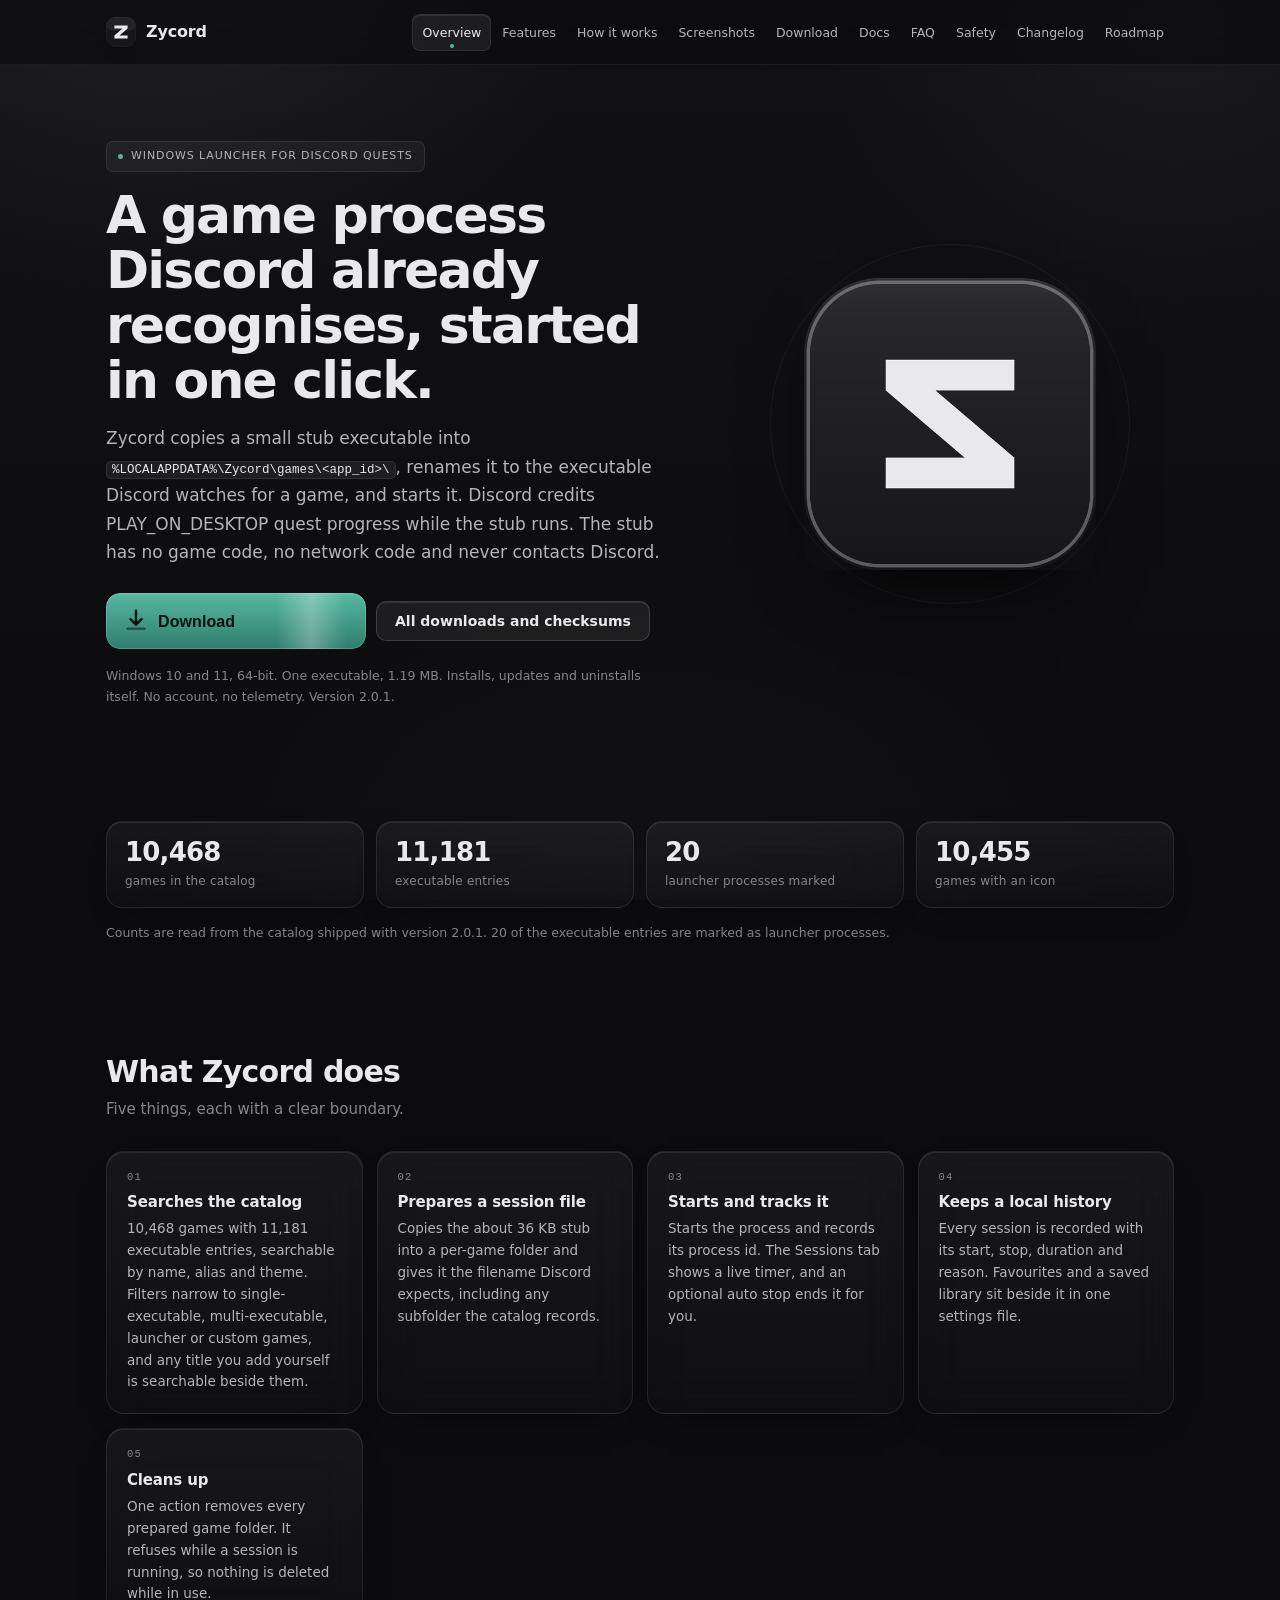
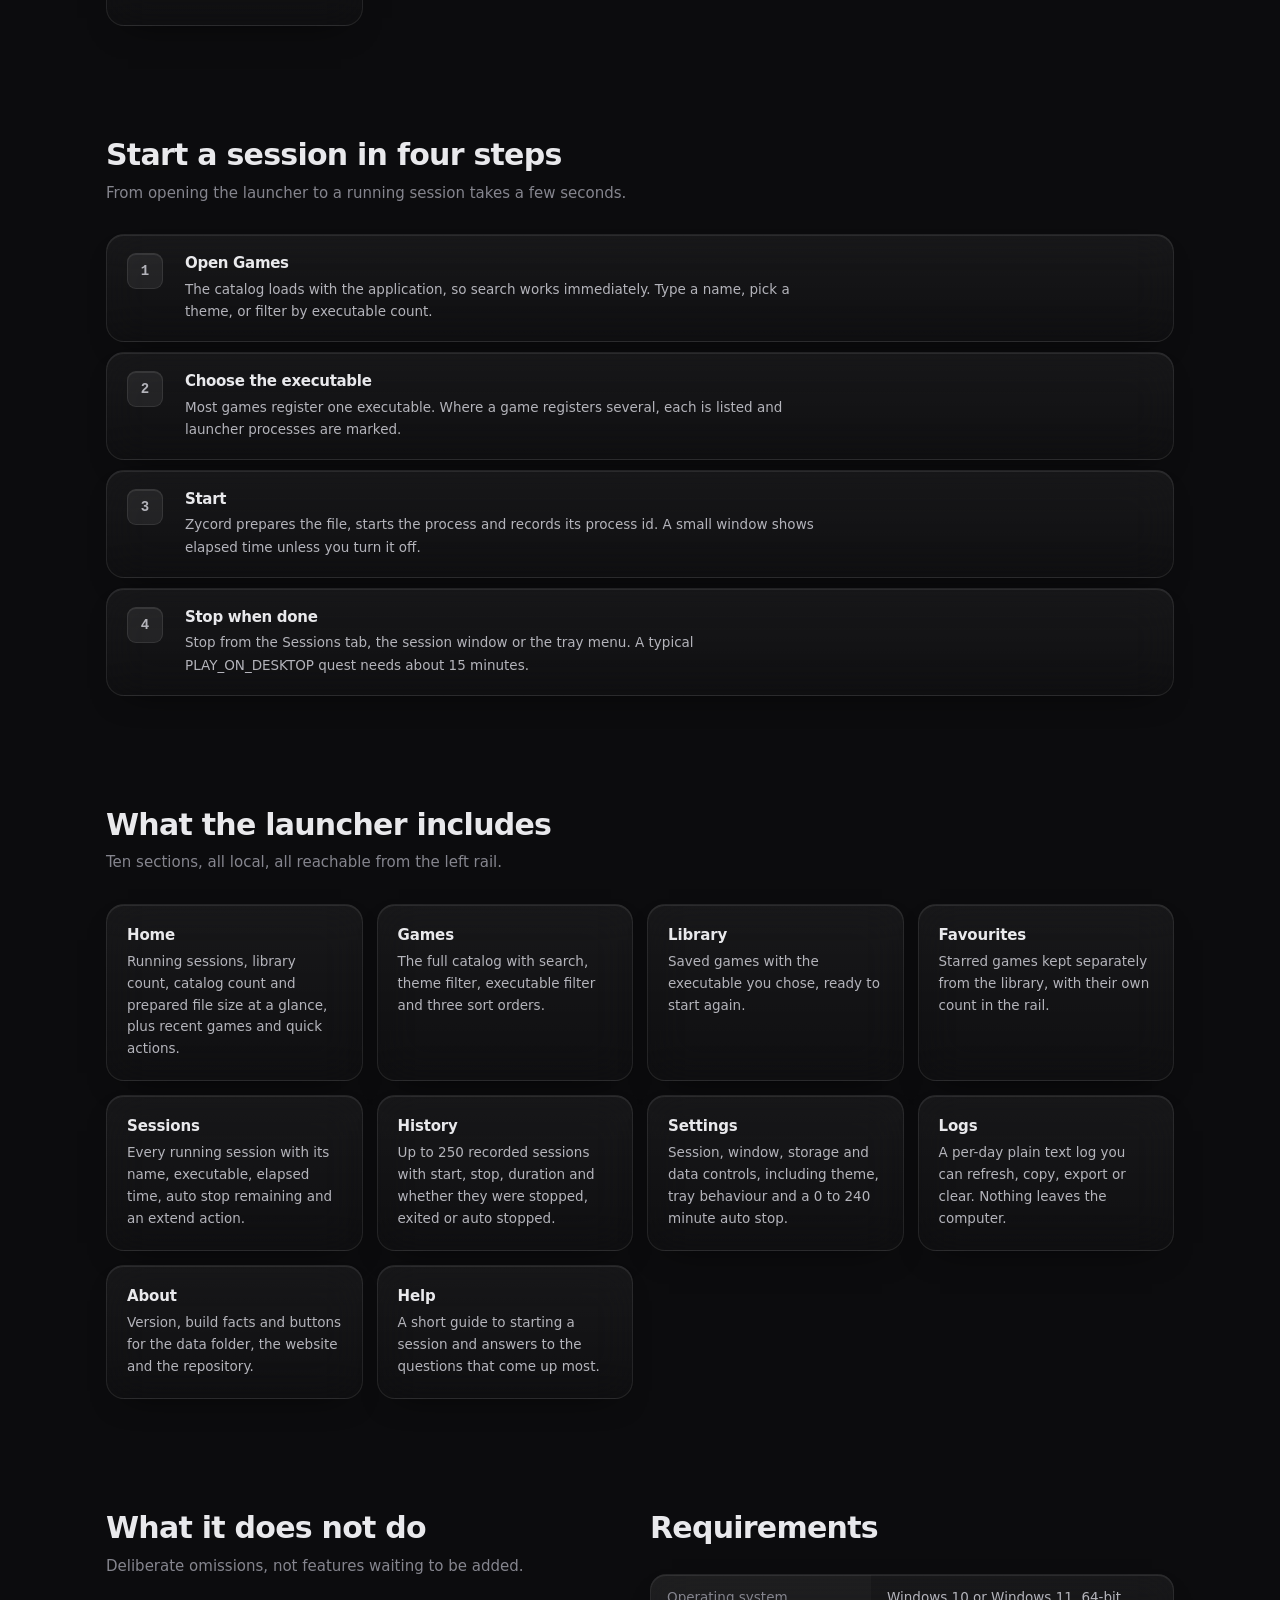
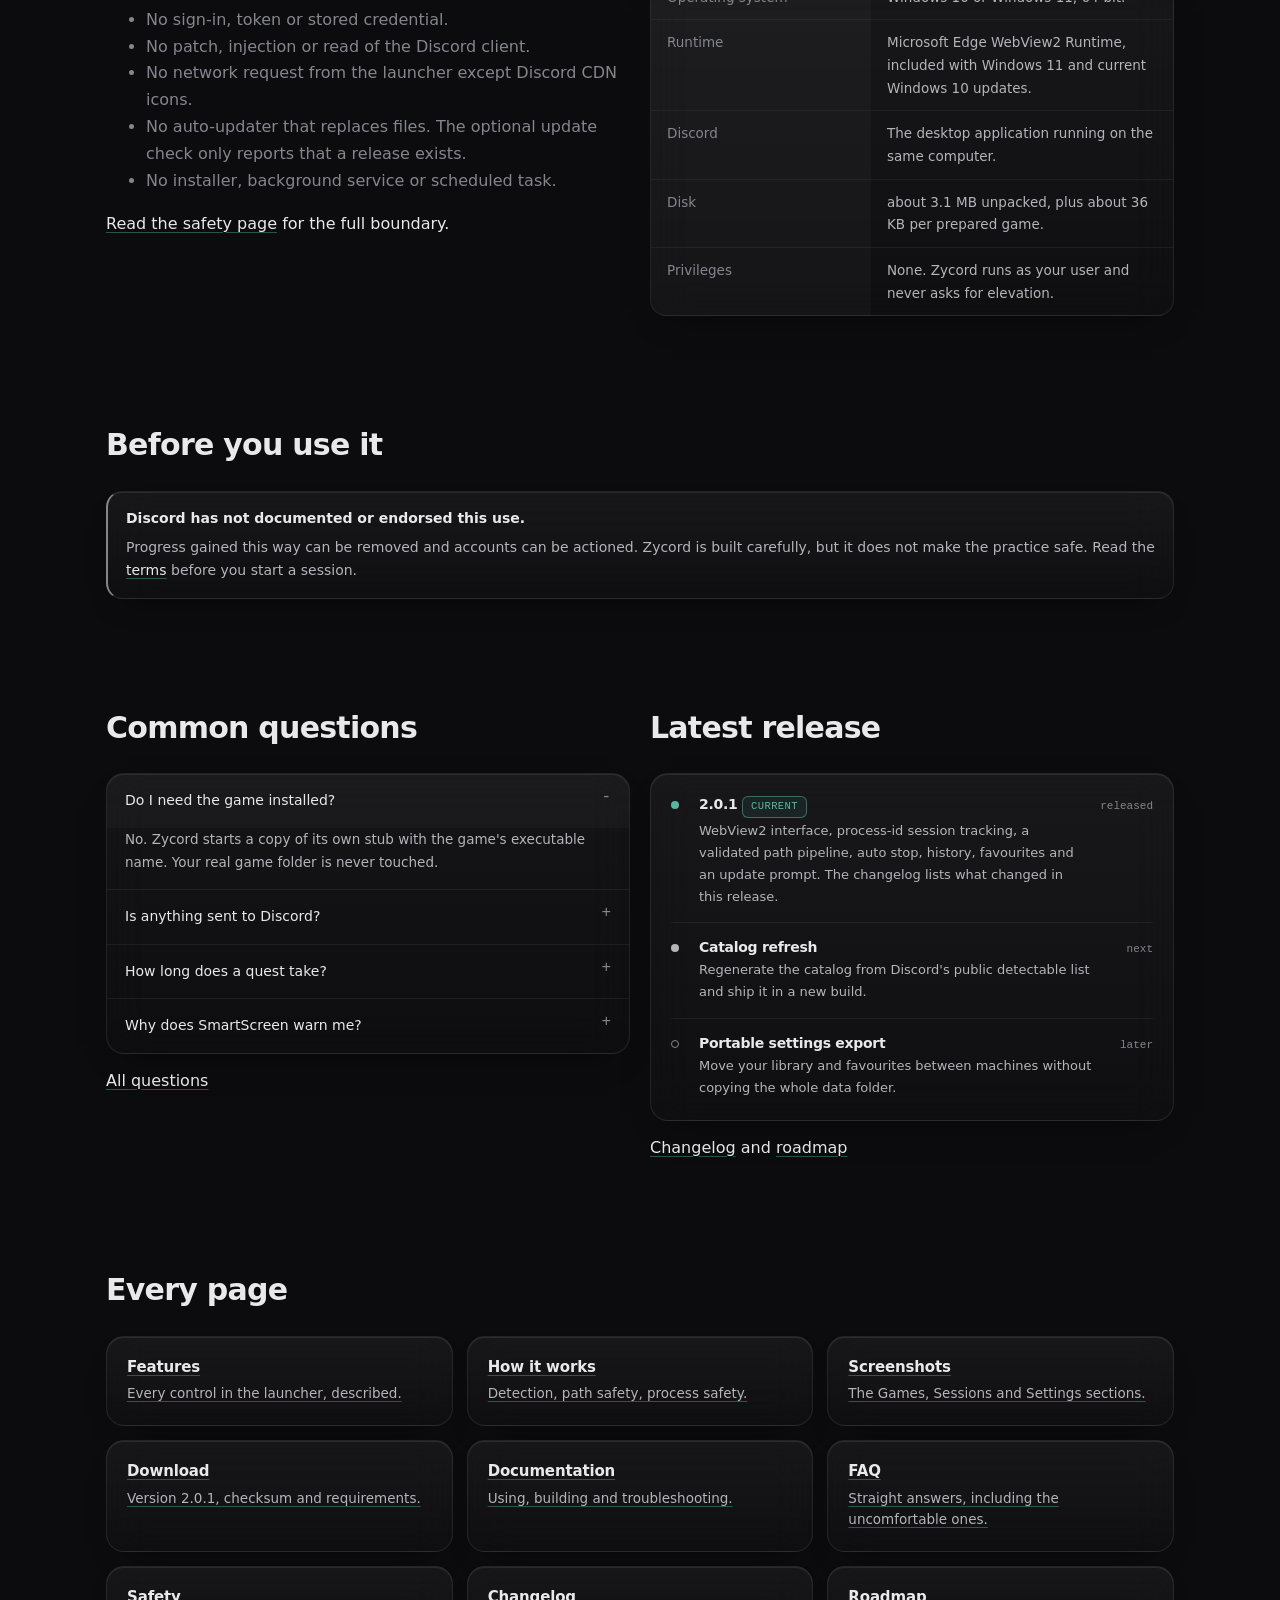
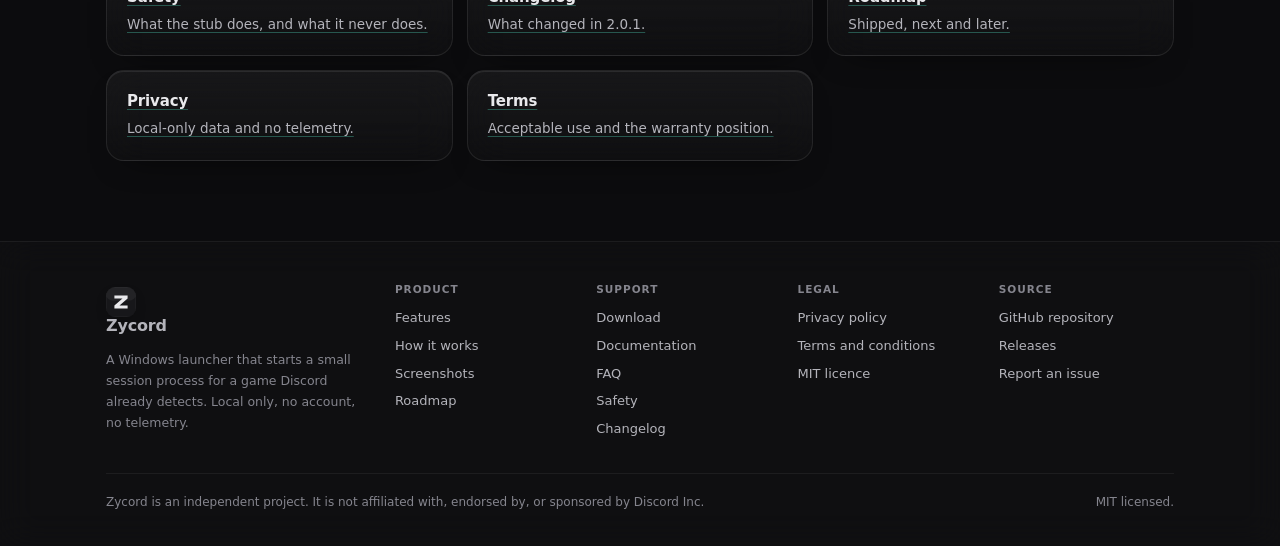
<file: site/index.html>
<!doctype html>
<html lang="en">
<head>
<meta charset="utf-8">
<meta name="viewport" content="width=device-width, initial-scale=1">
<title>Zycord | A Windows launcher for Discord quest progress</title>
<meta name="description" content="Zycord starts a small local stub under a game's executable name so Discord credits PLAY_ON_DESKTOP quests. 10,468 games, local only, no account, no telemetry.">
<link rel="canonical" href="https://izynu.github.io/zycord/">
<meta name="theme-color" content="#0c0c0e">
<meta name="color-scheme" content="dark">
<link rel="icon" href="favicon.ico" sizes="any">
<link rel="icon" href="assets/zycord.svg" type="image/svg+xml">
<link rel="apple-touch-icon" href="assets/mark-256.png">
<link rel="stylesheet" href="assets/site.css">
<meta property="og:type" content="website">
<meta property="og:site_name" content="Zycord">
<meta property="og:title" content="Zycord | A Windows launcher for Discord quest progress">
<meta property="og:description" content="Zycord starts a small local stub under a game's executable name so Discord credits PLAY_ON_DESKTOP quests. 10,468 games, local only, no account, no telemetry.">
<meta property="og:url" content="https://izynu.github.io/zycord/">
<meta property="og:image" content="https://izynu.github.io/zycord/assets/mark-512.png">
<meta name="twitter:card" content="summary">
<meta name="twitter:title" content="Zycord | A Windows launcher for Discord quest progress">
<meta name="twitter:description" content="Zycord starts a small local stub under a game's executable name so Discord credits PLAY_ON_DESKTOP quests. 10,468 games, local only, no account, no telemetry.">
</head>
<body>
<a class="skip" href="#main">Skip to content</a>

<header class="site-head">
  <div class="wrap">
    <a class="logo" href="index.html">
      <img src="assets/zycord.svg" alt="" width="30" height="30">
      <span class="logo-text">
        <span class="logo-name">Zycord</span>
      </span>
    </a>
    <button class="nav-toggle" id="nav-toggle" aria-expanded="false" aria-controls="site-nav">Menu</button>
    <nav class="site-nav" id="site-nav" aria-label="Main">
          <a href="index.html" class="is-active" aria-current="page">Overview</a>
          <a href="features.html">Features</a>
          <a href="how-it-works.html">How it works</a>
          <a href="screenshots.html">Screenshots</a>
          <a href="download.html">Download</a>
          <a href="docs.html">Docs</a>
          <a href="faq.html">FAQ</a>
          <a href="safety.html">Safety</a>
          <a href="changelog.html">Changelog</a>
          <a href="roadmap.html">Roadmap</a>
    </nav>
  </div>
</header>

<main id="main">

<section class="hero">
  <div class="wrap">
    <div>
      <p class="eyebrow">Windows launcher for Discord quests</p>
      <h1>A game process Discord already recognises, started in one click.</h1>
      <p class="hero-lede">
        Zycord copies a small stub executable into
        <code class="inline">%LOCALAPPDATA%\Zycord\games\&lt;app_id&gt;\</code>,
        renames it to the executable Discord watches for a game, and starts it.
        Discord credits PLAY_ON_DESKTOP quest progress while the stub runs. The
        stub has no game code, no network code and never contacts Discord.
      </p>
      <div class="hero-actions">
        <a class="hero-download" href="https://github.com/iZynu/zycord/releases/download/v2.0.1/Zycord-2.0.1.exe">
          <img src="assets/download-button.svg" alt="Download Zycord" width="260" height="56">
        </a>
        <a class="btn btn-secondary" href="download.html">All downloads and checksums</a>
      </div>
      <p class="hero-note">Windows 10 and 11, 64-bit. One executable, 1.19 MB. Installs, updates and uninstalls itself. No account, no telemetry. Version 2.0.1.</p>
    </div>
    <div class="hero-visual">
      <span class="hero-orbit" aria-hidden="true"></span>
      <img class="hero-mark" src="assets/mark-512.png" alt="The Zycord mark: a light Z on a dark rounded square" width="512" height="512">
    </div>
  </div>
</section>

<section class="section">
  <div class="wrap">

  <div class="stat-row">
    <div class="stat"><span class="stat-n">10,468</span><span class="stat-l">games in the catalog</span></div>
    <div class="stat"><span class="stat-n">11,181</span><span class="stat-l">executable entries</span></div>
    <div class="stat"><span class="stat-n">20</span><span class="stat-l">launcher processes marked</span></div>
    <div class="stat"><span class="stat-n">10,455</span><span class="stat-l">games with an icon</span></div>
  </div>
    <p class="muted" style="margin-top:14px;font-size:12.5px">
      Counts are read from the catalog shipped with version 2.0.1. 20 of the executable entries are marked as launcher processes.
    </p>
  </div>
</section>

<section class="section">
  <div class="wrap">
    <div class="section-head">
      <h2>What Zycord does</h2>
      <p>Five things, each with a clear boundary.</p>
    </div>
  <div class="grid">
    <div class="card">
      <span class="card-kicker">01</span>
      <h3>Searches the catalog</h3>
      <p>10,468 games with 11,181 executable entries, searchable by name, alias and theme. Filters narrow to single-executable, multi-executable, launcher or custom games, and any title you add yourself is searchable beside them.</p>
    </div>
    <div class="card">
      <span class="card-kicker">02</span>
      <h3>Prepares a session file</h3>
      <p>Copies the about 36 KB stub into a per-game folder and gives it the filename Discord expects, including any subfolder the catalog records.</p>
    </div>
    <div class="card">
      <span class="card-kicker">03</span>
      <h3>Starts and tracks it</h3>
      <p>Starts the process and records its process id. The Sessions tab shows a live timer, and an optional auto stop ends it for you.</p>
    </div>
    <div class="card">
      <span class="card-kicker">04</span>
      <h3>Keeps a local history</h3>
      <p>Every session is recorded with its start, stop, duration and reason. Favourites and a saved library sit beside it in one settings file.</p>
    </div>
    <div class="card">
      <span class="card-kicker">05</span>
      <h3>Cleans up</h3>
      <p>One action removes every prepared game folder. It refuses while a session is running, so nothing is deleted while in use.</p>
    </div>
  </div>
  </div>
</section>

<section class="section">
  <div class="wrap">
    <div class="section-head">
      <h2>Start a session in four steps</h2>
      <p>From opening the launcher to a running session takes a few seconds.</p>
    </div>
  <div class="steps">
    <div class="step">
      <div class="step-n">1</div>
      <div>
        <h3>Open Games</h3>
        <p>The catalog loads with the application, so search works immediately. Type a name, pick a theme, or filter by executable count.</p>
      </div>
    </div>
    <div class="step">
      <div class="step-n">2</div>
      <div>
        <h3>Choose the executable</h3>
        <p>Most games register one executable. Where a game registers several, each is listed and launcher processes are marked.</p>
      </div>
    </div>
    <div class="step">
      <div class="step-n">3</div>
      <div>
        <h3>Start</h3>
        <p>Zycord prepares the file, starts the process and records its process id. A small window shows elapsed time unless you turn it off.</p>
      </div>
    </div>
    <div class="step">
      <div class="step-n">4</div>
      <div>
        <h3>Stop when done</h3>
        <p>Stop from the Sessions tab, the session window or the tray menu. A typical PLAY_ON_DESKTOP quest needs about 15 minutes.</p>
      </div>
    </div>
  </div>
  </div>
</section>

<section class="section">
  <div class="wrap">
    <div class="section-head">
      <h2>What the launcher includes</h2>
      <p>Ten sections, all local, all reachable from the left rail.</p>
    </div>
  <div class="grid">
    <div class="card">
      <h3>Home</h3>
      <p>Running sessions, library count, catalog count and prepared file size at a glance, plus recent games and quick actions.</p>
    </div>
    <div class="card">
      <h3>Games</h3>
      <p>The full catalog with search, theme filter, executable filter and three sort orders.</p>
    </div>
    <div class="card">
      <h3>Library</h3>
      <p>Saved games with the executable you chose, ready to start again.</p>
    </div>
    <div class="card">
      <h3>Favourites</h3>
      <p>Starred games kept separately from the library, with their own count in the rail.</p>
    </div>
    <div class="card">
      <h3>Sessions</h3>
      <p>Every running session with its name, executable, elapsed time, auto stop remaining and an extend action.</p>
    </div>
    <div class="card">
      <h3>History</h3>
      <p>Up to 250 recorded sessions with start, stop, duration and whether they were stopped, exited or auto stopped.</p>
    </div>
    <div class="card">
      <h3>Settings</h3>
      <p>Session, window, storage and data controls, including theme, tray behaviour and a 0 to 240 minute auto stop.</p>
    </div>
    <div class="card">
      <h3>Logs</h3>
      <p>A per-day plain text log you can refresh, copy, export or clear. Nothing leaves the computer.</p>
    </div>
    <div class="card">
      <h3>About</h3>
      <p>Version, build facts and buttons for the data folder, the website and the repository.</p>
    </div>
    <div class="card">
      <h3>Help</h3>
      <p>A short guide to starting a session and answers to the questions that come up most.</p>
    </div>
  </div>
  </div>
</section>

<section class="section">
  <div class="wrap">
    <div class="split">
      <div>
        <div class="section-head">
          <h2>What it does not do</h2>
          <p>Deliberate omissions, not features waiting to be added.</p>
        </div>
        <ul class="muted">
          <li>No sign-in, token or stored credential.</li>
          <li>No patch, injection or read of the Discord client.</li>
          <li>No network request from the launcher except Discord CDN icons.</li>
          <li>No auto-updater that replaces files. The optional update check only reports that a release exists.</li>
          <li>No installer, background service or scheduled task.</li>
        </ul>
        <p style="margin-top:14px"><a href="safety.html">Read the safety page</a> for the full boundary.</p>
      </div>
      <div>
        <div class="section-head">
          <h2>Requirements</h2>
        </div>
  <table class="spec">
      <tr><th>Operating system</th><td>Windows 10 or Windows 11, 64-bit.</td></tr>
      <tr><th>Runtime</th><td>Microsoft Edge WebView2 Runtime, included with Windows 11 and current Windows 10 updates.</td></tr>
      <tr><th>Discord</th><td>The desktop application running on the same computer.</td></tr>
      <tr><th>Disk</th><td>about 3.1 MB unpacked, plus about 36 KB per prepared game.</td></tr>
      <tr><th>Privileges</th><td>None. Zycord runs as your user and never asks for elevation.</td></tr>
  </table>
      </div>
    </div>
  </div>
</section>

<section class="section">
  <div class="wrap">
    <div class="section-head">
      <h2>Before you use it</h2>
    </div>
  <div class="notice notice-warn">
    <span class="notice-title">Discord has not documented or endorsed this use.</span>
    Progress gained this way can be removed and accounts can be actioned. Zycord is built carefully, but it does not make the practice safe. Read the <a href="terms.html">terms</a> before you start a session.
  </div>
  </div>
</section>

<section class="section">
  <div class="wrap">
    <div class="split">
      <div>
        <div class="section-head">
          <h2>Common questions</h2>
        </div>
        <div class="faq">
          <details open>
            <summary>Do I need the game installed?</summary>
            <div class="answer"><p>No. Zycord starts a copy of its own stub with the game's executable name. Your real game folder is never touched.</p></div>
          </details>
          <details>
            <summary>Is anything sent to Discord?</summary>
            <div class="answer"><p>No. The launcher starts a local process. Discord's own client does the detection, and the stub makes no network call.</p></div>
          </details>
          <details>
            <summary>How long does a quest take?</summary>
            <div class="answer"><p>A typical PLAY_ON_DESKTOP quest needs about 15 minutes of the game appearing to run. Leave the session running and Discord credits it.</p></div>
          </details>
          <details>
            <summary>Why does SmartScreen warn me?</summary>
            <div class="answer"><p>The executable is not signed with a code-signing certificate. Choose More info and then Run anyway, or build from source.</p></div>
          </details>
        </div>
        <p style="margin-top:14px"><a href="faq.html">All questions</a></p>
      </div>
      <div>
        <div class="section-head">
          <h2>Latest release</h2>
        </div>
        <div class="road">
          <div class="road-item">
            <span class="road-dot is-shipped" aria-hidden="true"></span>
            <div>
              <h3>2.0.1 <span class="badge badge-live">Current</span></h3>
              <p>WebView2 interface, process-id session tracking, a validated path pipeline, auto stop, history, favourites and an update prompt. The changelog lists what changed in this release.</p>
            </div>
            <span class="road-when">released</span>
          </div>
          <div class="road-item">
            <span class="road-dot is-next" aria-hidden="true"></span>
            <div>
              <h3>Catalog refresh</h3>
              <p>Regenerate the catalog from Discord's public detectable list and ship it in a new build.</p>
            </div>
            <span class="road-when">next</span>
          </div>
          <div class="road-item">
            <span class="road-dot is-later" aria-hidden="true"></span>
            <div>
              <h3>Portable settings export</h3>
              <p>Move your library and favourites between machines without copying the whole data folder.</p>
            </div>
            <span class="road-when">later</span>
          </div>
        </div>
        <p style="margin-top:14px"><a href="changelog.html">Changelog</a> and <a href="roadmap.html">roadmap</a></p>
      </div>
    </div>
  </div>
</section>

<section class="section">
  <div class="wrap">
    <div class="section-head">
      <h2>Every page</h2>
    </div>
    <div class="grid-3">
      <a class="card" href="features.html"><h3>Features</h3><p>Every control in the launcher, described.</p></a>
      <a class="card" href="how-it-works.html"><h3>How it works</h3><p>Detection, path safety, process safety.</p></a>
      <a class="card" href="screenshots.html"><h3>Screenshots</h3><p>The Games, Sessions and Settings sections.</p></a>
      <a class="card" href="download.html"><h3>Download</h3><p>Version 2.0.1, checksum and requirements.</p></a>
      <a class="card" href="docs.html"><h3>Documentation</h3><p>Using, building and troubleshooting.</p></a>
      <a class="card" href="faq.html"><h3>FAQ</h3><p>Straight answers, including the uncomfortable ones.</p></a>
      <a class="card" href="safety.html"><h3>Safety</h3><p>What the stub does, and what it never does.</p></a>
      <a class="card" href="changelog.html"><h3>Changelog</h3><p>What changed in 2.0.1.</p></a>
      <a class="card" href="roadmap.html"><h3>Roadmap</h3><p>Shipped, next and later.</p></a>
      <a class="card" href="privacy.html"><h3>Privacy</h3><p>Local-only data and no telemetry.</p></a>
      <a class="card" href="terms.html"><h3>Terms</h3><p>Acceptable use and the warranty position.</p></a>
    </div>
  </div>
</section>

</main>

<footer class="site-foot">
  <div class="wrap">
    <div class="foot-grid">
      <div class="foot-col foot-brand">
        <a class="logo" href="index.html">
          <img src="assets/zycord.svg" alt="" width="28" height="28">
          <span class="logo-text">
            <span class="logo-name">Zycord</span>
          </span>
        </a>
        <p>A Windows launcher that starts a small session process for a game Discord already detects. Local only, no account, no telemetry.</p>
      </div>
      <div class="foot-col">
        <h4>Product</h4>
        <a href="features.html">Features</a>
        <a href="how-it-works.html">How it works</a>
        <a href="screenshots.html">Screenshots</a>
        <a href="roadmap.html">Roadmap</a>
      </div>
      <div class="foot-col">
        <h4>Support</h4>
        <a href="download.html">Download</a>
        <a href="docs.html">Documentation</a>
        <a href="faq.html">FAQ</a>
        <a href="safety.html">Safety</a>
        <a href="changelog.html">Changelog</a>
      </div>
      <div class="foot-col">
        <h4>Legal</h4>
        <a href="privacy.html">Privacy policy</a>
        <a href="terms.html">Terms and conditions</a>
        <a href="https://github.com/iZynu/zycord/blob/HEAD/LICENSE" rel="noopener">MIT licence</a>
      </div>
      <div class="foot-col">
        <h4>Source</h4>
        <a href="https://github.com/iZynu/zycord" rel="noopener">GitHub repository</a>
        <a href="https://github.com/iZynu/zycord/releases" rel="noopener">Releases</a>
        <a href="https://github.com/iZynu/zycord/issues" rel="noopener">Report an issue</a>
      </div>
    </div>
    <div class="foot-legal">
      <span>Zycord is an independent project. It is not affiliated with, endorsed by, or sponsored by Discord Inc.</span>
      <span>MIT licensed.</span>
    </div>
  </div>
</footer>

<script src="assets/site.js"></script>
</body>
</html>
</file>
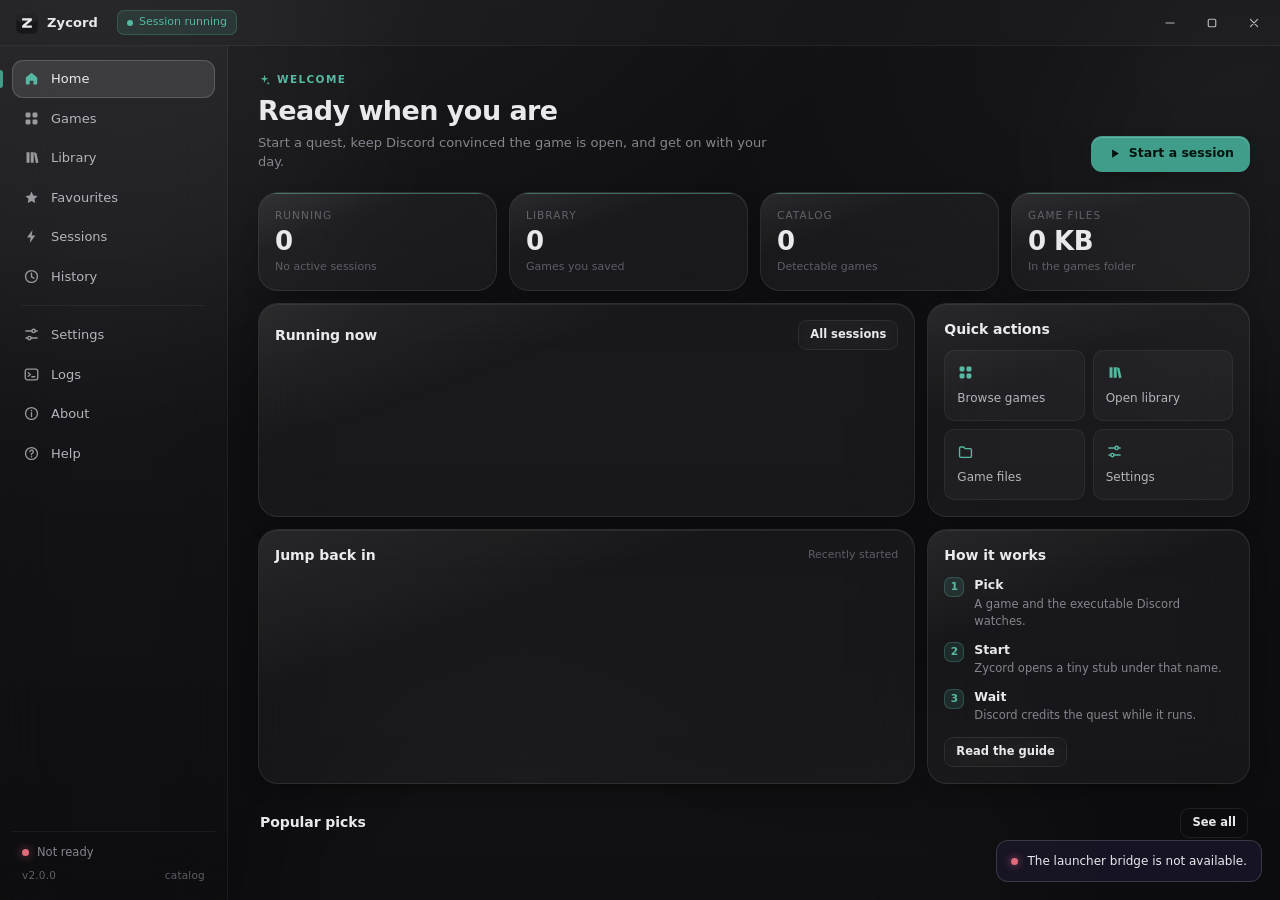
<file: app/renderer/index.html>
<!doctype html>
<html lang="en" data-theme="glass">
<head>
<meta charset="utf-8">
<meta name="viewport" content="width=device-width, initial-scale=1">
<meta http-equiv="Content-Security-Policy"
      content="default-src 'self'; img-src 'self' data: https://cdn.discordapp.com; style-src 'self'; script-src 'self'; connect-src 'self'; base-uri 'none'; form-action 'none'">
<title>Zycord</title>
<link rel="stylesheet" href="app.css">
</head>
<body>

<svg class="sprite" aria-hidden="true" focusable="false">
  <symbol id="i-home" viewBox="0 0 24 24"><path d="M4 10.6 12 4l8 6.6V19a1.4 1.4 0 0 1-1.4 1.4h-3.9v-5.2H9.3v5.2H5.4A1.4 1.4 0 0 1 4 19z"/></symbol>
  <symbol id="i-grid" viewBox="0 0 24 24"><rect x="3.6" y="3.6" width="7" height="7" rx="2"/><rect x="13.4" y="3.6" width="7" height="7" rx="2"/><rect x="3.6" y="13.4" width="7" height="7" rx="2"/><rect x="13.4" y="13.4" width="7" height="7" rx="2"/></symbol>
  <symbol id="i-library" viewBox="0 0 24 24"><path d="M5 4.6h4.2v14.8H5zM10.9 4.6h4.2v14.8h-4.2z"/><path d="m16.9 5.9 3.6 1 3 13.4-3.6 1z" transform="translate(-1.6 -1.2)"/></symbol>
  <symbol id="i-star" viewBox="0 0 24 24"><path d="m12 3.7 2.6 5.3 5.9.9-4.3 4.1 1 5.8-5.2-2.7-5.2 2.7 1-5.8L3.5 9.9l5.9-.9z"/></symbol>
  <symbol id="i-bolt" viewBox="0 0 24 24"><path d="M13.4 2.8 5.6 13.5h5.1l-1.1 7.7 7.8-10.7h-5.1z"/></symbol>
  <symbol id="i-clock" viewBox="0 0 24 24"><circle cx="12" cy="12" r="8.4" fill="none" stroke="currentColor" stroke-width="1.9"/><path d="M12 7.3v5.1l3.4 2" fill="none" stroke="currentColor" stroke-width="1.9" stroke-linecap="round"/></symbol>
  <symbol id="i-sliders" viewBox="0 0 24 24"><path d="M4 7h9M17 7h3M4 17h3M11 17h9" fill="none" stroke="currentColor" stroke-width="1.9" stroke-linecap="round"/><circle cx="15" cy="7" r="2.4" fill="none" stroke="currentColor" stroke-width="1.9"/><circle cx="9" cy="17" r="2.4" fill="none" stroke="currentColor" stroke-width="1.9"/></symbol>
  <symbol id="i-terminal" viewBox="0 0 24 24"><rect x="3.2" y="4.4" width="17.6" height="15.2" rx="3" fill="none" stroke="currentColor" stroke-width="1.9"/><path d="m7.4 9.6 2.9 2.5-2.9 2.5M12.4 15.2h4.2" fill="none" stroke="currentColor" stroke-width="1.9" stroke-linecap="round" stroke-linejoin="round"/></symbol>
  <symbol id="i-info" viewBox="0 0 24 24"><circle cx="12" cy="12" r="8.4" fill="none" stroke="currentColor" stroke-width="1.9"/><path d="M12 11v5.2" fill="none" stroke="currentColor" stroke-width="1.9" stroke-linecap="round"/><circle cx="12" cy="7.9" r="1.2"/></symbol>
  <symbol id="i-help" viewBox="0 0 24 24"><circle cx="12" cy="12" r="8.4" fill="none" stroke="currentColor" stroke-width="1.9"/><path d="M9.7 9.5a2.4 2.4 0 1 1 3.2 2.3c-.7.3-.9.8-.9 1.5v.4" fill="none" stroke="currentColor" stroke-width="1.9" stroke-linecap="round"/><circle cx="12" cy="16.6" r="1.1"/></symbol>
  <symbol id="i-search" viewBox="0 0 24 24"><circle cx="10.8" cy="10.8" r="6.4" fill="none" stroke="currentColor" stroke-width="1.9"/><path d="m15.6 15.6 4.2 4.2" fill="none" stroke="currentColor" stroke-width="1.9" stroke-linecap="round"/></symbol>
  <symbol id="i-play" viewBox="0 0 24 24"><path d="M8.2 5.4 19 12 8.2 18.6z"/></symbol>
  <symbol id="i-stop" viewBox="0 0 24 24"><rect x="6.4" y="6.4" width="11.2" height="11.2" rx="2.6"/></symbol>
  <symbol id="i-trash" viewBox="0 0 24 24"><path d="M4.6 7h14.8M9.4 7V4.8h5.2V7M6.6 7l.9 12.2h9l.9-12.2" fill="none" stroke="currentColor" stroke-width="1.9" stroke-linecap="round" stroke-linejoin="round"/></symbol>
  <symbol id="i-plus" viewBox="0 0 24 24"><path d="M12 5v14M5 12h14" fill="none" stroke="currentColor" stroke-width="2.1" stroke-linecap="round"/></symbol>
  <symbol id="i-external" viewBox="0 0 24 24"><path d="M13.4 4.6h6v6M19.4 4.6l-8 8" fill="none" stroke="currentColor" stroke-width="1.9" stroke-linecap="round" stroke-linejoin="round"/><path d="M18.2 14.4v4.2a1.4 1.4 0 0 1-1.4 1.4H5.4A1.4 1.4 0 0 1 4 18.6V7.2a1.4 1.4 0 0 1 1.4-1.4h4.2" fill="none" stroke="currentColor" stroke-width="1.9" stroke-linecap="round"/></symbol>
  <symbol id="i-folder" viewBox="0 0 24 24"><path d="M3.6 7.4A1.8 1.8 0 0 1 5.4 5.6h4l2 2.4h7.2a1.8 1.8 0 0 1 1.8 1.8v8.6a1.8 1.8 0 0 1-1.8 1.8H5.4a1.8 1.8 0 0 1-1.8-1.8z" fill="none" stroke="currentColor" stroke-width="1.9" stroke-linejoin="round"/></symbol>
  <symbol id="i-copy" viewBox="0 0 24 24"><rect x="8.6" y="8.6" width="11" height="11" rx="2.6" fill="none" stroke="currentColor" stroke-width="1.9"/><path d="M15.4 5.8a2 2 0 0 0-2-1.4H6.4a2 2 0 0 0-2 2v7a2 2 0 0 0 1.4 2" fill="none" stroke="currentColor" stroke-width="1.9" stroke-linecap="round"/></symbol>
  <symbol id="i-refresh" viewBox="0 0 24 24"><path d="M19.4 12a7.4 7.4 0 1 1-2.2-5.2M19.6 4.4v4.8h-4.8" fill="none" stroke="currentColor" stroke-width="1.9" stroke-linecap="round" stroke-linejoin="round"/></symbol>
  <symbol id="i-download" viewBox="0 0 24 24"><path d="M12 4.4v10.2M7.8 10.6 12 14.8l4.2-4.2M5 19.2h14" fill="none" stroke="currentColor" stroke-width="1.9" stroke-linecap="round" stroke-linejoin="round"/></symbol>
  <symbol id="i-close" viewBox="0 0 24 24"><path d="m6.6 6.6 10.8 10.8M17.4 6.6 6.6 17.4" fill="none" stroke="currentColor" stroke-width="1.8" stroke-linecap="round"/></symbol>
  <symbol id="i-min" viewBox="0 0 24 24"><path d="M6 12h12" fill="none" stroke="currentColor" stroke-width="1.8" stroke-linecap="round"/></symbol>
  <symbol id="i-max" viewBox="0 0 24 24"><rect x="6.4" y="6.4" width="11.2" height="11.2" rx="2" fill="none" stroke="currentColor" stroke-width="1.8"/></symbol>
  <symbol id="i-restore" viewBox="0 0 24 24"><rect x="4.6" y="8.4" width="10.2" height="10.2" rx="2" fill="none" stroke="currentColor" stroke-width="1.8"/><path d="M8.4 8.4V6.6a2 2 0 0 1 2-2h7a2 2 0 0 1 2 2v7a2 2 0 0 1-2 2h-1.8" fill="none" stroke="currentColor" stroke-width="1.8"/></symbol>
  <symbol id="i-check" viewBox="0 0 24 24"><path d="m5.4 12.6 4.2 4.2 9-9.4" fill="none" stroke="currentColor" stroke-width="2.1" stroke-linecap="round" stroke-linejoin="round"/></symbol>
  <symbol id="i-alert" viewBox="0 0 24 24"><path d="M12 4.2 21 19.8H3z" fill="none" stroke="currentColor" stroke-width="1.9" stroke-linejoin="round"/><path d="M12 9.8v4.4" fill="none" stroke="currentColor" stroke-width="1.9" stroke-linecap="round"/><circle cx="12" cy="17" r="1.1"/></symbol>
  <symbol id="i-chevron" viewBox="0 0 24 24"><path d="m9 6 6 6-6 6" fill="none" stroke="currentColor" stroke-width="2" stroke-linecap="round" stroke-linejoin="round"/></symbol>
  <symbol id="i-spark" viewBox="0 0 24 24"><path d="M12 3.4 13.7 9l5.6 1.7-5.6 1.7L12 18l-1.7-5.6L4.7 10.7 10.3 9z"/><path d="M18.6 15.2 19.4 18l2.8.8-2.8.8-.8 2.8-.8-2.8-2.8-.8 2.8-.8z"/></symbol>
  <symbol id="i-shield" viewBox="0 0 24 24"><path d="M12 3.4 19.2 6v5.8c0 4.4-3 7.6-7.2 8.8-4.2-1.2-7.2-4.4-7.2-8.8V6z" fill="none" stroke="currentColor" stroke-width="1.9" stroke-linejoin="round"/><path d="m8.8 11.8 2.2 2.2 4.2-4.4" fill="none" stroke="currentColor" stroke-width="1.9" stroke-linecap="round" stroke-linejoin="round"/></symbol>
</svg>
<div class="frame">
  <div class="aurora" aria-hidden="true"><i class="b b1"></i><i class="b b2"></i><i class="b b3"></i><i class="b b4"></i></div>

  <header class="titlebar">
    <div class="tb-drag" id="tb-drag">
      <img class="tb-mark" src="mark.svg" alt="" width="22" height="22">
      <span class="tb-name">Zycord</span>
      <span class="tb-state" id="tb-state" hidden>Session running</span>
    </div>
    <div class="tb-actions">
      <button class="tb-btn" id="tb-min" title="Minimise" aria-label="Minimise"><svg><use href="#i-min"/></svg></button>
      <button class="tb-btn" id="tb-max" title="Maximise" aria-label="Maximise"><svg><use href="#i-max"/></svg></button>
      <button class="tb-btn is-close" id="tb-close" title="Close" aria-label="Close"><svg><use href="#i-close"/></svg></button>
    </div>
  </header>

  <div class="body">
    <aside class="rail">
      <nav class="nav" id="nav" aria-label="Sections">
        <button class="nav-item is-active" data-page="home"><svg><use href="#i-home"/></svg><span>Home</span></button>
        <button class="nav-item" data-page="games"><svg><use href="#i-grid"/></svg><span>Games</span></button>
        <button class="nav-item" data-page="library"><svg><use href="#i-library"/></svg><span>Library</span><em class="nav-count" id="nav-library" hidden>0</em></button>
        <button class="nav-item" data-page="favorites"><svg><use href="#i-star"/></svg><span>Favourites</span><em class="nav-count" id="nav-fav" hidden>0</em></button>
        <button class="nav-item" data-page="sessions"><svg><use href="#i-bolt"/></svg><span>Sessions</span><em class="nav-count is-live" id="nav-sessions" hidden>0</em></button>
        <button class="nav-item" data-page="history"><svg><use href="#i-clock"/></svg><span>History</span></button>
        <div class="nav-sep"></div>
        <button class="nav-item" data-page="settings"><svg><use href="#i-sliders"/></svg><span>Settings</span></button>
        <button class="nav-item" data-page="logs"><svg><use href="#i-terminal"/></svg><span>Logs</span></button>
        <button class="nav-item" data-page="about"><svg><use href="#i-info"/></svg><span>About</span></button>
        <button class="nav-item" data-page="help"><svg><use href="#i-help"/></svg><span>Help</span></button>
      </nav>

      <div class="rail-foot">
        <div class="foot-row">
          <span class="dot" id="foot-dot"></span>
          <span id="foot-status">Starting</span>
        </div>
        <div class="foot-meta"><span id="foot-version">v2.0.0</span><span id="foot-catalog">catalog</span></div>
      </div>
    </aside>

    <main class="main" id="main">
      <section class="page is-active" id="page-home">
        <header class="page-head">
          <div>
            <p class="eyebrow"><svg class="eyebrow-ico"><use href="#i-spark"/></svg><span id="home-eyebrow">Welcome</span></p>
            <h1 id="home-title">Ready when you are</h1>
            <p class="lede">Start a quest, keep Discord convinced the game is open, and get on with your day.</p>
          </div>
          <div class="head-actions">
            <button class="btn is-primary" data-go="games"><svg><use href="#i-play"/></svg>Start a session</button>
          </div>
        </header>

        <div class="stat-row">
          <div class="glass stat">
            <span class="stat-label">Running</span>
            <strong class="stat-value" id="stat-running">0</strong>
            <span class="stat-note" id="stat-running-note">No active sessions</span>
          </div>
          <div class="glass stat">
            <span class="stat-label">Library</span>
            <strong class="stat-value" id="stat-library">0</strong>
            <span class="stat-note">Games you saved</span>
          </div>
          <div class="glass stat">
            <span class="stat-label">Catalog</span>
            <strong class="stat-value" id="stat-catalog">0</strong>
            <span class="stat-note">Detectable games</span>
          </div>
          <div class="glass stat">
            <span class="stat-label">Game files</span>
            <strong class="stat-value" id="stat-disk">0 KB</strong>
            <span class="stat-note" id="stat-disk-note">In the games folder</span>
          </div>
        </div>

        <div class="home-grid">
          <div class="glass panel span-2">
            <div class="panel-head">
              <h2>Running now</h2>
              <button class="btn is-ghost is-small" data-go="sessions">All sessions</button>
            </div>
            <div class="run-list" id="home-running"></div>
          </div>

          <div class="glass panel">
            <div class="panel-head"><h2>Quick actions</h2></div>
            <div class="quick-grid">
              <button class="quick" data-go="games"><svg><use href="#i-grid"/></svg><span>Browse games</span></button>
              <button class="quick" data-go="library"><svg><use href="#i-library"/></svg><span>Open library</span></button>
              <button class="quick" id="quick-folder"><svg><use href="#i-folder"/></svg><span>Game files</span></button>
              <button class="quick" data-go="settings"><svg><use href="#i-sliders"/></svg><span>Settings</span></button>
            </div>
          </div>

          <div class="glass panel span-2">
            <div class="panel-head">
              <h2>Jump back in</h2>
              <span class="panel-note" id="recent-note">Recently started</span>
            </div>
            <div class="chip-row" id="home-recent"></div>
          </div>

          <div class="glass panel">
            <div class="panel-head"><h2>How it works</h2></div>
            <ol class="steps">
              <li><b>Pick</b><span>A game and the executable Discord watches.</span></li>
              <li><b>Start</b><span>Zycord opens a tiny stub under that name.</span></li>
              <li><b>Wait</b><span>Discord credits the quest while it runs.</span></li>
            </ol>
            <button class="btn is-ghost is-small" data-go="help">Read the guide</button>
          </div>
        </div>

        <div class="panel-head section-head">
          <h2>Popular picks</h2>
          <button class="btn is-ghost is-small" data-go="games">See all</button>
        </div>
        <div class="card-grid" id="home-popular"></div>
      </section>

      <section class="page" id="page-games">
        <header class="page-head">
          <div>
            <p class="eyebrow">Catalog</p>
            <h1>Games</h1>
            <p class="lede">Every game Discord can detect, plus any you add yourself. Search, choose the executable, start a session.</p>
          </div>
          <div class="head-actions">
            <button class="btn is-ghost" id="custom-btn"><svg><use href="#i-plus"/></svg>Custom game</button>
          </div>
        </header>

        <div class="glass toolbar">
          <div class="search-wrap">
            <svg class="search-ico"><use href="#i-search"/></svg>
            <input class="search" id="search" type="search" placeholder="Search by name or alias" autocomplete="off" spellcheck="false" aria-label="Search games">
            <button class="search-clear" id="search-clear" hidden aria-label="Clear search"><svg><use href="#i-close"/></svg></button>
          </div>
          <select class="select" id="theme-filter" aria-label="Theme">
            <option value="">Any theme</option>
          </select>
          <select class="select" id="sort" aria-label="Sort">
            <option value="name">Name A to Z</option>
            <option value="name-desc">Name Z to A</option>
            <option value="exes">Most executables</option>
          </select>
        </div>

        <div class="chip-row filters" id="filters">
          <button class="chip is-on" data-filter="all">All games</button>
          <button class="chip" data-filter="single">Single executable</button>
          <button class="chip" data-filter="multi">Multiple executables</button>
          <button class="chip" data-filter="launcher">Has launcher</button>
          <button class="chip" data-filter="custom">Custom games</button>
        </div>

        <div class="result-bar">
          <span id="result-count">Loading catalog</span>
          <span class="result-hint" id="result-hint"></span>
        </div>

        <div class="card-grid" id="game-grid"></div>

        <div class="notice" id="unsupported-note" hidden>
          <svg><use href="#i-alert"/></svg>
          <div>
            <p id="unsupported-text"></p>
            <p class="notice-sub">Discord lists it, but publishes no executable for it, so no process can be matched and a quest cannot be credited. This is not a gap in Zycord, and no setting changes it.</p>
          </div>
        </div>

        <div class="empty" id="games-empty" hidden>
          <svg><use href="#i-search"/></svg>
          <h3>No games match</h3>
          <p>Try a shorter search, or clear the filters.</p>
        </div>
        <div class="load-more"><button class="btn is-ghost" id="load-more" hidden>Show more games</button></div>
      </section>

      <section class="page" id="page-library">
        <header class="page-head">
          <div>
            <p class="eyebrow">Saved</p>
            <h1>Library</h1>
            <p class="lede">Your saved games, ready to start in one click.</p>
          </div>
          <div class="head-actions">
            <button class="btn is-ghost is-danger" id="library-clear"><svg><use href="#i-trash"/></svg>Clear</button>
          </div>
        </header>
        <div class="card-grid" id="library-grid"></div>
        <div class="empty" id="library-empty">
          <svg><use href="#i-library"/></svg>
          <h3>Your library is empty</h3>
          <p>Open a game in the catalog and add it to your library.</p>
          <button class="btn is-primary" data-go="games">Browse games</button>
        </div>
      </section>

      <section class="page" id="page-favorites">
        <header class="page-head">
          <div>
            <p class="eyebrow">Starred</p>
            <h1>Favourites</h1>
            <p class="lede">The games you reach for most. Star any game from the catalog.</p>
          </div>
        </header>
        <div class="card-grid" id="favorites-grid"></div>
        <div class="empty" id="favorites-empty">
          <svg><use href="#i-star"/></svg>
          <h3>Nothing starred yet</h3>
          <p>Star a game to pin it here.</p>
          <button class="btn is-primary" data-go="games">Browse games</button>
        </div>
      </section>

      <section class="page" id="page-sessions">
        <header class="page-head">
          <div>
            <p class="eyebrow">Live</p>
            <h1>Sessions</h1>
            <p class="lede">Each running stub keeps Discord seeing a live game process.</p>
          </div>
          <div class="head-actions">
            <button class="btn is-ghost is-danger" id="stop-all"><svg><use href="#i-stop"/></svg>Stop all</button>
          </div>
        </header>
        <div class="session-list" id="session-list"></div>
        <div class="empty" id="sessions-empty">
          <svg><use href="#i-bolt"/></svg>
          <h3>No sessions running</h3>
          <p>Start a game and it will appear here with a live timer.</p>
          <button class="btn is-primary" data-go="games">Start a session</button>
        </div>
      </section>

      <section class="page" id="page-history">
        <header class="page-head">
          <div>
            <p class="eyebrow">Log</p>
            <h1>History</h1>
            <p class="lede">Every session Zycord started, with how long it ran.</p>
          </div>
          <div class="head-actions">
            <button class="btn is-ghost is-danger" id="history-clear"><svg><use href="#i-trash"/></svg>Clear</button>
          </div>
        </header>
        <div class="glass table-wrap">
          <table class="table">
            <thead><tr><th>Game</th><th>Started</th><th>Duration</th><th>Ended</th><th>Reason</th></tr></thead>
            <tbody id="history-body"></tbody>
          </table>
          <div class="empty is-inset" id="history-empty">
            <svg><use href="#i-clock"/></svg>
            <h3>No history yet</h3>
            <p>Sessions you run will be listed here.</p>
          </div>
        </div>
      </section>
      <section class="page" id="page-settings">
        <header class="page-head">
          <div>
            <p class="eyebrow">Preferences</p>
            <h1>Settings</h1>
            <p class="lede">Everything is stored on this PC in your local app data folder.</p>
          </div>
          <div class="head-actions">
            <button class="btn is-ghost" id="settings-reset"><svg><use href="#i-refresh"/></svg>Reset</button>
          </div>
        </header>

        <div class="settings-grid">
          <div class="glass panel">
            <div class="panel-head"><h2>Sessions</h2></div>
            <label class="row">
              <span><b>Show the session window</b><small>A small window with a timer while a game runs.</small></span>
              <input type="checkbox" class="switch" data-setting="showSessionWindow">
            </label>
            <label class="row">
              <span><b>Confirm before starting</b><small>Ask first, so a stray click cannot start a game.</small></span>
              <input type="checkbox" class="switch" data-setting="confirmOnStart">
            </label>
            <label class="row">
              <span><b>Confirm before stopping</b><small>Ask before a session is ended early.</small></span>
              <input type="checkbox" class="switch" data-setting="confirmBeforeStop">
            </label>
            <label class="row">
              <span><b>Auto stop</b><small>End every session automatically after this long. Zero means off.</small></span>
              <span class="stepper">
                <button type="button" data-step="-15" aria-label="Decrease">-</button>
                <input type="number" id="auto-stop" min="0" max="240" step="15" value="0" aria-label="Auto stop minutes">
                <button type="button" data-step="15" aria-label="Increase">+</button>
                <em>min</em>
              </span>
            </label>
          </div>

          <div class="glass panel">
            <div class="panel-head"><h2>Window</h2></div>
            <label class="row">
              <span><b>Minimise to the tray</b><small>Closing the window keeps Zycord and its sessions running.</small></span>
              <input type="checkbox" class="switch" data-setting="minimiseToTray">
            </label>
            <label class="row">
              <span><b>Start minimised</b><small>Open straight into the tray.</small></span>
              <input type="checkbox" class="switch" data-setting="startMinimised">
            </label>
            <label class="row">
              <span><b>Keep on top</b><small>Leave the window above other windows.</small></span>
              <input type="checkbox" class="switch" data-setting="keepOnTop">
            </label>
            <label class="row">
              <span><b>Reduce motion</b><small>Turn off the background animation.</small></span>
              <input type="checkbox" class="switch" data-setting="reduceMotion">
            </label>
            <label class="row">
              <span><b>Check for updates</b><small>One request at startup to the public release page, and a prompt when a newer version is published. Nothing about this PC is sent.</small></span>
              <input type="checkbox" class="switch" data-setting="updateCheck">
            </label>
            <div class="row">
              <span><b>Theme</b><small>Liquid glass, or a light frosted finish.</small></span>
              <div class="segmented" id="theme-seg">
                <button data-theme-value="glass" class="is-on">Glass</button>
                <button data-theme-value="light">Light</button>
              </div>
            </div>
          </div>

          <div class="glass panel">
            <div class="panel-head"><h2>Storage</h2></div>
            <div class="row">
              <span><b>Game files</b><small id="storage-note">Prepared stub files</small></span>
              <strong class="row-value" id="storage-size">0 KB</strong>
            </div>
            <div class="row">
              <span><b>Log files</b><small id="log-note">Diagnostics</small></span>
              <strong class="row-value" id="log-size">0 KB</strong>
            </div>
            <div class="row-actions">
              <button class="btn is-ghost is-small" id="open-data"><svg><use href="#i-folder"/></svg>Open folder</button>
              <button class="btn is-ghost is-small" id="cleanup"><svg><use href="#i-trash"/></svg>Clear game files</button>
            </div>
          </div>

          <div class="glass panel">
            <div class="panel-head"><h2>Data</h2></div>
            <div class="row">
              <span><b>History and recents</b><small>Clear the session log and the recent list.</small></span>
              <button class="btn is-ghost is-small" data-reset="history">Clear</button>
            </div>
            <div class="row">
              <span><b>Library and favourites</b><small>Remove every saved game.</small></span>
              <button class="btn is-ghost is-small" data-reset="library">Clear</button>
            </div>
            <div class="row">
              <span><b>Settings</b><small>Return every preference to its default.</small></span>
              <button class="btn is-ghost is-small" data-reset="settings">Reset</button>
            </div>
            <div class="row">
              <span><b>Uninstall</b><small id="uninstall-note">Remove Zycord and everything it stored on this PC.</small></span>
              <button class="btn is-ghost is-small is-danger" id="uninstall">Uninstall</button>
            </div>
          </div>
        </div>
      </section>

      <section class="page" id="page-logs">
        <header class="page-head">
          <div>
            <p class="eyebrow">Diagnostics</p>
            <h1>Logs</h1>
            <p class="lede">A plain text record of what the launcher did. Nothing leaves this PC.</p>
          </div>
          <div class="head-actions">
            <button class="btn is-ghost is-small" id="log-refresh"><svg><use href="#i-refresh"/></svg>Refresh</button>
            <button class="btn is-ghost is-small" id="log-copy"><svg><use href="#i-copy"/></svg>Copy</button>
            <button class="btn is-ghost is-small" id="log-export"><svg><use href="#i-download"/></svg>Export</button>
            <button class="btn is-ghost is-small is-danger" id="log-clear"><svg><use href="#i-trash"/></svg>Clear</button>
          </div>
        </header>
        <div class="glass log-panel">
          <div class="log-meta"><span id="log-file">Log file</span><span id="log-stats"></span></div>
          <pre class="log" id="log-text" tabindex="0"></pre>
        </div>
      </section>

      <section class="page" id="page-about">
        <header class="page-head">
          <div>
            <p class="eyebrow">About</p>
            <h1>Zycord</h1>
            <p class="lede">A Discord quest and presence companion for Windows.</p>
          </div>
        </header>

        <div class="about-hero glass">
          <img src="mark.svg" alt="Zycord" width="84" height="84">
          <div>
            <h2>Zycord <span class="pill" id="about-version">v2.0.0</span></h2>
            <p>Quests and presence, without the guesswork. Zycord prepares a small stub under the executable name Discord expects, then keeps it running for as long as you need.</p>
            <div class="about-actions">
              <button class="btn is-primary" id="about-site"><svg><use href="#i-external"/></svg>Website</button>
              <button class="btn is-ghost" id="about-repo"><svg><use href="#i-external"/></svg>GitHub</button>
              <button class="btn is-ghost" id="about-check"><svg><use href="#i-refresh"/></svg>Check for updates</button>
              <button class="btn is-ghost" id="about-folder"><svg><use href="#i-folder"/></svg>Data folder</button>
            </div>
            <p class="update-status" id="update-status" role="status" aria-live="polite"></p>
          </div>
        </div>

        <div class="about-grid">
          <div class="glass panel">
            <div class="panel-head"><h2>What it does</h2></div>
            <ul class="ticks">
              <li>Credits desktop-play quests through Discord's normal process detection.</li>
              <li>Shows a live timer and an auto stop for every session.</li>
              <li>Keeps a library, favourites and a full session history.</li>
              <li>Writes to its own app data folder, except a log export you choose the location for.</li>
            </ul>
          </div>
          <div class="glass panel">
            <div class="panel-head"><h2>Safety</h2></div>
            <ul class="ticks">
              <li>Paths are validated and re-checked before any file is written.</li>
              <li>Sessions stop by process id, never by image name.</li>
              <li>Closing Zycord stops every stub it started.</li>
              <li>No account, no token and no gateway connection.</li>
            </ul>
          </div>
          <div class="glass panel">
            <div class="panel-head"><h2>Build</h2></div>
            <dl class="facts">
              <div><dt>Version</dt><dd id="fact-version">2.0.0</dd></div>
              <div><dt>Interface</dt><dd>WebView2</dd></div>
              <div><dt>Catalog</dt><dd id="fact-catalog">games</dd></div>
            </dl>
          </div>
        </div>
      </section>

      <section class="page" id="page-help">
        <header class="page-head">
          <div>
            <p class="eyebrow">Guide</p>
            <h1>Help</h1>
            <p class="lede">Everything you need in about two minutes.</p>
          </div>
        </header>

        <div class="help-grid">
          <div class="glass panel">
            <div class="panel-head"><h2>Start a session</h2></div>
            <ol class="steps is-numbered">
              <li><b>Open Games</b><span>Search for the game that owns the quest.</span></li>
              <li><b>Choose the executable</b><span>Most games have one. Pick the shipping build when there is a choice.</span></li>
              <li><b>Start</b><span>Discord now sees the game running. Leave it for about fifteen minutes.</span></li>
              <li><b>Stop</b><span>End the session from the Sessions tab when the quest is done.</span></li>
            </ol>
          </div>

          <div class="glass panel">
            <div class="panel-head"><h2>Questions</h2></div>
            <details class="faq"><summary>Is anything sent to Discord?</summary><p>No. Zycord only runs a local process with a particular file name. Discord's own client does the detecting.</p></details>
            <details class="faq"><summary>Why does the session window appear?</summary><p>It is a reminder that a stub is running. Turn it off in Settings to run hidden.</p></details>
            <details class="faq"><summary>Do I need the game installed?</summary><p>No. The stub is a copy of a small file Zycord ships. It never touches your real game folder.</p></details>
            <details class="faq"><summary>Will a custom game show as activity?</summary><p>Only if Discord already lists the file name you enter. The custom dialog checks it against the same list the catalog comes from and says what it finds before you add the game.</p></details>
            <details class="faq"><summary>The quest still shows as not started</summary><p>Give Discord a minute, then open the quest page. Some quests need the game to be the foreground window; Zycord's session window helps with that.</p></details>
            <details class="faq"><summary>Where are my files?</summary><p>Everything lives in your local app data folder under Zycord. Use the Data folder button on the About tab.</p></details>
            <details class="faq"><summary>Can I run several games at once?</summary><p>Yes. Each session is independent and appears on the Sessions tab.</p></details>
          </div>
        </div>
      </section>

    </main>
  </div>
</div>

<div class="toasts" id="toasts" aria-live="polite"></div>

<div class="modal" id="modal" hidden>
  <div class="modal-scrim" data-close></div>
  <div class="modal-card glass" role="dialog" aria-modal="true" aria-labelledby="modal-title">
    <button class="modal-x" data-close aria-label="Close"><svg><use href="#i-close"/></svg></button>
    <div class="modal-head">
      <img class="modal-icon" id="modal-icon" alt="" width="56" height="56">
      <div>
        <h2 id="modal-title">Game</h2>
        <p class="modal-sub" id="modal-sub"></p>
      </div>
    </div>
    <div class="modal-body">
      <p class="field-label">Executable</p>
      <div class="exe-list" id="modal-exes"></div>
      <div class="modal-tags" id="modal-tags"></div>
    </div>
    <div class="modal-foot">
      <button class="btn is-ghost is-danger" id="modal-remove" hidden><svg><use href="#i-trash"/></svg>Remove</button>
      <button class="btn is-ghost" id="modal-fav"><svg><use href="#i-star"/></svg>Favourite</button>
      <button class="btn is-ghost" id="modal-add"><svg><use href="#i-plus"/></svg>Add to library</button>
      <button class="btn is-primary" id="modal-start"><svg><use href="#i-play"/></svg>Start session</button>
    </div>
  </div>
</div>

<div class="modal" id="custom-modal" hidden>
  <div class="modal-scrim" data-custom-close></div>
  <div class="modal-card glass" role="dialog" aria-modal="true" aria-labelledby="custom-title">
    <button class="modal-x" data-custom-close aria-label="Close"><svg><use href="#i-close"/></svg></button>
    <div class="modal-head">
      <div class="modal-icon is-empty" id="custom-icon">?</div>
      <div>
        <h2 id="custom-title">Add a custom game</h2>
        <p class="modal-sub">For a title that is not in the catalog</p>
      </div>
    </div>
    <div class="modal-body">
      <p class="field-label">Game name</p>
      <input class="field" id="custom-name" type="text" maxlength="200" placeholder="My Game" autocomplete="off" spellcheck="false" aria-label="Game name">
      <p class="field-label field-gap">Executable name</p>
      <input class="field" id="custom-exe" type="text" maxlength="260" placeholder="bin/win64/MyGame.exe" autocomplete="off" spellcheck="false" aria-label="Executable name">
      <p class="field-note">A relative path, not a full one. It must end in .exe, .bin, .dat, .dll, .des, .jbg, .game or .pae. Zycord copies its stub to that name inside its own folder.</p>
      <p class="field-status" id="custom-status" hidden></p>
      <p class="field-error" id="custom-error" hidden></p>
    </div>
    <div class="modal-foot">
      <button class="btn is-ghost" data-custom-close>Cancel</button>
      <button class="btn is-primary" id="custom-save"><svg><use href="#i-plus"/></svg>Add game</button>
    </div>
  </div>
</div>

<div class="modal" id="update-modal" hidden>
  <div class="modal-scrim" data-update-close></div>
  <div class="modal-card glass" role="dialog" aria-modal="true" aria-labelledby="update-title">
    <button class="modal-x" data-update-close aria-label="Close"><svg><use href="#i-close"/></svg></button>
    <div class="modal-head">
      <div class="modal-icon is-empty"><svg><use href="#i-download"/></svg></div>
      <div>
        <h2 id="update-title">Update available</h2>
        <p class="modal-sub" id="update-sub">A newer version has been published.</p>
      </div>
    </div>
    <div class="modal-body">
      <p class="update-line" id="update-line"></p>
      <div class="update-progress" id="update-progress" hidden>
        <div class="progress-track"><span class="progress-bar" id="update-bar"></span></div>
        <p class="update-status" id="update-progress-text"></p>
      </div>
    </div>
    <div class="modal-foot">
      <button class="btn is-ghost" data-update-close>Later</button>
      <button class="btn is-primary" id="update-download"><svg><use href="#i-download"/></svg>Download</button>
    </div>
  </div>
</div>

<script src="app.js"></script>
</body>
</html>
</file>
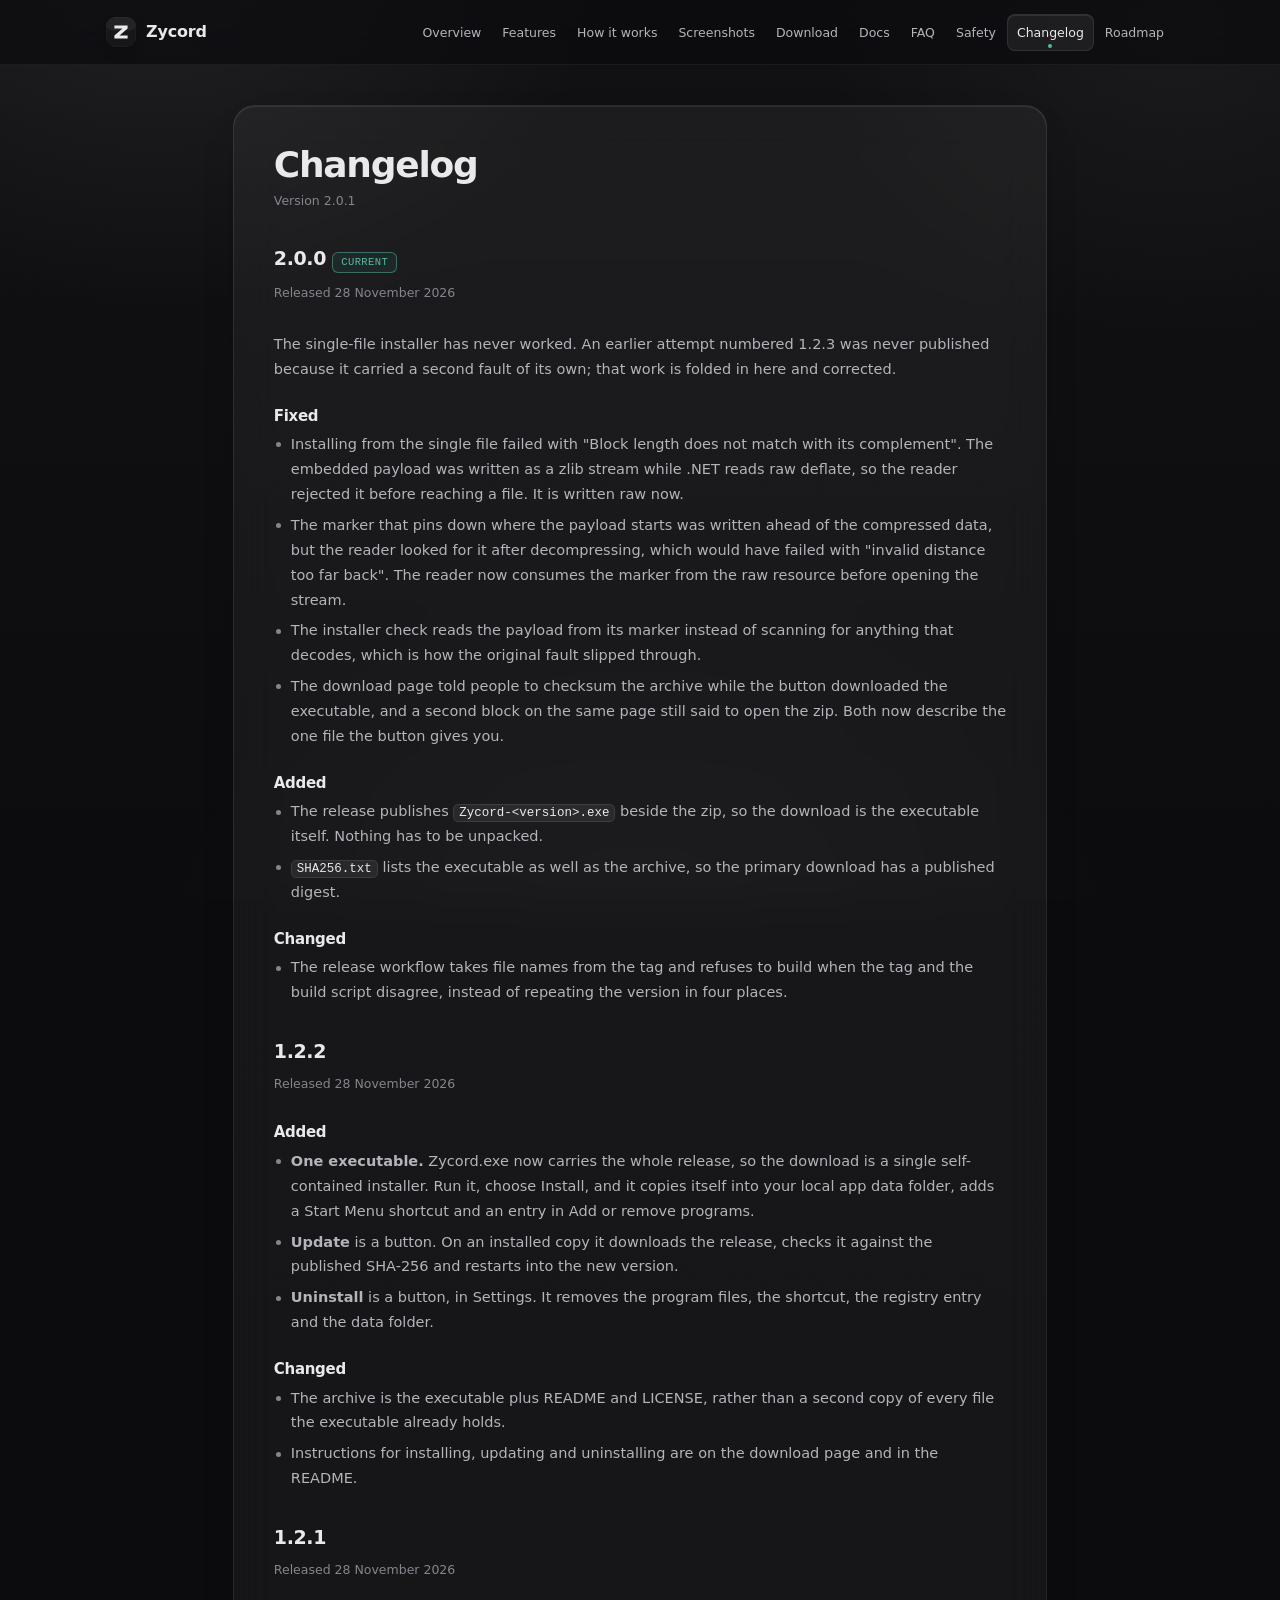
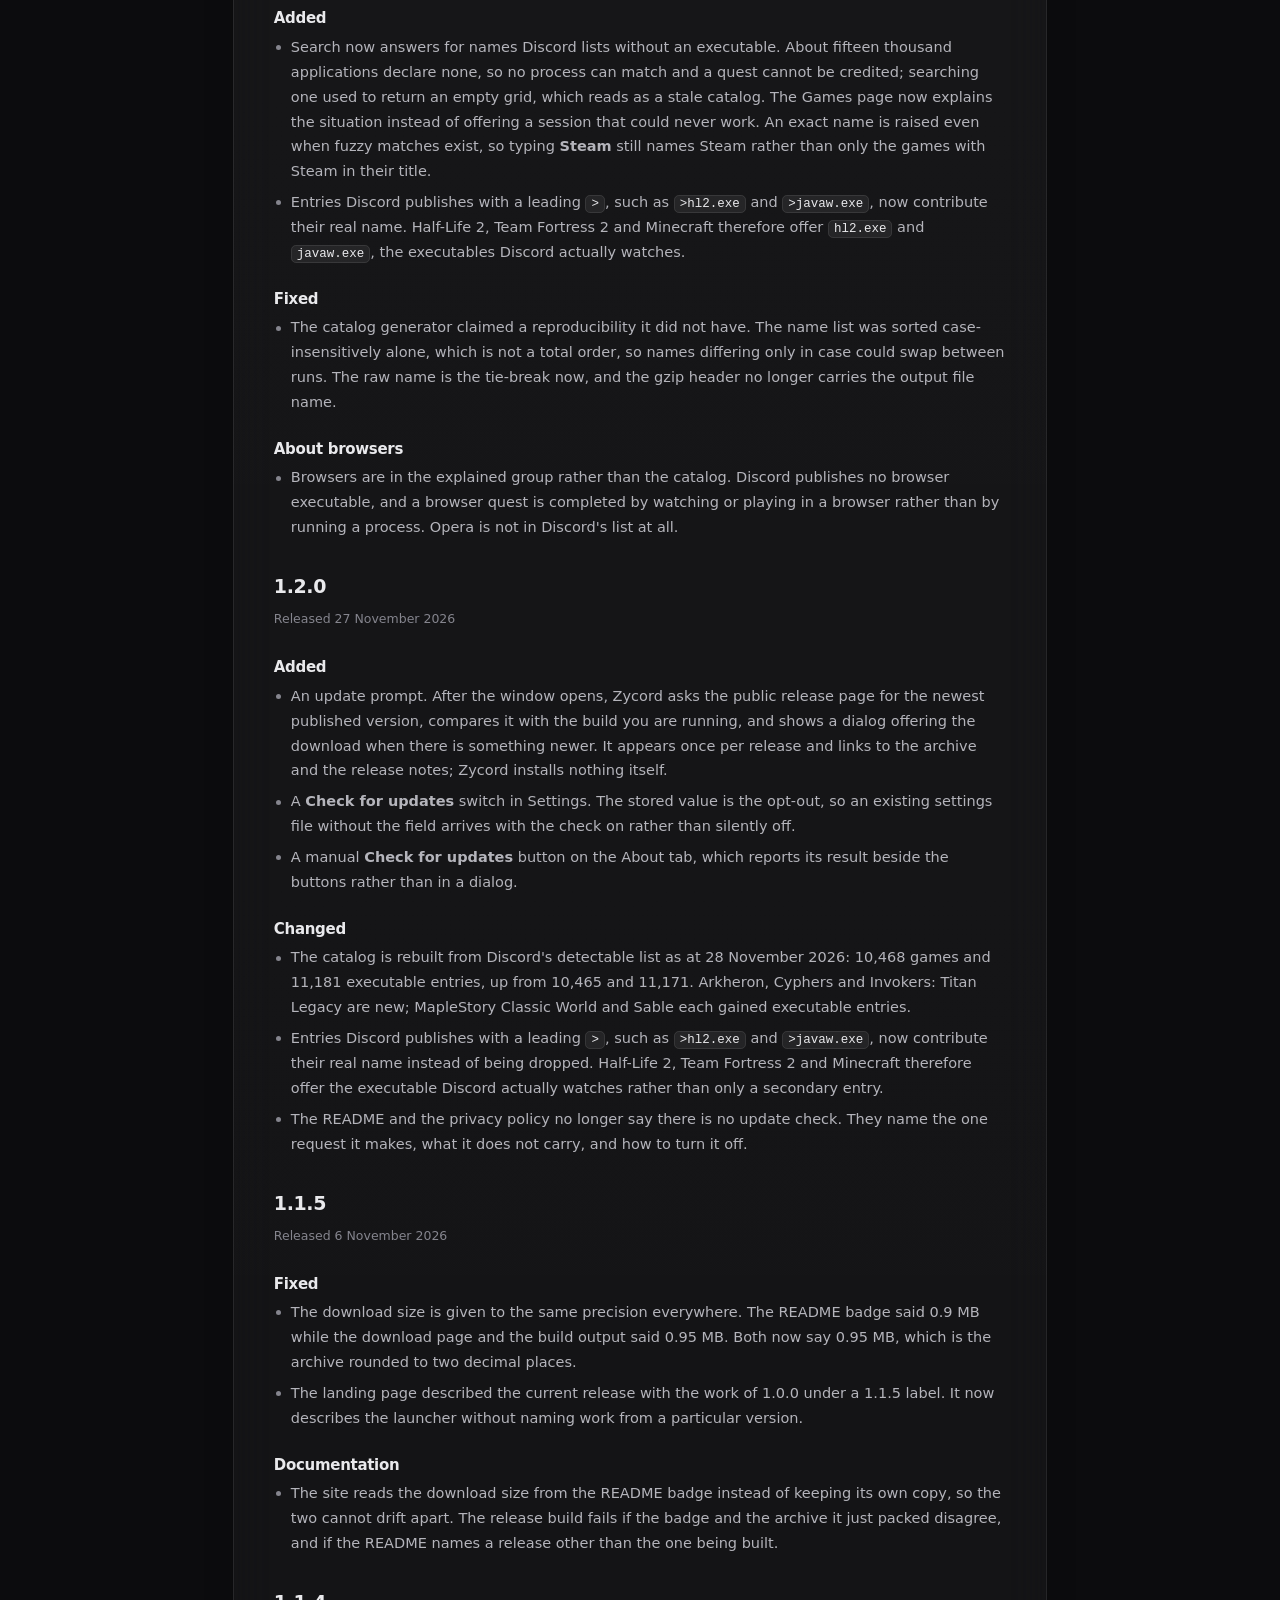
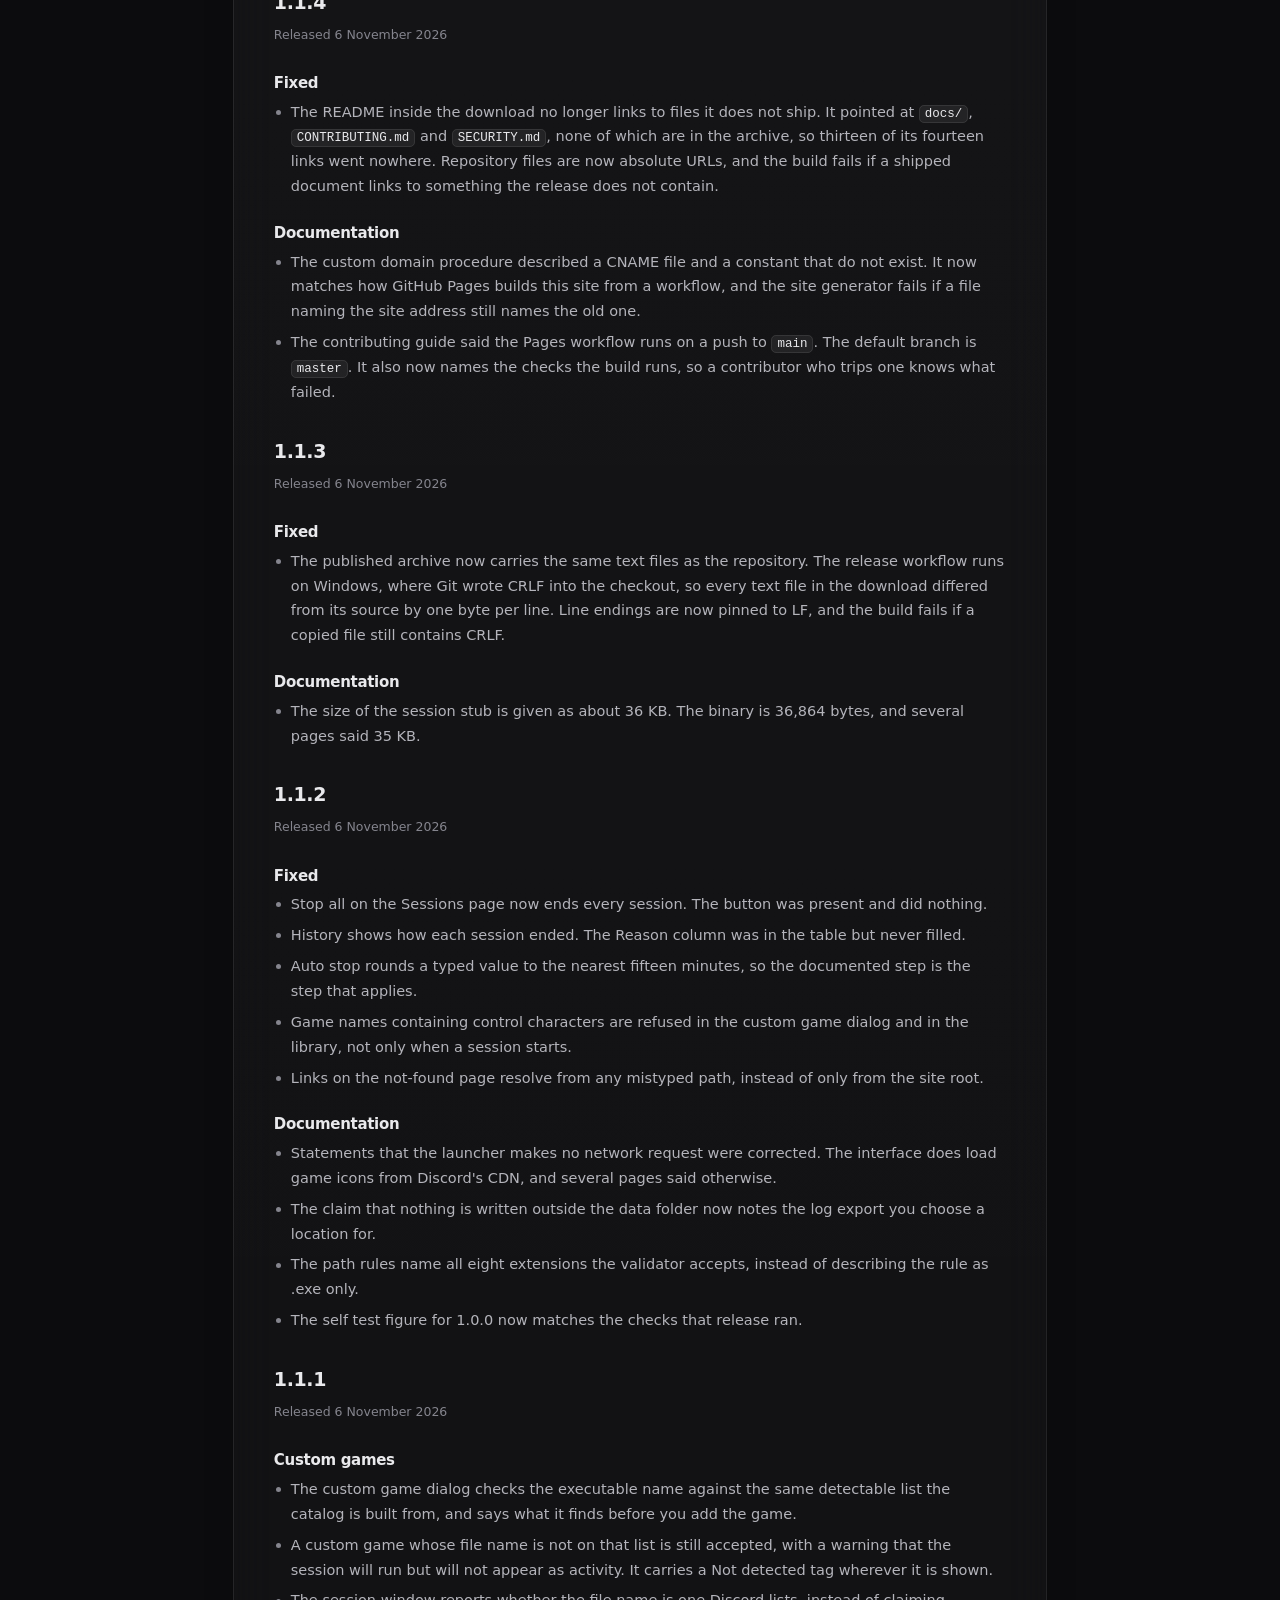
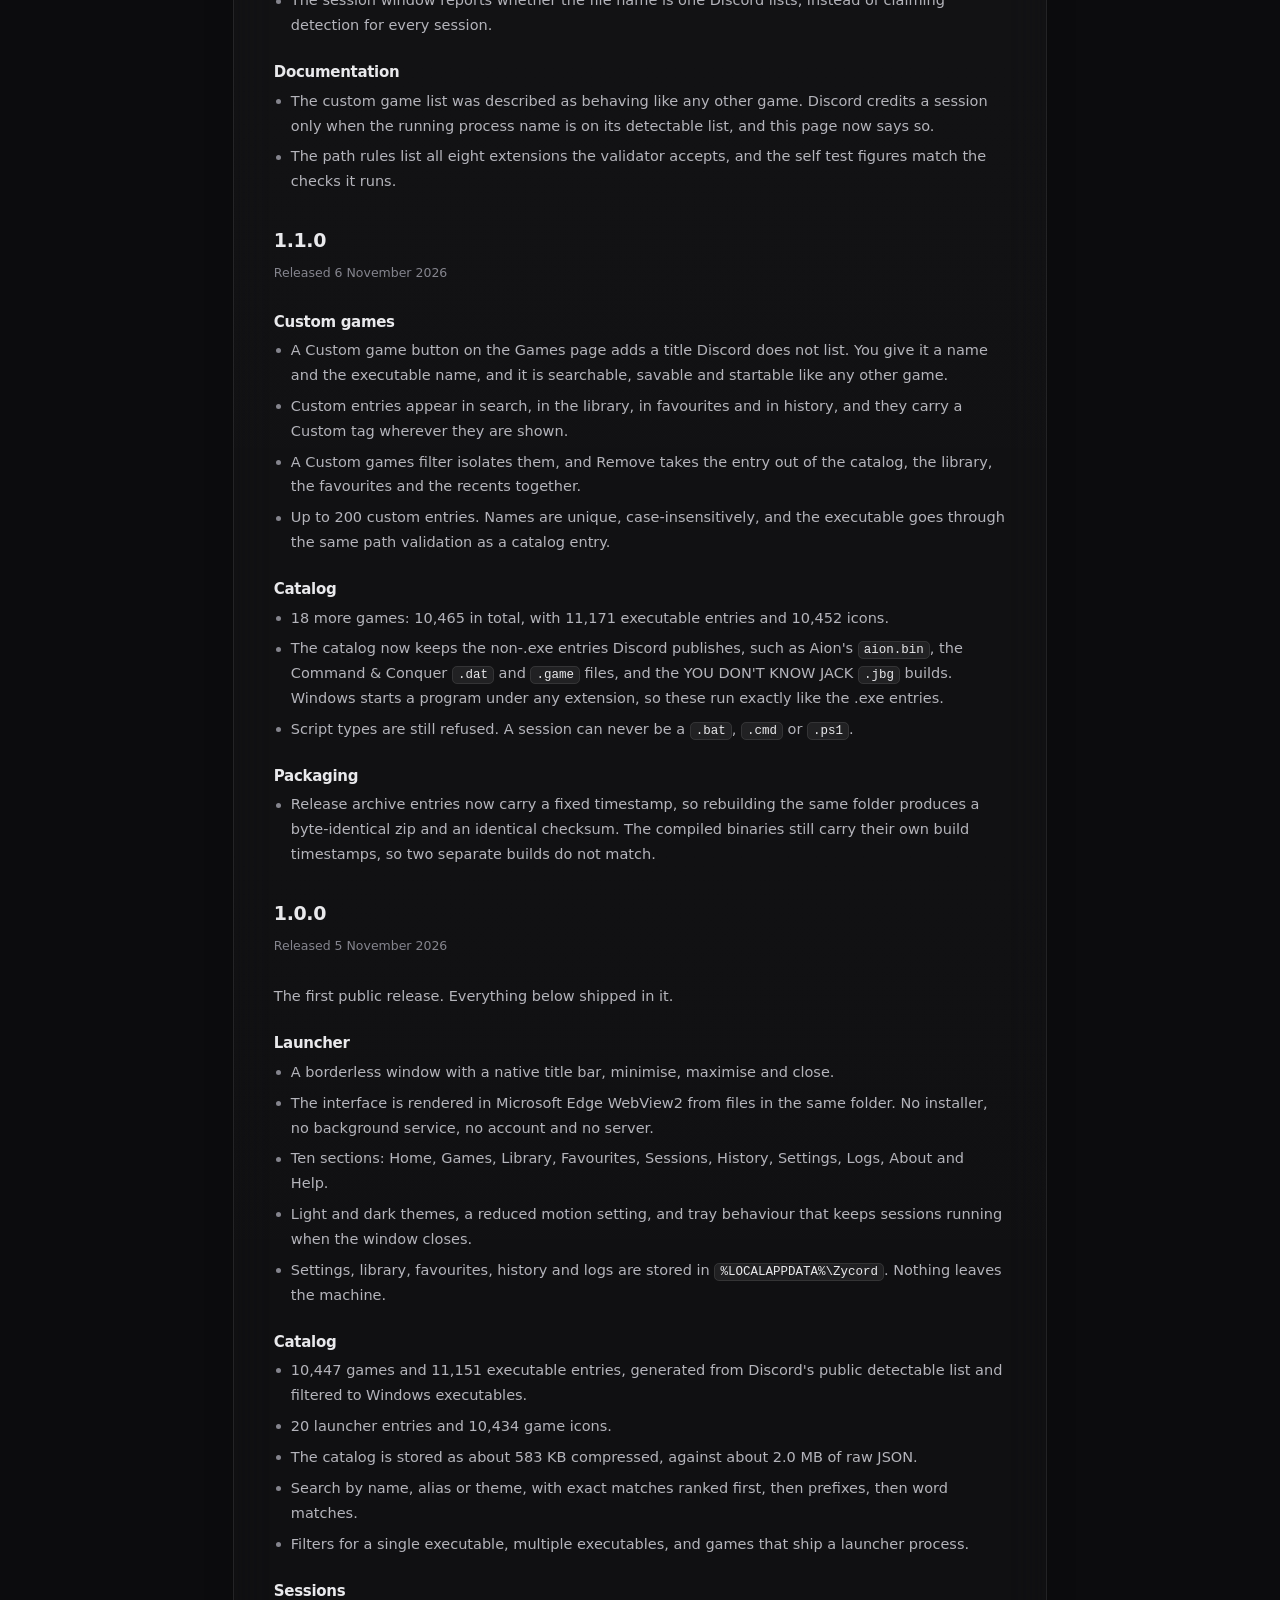
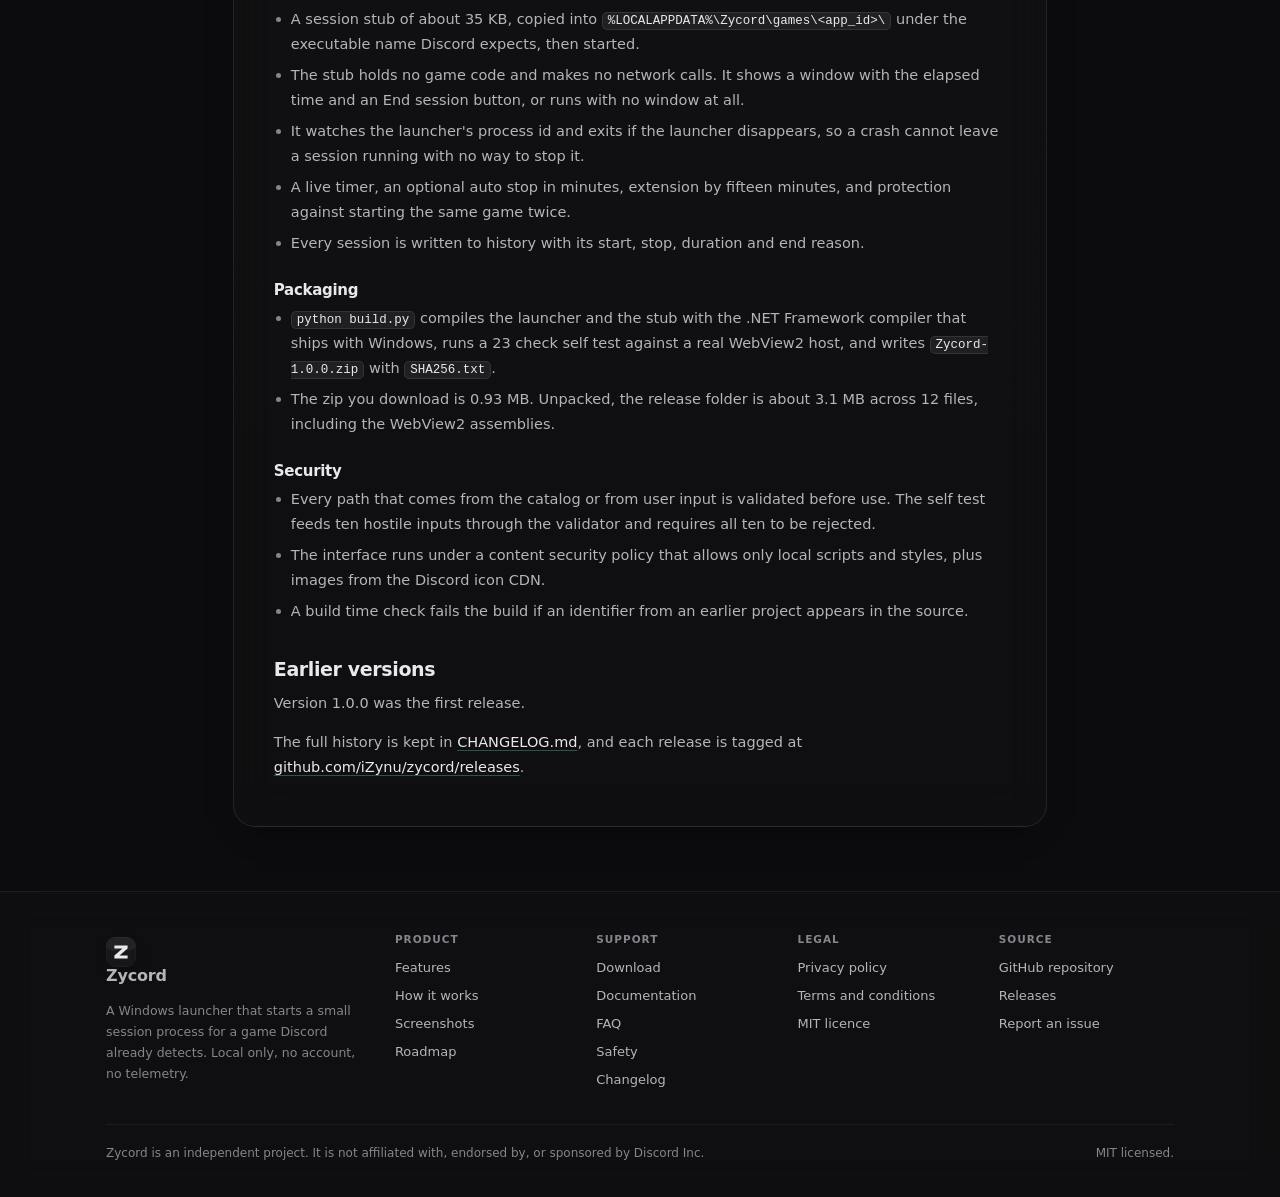
<file: site/changelog.html>
<!doctype html>
<html lang="en">
<head>
<meta charset="utf-8">
<meta name="viewport" content="width=device-width, initial-scale=1">
<title>Changelog | Zycord</title>
<meta name="description" content="Every notable change in Zycord, from the first public release to 2.0.0.">
<link rel="canonical" href="https://izynu.github.io/zycord/changelog.html">
<meta name="theme-color" content="#0c0c0e">
<meta name="color-scheme" content="dark">
<link rel="icon" href="favicon.ico" sizes="any">
<link rel="icon" href="assets/zycord.svg" type="image/svg+xml">
<link rel="apple-touch-icon" href="assets/mark-256.png">
<link rel="stylesheet" href="assets/site.css">
<meta property="og:type" content="website">
<meta property="og:site_name" content="Zycord">
<meta property="og:title" content="Changelog | Zycord">
<meta property="og:description" content="Every notable change in Zycord, from the first public release to 2.0.0.">
<meta property="og:url" content="https://izynu.github.io/zycord/changelog.html">
<meta property="og:image" content="https://izynu.github.io/zycord/assets/mark-512.png">
<meta name="twitter:card" content="summary">
<meta name="twitter:title" content="Changelog | Zycord">
<meta name="twitter:description" content="Every notable change in Zycord, from the first public release to 2.0.0.">
</head>
<body>
<a class="skip" href="#main">Skip to content</a>

<header class="site-head">
  <div class="wrap">
    <a class="logo" href="index.html">
      <img src="assets/zycord.svg" alt="" width="30" height="30">
      <span class="logo-text">
        <span class="logo-name">Zycord</span>
      </span>
    </a>
    <button class="nav-toggle" id="nav-toggle" aria-expanded="false" aria-controls="site-nav">Menu</button>
    <nav class="site-nav" id="site-nav" aria-label="Main">
          <a href="index.html">Overview</a>
          <a href="features.html">Features</a>
          <a href="how-it-works.html">How it works</a>
          <a href="screenshots.html">Screenshots</a>
          <a href="download.html">Download</a>
          <a href="docs.html">Docs</a>
          <a href="faq.html">FAQ</a>
          <a href="safety.html">Safety</a>
          <a href="changelog.html" class="is-active" aria-current="page">Changelog</a>
          <a href="roadmap.html">Roadmap</a>
    </nav>
  </div>
</header>

<main id="main">
<div class="wrap">
  <article class="doc">
    <h1>Changelog</h1>
    <p class="updated">Version 2.0.1</p>

<h2>2.0.0 <span class="badge badge-live">Current</span></h2>
<p class="updated">Released 28 November 2026</p>

<p>The single-file installer has never worked. An earlier attempt numbered 1.2.3 was never published because it carried a second fault of its own; that work is folded in here and corrected.</p>

<h3>Fixed</h3>
<ul>
  <li>Installing from the single file failed with "Block length does not match with its complement". The embedded payload was written as a zlib stream while .NET reads raw deflate, so the reader rejected it before reaching a file. It is written raw now.</li>
  <li>The marker that pins down where the payload starts was written ahead of the compressed data, but the reader looked for it after decompressing, which would have failed with "invalid distance too far back". The reader now consumes the marker from the raw resource before opening the stream.</li>
  <li>The installer check reads the payload from its marker instead of scanning for anything that decodes, which is how the original fault slipped through.</li>
  <li>The download page told people to checksum the archive while the button downloaded the executable, and a second block on the same page still said to open the zip. Both now describe the one file the button gives you.</li>
</ul>

<h3>Added</h3>
<ul>
  <li>The release publishes <code class="inline">Zycord-&lt;version&gt;.exe</code> beside the zip, so the download is the executable itself. Nothing has to be unpacked.</li>
  <li><code class="inline">SHA256.txt</code> lists the executable as well as the archive, so the primary download has a published digest.</li>
</ul>

<h3>Changed</h3>
<ul>
  <li>The release workflow takes file names from the tag and refuses to build when the tag and the build script disagree, instead of repeating the version in four places.</li>
</ul>

<h2>1.2.2</h2>
<p class="updated">Released 28 November 2026</p>

<h3>Added</h3>
<ul>
  <li><b>One executable.</b> Zycord.exe now carries the whole release, so the download is a single self-contained installer. Run it, choose Install, and it copies itself into your local app data folder, adds a Start Menu shortcut and an entry in Add or remove programs.</li>
  <li><b>Update</b> is a button. On an installed copy it downloads the release, checks it against the published SHA-256 and restarts into the new version.</li>
  <li><b>Uninstall</b> is a button, in Settings. It removes the program files, the shortcut, the registry entry and the data folder.</li>
</ul>

<h3>Changed</h3>
<ul>
  <li>The archive is the executable plus README and LICENSE, rather than a second copy of every file the executable already holds.</li>
  <li>Instructions for installing, updating and uninstalling are on the download page and in the README.</li>
</ul>

<h2>1.2.1</h2>
<p class="updated">Released 28 November 2026</p>

<h3>Added</h3>
<ul>
  <li>Search now answers for names Discord lists without an executable. About fifteen thousand applications declare none, so no process can match and a quest cannot be credited; searching one used to return an empty grid, which reads as a stale catalog. The Games page now explains the situation instead of offering a session that could never work. An exact name is raised even when fuzzy matches exist, so typing <b>Steam</b> still names Steam rather than only the games with Steam in their title.</li>
  <li>Entries Discord publishes with a leading <code class="inline">&gt;</code>, such as <code class="inline">&gt;hl2.exe</code> and <code class="inline">&gt;javaw.exe</code>, now contribute their real name. Half-Life 2, Team Fortress 2 and Minecraft therefore offer <code class="inline">hl2.exe</code> and <code class="inline">javaw.exe</code>, the executables Discord actually watches.</li>
</ul>

<h3>Fixed</h3>
<ul>
  <li>The catalog generator claimed a reproducibility it did not have. The name list was sorted case-insensitively alone, which is not a total order, so names differing only in case could swap between runs. The raw name is the tie-break now, and the gzip header no longer carries the output file name.</li>
</ul>

<h3>About browsers</h3>
<ul>
  <li>Browsers are in the explained group rather than the catalog. Discord publishes no browser executable, and a browser quest is completed by watching or playing in a browser rather than by running a process. Opera is not in Discord's list at all.</li>
</ul>

<h2>1.2.0</h2>
<p class="updated">Released 27 November 2026</p>

<h3>Added</h3>
<ul>
  <li>An update prompt. After the window opens, Zycord asks the public release page for the newest published version, compares it with the build you are running, and shows a dialog offering the download when there is something newer. It appears once per release and links to the archive and the release notes; Zycord installs nothing itself.</li>
  <li>A <b>Check for updates</b> switch in Settings. The stored value is the opt-out, so an existing settings file without the field arrives with the check on rather than silently off.</li>
  <li>A manual <b>Check for updates</b> button on the About tab, which reports its result beside the buttons rather than in a dialog.</li>
</ul>

<h3>Changed</h3>
<ul>
  <li>The catalog is rebuilt from Discord's detectable list as at 28 November 2026: 10,468 games and 11,181 executable entries, up from 10,465 and 11,171. Arkheron, Cyphers and Invokers: Titan Legacy are new; MapleStory Classic World and Sable each gained executable entries.</li>
  <li>Entries Discord publishes with a leading <code class="inline">&gt;</code>, such as <code class="inline">&gt;hl2.exe</code> and <code class="inline">&gt;javaw.exe</code>, now contribute their real name instead of being dropped. Half-Life 2, Team Fortress 2 and Minecraft therefore offer the executable Discord actually watches rather than only a secondary entry.</li>
  <li>The README and the privacy policy no longer say there is no update check. They name the one request it makes, what it does not carry, and how to turn it off.</li>
</ul>

<h2>1.1.5</h2>
<p class="updated">Released 6 November 2026</p>

<h3>Fixed</h3>
<ul>
  <li>The download size is given to the same precision everywhere. The README badge said 0.9 MB while the download page and the build output said 0.95 MB. Both now say 0.95 MB, which is the archive rounded to two decimal places.</li>
  <li>The landing page described the current release with the work of 1.0.0 under a 1.1.5 label. It now describes the launcher without naming work from a particular version.</li>
</ul>

<h3>Documentation</h3>
<ul>
  <li>The site reads the download size from the README badge instead of keeping its own copy, so the two cannot drift apart. The release build fails if the badge and the archive it just packed disagree, and if the README names a release other than the one being built.</li>
</ul>

<h2>1.1.4</h2>
<p class="updated">Released 6 November 2026</p>

<h3>Fixed</h3>
<ul>
  <li>The README inside the download no longer links to files it does not ship. It pointed at <code class="inline">docs/</code>, <code class="inline">CONTRIBUTING.md</code> and <code class="inline">SECURITY.md</code>, none of which are in the archive, so thirteen of its fourteen links went nowhere. Repository files are now absolute URLs, and the build fails if a shipped document links to something the release does not contain.</li>
</ul>

<h3>Documentation</h3>
<ul>
  <li>The custom domain procedure described a CNAME file and a constant that do not exist. It now matches how GitHub Pages builds this site from a workflow, and the site generator fails if a file naming the site address still names the old one.</li>
  <li>The contributing guide said the Pages workflow runs on a push to <code class="inline">main</code>. The default branch is <code class="inline">master</code>. It also now names the checks the build runs, so a contributor who trips one knows what failed.</li>
</ul>

<h2>1.1.3</h2>
<p class="updated">Released 6 November 2026</p>

<h3>Fixed</h3>
<ul>
  <li>The published archive now carries the same text files as the repository. The release workflow runs on Windows, where Git wrote CRLF into the checkout, so every text file in the download differed from its source by one byte per line. Line endings are now pinned to LF, and the build fails if a copied file still contains CRLF.</li>
</ul>

<h3>Documentation</h3>
<ul>
  <li>The size of the session stub is given as about 36 KB. The binary is 36,864 bytes, and several pages said 35 KB.</li>
</ul>

<h2>1.1.2</h2>
<p class="updated">Released 6 November 2026</p>

<h3>Fixed</h3>
<ul>
  <li>Stop all on the Sessions page now ends every session. The button was present and did nothing.</li>
  <li>History shows how each session ended. The Reason column was in the table but never filled.</li>
  <li>Auto stop rounds a typed value to the nearest fifteen minutes, so the documented step is the step that applies.</li>
  <li>Game names containing control characters are refused in the custom game dialog and in the library, not only when a session starts.</li>
  <li>Links on the not-found page resolve from any mistyped path, instead of only from the site root.</li>
</ul>

<h3>Documentation</h3>
<ul>
  <li>Statements that the launcher makes no network request were corrected. The interface does load game icons from Discord's CDN, and several pages said otherwise.</li>
  <li>The claim that nothing is written outside the data folder now notes the log export you choose a location for.</li>
  <li>The path rules name all eight extensions the validator accepts, instead of describing the rule as .exe only.</li>
  <li>The self test figure for 1.0.0 now matches the checks that release ran.</li>
</ul>

<h2>1.1.1</h2>
<p class="updated">Released 6 November 2026</p>

<h3>Custom games</h3>
<ul>
  <li>The custom game dialog checks the executable name against the same detectable list the catalog is built from, and says what it finds before you add the game.</li>
  <li>A custom game whose file name is not on that list is still accepted, with a warning that the session will run but will not appear as activity. It carries a Not detected tag wherever it is shown.</li>
  <li>The session window reports whether the file name is one Discord lists, instead of claiming detection for every session.</li>
</ul>

<h3>Documentation</h3>
<ul>
  <li>The custom game list was described as behaving like any other game. Discord credits a session only when the running process name is on its detectable list, and this page now says so.</li>
  <li>The path rules list all eight extensions the validator accepts, and the self test figures match the checks it runs.</li>
</ul>

<h2>1.1.0</h2>
<p class="updated">Released 6 November 2026</p>

<h3>Custom games</h3>
<ul>
  <li>A Custom game button on the Games page adds a title Discord does not list. You give it a name and the executable name, and it is searchable, savable and startable like any other game.</li>
  <li>Custom entries appear in search, in the library, in favourites and in history, and they carry a Custom tag wherever they are shown.</li>
  <li>A Custom games filter isolates them, and Remove takes the entry out of the catalog, the library, the favourites and the recents together.</li>
  <li>Up to 200 custom entries. Names are unique, case-insensitively, and the executable goes through the same path validation as a catalog entry.</li>
</ul>

<h3>Catalog</h3>
<ul>
  <li>18 more games: 10,465 in total, with 11,171 executable entries and 10,452 icons.</li>
  <li>The catalog now keeps the non-.exe entries Discord publishes, such as Aion's <code class="inline">aion.bin</code>, the Command &amp; Conquer <code class="inline">.dat</code> and <code class="inline">.game</code> files, and the YOU DON'T KNOW JACK <code class="inline">.jbg</code> builds. Windows starts a program under any extension, so these run exactly like the .exe entries.</li>
  <li>Script types are still refused. A session can never be a <code class="inline">.bat</code>, <code class="inline">.cmd</code> or <code class="inline">.ps1</code>.</li>
</ul>

<h3>Packaging</h3>
<ul>
  <li>Release archive entries now carry a fixed timestamp, so rebuilding the same folder produces a byte-identical zip and an identical checksum. The compiled binaries still carry their own build timestamps, so two separate builds do not match.</li>
</ul>

<h2>1.0.0</h2>
<p class="updated">Released 5 November 2026</p>
<p>The first public release. Everything below shipped in it.</p>

<h3>Launcher</h3>
<ul>
  <li>A borderless window with a native title bar, minimise, maximise and close.</li>
  <li>The interface is rendered in Microsoft Edge WebView2 from files in the same folder. No installer, no background service, no account and no server.</li>
  <li>Ten sections: Home, Games, Library, Favourites, Sessions, History, Settings, Logs, About and Help.</li>
  <li>Light and dark themes, a reduced motion setting, and tray behaviour that keeps sessions running when the window closes.</li>
  <li>Settings, library, favourites, history and logs are stored in <code class="inline">%LOCALAPPDATA%\Zycord</code>. Nothing leaves the machine.</li>
</ul>

<h3>Catalog</h3>
<ul>
  <li>10,447 games and 11,151 executable entries, generated from Discord's public detectable list and filtered to Windows executables.</li>
  <li>20 launcher entries and 10,434 game icons.</li>
  <li>The catalog is stored as about 583 KB compressed, against about 2.0 MB of raw JSON.</li>
  <li>Search by name, alias or theme, with exact matches ranked first, then prefixes, then word matches.</li>
  <li>Filters for a single executable, multiple executables, and games that ship a launcher process.</li>
</ul>

<h3>Sessions</h3>
<ul>
  <li>A session stub of about 35 KB, copied into <code class="inline">%LOCALAPPDATA%\Zycord\games\&lt;app_id&gt;\</code> under the executable name Discord expects, then started.</li>
  <li>The stub holds no game code and makes no network calls. It shows a window with the elapsed time and an End session button, or runs with no window at all.</li>
  <li>It watches the launcher's process id and exits if the launcher disappears, so a crash cannot leave a session running with no way to stop it.</li>
  <li>A live timer, an optional auto stop in minutes, extension by fifteen minutes, and protection against starting the same game twice.</li>
  <li>Every session is written to history with its start, stop, duration and end reason.</li>
</ul>

<h3>Packaging</h3>
<ul>
  <li><code class="inline">python build.py</code> compiles the launcher and the stub with the .NET Framework compiler that ships with Windows, runs a 23 check self test against a real WebView2 host, and writes <code class="inline">Zycord-1.0.0.zip</code> with <code class="inline">SHA256.txt</code>.</li>
  <li>The zip you download is 0.93 MB. Unpacked, the release folder is about 3.1 MB across 12 files, including the WebView2 assemblies.</li>
</ul>

<h3>Security</h3>
<ul>
  <li>Every path that comes from the catalog or from user input is validated before use. The self test feeds ten hostile inputs through the validator and requires all ten to be rejected.</li>
  <li>The interface runs under a content security policy that allows only local scripts and styles, plus images from the Discord icon CDN.</li>
  <li>A build time check fails the build if an identifier from an earlier project appears in the source.</li>
</ul>

<h2>Earlier versions</h2>
<p>Version 1.0.0 was the first release.</p>
<p>The full history is kept in <a href="https://github.com/iZynu/zycord/blob/HEAD/CHANGELOG.md">CHANGELOG.md</a>, and each release is tagged at <a href="https://github.com/iZynu/zycord/releases">github.com/iZynu/zycord/releases</a>.</p>

  </article>
</div>

</main>

<footer class="site-foot">
  <div class="wrap">
    <div class="foot-grid">
      <div class="foot-col foot-brand">
        <a class="logo" href="index.html">
          <img src="assets/zycord.svg" alt="" width="28" height="28">
          <span class="logo-text">
            <span class="logo-name">Zycord</span>
          </span>
        </a>
        <p>A Windows launcher that starts a small session process for a game Discord already detects. Local only, no account, no telemetry.</p>
      </div>
      <div class="foot-col">
        <h4>Product</h4>
        <a href="features.html">Features</a>
        <a href="how-it-works.html">How it works</a>
        <a href="screenshots.html">Screenshots</a>
        <a href="roadmap.html">Roadmap</a>
      </div>
      <div class="foot-col">
        <h4>Support</h4>
        <a href="download.html">Download</a>
        <a href="docs.html">Documentation</a>
        <a href="faq.html">FAQ</a>
        <a href="safety.html">Safety</a>
        <a href="changelog.html">Changelog</a>
      </div>
      <div class="foot-col">
        <h4>Legal</h4>
        <a href="privacy.html">Privacy policy</a>
        <a href="terms.html">Terms and conditions</a>
        <a href="https://github.com/iZynu/zycord/blob/HEAD/LICENSE" rel="noopener">MIT licence</a>
      </div>
      <div class="foot-col">
        <h4>Source</h4>
        <a href="https://github.com/iZynu/zycord" rel="noopener">GitHub repository</a>
        <a href="https://github.com/iZynu/zycord/releases" rel="noopener">Releases</a>
        <a href="https://github.com/iZynu/zycord/issues" rel="noopener">Report an issue</a>
      </div>
    </div>
    <div class="foot-legal">
      <span>Zycord is an independent project. It is not affiliated with, endorsed by, or sponsored by Discord Inc.</span>
      <span>MIT licensed.</span>
    </div>
  </div>
</footer>

<script src="assets/site.js"></script>
</body>
</html>
</file>
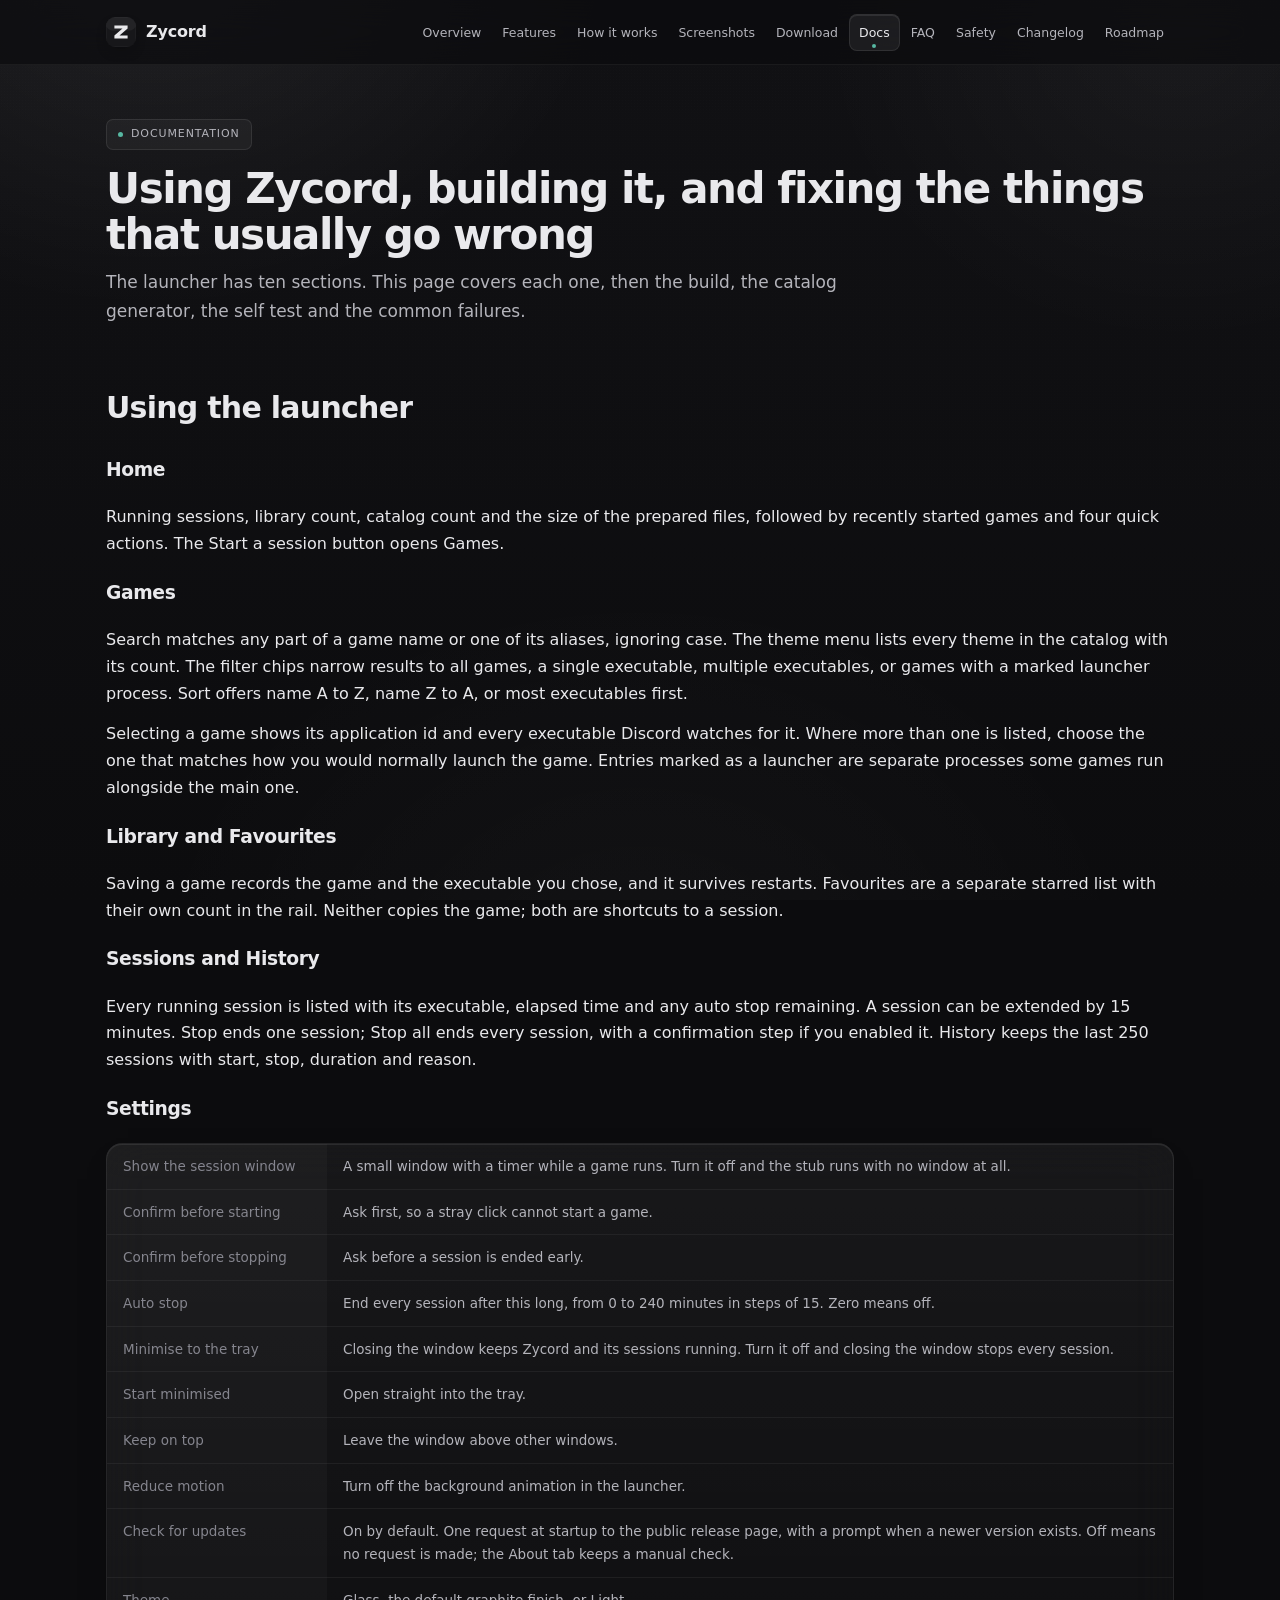
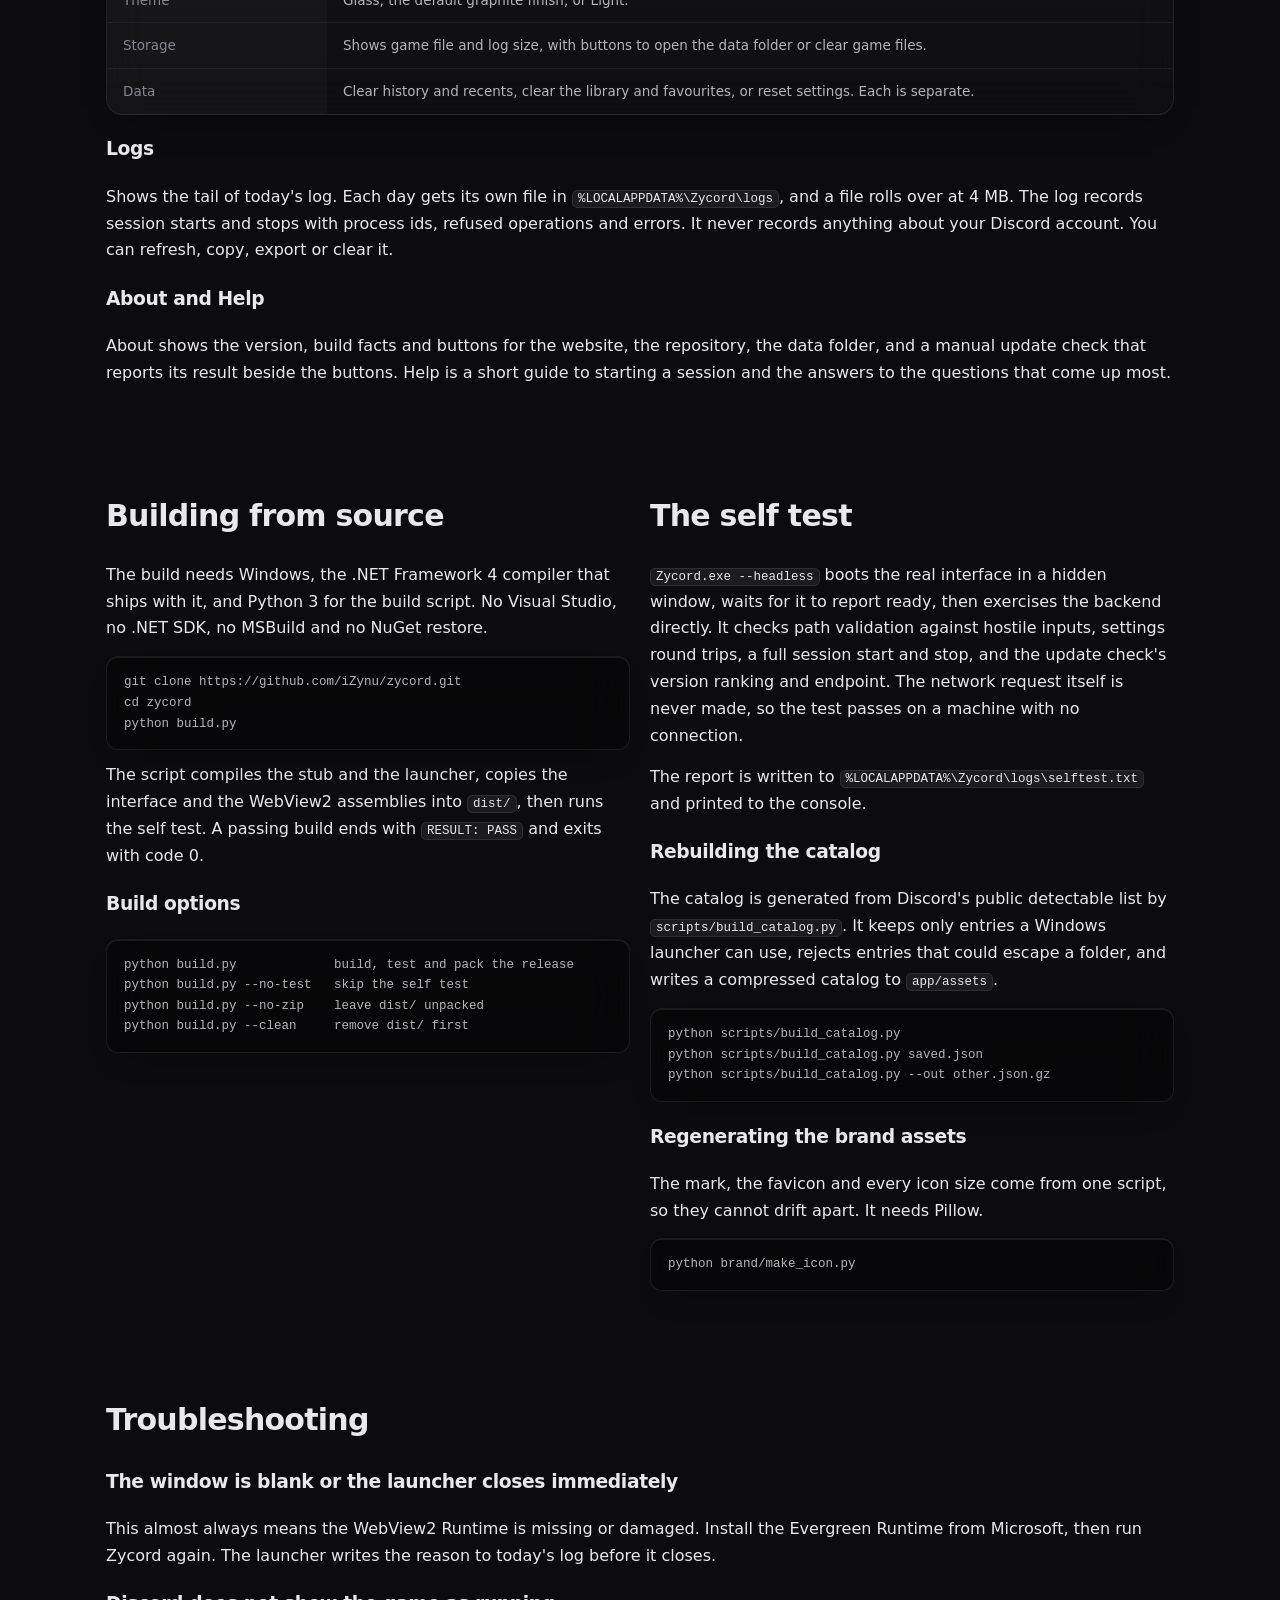
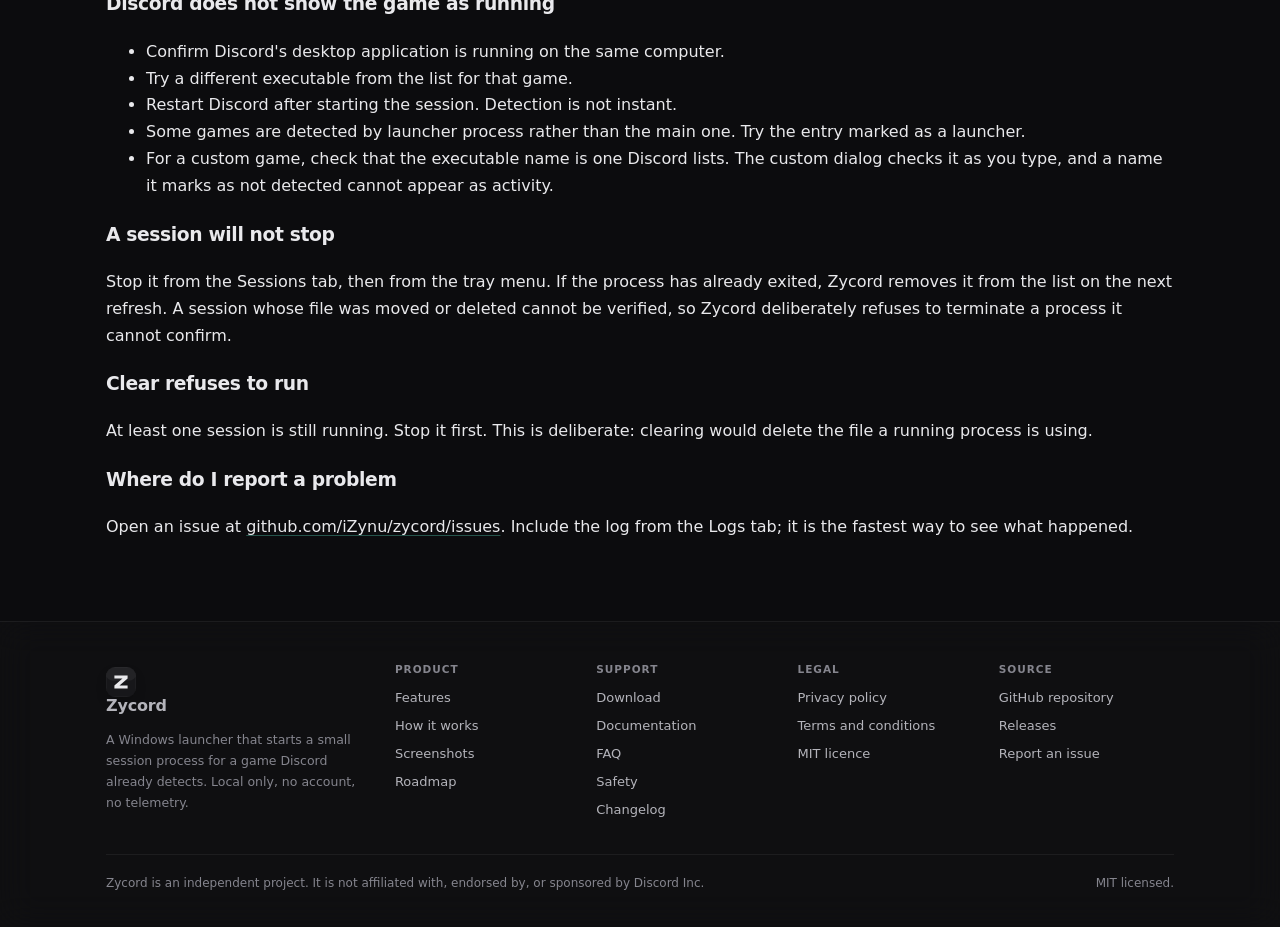
<file: site/docs.html>
<!doctype html>
<html lang="en">
<head>
<meta charset="utf-8">
<meta name="viewport" content="width=device-width, initial-scale=1">
<title>Documentation | Zycord</title>
<meta name="description" content="How to use every section of Zycord, how to build it from source, how to rebuild the catalog, and fixes for the common failures.">
<link rel="canonical" href="https://izynu.github.io/zycord/docs.html">
<meta name="theme-color" content="#0c0c0e">
<meta name="color-scheme" content="dark">
<link rel="icon" href="favicon.ico" sizes="any">
<link rel="icon" href="assets/zycord.svg" type="image/svg+xml">
<link rel="apple-touch-icon" href="assets/mark-256.png">
<link rel="stylesheet" href="assets/site.css">
<meta property="og:type" content="website">
<meta property="og:site_name" content="Zycord">
<meta property="og:title" content="Documentation | Zycord">
<meta property="og:description" content="How to use every section of Zycord, how to build it from source, how to rebuild the catalog, and fixes for the common failures.">
<meta property="og:url" content="https://izynu.github.io/zycord/docs.html">
<meta property="og:image" content="https://izynu.github.io/zycord/assets/mark-512.png">
<meta name="twitter:card" content="summary">
<meta name="twitter:title" content="Documentation | Zycord">
<meta name="twitter:description" content="How to use every section of Zycord, how to build it from source, how to rebuild the catalog, and fixes for the common failures.">
</head>
<body>
<a class="skip" href="#main">Skip to content</a>

<header class="site-head">
  <div class="wrap">
    <a class="logo" href="index.html">
      <img src="assets/zycord.svg" alt="" width="30" height="30">
      <span class="logo-text">
        <span class="logo-name">Zycord</span>
      </span>
    </a>
    <button class="nav-toggle" id="nav-toggle" aria-expanded="false" aria-controls="site-nav">Menu</button>
    <nav class="site-nav" id="site-nav" aria-label="Main">
          <a href="index.html">Overview</a>
          <a href="features.html">Features</a>
          <a href="how-it-works.html">How it works</a>
          <a href="screenshots.html">Screenshots</a>
          <a href="download.html">Download</a>
          <a href="docs.html" class="is-active" aria-current="page">Docs</a>
          <a href="faq.html">FAQ</a>
          <a href="safety.html">Safety</a>
          <a href="changelog.html">Changelog</a>
          <a href="roadmap.html">Roadmap</a>
    </nav>
  </div>
</header>

<main id="main">

<section class="page-head">
  <div class="wrap">
    <p class="eyebrow">Documentation</p>
    <h1>Using Zycord, building it, and fixing the things that usually go wrong</h1>
    <p class="lead">The launcher has ten sections. This page covers each one, then the build, the catalog generator, the self test and the common failures.</p>
  </div>
</section>
<section class="section">
  <div class="wrap">
    <div class="section-head">
      <h2>Using the launcher</h2>
    </div>

    <h3>Home</h3>
    <p>
      Running sessions, library count, catalog count and the size of the prepared
      files, followed by recently started games and four quick actions. The
      Start a session button opens Games.
    </p>

    <h3>Games</h3>
    <p>
      Search matches any part of a game name or one of its aliases, ignoring case.
      The theme menu lists every theme in the catalog with its count. The filter
      chips narrow results to all games, a single executable, multiple executables,
      or games with a marked launcher process. Sort offers name A to Z, name Z to A,
      or most executables first.
    </p>
    <p>
      Selecting a game shows its application id and every executable Discord watches
      for it. Where more than one is listed, choose the one that matches how you
      would normally launch the game. Entries marked as a launcher are separate
      processes some games run alongside the main one.
    </p>

    <h3>Library and Favourites</h3>
    <p>
      Saving a game records the game and the executable you chose, and it survives
      restarts. Favourites are a separate starred list with their own count in the
      rail. Neither copies the game; both are shortcuts to a session.
    </p>

    <h3>Sessions and History</h3>
    <p>
      Every running session is listed with its executable, elapsed time and any auto
      stop remaining. A session can be extended by 15 minutes. Stop ends one session;
      Stop all ends every session, with a confirmation step if you enabled it.
      History keeps the last 250 sessions with start, stop, duration and reason.
    </p>

    <h3>Settings</h3>
  <table class="spec">
      <tr><th>Show the session window</th><td>A small window with a timer while a game runs. Turn it off and the stub runs with no window at all.</td></tr>
      <tr><th>Confirm before starting</th><td>Ask first, so a stray click cannot start a game.</td></tr>
      <tr><th>Confirm before stopping</th><td>Ask before a session is ended early.</td></tr>
      <tr><th>Auto stop</th><td>End every session after this long, from 0 to 240 minutes in steps of 15. Zero means off.</td></tr>
      <tr><th>Minimise to the tray</th><td>Closing the window keeps Zycord and its sessions running. Turn it off and closing the window stops every session.</td></tr>
      <tr><th>Start minimised</th><td>Open straight into the tray.</td></tr>
      <tr><th>Keep on top</th><td>Leave the window above other windows.</td></tr>
      <tr><th>Reduce motion</th><td>Turn off the background animation in the launcher.</td></tr>
      <tr><th>Check for updates</th><td>On by default. One request at startup to the public release page, with a prompt when a newer version exists. Off means no request is made; the About tab keeps a manual check.</td></tr>
      <tr><th>Theme</th><td>Glass, the default graphite finish, or Light.</td></tr>
      <tr><th>Storage</th><td>Shows game file and log size, with buttons to open the data folder or clear game files.</td></tr>
      <tr><th>Data</th><td>Clear history and recents, clear the library and favourites, or reset settings. Each is separate.</td></tr>
  </table>
    <h3>Logs</h3>
    <p>
      Shows the tail of today's log. Each day gets its own file in
      <code class="inline">%LOCALAPPDATA%\Zycord\logs</code>, and a file rolls
      over at 4 MB. The log records session starts and stops with process ids,
      refused operations and errors. It never records anything about your Discord
      account. You can refresh, copy, export or clear it.
    </p>

    <h3>About and Help</h3>
    <p>
      About shows the version, build facts and buttons for the website, the
      repository, the data folder, and a manual update check that reports its
      result beside the buttons. Help is a short guide to starting a session and
      the answers to the questions that come up most.
    </p>
  </div>
</section>

<section class="section">
  <div class="wrap">
    <div class="split">
      <div>
        <div class="section-head">
          <h2>Building from source</h2>
        </div>
        <p>
          The build needs Windows, the .NET Framework 4 compiler that ships with it,
          and Python 3 for the build script. No Visual Studio, no .NET SDK, no
          MSBuild and no NuGet restore.
        </p>
        <pre class="code">git clone https://github.com/iZynu/zycord.git
cd zycord
python build.py</pre>
        <p style="margin-top:12px">
          The script compiles the stub and the launcher, copies the interface and the
          WebView2 assemblies into <code class="inline">dist/</code>, then runs the
          self test. A passing build ends with <code class="inline">RESULT: PASS</code>
          and exits with code 0.
        </p>
        <h3>Build options</h3>
        <pre class="code">python build.py             build, test and pack the release
python build.py --no-test   skip the self test
python build.py --no-zip    leave dist/ unpacked
python build.py --clean     remove dist/ first</pre>
      </div>
      <div>
        <div class="section-head">
          <h2>The self test</h2>
        </div>
        <p>
          <code class="inline">Zycord.exe --headless</code> boots the real interface
          in a hidden window, waits for it to report ready, then exercises the
          backend directly. It checks path validation against hostile inputs, settings
          round trips, a full session start and stop, and the update check's version
          ranking and endpoint. The network request itself is never made, so the
          test passes on a machine with no connection.
        </p>
        <p>
          The report is written to
          <code class="inline">%LOCALAPPDATA%\Zycord\logs\selftest.txt</code> and
          printed to the console.
        </p>
        <h3>Rebuilding the catalog</h3>
        <p>
          The catalog is generated from Discord's public detectable list by
          <code class="inline">scripts/build_catalog.py</code>. It keeps only entries
          a Windows launcher can use, rejects entries that could escape a folder, and
          writes a compressed catalog to <code class="inline">app/assets</code>.
        </p>
        <pre class="code">python scripts/build_catalog.py
python scripts/build_catalog.py saved.json
python scripts/build_catalog.py --out other.json.gz</pre>
        <h3>Regenerating the brand assets</h3>
        <p>
          The mark, the favicon and every icon size come from one script, so they
          cannot drift apart. It needs Pillow.
        </p>
        <pre class="code">python brand/make_icon.py</pre>
      </div>
    </div>
  </div>
</section>

<section class="section">
  <div class="wrap">
    <div class="section-head">
      <h2>Troubleshooting</h2>
    </div>
    <h3>The window is blank or the launcher closes immediately</h3>
    <p>
      This almost always means the WebView2 Runtime is missing or damaged. Install
      the Evergreen Runtime from Microsoft, then run Zycord again. The launcher
      writes the reason to today's log before it closes.
    </p>
    <h3>Discord does not show the game as running</h3>
    <ul>
      <li>Confirm Discord's desktop application is running on the same computer.</li>
      <li>Try a different executable from the list for that game.</li>
      <li>Restart Discord after starting the session. Detection is not instant.</li>
      <li>Some games are detected by launcher process rather than the main one. Try the entry marked as a launcher.</li>
      <li>For a custom game, check that the executable name is one Discord lists. The custom dialog checks it as you type, and a name it marks as not detected cannot appear as activity.</li>
    </ul>
    <h3>A session will not stop</h3>
    <p>
      Stop it from the Sessions tab, then from the tray menu. If the process has
      already exited, Zycord removes it from the list on the next refresh. A session
      whose file was moved or deleted cannot be verified, so Zycord deliberately
      refuses to terminate a process it cannot confirm.
    </p>
    <h3>Clear refuses to run</h3>
    <p>
      At least one session is still running. Stop it first. This is deliberate:
      clearing would delete the file a running process is using.
    </p>
    <h3>Where do I report a problem</h3>
    <p>
      Open an issue at <a href="https://github.com/iZynu/zycord/issues">github.com/iZynu/zycord/issues</a>. Include the log from the Logs
      tab; it is the fastest way to see what happened.
    </p>
  </div>
</section>

</main>

<footer class="site-foot">
  <div class="wrap">
    <div class="foot-grid">
      <div class="foot-col foot-brand">
        <a class="logo" href="index.html">
          <img src="assets/zycord.svg" alt="" width="28" height="28">
          <span class="logo-text">
            <span class="logo-name">Zycord</span>
          </span>
        </a>
        <p>A Windows launcher that starts a small session process for a game Discord already detects. Local only, no account, no telemetry.</p>
      </div>
      <div class="foot-col">
        <h4>Product</h4>
        <a href="features.html">Features</a>
        <a href="how-it-works.html">How it works</a>
        <a href="screenshots.html">Screenshots</a>
        <a href="roadmap.html">Roadmap</a>
      </div>
      <div class="foot-col">
        <h4>Support</h4>
        <a href="download.html">Download</a>
        <a href="docs.html">Documentation</a>
        <a href="faq.html">FAQ</a>
        <a href="safety.html">Safety</a>
        <a href="changelog.html">Changelog</a>
      </div>
      <div class="foot-col">
        <h4>Legal</h4>
        <a href="privacy.html">Privacy policy</a>
        <a href="terms.html">Terms and conditions</a>
        <a href="https://github.com/iZynu/zycord/blob/HEAD/LICENSE" rel="noopener">MIT licence</a>
      </div>
      <div class="foot-col">
        <h4>Source</h4>
        <a href="https://github.com/iZynu/zycord" rel="noopener">GitHub repository</a>
        <a href="https://github.com/iZynu/zycord/releases" rel="noopener">Releases</a>
        <a href="https://github.com/iZynu/zycord/issues" rel="noopener">Report an issue</a>
      </div>
    </div>
    <div class="foot-legal">
      <span>Zycord is an independent project. It is not affiliated with, endorsed by, or sponsored by Discord Inc.</span>
      <span>MIT licensed.</span>
    </div>
  </div>
</footer>

<script src="assets/site.js"></script>
</body>
</html>
</file>
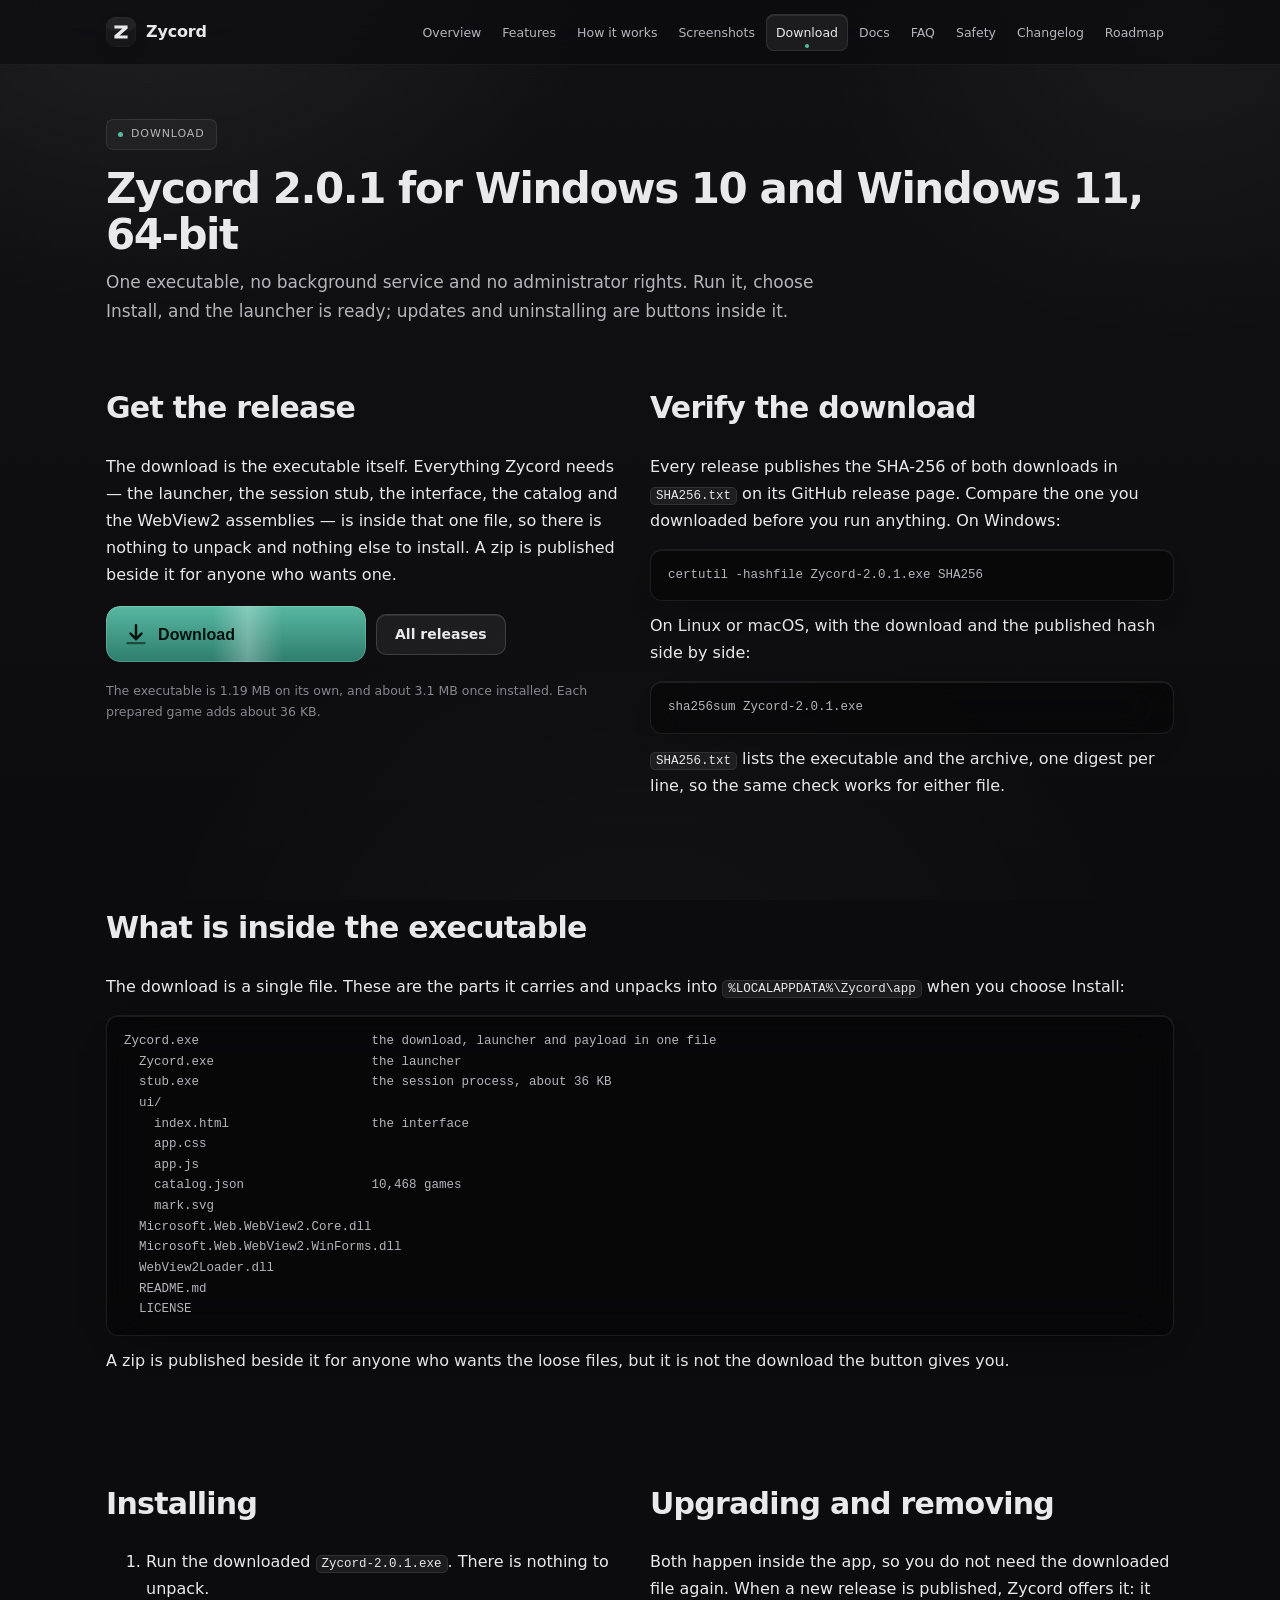
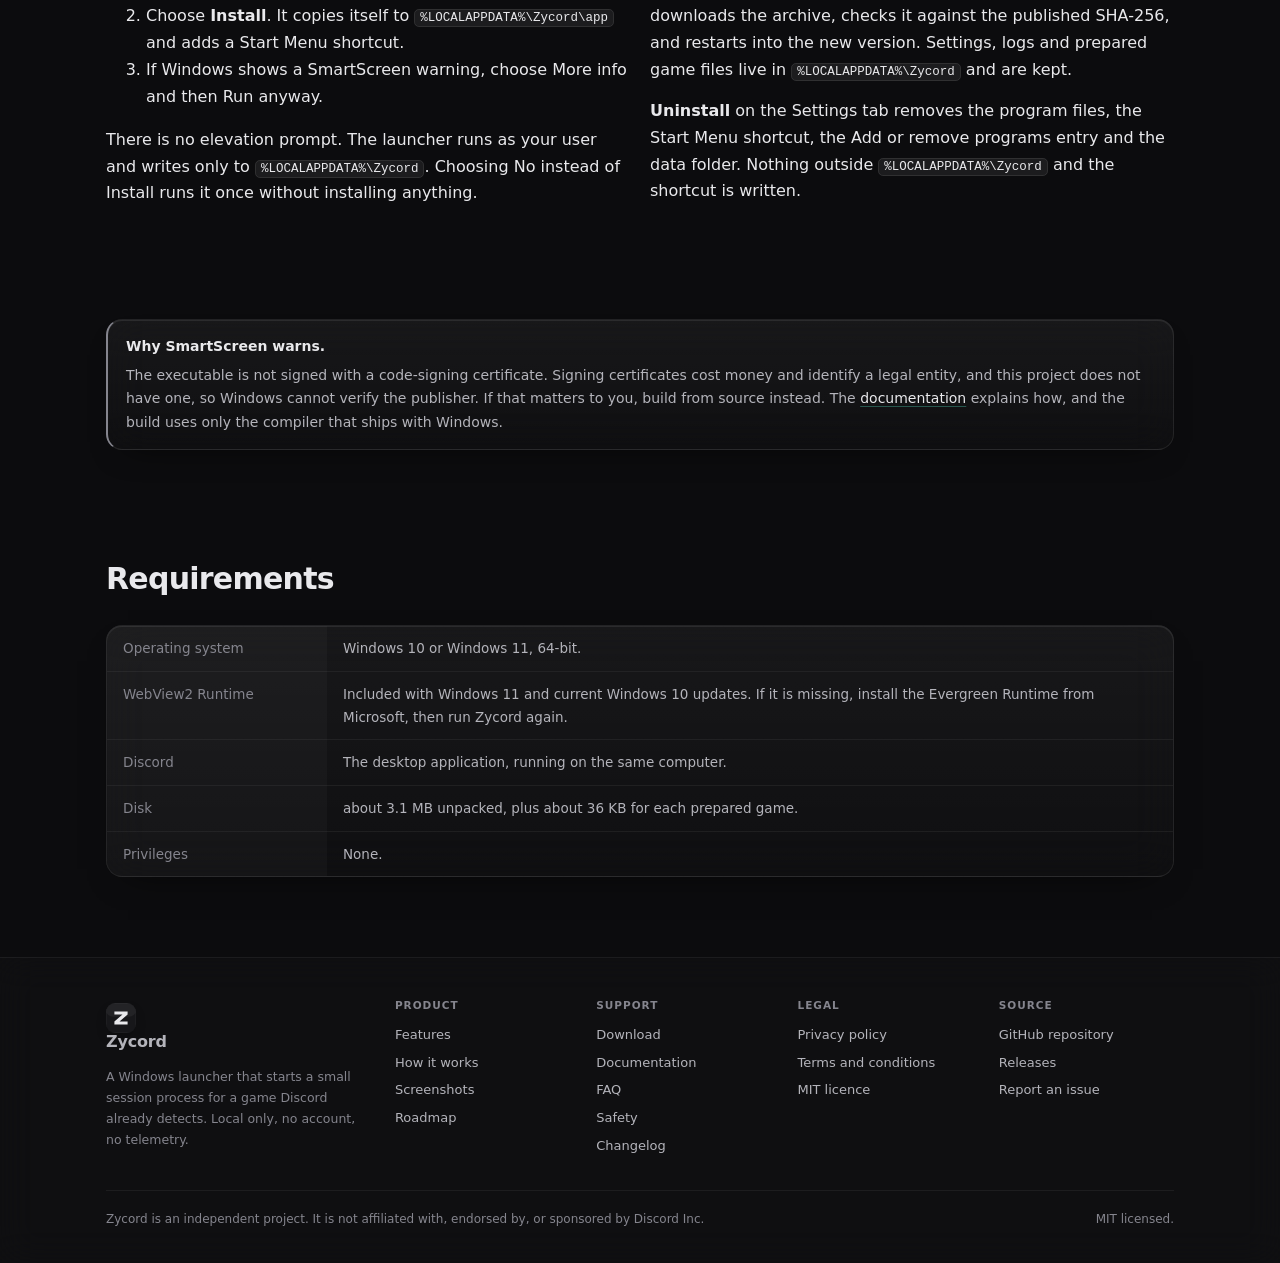
<file: site/download.html>
<!doctype html>
<html lang="en">
<head>
<meta charset="utf-8">
<meta name="viewport" content="width=device-width, initial-scale=1">
<title>Download | Zycord</title>
<meta name="description" content="Download Zycord 2.0.1 for Windows. One executable, one self-contained installer, with a published SHA-256 checksum.">
<link rel="canonical" href="https://izynu.github.io/zycord/download.html">
<meta name="theme-color" content="#0c0c0e">
<meta name="color-scheme" content="dark">
<link rel="icon" href="favicon.ico" sizes="any">
<link rel="icon" href="assets/zycord.svg" type="image/svg+xml">
<link rel="apple-touch-icon" href="assets/mark-256.png">
<link rel="stylesheet" href="assets/site.css">
<meta property="og:type" content="website">
<meta property="og:site_name" content="Zycord">
<meta property="og:title" content="Download | Zycord">
<meta property="og:description" content="Download Zycord 2.0.1 for Windows. One executable, one self-contained installer, with a published SHA-256 checksum.">
<meta property="og:url" content="https://izynu.github.io/zycord/download.html">
<meta property="og:image" content="https://izynu.github.io/zycord/assets/mark-512.png">
<meta name="twitter:card" content="summary">
<meta name="twitter:title" content="Download | Zycord">
<meta name="twitter:description" content="Download Zycord 2.0.1 for Windows. One executable, one self-contained installer, with a published SHA-256 checksum.">
</head>
<body>
<a class="skip" href="#main">Skip to content</a>

<header class="site-head">
  <div class="wrap">
    <a class="logo" href="index.html">
      <img src="assets/zycord.svg" alt="" width="30" height="30">
      <span class="logo-text">
        <span class="logo-name">Zycord</span>
      </span>
    </a>
    <button class="nav-toggle" id="nav-toggle" aria-expanded="false" aria-controls="site-nav">Menu</button>
    <nav class="site-nav" id="site-nav" aria-label="Main">
          <a href="index.html">Overview</a>
          <a href="features.html">Features</a>
          <a href="how-it-works.html">How it works</a>
          <a href="screenshots.html">Screenshots</a>
          <a href="download.html" class="is-active" aria-current="page">Download</a>
          <a href="docs.html">Docs</a>
          <a href="faq.html">FAQ</a>
          <a href="safety.html">Safety</a>
          <a href="changelog.html">Changelog</a>
          <a href="roadmap.html">Roadmap</a>
    </nav>
  </div>
</header>

<main id="main">

<section class="page-head">
  <div class="wrap">
    <p class="eyebrow">Download</p>
    <h1>Zycord 2.0.1 for Windows 10 and Windows 11, 64-bit</h1>
    <p class="lead">One executable, no background service and no administrator rights. Run it, choose Install, and the launcher is ready; updates and uninstalling are buttons inside it.</p>
  </div>
</section>
<section class="section">
  <div class="wrap">
    <div class="split">
      <div>
        <div class="section-head">
          <h2>Get the release</h2>
        </div>
        <p>
          The download is the executable itself. Everything Zycord needs — the
          launcher, the session stub, the interface, the catalog and the WebView2
          assemblies — is inside that one file, so there is nothing to unpack and
          nothing else to install. A zip is published beside it for anyone who
          wants one.
        </p>
        <div class="hero-actions" style="margin:18px 0">
          <a class="hero-download" href="https://github.com/iZynu/zycord/releases/download/v2.0.1/Zycord-2.0.1.exe">
            <img src="assets/download-button.svg" alt="Download Zycord" width="260" height="56">
          </a>
          <a class="btn btn-secondary" href="https://github.com/iZynu/zycord/releases">All releases</a>
        </div>
        <p class="muted" style="font-size:12.5px">
          The executable is 1.19 MB on its own, and about 3.1 MB once installed. Each prepared game adds about 36 KB.
        </p>
      </div>
      <div>
        <div class="section-head">
          <h2>Verify the download</h2>
        </div>
        <p>
          Every release publishes the SHA-256 of both downloads in
          <code class="inline">SHA256.txt</code> on its GitHub release page.
          Compare the one you downloaded before you run anything. On Windows:
        </p>
        <pre class="code">certutil -hashfile Zycord-2.0.1.exe SHA256</pre>
        <p style="margin-top:12px">On Linux or macOS, with the download and the published hash side by side:</p>
        <pre class="code">sha256sum Zycord-2.0.1.exe</pre>
        <p style="margin-top:12px">
          <code class="inline">SHA256.txt</code> lists the executable and the archive,
          one digest per line, so the same check works for either file.
        </p>
      </div>
    </div>
  </div>
</section>

<section class="section">
  <div class="wrap">
    <div class="section-head">
      <h2>What is inside the executable</h2>
    </div>
    <p>
      The download is a single file. These are the parts it carries and unpacks
      into <code class="inline">%LOCALAPPDATA%\Zycord\app</code> when you choose Install:
    </p>
    <pre class="code">Zycord.exe                       the download, launcher and payload in one file
  Zycord.exe                     the launcher
  stub.exe                       the session process, about 36 KB
  ui/
    index.html                   the interface
    app.css
    app.js
    catalog.json                 10,468 games
    mark.svg
  Microsoft.Web.WebView2.Core.dll
  Microsoft.Web.WebView2.WinForms.dll
  WebView2Loader.dll
  README.md
  LICENSE</pre>
    <p style="margin-top:12px">
      A zip is published beside it for anyone who wants the loose files, but it is
      not the download the button gives you.
    </p>
  </div>
</section>

<section class="section">
  <div class="wrap">
    <div class="split">
      <div>
        <div class="section-head">
          <h2>Installing</h2>
        </div>
        <ol>
          <li>Run the downloaded <code class="inline">Zycord-2.0.1.exe</code>. There is nothing to unpack.</li>
          <li>Choose <b>Install</b>. It copies itself to <code class="inline">%LOCALAPPDATA%\Zycord\app</code> and adds a Start Menu shortcut.</li>
          <li>If Windows shows a SmartScreen warning, choose More info and then Run anyway.</li>
        </ol>
        <p>
          There is no elevation prompt. The launcher runs as your user and writes only
          to <code class="inline">%LOCALAPPDATA%\Zycord</code>. Choosing No instead of
          Install runs it once without installing anything.
        </p>
      </div>
      <div>
        <div class="section-head">
          <h2>Upgrading and removing</h2>
        </div>
        <p>
          Both happen inside the app, so you do not need the downloaded file again.
          When a new release is published, Zycord offers it: it downloads the
          archive, checks it against the published SHA-256, and restarts into the
          new version. Settings, logs and prepared game files live in
          <code class="inline">%LOCALAPPDATA%\Zycord</code> and are kept.
        </p>
        <p>
          <b>Uninstall</b> on the Settings tab removes the program files, the
          Start Menu shortcut, the Add or remove programs entry and the data folder.
          Nothing outside <code class="inline">%LOCALAPPDATA%\Zycord</code> and the
          shortcut is written.
        </p>
      </div>
    </div>
  </div>
</section>

<section class="section">
  <div class="wrap">
  <div class="notice notice-warn">
    <span class="notice-title">Why SmartScreen warns.</span>
    The executable is not signed with a code-signing certificate. Signing certificates cost money and identify a legal entity, and this project does not have one, so Windows cannot verify the publisher. If that matters to you, build from source instead. The <a href="docs.html">documentation</a> explains how, and the build uses only the compiler that ships with Windows.
  </div>
  </div>
</section>

<section class="section">
  <div class="wrap">
    <div class="section-head">
      <h2>Requirements</h2>
    </div>
  <table class="spec">
      <tr><th>Operating system</th><td>Windows 10 or Windows 11, 64-bit.</td></tr>
      <tr><th>WebView2 Runtime</th><td>Included with Windows 11 and current Windows 10 updates. If it is missing, install the Evergreen Runtime from Microsoft, then run Zycord again.</td></tr>
      <tr><th>Discord</th><td>The desktop application, running on the same computer.</td></tr>
      <tr><th>Disk</th><td>about 3.1 MB unpacked, plus about 36 KB for each prepared game.</td></tr>
      <tr><th>Privileges</th><td>None.</td></tr>
  </table>
  </div>
</section>

</main>

<footer class="site-foot">
  <div class="wrap">
    <div class="foot-grid">
      <div class="foot-col foot-brand">
        <a class="logo" href="index.html">
          <img src="assets/zycord.svg" alt="" width="28" height="28">
          <span class="logo-text">
            <span class="logo-name">Zycord</span>
          </span>
        </a>
        <p>A Windows launcher that starts a small session process for a game Discord already detects. Local only, no account, no telemetry.</p>
      </div>
      <div class="foot-col">
        <h4>Product</h4>
        <a href="features.html">Features</a>
        <a href="how-it-works.html">How it works</a>
        <a href="screenshots.html">Screenshots</a>
        <a href="roadmap.html">Roadmap</a>
      </div>
      <div class="foot-col">
        <h4>Support</h4>
        <a href="download.html">Download</a>
        <a href="docs.html">Documentation</a>
        <a href="faq.html">FAQ</a>
        <a href="safety.html">Safety</a>
        <a href="changelog.html">Changelog</a>
      </div>
      <div class="foot-col">
        <h4>Legal</h4>
        <a href="privacy.html">Privacy policy</a>
        <a href="terms.html">Terms and conditions</a>
        <a href="https://github.com/iZynu/zycord/blob/HEAD/LICENSE" rel="noopener">MIT licence</a>
      </div>
      <div class="foot-col">
        <h4>Source</h4>
        <a href="https://github.com/iZynu/zycord" rel="noopener">GitHub repository</a>
        <a href="https://github.com/iZynu/zycord/releases" rel="noopener">Releases</a>
        <a href="https://github.com/iZynu/zycord/issues" rel="noopener">Report an issue</a>
      </div>
    </div>
    <div class="foot-legal">
      <span>Zycord is an independent project. It is not affiliated with, endorsed by, or sponsored by Discord Inc.</span>
      <span>MIT licensed.</span>
    </div>
  </div>
</footer>

<script src="assets/site.js"></script>
</body>
</html>
</file>
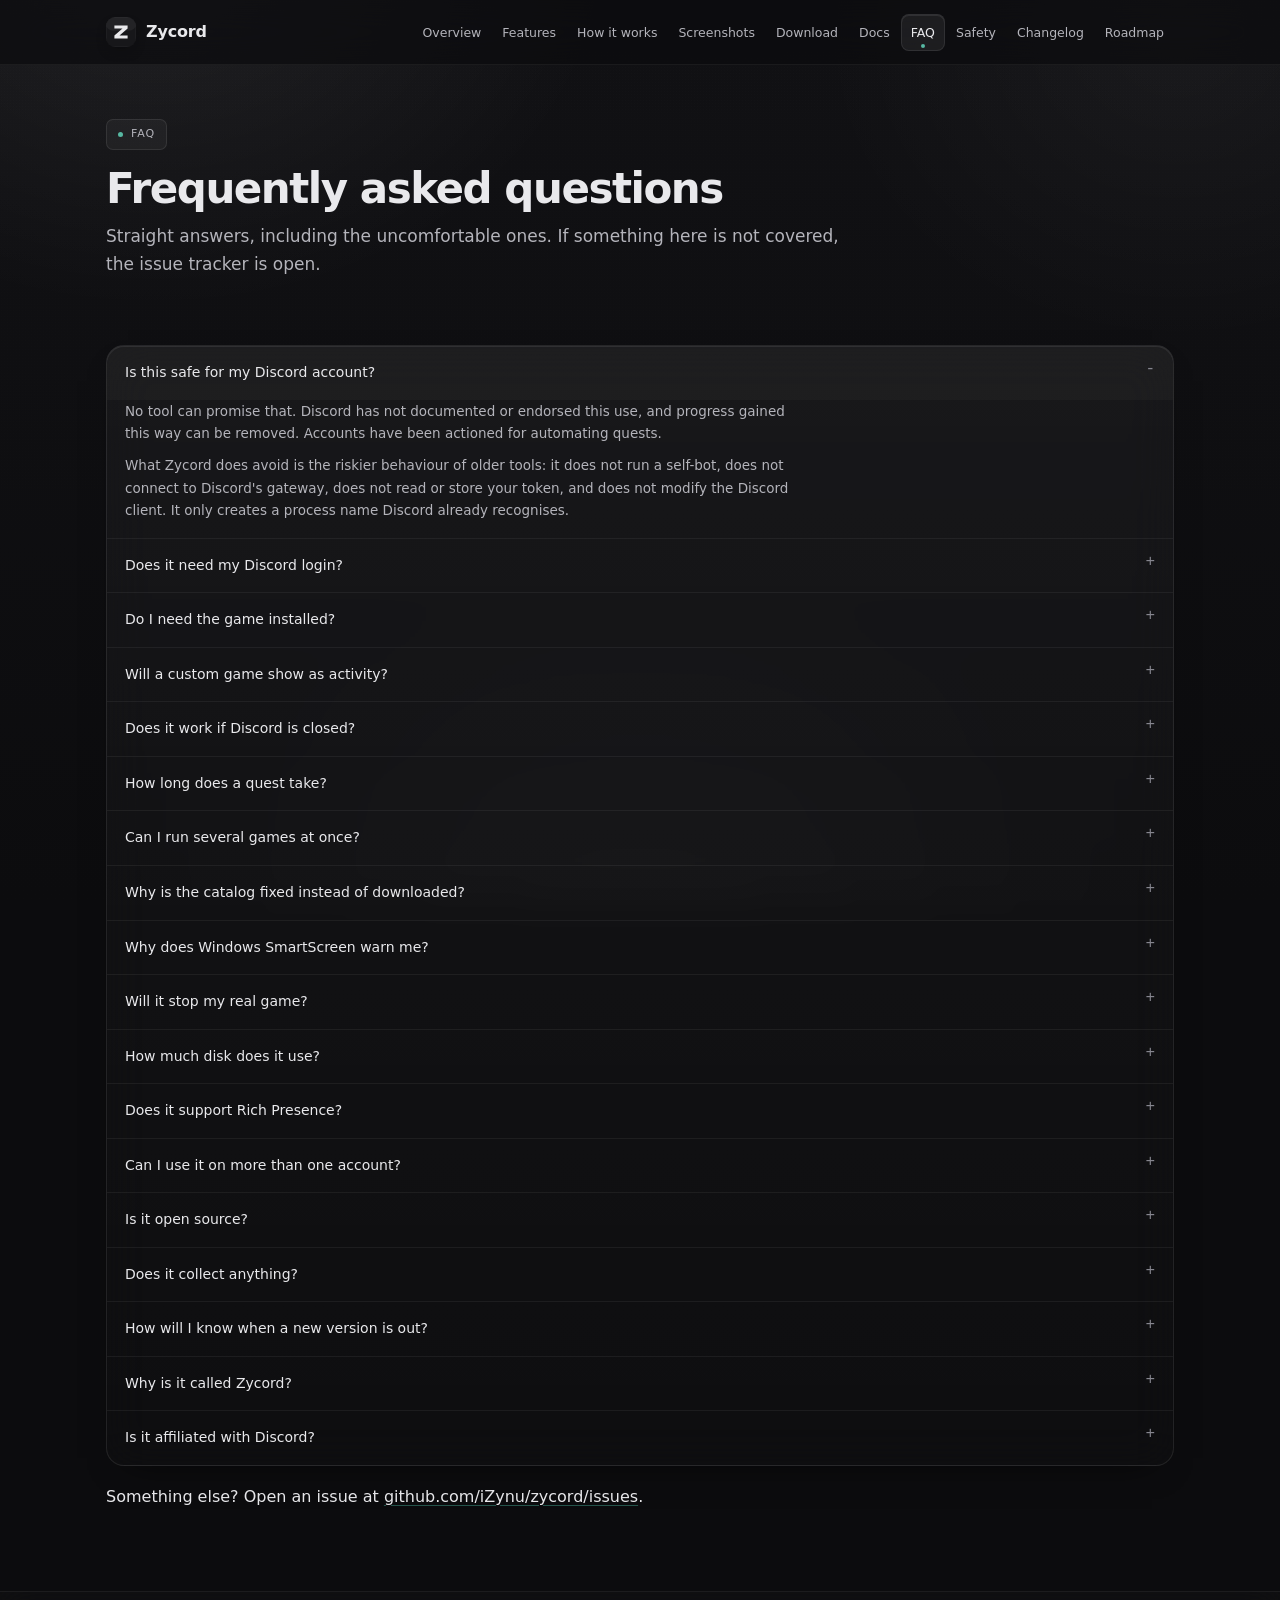
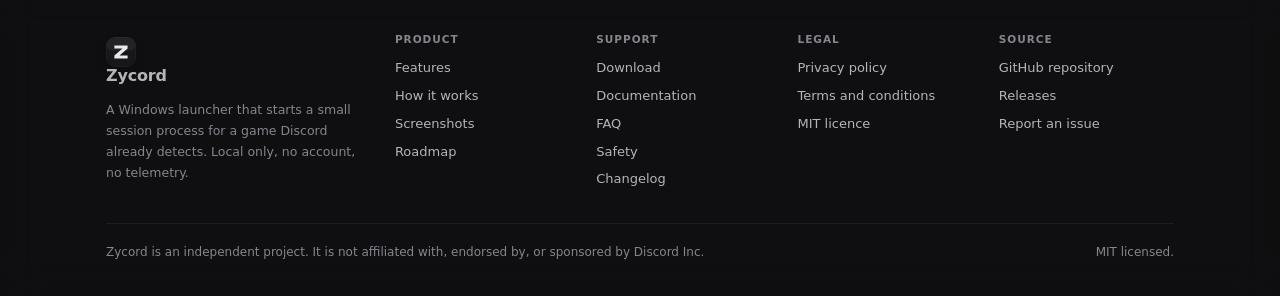
<file: site/faq.html>
<!doctype html>
<html lang="en">
<head>
<meta charset="utf-8">
<meta name="viewport" content="width=device-width, initial-scale=1">
<title>FAQ | Zycord</title>
<meta name="description" content="Straight answers about Zycord: account risk, detection, the fixed catalog, SmartScreen, disk use, and what it does not do.">
<link rel="canonical" href="https://izynu.github.io/zycord/faq.html">
<meta name="theme-color" content="#0c0c0e">
<meta name="color-scheme" content="dark">
<link rel="icon" href="favicon.ico" sizes="any">
<link rel="icon" href="assets/zycord.svg" type="image/svg+xml">
<link rel="apple-touch-icon" href="assets/mark-256.png">
<link rel="stylesheet" href="assets/site.css">
<meta property="og:type" content="website">
<meta property="og:site_name" content="Zycord">
<meta property="og:title" content="FAQ | Zycord">
<meta property="og:description" content="Straight answers about Zycord: account risk, detection, the fixed catalog, SmartScreen, disk use, and what it does not do.">
<meta property="og:url" content="https://izynu.github.io/zycord/faq.html">
<meta property="og:image" content="https://izynu.github.io/zycord/assets/mark-512.png">
<meta name="twitter:card" content="summary">
<meta name="twitter:title" content="FAQ | Zycord">
<meta name="twitter:description" content="Straight answers about Zycord: account risk, detection, the fixed catalog, SmartScreen, disk use, and what it does not do.">
</head>
<body>
<a class="skip" href="#main">Skip to content</a>

<header class="site-head">
  <div class="wrap">
    <a class="logo" href="index.html">
      <img src="assets/zycord.svg" alt="" width="30" height="30">
      <span class="logo-text">
        <span class="logo-name">Zycord</span>
      </span>
    </a>
    <button class="nav-toggle" id="nav-toggle" aria-expanded="false" aria-controls="site-nav">Menu</button>
    <nav class="site-nav" id="site-nav" aria-label="Main">
          <a href="index.html">Overview</a>
          <a href="features.html">Features</a>
          <a href="how-it-works.html">How it works</a>
          <a href="screenshots.html">Screenshots</a>
          <a href="download.html">Download</a>
          <a href="docs.html">Docs</a>
          <a href="faq.html" class="is-active" aria-current="page">FAQ</a>
          <a href="safety.html">Safety</a>
          <a href="changelog.html">Changelog</a>
          <a href="roadmap.html">Roadmap</a>
    </nav>
  </div>
</header>

<main id="main">

<section class="page-head">
  <div class="wrap">
    <p class="eyebrow">FAQ</p>
    <h1>Frequently asked questions</h1>
    <p class="lead">Straight answers, including the uncomfortable ones. If something here is not covered, the issue tracker is open.</p>
  </div>
</section>
<section class="section">
  <div class="wrap">
    <div class="faq">
      <details open>
        <summary>Is this safe for my Discord account?</summary>
        <div class="answer">
            <p>No tool can promise that. Discord has not documented or endorsed this use, and progress gained this way can be removed. Accounts have been actioned for automating quests.</p>
            <p>What Zycord does avoid is the riskier behaviour of older tools: it does not run a self-bot, does not connect to Discord's gateway, does not read or store your token, and does not modify the Discord client. It only creates a process name Discord already recognises.</p>
        </div>
      </details>      <details>
        <summary>Does it need my Discord login?</summary>
        <div class="answer">
            <p>No. There is no sign-in, no token, and no stored credential. Zycord never asks for one.</p>
        </div>
      </details>      <details>
        <summary>Do I need the game installed?</summary>
        <div class="answer">
            <p>No. That is the point. Zycord starts a copy of its own stub with the executable name Discord watches, not the game itself.</p>
        </div>
      </details>      <details>
        <summary>Will a custom game show as activity?</summary>
        <div class="answer">
            <p>Only when the executable name is one Discord already lists. Discord compares the running process name against its detectable list, so a name that is not on that list cannot match. The custom game dialog checks the name as you type and says whether it will be detected before you add it.</p>
        </div>
      </details>      <details>
        <summary>Does it work if Discord is closed?</summary>
        <div class="answer">
            <p>No. Discord must be running on the same computer to detect the process and credit quest progress.</p>
        </div>
      </details>      <details>
        <summary>How long does a quest take?</summary>
        <div class="answer">
            <p>A typical PLAY_ON_DESKTOP quest needs about 15 minutes of the game appearing to run. Leave the session running until Discord shows the quest complete. Some quests ask for longer; the auto stop can be set from 1 to 240 minutes.</p>
        </div>
      </details>      <details>
        <summary>Can I run several games at once?</summary>
        <div class="answer">
            <p>Yes. Each session is independent, with its own prepared file, process id, timer and auto stop. The Sessions tab lists them all.</p>
        </div>
      </details>      <details>
        <summary>Why is the catalog fixed instead of downloaded?</summary>
        <div class="answer">
            <p>A launcher that fetches its data at startup has to trust whoever serves it. That is a dependency on a server staying online, and a way for the data to change under you. The catalog is generated at build time from Discord's public endpoint and shipped with the application, so the launcher never contacts Discord's API or gateway, and the catalog is not fetched when you open the launcher.</p>
            <p>The trade-off is real: games added to Discord's list after a release will not appear until the next release ships with an updated catalog.</p>
        </div>
      </details>      <details>
        <summary>Why does Windows SmartScreen warn me?</summary>
        <div class="answer">
            <p>The executable is not signed. Code-signing certificates cost money and identify a legal entity, which this project does not have. Choose More info and then Run anyway, or build from source and inspect it yourself.</p>
        </div>
      </details>      <details>
        <summary>Will it stop my real game?</summary>
        <div class="answer">
            <p>It should not. Zycord records the process id it started and, before stopping anything, confirms the process still points at the file Zycord created. It never stops by image name, which is the mistake that terminates real games in other tools.</p>
        </div>
      </details>      <details>
        <summary>How much disk does it use?</summary>
        <div class="answer">
            <p>About 3.1 MB unpacked for the application, and about 36 KB for each prepared game. The Settings tab shows the exact figure and clears it on demand.</p>
        </div>
      </details>      <details>
        <summary>Does it support Rich Presence?</summary>
        <div class="answer">
            <p>The current release does not set a custom Rich Presence message. It makes Discord treat the game as running, which is what quest progress needs. Presence text from the real game is not reproduced.</p>
        </div>
      </details>      <details>
        <summary>Can I use it on more than one account?</summary>
        <div class="answer">
            <p>Zycord has no account concept, so nothing stops it. Running it to farm quests across many accounts is exactly the pattern that gets accounts actioned, and the terms of use here do not permit it.</p>
        </div>
      </details>      <details>
        <summary>Is it open source?</summary>
        <div class="answer">
            <p>Yes, under the MIT licence. The launcher source, the stub source, the interface, the catalog generator and the build script are all in the repository.</p>
        </div>
      </details>      <details>
        <summary>Does it collect anything?</summary>
        <div class="answer">
            <p>No. There is no analytics, no crash reporting and no server. The only things written are a settings file, a local log and the prepared session files, all in %LOCALAPPDATA%\\Zycord. The single network request the launcher can make is the update check, described below.</p>
        </div>
      </details>      <details>
        <summary>How will I know when a new version is out?</summary>
        <div class="answer">
            <p>The launcher asks the public release page once at startup and shows a prompt when there is something newer. The prompt names the version, links to the archive and the release notes, and appears once per release rather than on every launch. Zycord never downloads or replaces its own files. Turn it off under Settings, Check for updates, and no request is made; the About tab keeps a check you can run yourself.</p>
        </div>
      </details>      <details>
        <summary>Why is it called Zycord?</summary>
        <div class="answer">
            <p>It is a launcher for Discord. The name is a portmanteau, and the mark is a Z.</p>
        </div>
      </details>      <details>
        <summary>Is it affiliated with Discord?</summary>
        <div class="answer">
            <p>No. Zycord is an independent project. It is not affiliated with, endorsed by, or sponsored by Discord Inc.</p>
        </div>
      </details>
    </div>
    <p style="margin-top:18px">Something else? Open an issue at <a href="https://github.com/iZynu/zycord/issues">github.com/iZynu/zycord/issues</a>.</p>
  </div>
</section>

</main>

<footer class="site-foot">
  <div class="wrap">
    <div class="foot-grid">
      <div class="foot-col foot-brand">
        <a class="logo" href="index.html">
          <img src="assets/zycord.svg" alt="" width="28" height="28">
          <span class="logo-text">
            <span class="logo-name">Zycord</span>
          </span>
        </a>
        <p>A Windows launcher that starts a small session process for a game Discord already detects. Local only, no account, no telemetry.</p>
      </div>
      <div class="foot-col">
        <h4>Product</h4>
        <a href="features.html">Features</a>
        <a href="how-it-works.html">How it works</a>
        <a href="screenshots.html">Screenshots</a>
        <a href="roadmap.html">Roadmap</a>
      </div>
      <div class="foot-col">
        <h4>Support</h4>
        <a href="download.html">Download</a>
        <a href="docs.html">Documentation</a>
        <a href="faq.html">FAQ</a>
        <a href="safety.html">Safety</a>
        <a href="changelog.html">Changelog</a>
      </div>
      <div class="foot-col">
        <h4>Legal</h4>
        <a href="privacy.html">Privacy policy</a>
        <a href="terms.html">Terms and conditions</a>
        <a href="https://github.com/iZynu/zycord/blob/HEAD/LICENSE" rel="noopener">MIT licence</a>
      </div>
      <div class="foot-col">
        <h4>Source</h4>
        <a href="https://github.com/iZynu/zycord" rel="noopener">GitHub repository</a>
        <a href="https://github.com/iZynu/zycord/releases" rel="noopener">Releases</a>
        <a href="https://github.com/iZynu/zycord/issues" rel="noopener">Report an issue</a>
      </div>
    </div>
    <div class="foot-legal">
      <span>Zycord is an independent project. It is not affiliated with, endorsed by, or sponsored by Discord Inc.</span>
      <span>MIT licensed.</span>
    </div>
  </div>
</footer>

<script src="assets/site.js"></script>
</body>
</html>
</file>
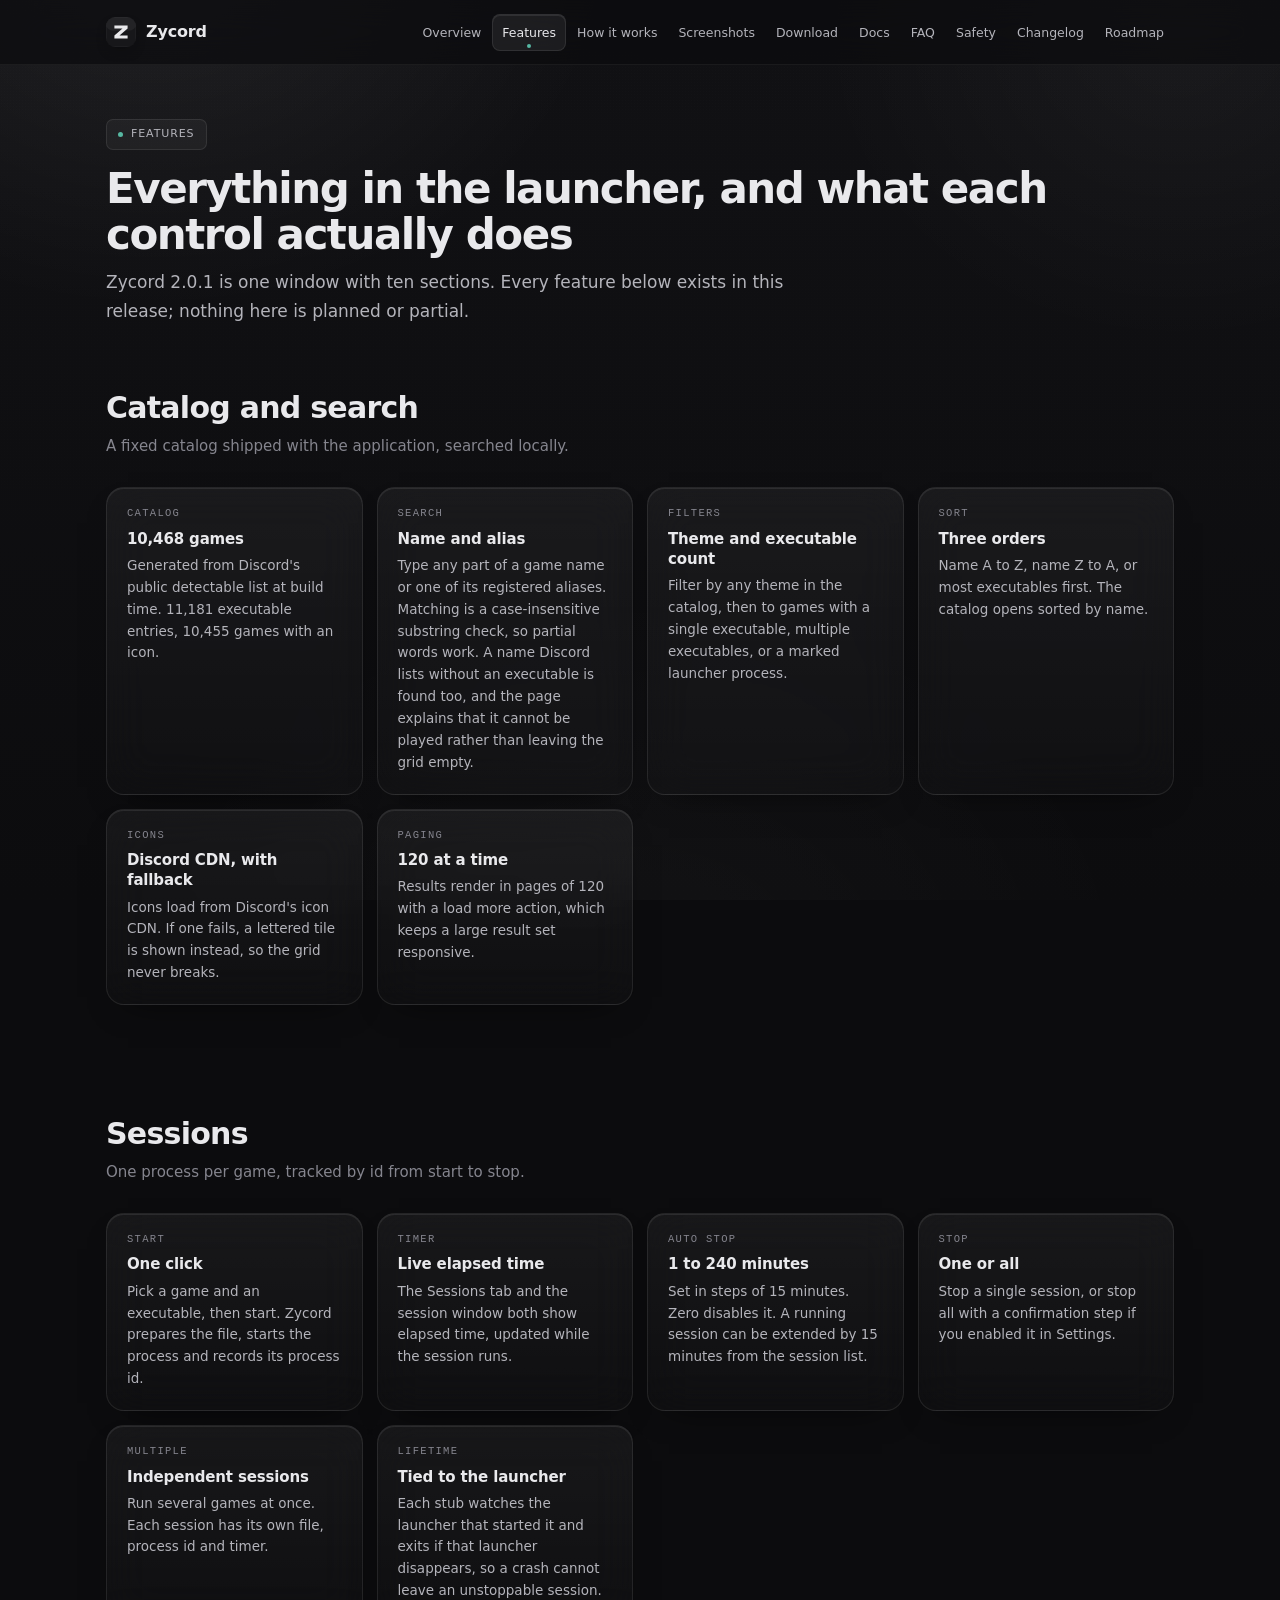
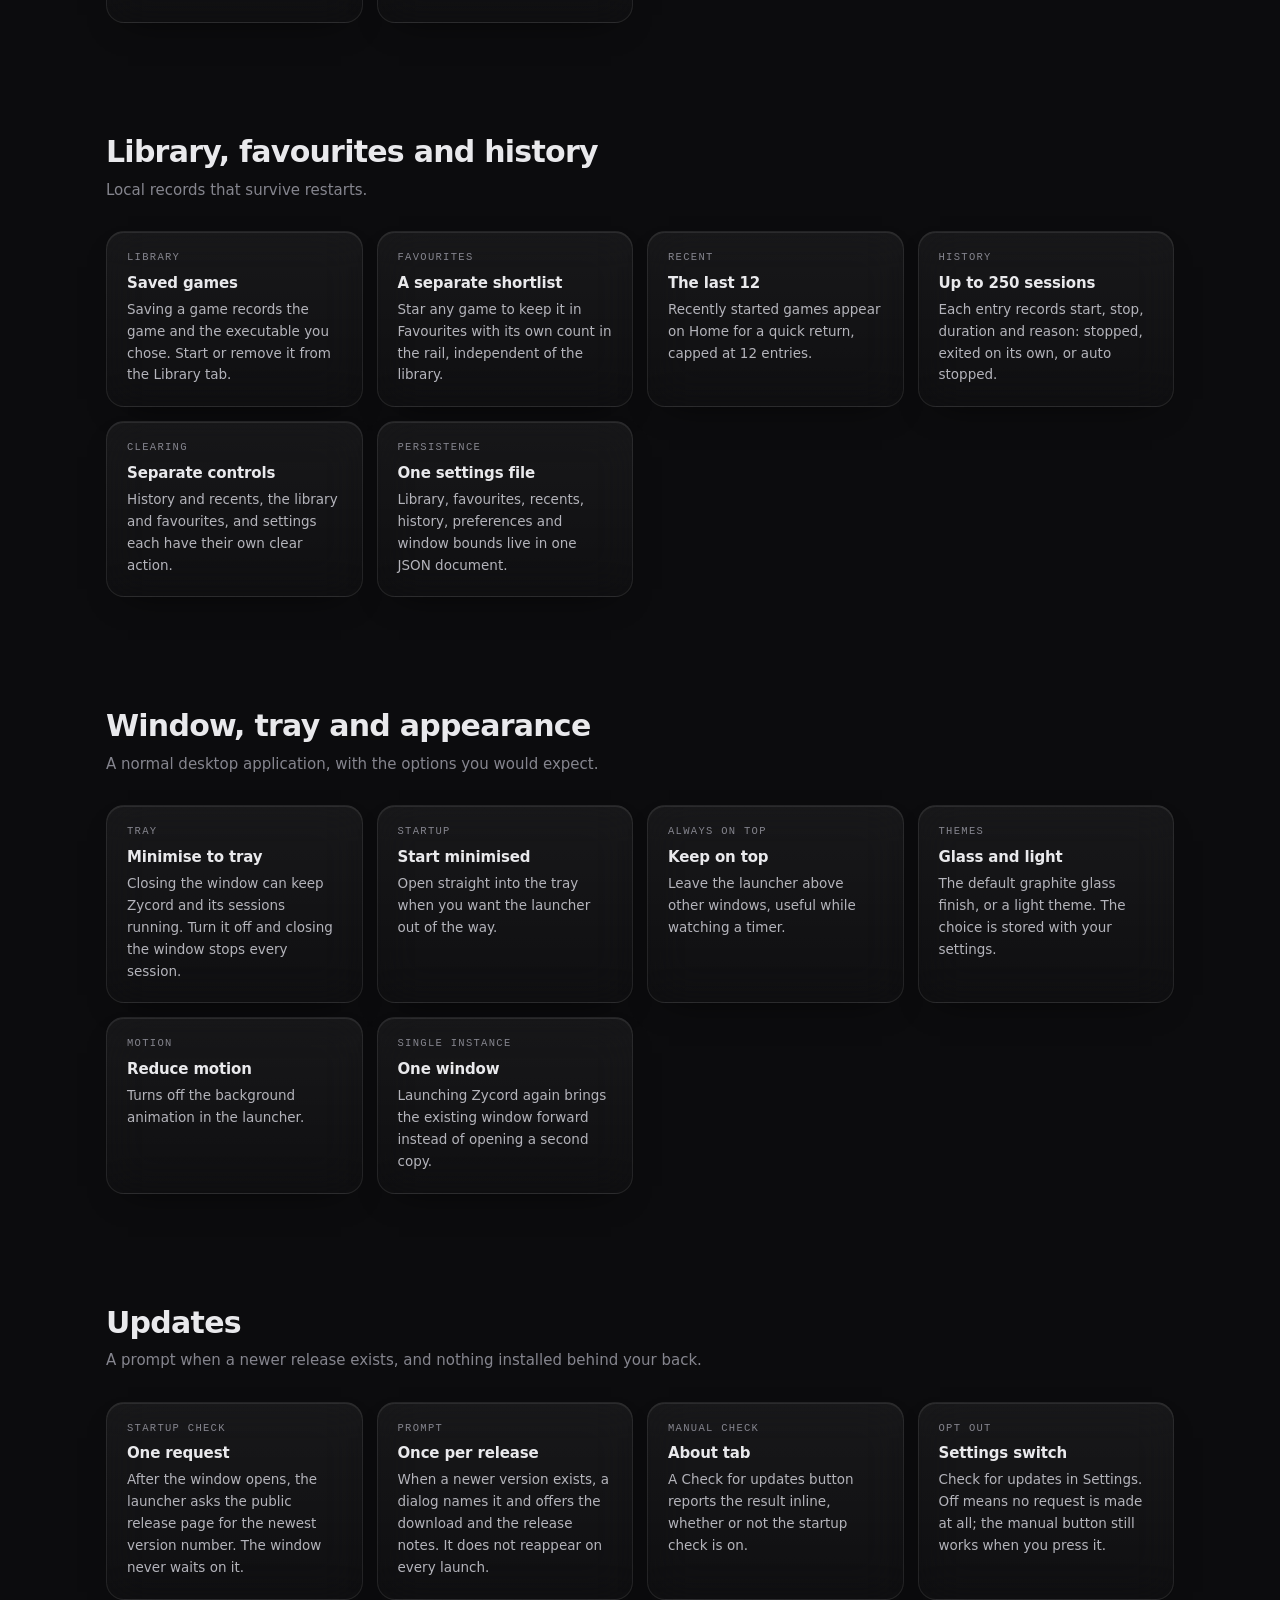
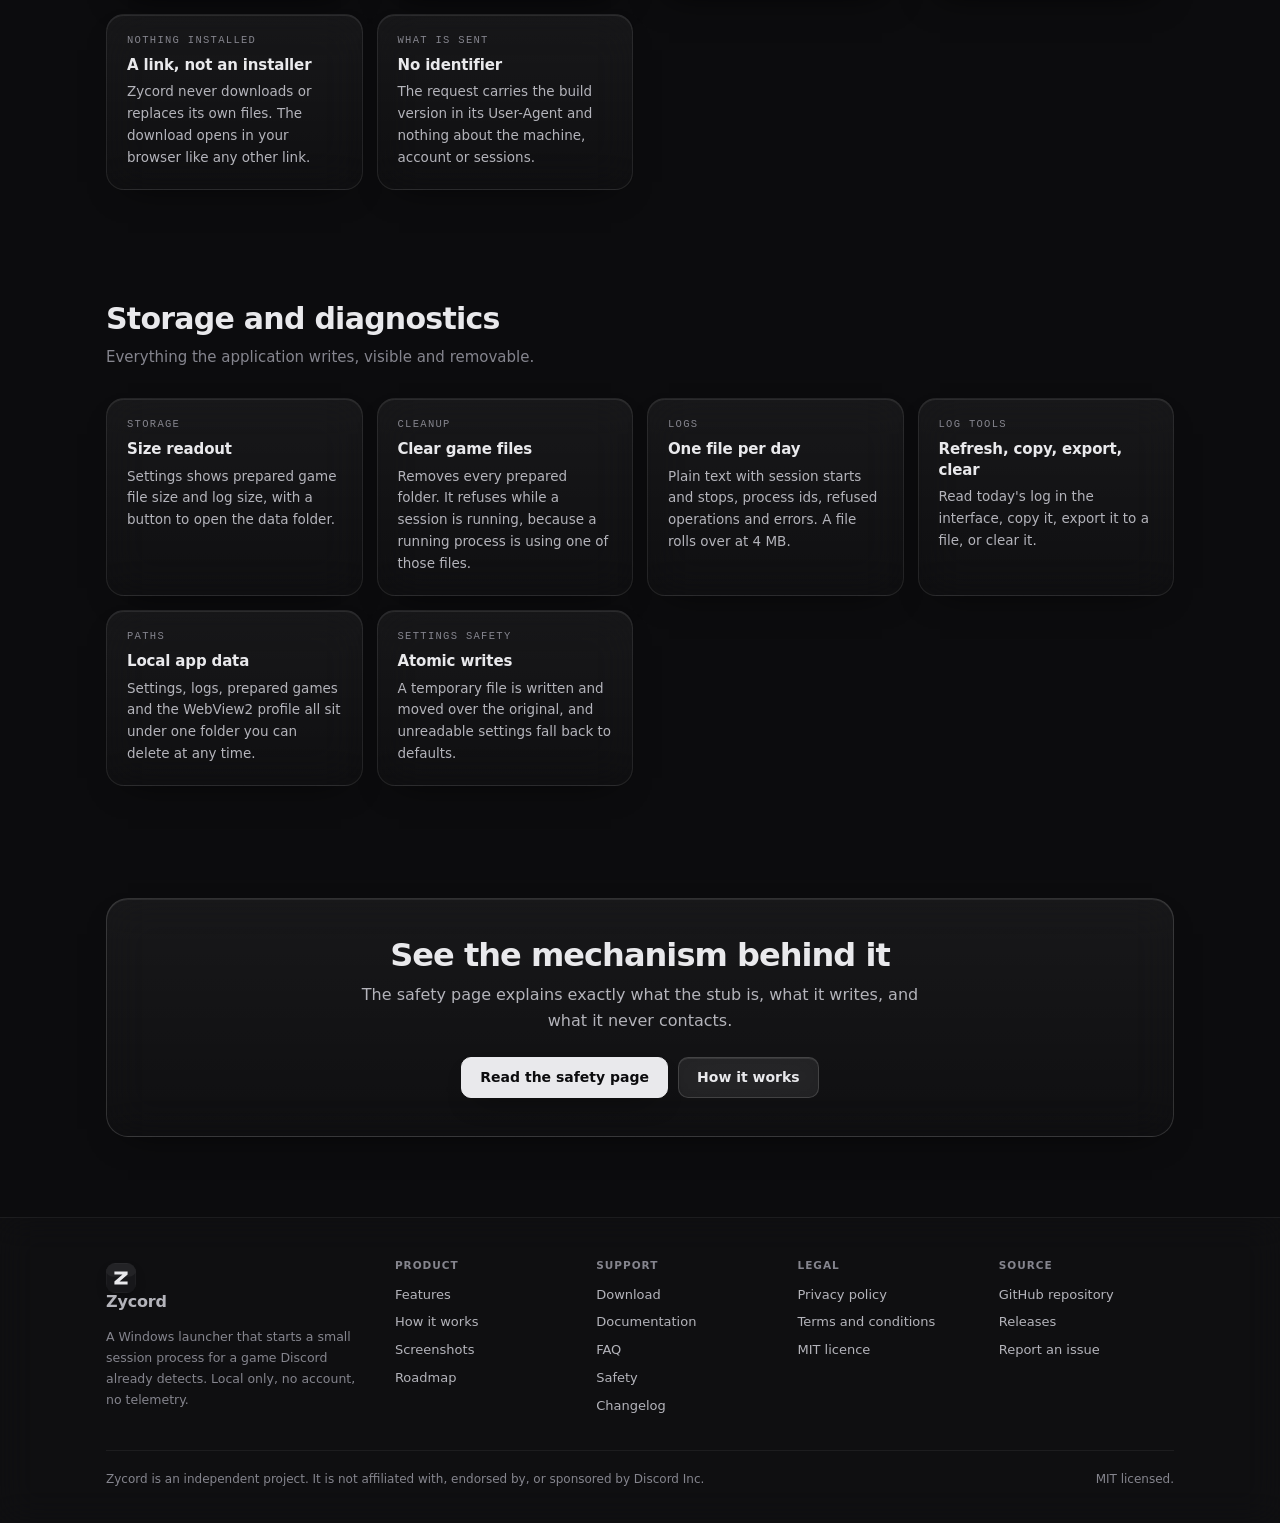
<file: site/features.html>
<!doctype html>
<html lang="en">
<head>
<meta charset="utf-8">
<meta name="viewport" content="width=device-width, initial-scale=1">
<title>Features | Zycord</title>
<meta name="description" content="Every Zycord 2.0.1 feature: catalog search, one-click sessions, auto stop, history, favourites, tray behaviour, themes and logs.">
<link rel="canonical" href="https://izynu.github.io/zycord/features.html">
<meta name="theme-color" content="#0c0c0e">
<meta name="color-scheme" content="dark">
<link rel="icon" href="favicon.ico" sizes="any">
<link rel="icon" href="assets/zycord.svg" type="image/svg+xml">
<link rel="apple-touch-icon" href="assets/mark-256.png">
<link rel="stylesheet" href="assets/site.css">
<meta property="og:type" content="website">
<meta property="og:site_name" content="Zycord">
<meta property="og:title" content="Features | Zycord">
<meta property="og:description" content="Every Zycord 2.0.1 feature: catalog search, one-click sessions, auto stop, history, favourites, tray behaviour, themes and logs.">
<meta property="og:url" content="https://izynu.github.io/zycord/features.html">
<meta property="og:image" content="https://izynu.github.io/zycord/assets/mark-512.png">
<meta name="twitter:card" content="summary">
<meta name="twitter:title" content="Features | Zycord">
<meta name="twitter:description" content="Every Zycord 2.0.1 feature: catalog search, one-click sessions, auto stop, history, favourites, tray behaviour, themes and logs.">
</head>
<body>
<a class="skip" href="#main">Skip to content</a>

<header class="site-head">
  <div class="wrap">
    <a class="logo" href="index.html">
      <img src="assets/zycord.svg" alt="" width="30" height="30">
      <span class="logo-text">
        <span class="logo-name">Zycord</span>
      </span>
    </a>
    <button class="nav-toggle" id="nav-toggle" aria-expanded="false" aria-controls="site-nav">Menu</button>
    <nav class="site-nav" id="site-nav" aria-label="Main">
          <a href="index.html">Overview</a>
          <a href="features.html" class="is-active" aria-current="page">Features</a>
          <a href="how-it-works.html">How it works</a>
          <a href="screenshots.html">Screenshots</a>
          <a href="download.html">Download</a>
          <a href="docs.html">Docs</a>
          <a href="faq.html">FAQ</a>
          <a href="safety.html">Safety</a>
          <a href="changelog.html">Changelog</a>
          <a href="roadmap.html">Roadmap</a>
    </nav>
  </div>
</header>

<main id="main">

<section class="page-head">
  <div class="wrap">
    <p class="eyebrow">Features</p>
    <h1>Everything in the launcher, and what each control actually does</h1>
    <p class="lead">Zycord 2.0.1 is one window with ten sections. Every feature below exists in this release; nothing here is planned or partial.</p>
  </div>
</section>
<section class="section">
  <div class="wrap">
    <div class="section-head">
      <h2>Catalog and search</h2>
    <p>A fixed catalog shipped with the application, searched locally.</p>
    </div>
  <div class="grid">
    <div class="card">
      <span class="card-kicker">Catalog</span>
      <h3>10,468 games</h3>
      <p>Generated from Discord's public detectable list at build time. 11,181 executable entries, 10,455 games with an icon.</p>
    </div>
    <div class="card">
      <span class="card-kicker">Search</span>
      <h3>Name and alias</h3>
      <p>Type any part of a game name or one of its registered aliases. Matching is a case-insensitive substring check, so partial words work. A name Discord lists without an executable is found too, and the page explains that it cannot be played rather than leaving the grid empty.</p>
    </div>
    <div class="card">
      <span class="card-kicker">Filters</span>
      <h3>Theme and executable count</h3>
      <p>Filter by any theme in the catalog, then to games with a single executable, multiple executables, or a marked launcher process.</p>
    </div>
    <div class="card">
      <span class="card-kicker">Sort</span>
      <h3>Three orders</h3>
      <p>Name A to Z, name Z to A, or most executables first. The catalog opens sorted by name.</p>
    </div>
    <div class="card">
      <span class="card-kicker">Icons</span>
      <h3>Discord CDN, with fallback</h3>
      <p>Icons load from Discord's icon CDN. If one fails, a lettered tile is shown instead, so the grid never breaks.</p>
    </div>
    <div class="card">
      <span class="card-kicker">Paging</span>
      <h3>120 at a time</h3>
      <p>Results render in pages of 120 with a load more action, which keeps a large result set responsive.</p>
    </div>
  </div>
  </div>
</section>
<section class="section">
  <div class="wrap">
    <div class="section-head">
      <h2>Sessions</h2>
    <p>One process per game, tracked by id from start to stop.</p>
    </div>
  <div class="grid">
    <div class="card">
      <span class="card-kicker">Start</span>
      <h3>One click</h3>
      <p>Pick a game and an executable, then start. Zycord prepares the file, starts the process and records its process id.</p>
    </div>
    <div class="card">
      <span class="card-kicker">Timer</span>
      <h3>Live elapsed time</h3>
      <p>The Sessions tab and the session window both show elapsed time, updated while the session runs.</p>
    </div>
    <div class="card">
      <span class="card-kicker">Auto stop</span>
      <h3>1 to 240 minutes</h3>
      <p>Set in steps of 15 minutes. Zero disables it. A running session can be extended by 15 minutes from the session list.</p>
    </div>
    <div class="card">
      <span class="card-kicker">Stop</span>
      <h3>One or all</h3>
      <p>Stop a single session, or stop all with a confirmation step if you enabled it in Settings.</p>
    </div>
    <div class="card">
      <span class="card-kicker">Multiple</span>
      <h3>Independent sessions</h3>
      <p>Run several games at once. Each session has its own file, process id and timer.</p>
    </div>
    <div class="card">
      <span class="card-kicker">Lifetime</span>
      <h3>Tied to the launcher</h3>
      <p>Each stub watches the launcher that started it and exits if that launcher disappears, so a crash cannot leave an unstoppable session.</p>
    </div>
  </div>
  </div>
</section>
<section class="section">
  <div class="wrap">
    <div class="section-head">
      <h2>Library, favourites and history</h2>
    <p>Local records that survive restarts.</p>
    </div>
  <div class="grid">
    <div class="card">
      <span class="card-kicker">Library</span>
      <h3>Saved games</h3>
      <p>Saving a game records the game and the executable you chose. Start or remove it from the Library tab.</p>
    </div>
    <div class="card">
      <span class="card-kicker">Favourites</span>
      <h3>A separate shortlist</h3>
      <p>Star any game to keep it in Favourites with its own count in the rail, independent of the library.</p>
    </div>
    <div class="card">
      <span class="card-kicker">Recent</span>
      <h3>The last 12</h3>
      <p>Recently started games appear on Home for a quick return, capped at 12 entries.</p>
    </div>
    <div class="card">
      <span class="card-kicker">History</span>
      <h3>Up to 250 sessions</h3>
      <p>Each entry records start, stop, duration and reason: stopped, exited on its own, or auto stopped.</p>
    </div>
    <div class="card">
      <span class="card-kicker">Clearing</span>
      <h3>Separate controls</h3>
      <p>History and recents, the library and favourites, and settings each have their own clear action.</p>
    </div>
    <div class="card">
      <span class="card-kicker">Persistence</span>
      <h3>One settings file</h3>
      <p>Library, favourites, recents, history, preferences and window bounds live in one JSON document.</p>
    </div>
  </div>
  </div>
</section>
<section class="section">
  <div class="wrap">
    <div class="section-head">
      <h2>Window, tray and appearance</h2>
    <p>A normal desktop application, with the options you would expect.</p>
    </div>
  <div class="grid">
    <div class="card">
      <span class="card-kicker">Tray</span>
      <h3>Minimise to tray</h3>
      <p>Closing the window can keep Zycord and its sessions running. Turn it off and closing the window stops every session.</p>
    </div>
    <div class="card">
      <span class="card-kicker">Startup</span>
      <h3>Start minimised</h3>
      <p>Open straight into the tray when you want the launcher out of the way.</p>
    </div>
    <div class="card">
      <span class="card-kicker">Always on top</span>
      <h3>Keep on top</h3>
      <p>Leave the launcher above other windows, useful while watching a timer.</p>
    </div>
    <div class="card">
      <span class="card-kicker">Themes</span>
      <h3>Glass and light</h3>
      <p>The default graphite glass finish, or a light theme. The choice is stored with your settings.</p>
    </div>
    <div class="card">
      <span class="card-kicker">Motion</span>
      <h3>Reduce motion</h3>
      <p>Turns off the background animation in the launcher.</p>
    </div>
    <div class="card">
      <span class="card-kicker">Single instance</span>
      <h3>One window</h3>
      <p>Launching Zycord again brings the existing window forward instead of opening a second copy.</p>
    </div>
  </div>
  </div>
</section>
<section class="section">
  <div class="wrap">
    <div class="section-head">
      <h2>Updates</h2>
    <p>A prompt when a newer release exists, and nothing installed behind your back.</p>
    </div>
  <div class="grid">
    <div class="card">
      <span class="card-kicker">Startup check</span>
      <h3>One request</h3>
      <p>After the window opens, the launcher asks the public release page for the newest version number. The window never waits on it.</p>
    </div>
    <div class="card">
      <span class="card-kicker">Prompt</span>
      <h3>Once per release</h3>
      <p>When a newer version exists, a dialog names it and offers the download and the release notes. It does not reappear on every launch.</p>
    </div>
    <div class="card">
      <span class="card-kicker">Manual check</span>
      <h3>About tab</h3>
      <p>A Check for updates button reports the result inline, whether or not the startup check is on.</p>
    </div>
    <div class="card">
      <span class="card-kicker">Opt out</span>
      <h3>Settings switch</h3>
      <p>Check for updates in Settings. Off means no request is made at all; the manual button still works when you press it.</p>
    </div>
    <div class="card">
      <span class="card-kicker">Nothing installed</span>
      <h3>A link, not an installer</h3>
      <p>Zycord never downloads or replaces its own files. The download opens in your browser like any other link.</p>
    </div>
    <div class="card">
      <span class="card-kicker">What is sent</span>
      <h3>No identifier</h3>
      <p>The request carries the build version in its User-Agent and nothing about the machine, account or sessions.</p>
    </div>
  </div>
  </div>
</section>
<section class="section">
  <div class="wrap">
    <div class="section-head">
      <h2>Storage and diagnostics</h2>
    <p>Everything the application writes, visible and removable.</p>
    </div>
  <div class="grid">
    <div class="card">
      <span class="card-kicker">Storage</span>
      <h3>Size readout</h3>
      <p>Settings shows prepared game file size and log size, with a button to open the data folder.</p>
    </div>
    <div class="card">
      <span class="card-kicker">Cleanup</span>
      <h3>Clear game files</h3>
      <p>Removes every prepared folder. It refuses while a session is running, because a running process is using one of those files.</p>
    </div>
    <div class="card">
      <span class="card-kicker">Logs</span>
      <h3>One file per day</h3>
      <p>Plain text with session starts and stops, process ids, refused operations and errors. A file rolls over at 4 MB.</p>
    </div>
    <div class="card">
      <span class="card-kicker">Log tools</span>
      <h3>Refresh, copy, export, clear</h3>
      <p>Read today's log in the interface, copy it, export it to a file, or clear it.</p>
    </div>
    <div class="card">
      <span class="card-kicker">Paths</span>
      <h3>Local app data</h3>
      <p>Settings, logs, prepared games and the WebView2 profile all sit under one folder you can delete at any time.</p>
    </div>
    <div class="card">
      <span class="card-kicker">Settings safety</span>
      <h3>Atomic writes</h3>
      <p>A temporary file is written and moved over the original, and unreadable settings fall back to defaults.</p>
    </div>
  </div>
  </div>
</section>
<section class="section">
  <div class="wrap">
    <div class="cta">
      <h2>See the mechanism behind it</h2>
      <p>The safety page explains exactly what the stub is, what it writes, and what it never contacts.</p>
      <div class="hero-actions">
        <a class="btn btn-primary" href="safety.html">Read the safety page</a>
      <a class="btn btn-secondary" href="how-it-works.html">How it works</a>
      </div>
    </div>
  </div>
</section>
</main>

<footer class="site-foot">
  <div class="wrap">
    <div class="foot-grid">
      <div class="foot-col foot-brand">
        <a class="logo" href="index.html">
          <img src="assets/zycord.svg" alt="" width="28" height="28">
          <span class="logo-text">
            <span class="logo-name">Zycord</span>
          </span>
        </a>
        <p>A Windows launcher that starts a small session process for a game Discord already detects. Local only, no account, no telemetry.</p>
      </div>
      <div class="foot-col">
        <h4>Product</h4>
        <a href="features.html">Features</a>
        <a href="how-it-works.html">How it works</a>
        <a href="screenshots.html">Screenshots</a>
        <a href="roadmap.html">Roadmap</a>
      </div>
      <div class="foot-col">
        <h4>Support</h4>
        <a href="download.html">Download</a>
        <a href="docs.html">Documentation</a>
        <a href="faq.html">FAQ</a>
        <a href="safety.html">Safety</a>
        <a href="changelog.html">Changelog</a>
      </div>
      <div class="foot-col">
        <h4>Legal</h4>
        <a href="privacy.html">Privacy policy</a>
        <a href="terms.html">Terms and conditions</a>
        <a href="https://github.com/iZynu/zycord/blob/HEAD/LICENSE" rel="noopener">MIT licence</a>
      </div>
      <div class="foot-col">
        <h4>Source</h4>
        <a href="https://github.com/iZynu/zycord" rel="noopener">GitHub repository</a>
        <a href="https://github.com/iZynu/zycord/releases" rel="noopener">Releases</a>
        <a href="https://github.com/iZynu/zycord/issues" rel="noopener">Report an issue</a>
      </div>
    </div>
    <div class="foot-legal">
      <span>Zycord is an independent project. It is not affiliated with, endorsed by, or sponsored by Discord Inc.</span>
      <span>MIT licensed.</span>
    </div>
  </div>
</footer>

<script src="assets/site.js"></script>
</body>
</html>
</file>
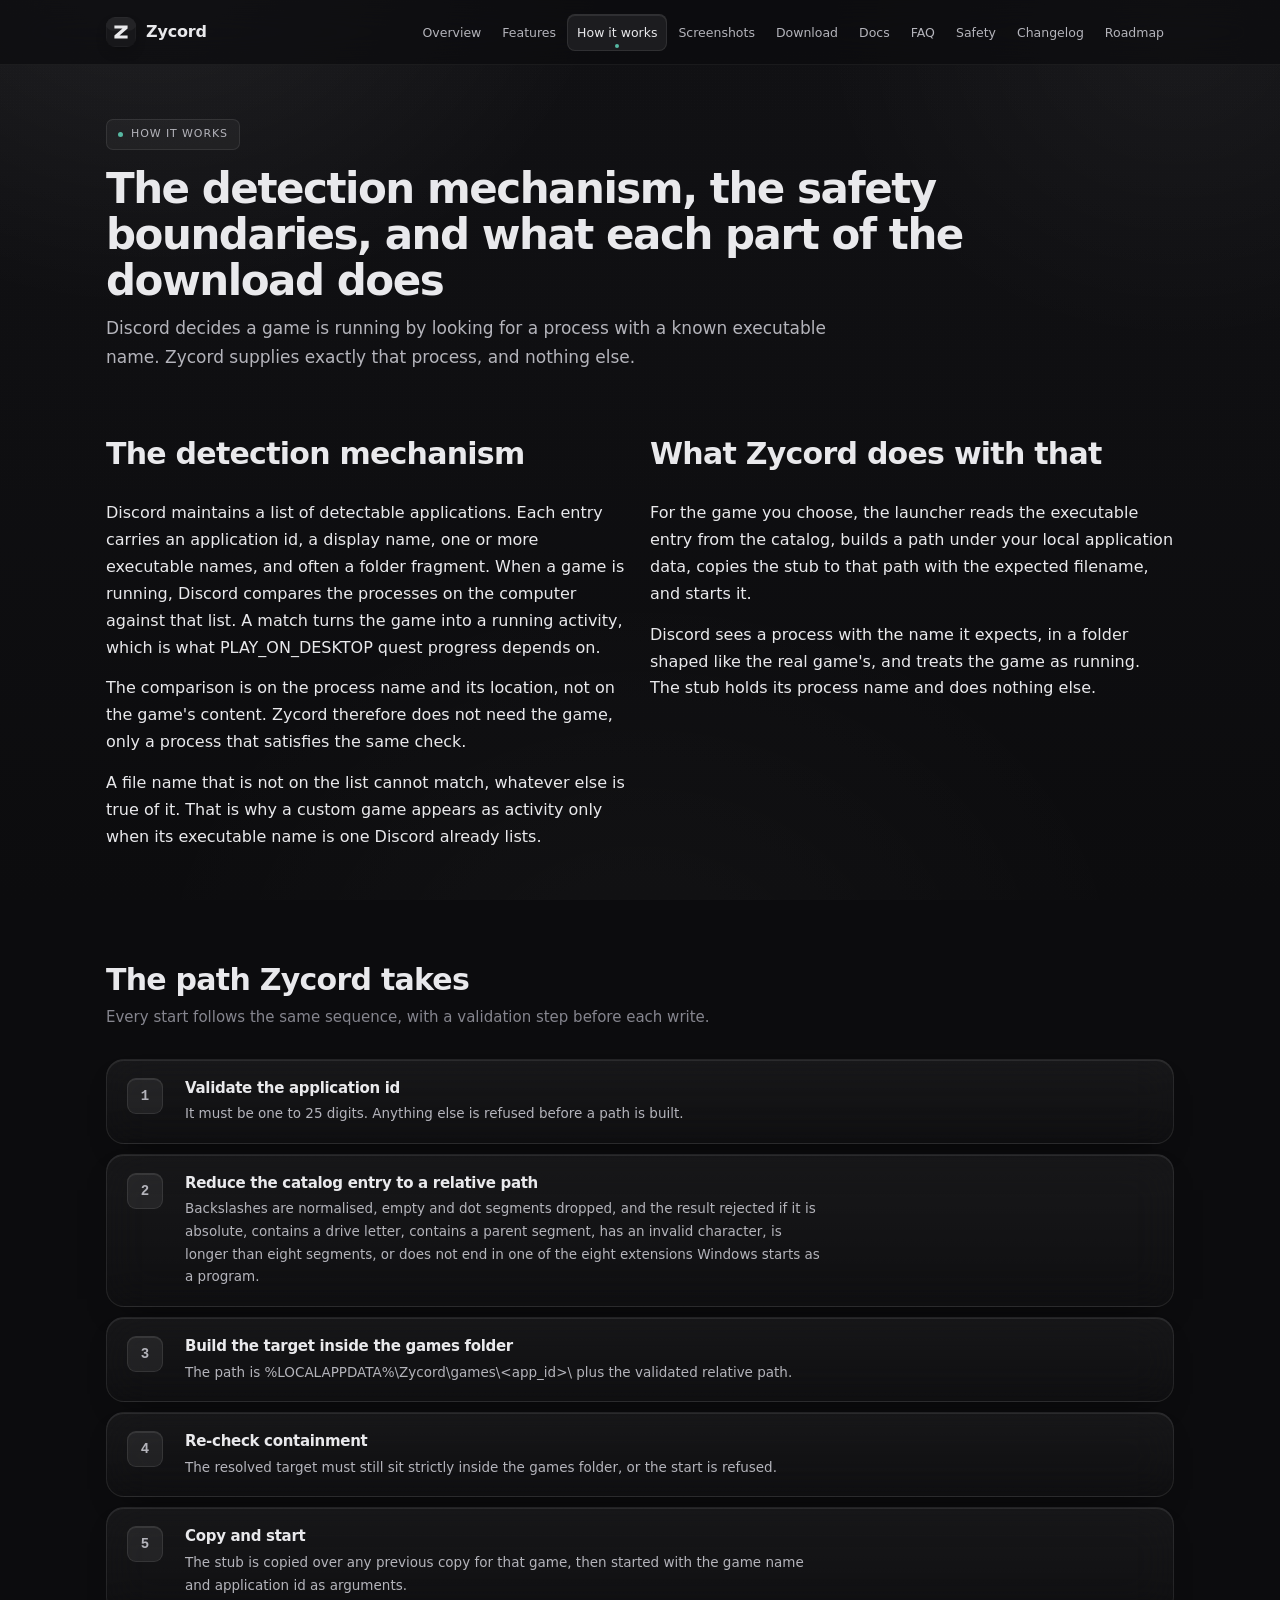
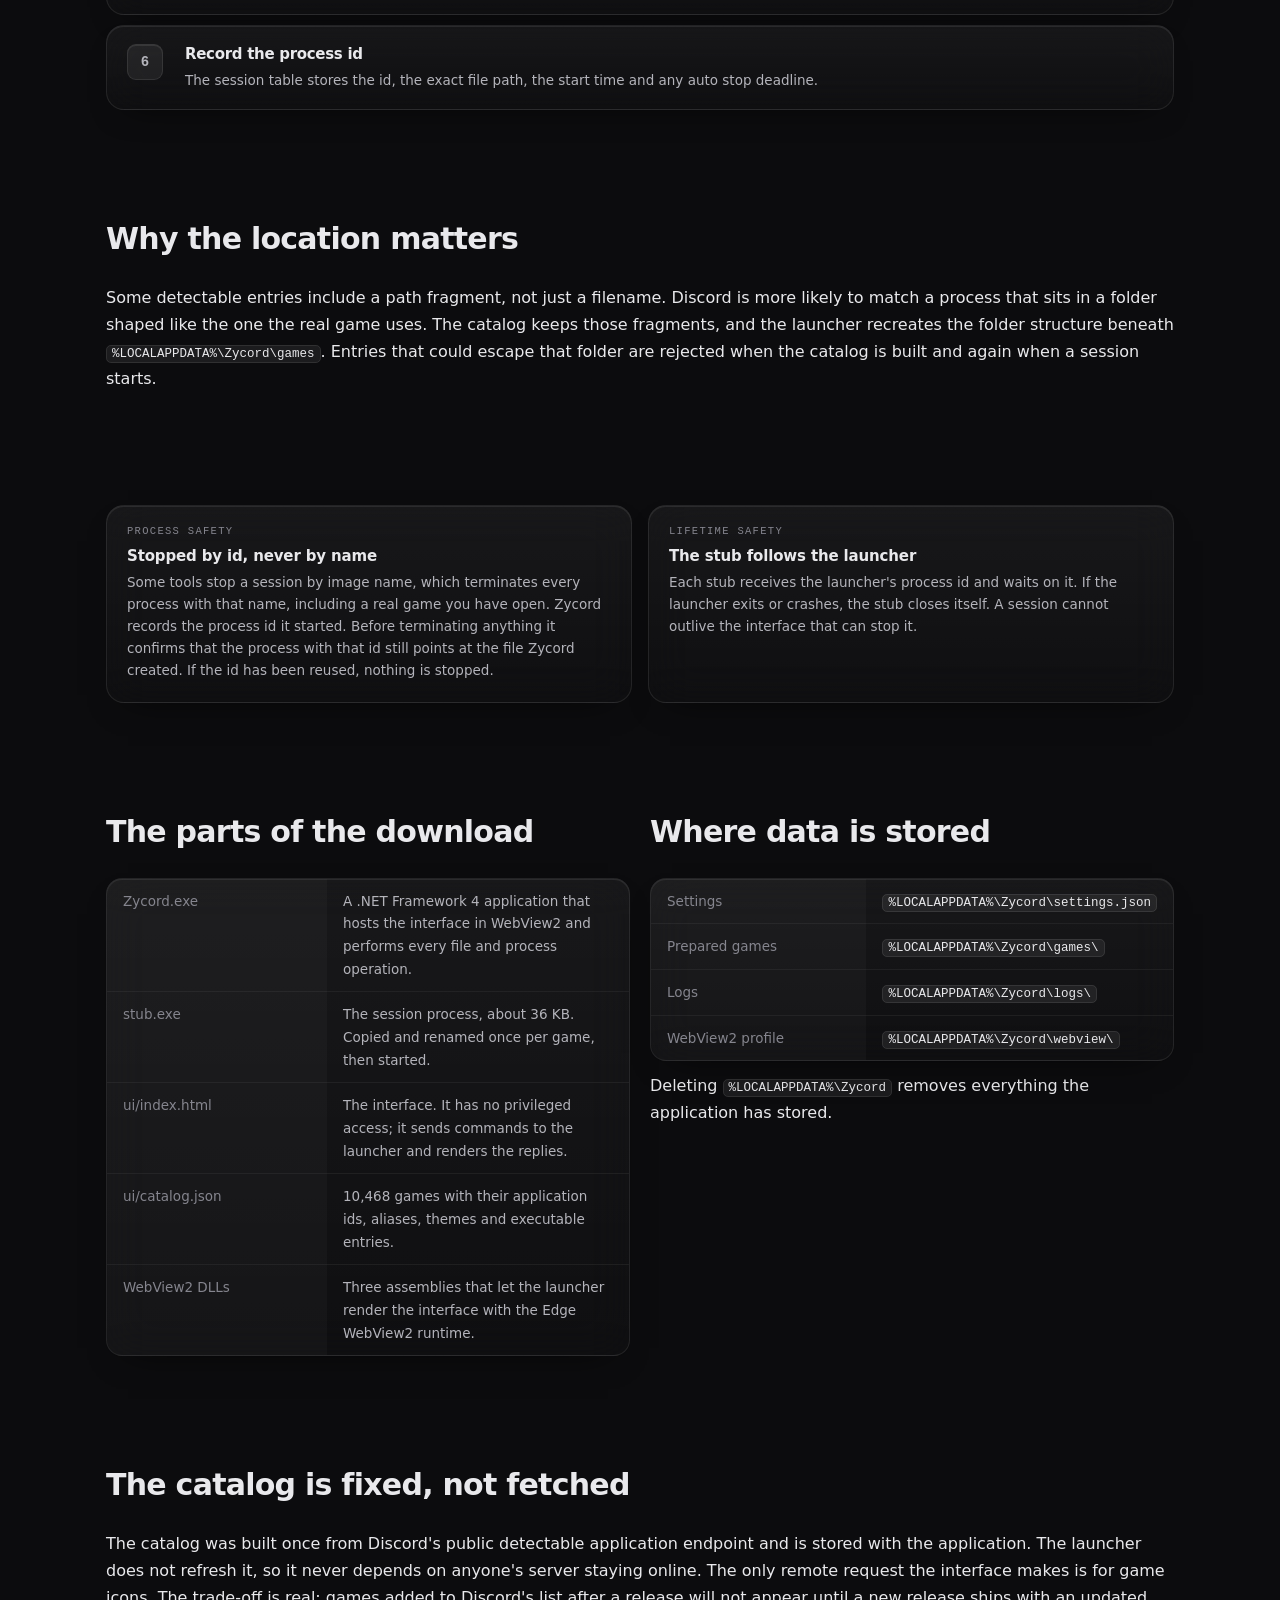
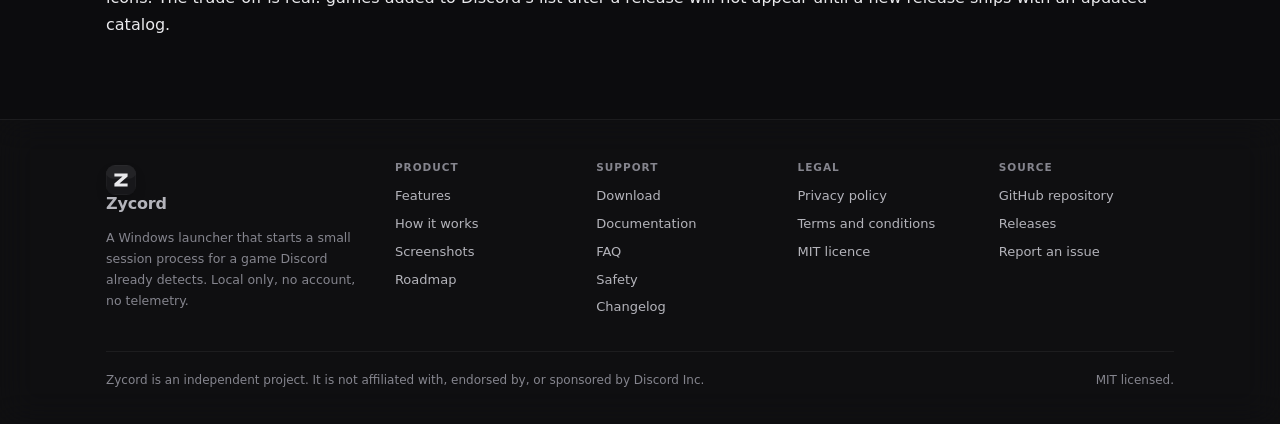
<file: site/how-it-works.html>
<!doctype html>
<html lang="en">
<head>
<meta charset="utf-8">
<meta name="viewport" content="width=device-width, initial-scale=1">
<title>How it works | Zycord</title>
<meta name="description" content="How Discord detects a running game, how Zycord builds and validates the session path, and how it stops only the process it started.">
<link rel="canonical" href="https://izynu.github.io/zycord/how-it-works.html">
<meta name="theme-color" content="#0c0c0e">
<meta name="color-scheme" content="dark">
<link rel="icon" href="favicon.ico" sizes="any">
<link rel="icon" href="assets/zycord.svg" type="image/svg+xml">
<link rel="apple-touch-icon" href="assets/mark-256.png">
<link rel="stylesheet" href="assets/site.css">
<meta property="og:type" content="website">
<meta property="og:site_name" content="Zycord">
<meta property="og:title" content="How it works | Zycord">
<meta property="og:description" content="How Discord detects a running game, how Zycord builds and validates the session path, and how it stops only the process it started.">
<meta property="og:url" content="https://izynu.github.io/zycord/how-it-works.html">
<meta property="og:image" content="https://izynu.github.io/zycord/assets/mark-512.png">
<meta name="twitter:card" content="summary">
<meta name="twitter:title" content="How it works | Zycord">
<meta name="twitter:description" content="How Discord detects a running game, how Zycord builds and validates the session path, and how it stops only the process it started.">
</head>
<body>
<a class="skip" href="#main">Skip to content</a>

<header class="site-head">
  <div class="wrap">
    <a class="logo" href="index.html">
      <img src="assets/zycord.svg" alt="" width="30" height="30">
      <span class="logo-text">
        <span class="logo-name">Zycord</span>
      </span>
    </a>
    <button class="nav-toggle" id="nav-toggle" aria-expanded="false" aria-controls="site-nav">Menu</button>
    <nav class="site-nav" id="site-nav" aria-label="Main">
          <a href="index.html">Overview</a>
          <a href="features.html">Features</a>
          <a href="how-it-works.html" class="is-active" aria-current="page">How it works</a>
          <a href="screenshots.html">Screenshots</a>
          <a href="download.html">Download</a>
          <a href="docs.html">Docs</a>
          <a href="faq.html">FAQ</a>
          <a href="safety.html">Safety</a>
          <a href="changelog.html">Changelog</a>
          <a href="roadmap.html">Roadmap</a>
    </nav>
  </div>
</header>

<main id="main">

<section class="page-head">
  <div class="wrap">
    <p class="eyebrow">How it works</p>
    <h1>The detection mechanism, the safety boundaries, and what each part of the download does</h1>
    <p class="lead">Discord decides a game is running by looking for a process with a known executable name. Zycord supplies exactly that process, and nothing else.</p>
  </div>
</section>
<section class="section">
  <div class="wrap">
    <div class="split">
      <div>
        <div class="section-head">
          <h2>The detection mechanism</h2>
        </div>
        <p>
          Discord maintains a list of detectable applications. Each entry carries an
          application id, a display name, one or more executable names, and often a
          folder fragment. When a game is running, Discord compares the processes on
          the computer against that list. A match turns the game into a running
          activity, which is what PLAY_ON_DESKTOP quest progress depends on.
        </p>
        <p>
          The comparison is on the process name and its location, not on the game's
          content. Zycord therefore does not need the game, only a process that
          satisfies the same check.
        </p>
        <p>
          A file name that is not on the list cannot match, whatever else is true of
          it. That is why a custom game appears as activity only when its executable
          name is one Discord already lists.
        </p>
      </div>
      <div>
        <div class="section-head">
          <h2>What Zycord does with that</h2>
        </div>
        <p>
          For the game you choose, the launcher reads the executable entry from the
          catalog, builds a path under your local application data, copies the stub
          to that path with the expected filename, and starts it.
        </p>
        <p>
          Discord sees a process with the name it expects, in a folder shaped like
          the real game's, and treats the game as running. The stub holds its process
          name and does nothing else.
        </p>
      </div>
    </div>
  </div>
</section>

<section class="section">
  <div class="wrap">
    <div class="section-head">
      <h2>The path Zycord takes</h2>
      <p>Every start follows the same sequence, with a validation step before each write.</p>
    </div>
  <div class="steps">
    <div class="step">
      <div class="step-n">1</div>
      <div>
        <h3>Validate the application id</h3>
        <p>It must be one to 25 digits. Anything else is refused before a path is built.</p>
      </div>
    </div>
    <div class="step">
      <div class="step-n">2</div>
      <div>
        <h3>Reduce the catalog entry to a relative path</h3>
        <p>Backslashes are normalised, empty and dot segments dropped, and the result rejected if it is absolute, contains a drive letter, contains a parent segment, has an invalid character, is longer than eight segments, or does not end in one of the eight extensions Windows starts as a program.</p>
      </div>
    </div>
    <div class="step">
      <div class="step-n">3</div>
      <div>
        <h3>Build the target inside the games folder</h3>
        <p>The path is %LOCALAPPDATA%\Zycord\games\&lt;app_id&gt;\ plus the validated relative path.</p>
      </div>
    </div>
    <div class="step">
      <div class="step-n">4</div>
      <div>
        <h3>Re-check containment</h3>
        <p>The resolved target must still sit strictly inside the games folder, or the start is refused.</p>
      </div>
    </div>
    <div class="step">
      <div class="step-n">5</div>
      <div>
        <h3>Copy and start</h3>
        <p>The stub is copied over any previous copy for that game, then started with the game name and application id as arguments.</p>
      </div>
    </div>
    <div class="step">
      <div class="step-n">6</div>
      <div>
        <h3>Record the process id</h3>
        <p>The session table stores the id, the exact file path, the start time and any auto stop deadline.</p>
      </div>
    </div>
  </div>
  </div>
</section>

<section class="section">
  <div class="wrap">
    <div class="section-head">
      <h2>Why the location matters</h2>
    </div>
    <p>
      Some detectable entries include a path fragment, not just a filename. Discord
      is more likely to match a process that sits in a folder shaped like the one
      the real game uses. The catalog keeps those fragments, and the launcher
      recreates the folder structure beneath
      <code class="inline">%LOCALAPPDATA%\Zycord\games</code>. Entries that could
      escape that folder are rejected when the catalog is built and again when a
      session starts.
    </p>
  </div>
</section>

<section class="section">
  <div class="wrap">
    <div class="grid-2">
      <div class="card">
        <span class="card-kicker">Process safety</span>
        <h3>Stopped by id, never by name</h3>
        <p>
          Some tools stop a session by image name, which terminates every process
          with that name, including a real game you have open. Zycord records the
          process id it started. Before terminating anything it confirms that the
          process with that id still points at the file Zycord created. If the id
          has been reused, nothing is stopped.
        </p>
      </div>
      <div class="card">
        <span class="card-kicker">Lifetime safety</span>
        <h3>The stub follows the launcher</h3>
        <p>
          Each stub receives the launcher's process id and waits on it. If the
          launcher exits or crashes, the stub closes itself. A session cannot outlive
          the interface that can stop it.
        </p>
      </div>
    </div>
  </div>
</section>

<section class="section">
  <div class="wrap">
    <div class="split">
      <div>
        <div class="section-head">
          <h2>The parts of the download</h2>
        </div>
  <table class="spec">
      <tr><th>Zycord.exe</th><td>A .NET Framework 4 application that hosts the interface in WebView2 and performs every file and process operation.</td></tr>
      <tr><th>stub.exe</th><td>The session process, about 36 KB. Copied and renamed once per game, then started.</td></tr>
      <tr><th>ui/index.html</th><td>The interface. It has no privileged access; it sends commands to the launcher and renders the replies.</td></tr>
      <tr><th>ui/catalog.json</th><td>10,468 games with their application ids, aliases, themes and executable entries.</td></tr>
      <tr><th>WebView2 DLLs</th><td>Three assemblies that let the launcher render the interface with the Edge WebView2 runtime.</td></tr>
  </table>
      </div>
      <div>
        <div class="section-head">
          <h2>Where data is stored</h2>
        </div>
  <table class="spec">
      <tr><th>Settings</th><td><code class="inline">%LOCALAPPDATA%\Zycord\settings.json</code></td></tr>
      <tr><th>Prepared games</th><td><code class="inline">%LOCALAPPDATA%\Zycord\games\</code></td></tr>
      <tr><th>Logs</th><td><code class="inline">%LOCALAPPDATA%\Zycord\logs\</code></td></tr>
      <tr><th>WebView2 profile</th><td><code class="inline">%LOCALAPPDATA%\Zycord\webview\</code></td></tr>
  </table>
        <p style="margin-top:12px">
          Deleting <code class="inline">%LOCALAPPDATA%\Zycord</code> removes
          everything the application has stored.
        </p>
      </div>
    </div>
  </div>
</section>

<section class="section">
  <div class="wrap">
    <div class="section-head">
      <h2>The catalog is fixed, not fetched</h2>
    </div>
    <p>
      The catalog was built once from Discord's public detectable application
      endpoint and is stored with the application. The launcher does not refresh it,
      so it never depends on anyone's server staying online. The only remote request
      the interface makes is for game icons. The trade-off is real: games added to
      Discord's list after a release will not appear until a new release ships with
      an updated catalog.
    </p>
  </div>
</section>

</main>

<footer class="site-foot">
  <div class="wrap">
    <div class="foot-grid">
      <div class="foot-col foot-brand">
        <a class="logo" href="index.html">
          <img src="assets/zycord.svg" alt="" width="28" height="28">
          <span class="logo-text">
            <span class="logo-name">Zycord</span>
          </span>
        </a>
        <p>A Windows launcher that starts a small session process for a game Discord already detects. Local only, no account, no telemetry.</p>
      </div>
      <div class="foot-col">
        <h4>Product</h4>
        <a href="features.html">Features</a>
        <a href="how-it-works.html">How it works</a>
        <a href="screenshots.html">Screenshots</a>
        <a href="roadmap.html">Roadmap</a>
      </div>
      <div class="foot-col">
        <h4>Support</h4>
        <a href="download.html">Download</a>
        <a href="docs.html">Documentation</a>
        <a href="faq.html">FAQ</a>
        <a href="safety.html">Safety</a>
        <a href="changelog.html">Changelog</a>
      </div>
      <div class="foot-col">
        <h4>Legal</h4>
        <a href="privacy.html">Privacy policy</a>
        <a href="terms.html">Terms and conditions</a>
        <a href="https://github.com/iZynu/zycord/blob/HEAD/LICENSE" rel="noopener">MIT licence</a>
      </div>
      <div class="foot-col">
        <h4>Source</h4>
        <a href="https://github.com/iZynu/zycord" rel="noopener">GitHub repository</a>
        <a href="https://github.com/iZynu/zycord/releases" rel="noopener">Releases</a>
        <a href="https://github.com/iZynu/zycord/issues" rel="noopener">Report an issue</a>
      </div>
    </div>
    <div class="foot-legal">
      <span>Zycord is an independent project. It is not affiliated with, endorsed by, or sponsored by Discord Inc.</span>
      <span>MIT licensed.</span>
    </div>
  </div>
</footer>

<script src="assets/site.js"></script>
</body>
</html>
</file>
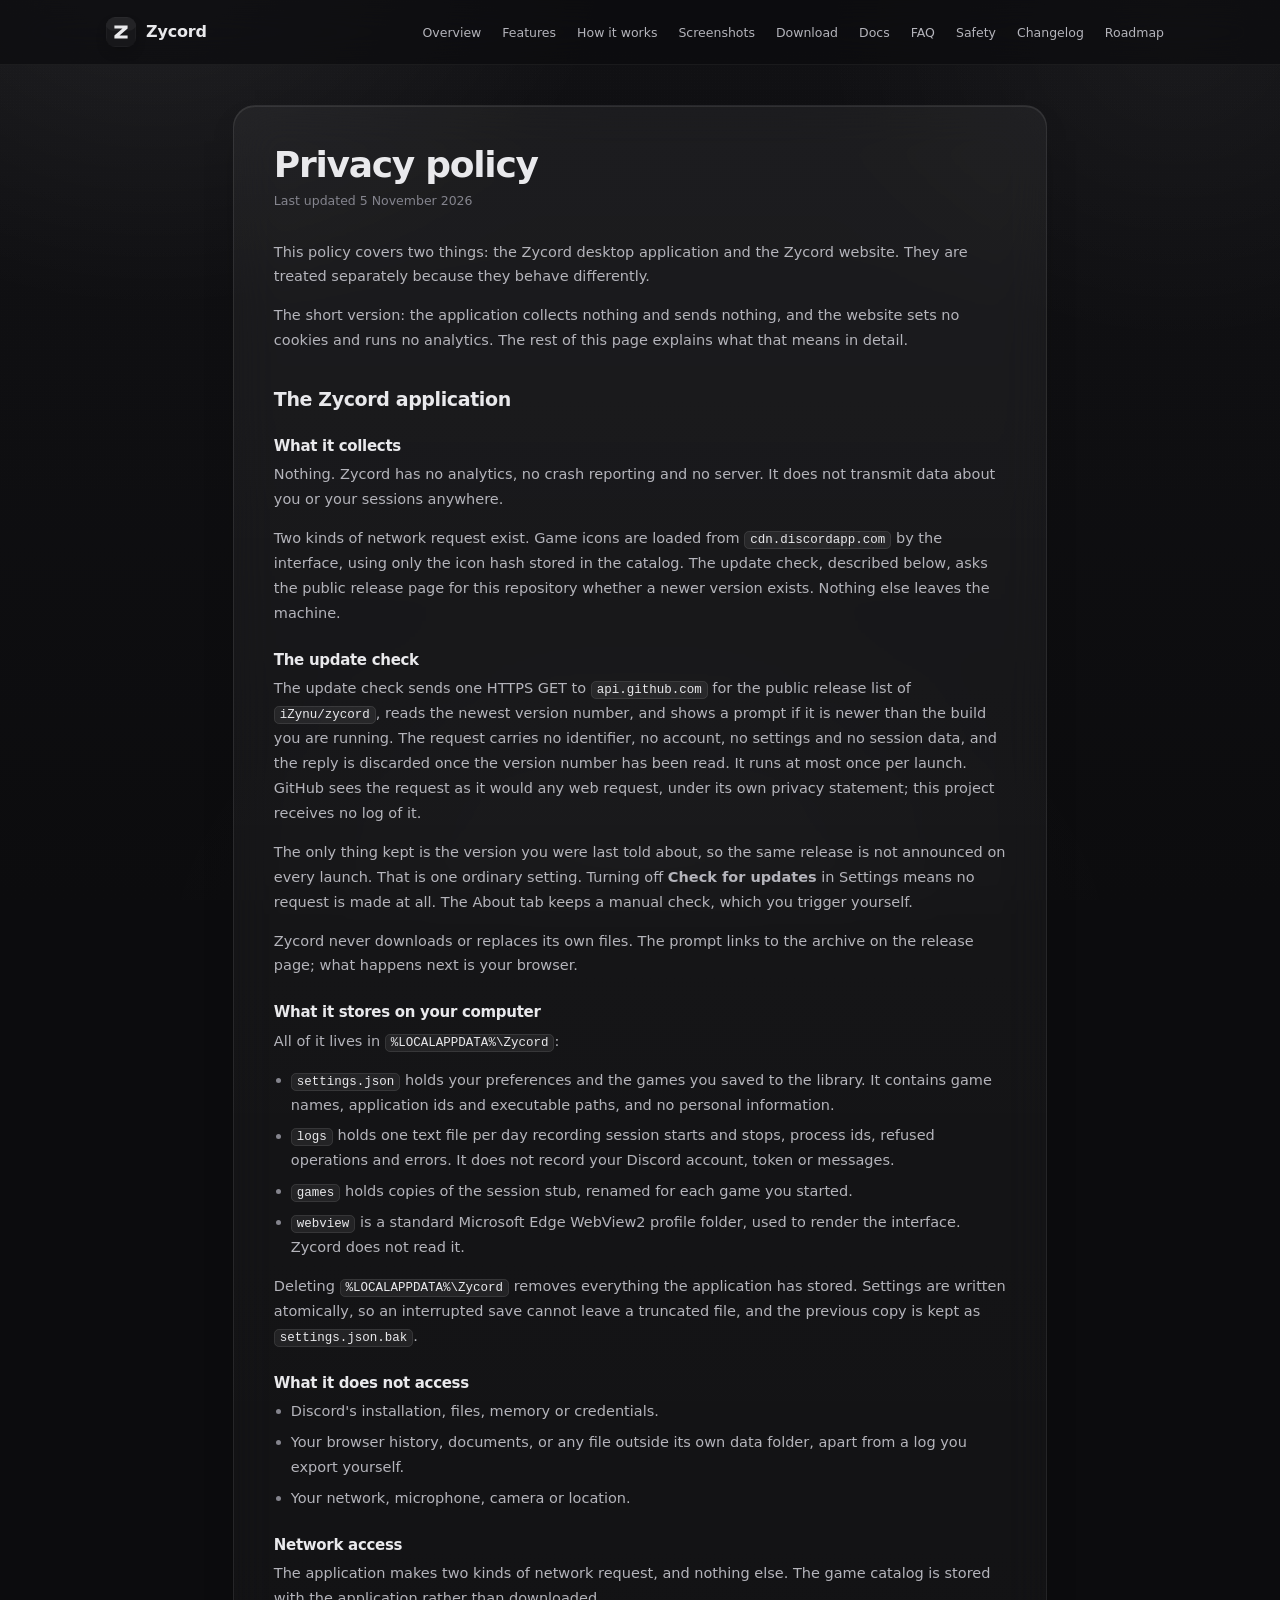
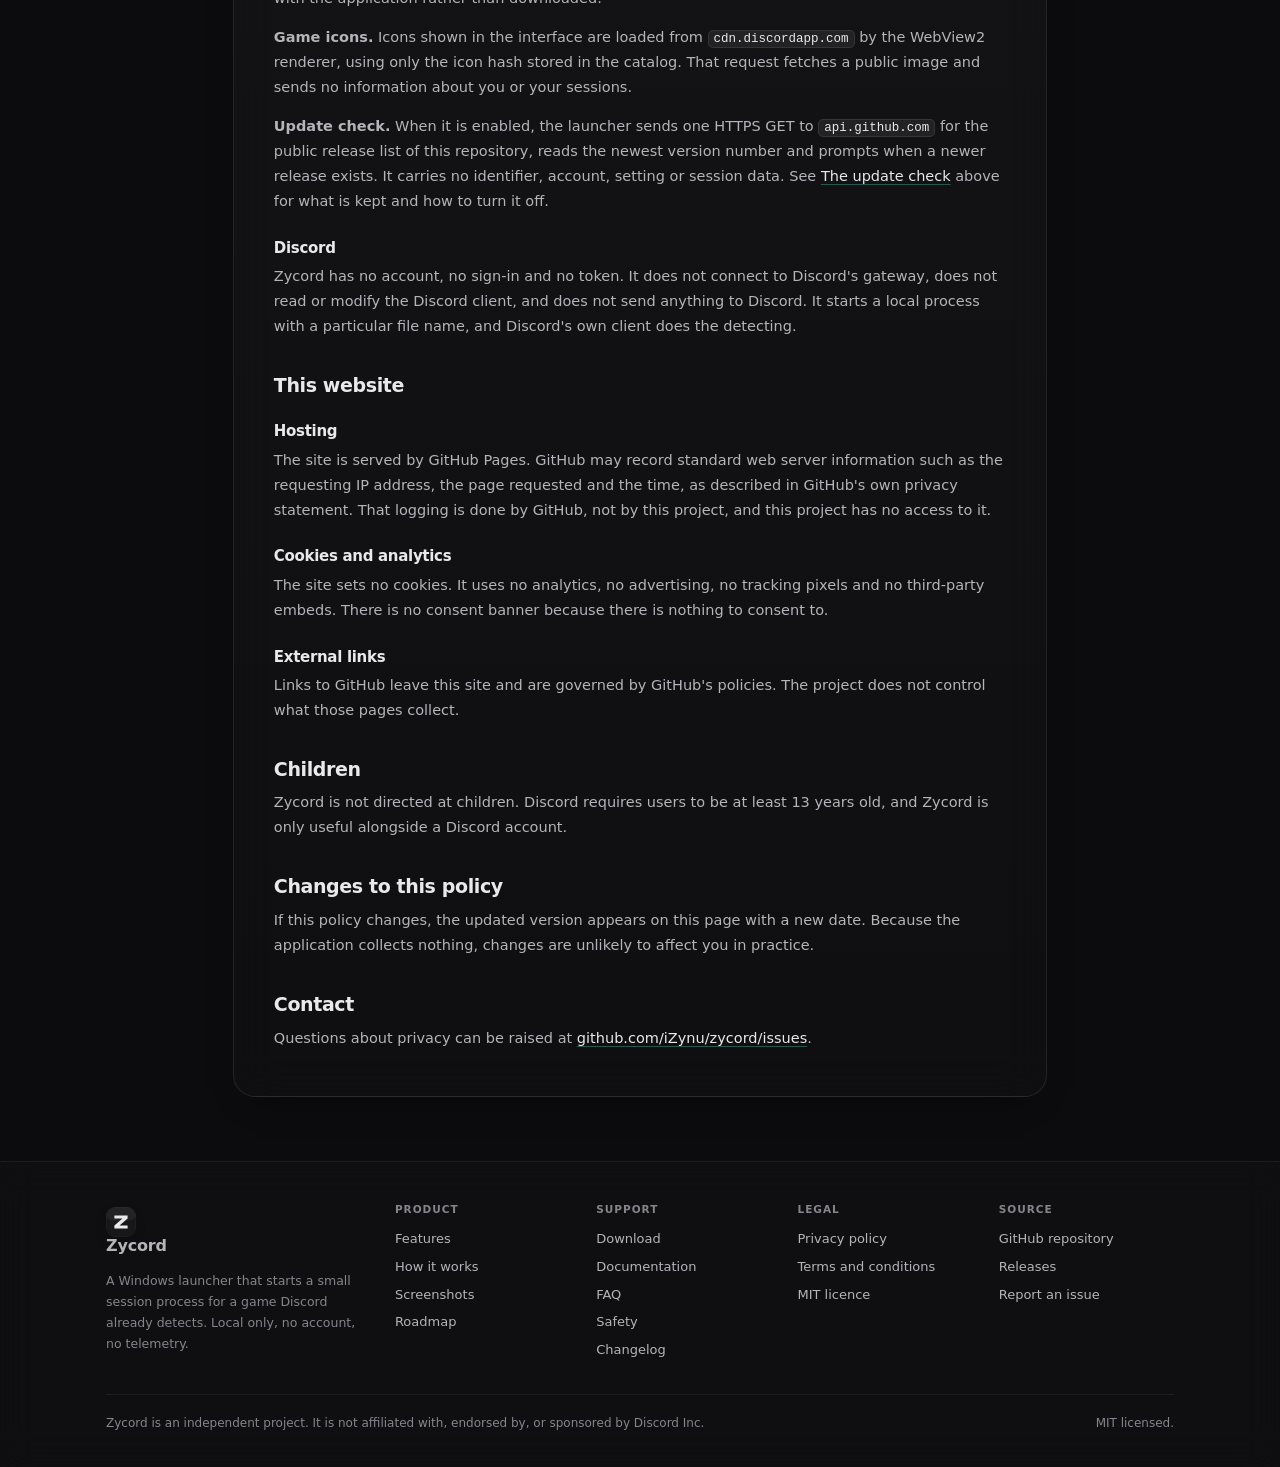
<file: site/privacy.html>
<!doctype html>
<html lang="en">
<head>
<meta charset="utf-8">
<meta name="viewport" content="width=device-width, initial-scale=1">
<title>Privacy policy | Zycord</title>
<meta name="description" content="What Zycord stores on your computer, what it never collects, and how this website handles data. Local only, no telemetry, no account.">
<link rel="canonical" href="https://izynu.github.io/zycord/privacy.html">
<meta name="theme-color" content="#0c0c0e">
<meta name="color-scheme" content="dark">
<link rel="icon" href="favicon.ico" sizes="any">
<link rel="icon" href="assets/zycord.svg" type="image/svg+xml">
<link rel="apple-touch-icon" href="assets/mark-256.png">
<link rel="stylesheet" href="assets/site.css">
<meta property="og:type" content="website">
<meta property="og:site_name" content="Zycord">
<meta property="og:title" content="Privacy policy | Zycord">
<meta property="og:description" content="What Zycord stores on your computer, what it never collects, and how this website handles data. Local only, no telemetry, no account.">
<meta property="og:url" content="https://izynu.github.io/zycord/privacy.html">
<meta property="og:image" content="https://izynu.github.io/zycord/assets/mark-512.png">
<meta name="twitter:card" content="summary">
<meta name="twitter:title" content="Privacy policy | Zycord">
<meta name="twitter:description" content="What Zycord stores on your computer, what it never collects, and how this website handles data. Local only, no telemetry, no account.">
</head>
<body>
<a class="skip" href="#main">Skip to content</a>

<header class="site-head">
  <div class="wrap">
    <a class="logo" href="index.html">
      <img src="assets/zycord.svg" alt="" width="30" height="30">
      <span class="logo-text">
        <span class="logo-name">Zycord</span>
      </span>
    </a>
    <button class="nav-toggle" id="nav-toggle" aria-expanded="false" aria-controls="site-nav">Menu</button>
    <nav class="site-nav" id="site-nav" aria-label="Main">
          <a href="index.html">Overview</a>
          <a href="features.html">Features</a>
          <a href="how-it-works.html">How it works</a>
          <a href="screenshots.html">Screenshots</a>
          <a href="download.html">Download</a>
          <a href="docs.html">Docs</a>
          <a href="faq.html">FAQ</a>
          <a href="safety.html">Safety</a>
          <a href="changelog.html">Changelog</a>
          <a href="roadmap.html">Roadmap</a>
    </nav>
  </div>
</header>

<main id="main">
<div class="wrap">
  <article class="doc">
    <h1>Privacy policy</h1>
    <p class="updated">Last updated 5 November 2026</p>

<p>
  This policy covers two things: the Zycord desktop application and the Zycord
  website. They are treated separately because they behave differently.
</p>
<p>
  The short version: the application collects nothing and sends nothing, and the
  website sets no cookies and runs no analytics. The rest of this page explains
  what that means in detail.
</p>

<h2>The Zycord application</h2>

<h3>What it collects</h3>
<p>
  Nothing. Zycord has no analytics, no crash reporting and no server. It does
  not transmit data about you or your sessions anywhere.
</p>
<p>
  Two kinds of network request exist. Game icons are loaded from
  <code class="inline">cdn.discordapp.com</code> by the interface, using only the
  icon hash stored in the catalog. The update check, described below, asks the
  public release page for this repository whether a newer version exists.
  Nothing else leaves the machine.
</p>

<h3>The update check</h3>
<p>
  The update check sends one HTTPS GET to
  <code class="inline">api.github.com</code> for the public release list of
  <code class="inline">iZynu/zycord</code>, reads the newest version number, and
  shows a prompt if it is newer than the build you are running. The request
  carries no identifier, no account, no settings and no session data, and the
  reply is discarded once the version number has been read. It runs at most
  once per launch. GitHub sees the request as it would any web request, under
  its own privacy statement; this project receives no log of it.
</p>
<p>
  The only thing kept is the version you were last told about, so the same
  release is not announced on every launch. That is one ordinary setting.
  Turning off <b>Check for updates</b> in Settings means no request is made at
  all. The About tab keeps a manual check, which you trigger yourself.
</p>
<p>
  Zycord never downloads or replaces its own files. The prompt links to the
  archive on the release page; what happens next is your browser.
</p>

<h3>What it stores on your computer</h3>
<p>All of it lives in <code class="inline">%LOCALAPPDATA%\Zycord</code>:</p>
<ul>
  <li><code class="inline">settings.json</code> holds your preferences and the games you saved to the library. It contains game names, application ids and executable paths, and no personal information.</li>
  <li><code class="inline">logs</code> holds one text file per day recording session starts and stops, process ids, refused operations and errors. It does not record your Discord account, token or messages.</li>
  <li><code class="inline">games</code> holds copies of the session stub, renamed for each game you started.</li>
  <li><code class="inline">webview</code> is a standard Microsoft Edge WebView2 profile folder, used to render the interface. Zycord does not read it.</li>
</ul>
<p>
  Deleting <code class="inline">%LOCALAPPDATA%\Zycord</code> removes everything
  the application has stored. Settings are written atomically, so an interrupted
  save cannot leave a truncated file, and the previous copy is kept as
  <code class="inline">settings.json.bak</code>.
</p>

<h3>What it does not access</h3>
<ul>
  <li>Discord's installation, files, memory or credentials.</li>
  <li>Your browser history, documents, or any file outside its own data folder, apart from a log you export yourself.</li>
  <li>Your network, microphone, camera or location.</li>
</ul>

<h3>Network access</h3>
<p>
  The application makes two kinds of network request, and nothing else. The game
  catalog is stored with the application rather than downloaded.
</p>
<p>
  <b>Game icons.</b> Icons shown in the interface are loaded from
  <code class="inline">cdn.discordapp.com</code> by the WebView2 renderer, using
  only the icon hash stored in the catalog. That request fetches a public image
  and sends no information about you or your sessions.
</p>
<p>
  <b>Update check.</b> When it is enabled, the launcher sends one HTTPS GET to
  <code class="inline">api.github.com</code> for the public release list of this
  repository, reads the newest version number and prompts when a newer release
  exists. It carries no identifier, account, setting or session data. See
  <a href="#the-update-check">The update check</a> above for what is kept and how
  to turn it off.
</p>

<h3>Discord</h3>
<p>
  Zycord has no account, no sign-in and no token. It does not connect to Discord's
  gateway, does not read or modify the Discord client, and does not send anything
  to Discord. It starts a local process with a particular file name, and Discord's
  own client does the detecting.
</p>

<h2>This website</h2>

<h3>Hosting</h3>
<p>
  The site is served by GitHub Pages. GitHub may record standard web server
  information such as the requesting IP address, the page requested and the time,
  as described in GitHub's own privacy statement. That logging is done by GitHub,
  not by this project, and this project has no access to it.
</p>

<h3>Cookies and analytics</h3>
<p>
  The site sets no cookies. It uses no analytics, no advertising, no tracking
  pixels and no third-party embeds. There is no consent banner because there is
  nothing to consent to.
</p>

<h3>External links</h3>
<p>
  Links to GitHub leave this site and are governed by GitHub's policies. The
  project does not control what those pages collect.
</p>

<h2>Children</h2>
<p>
  Zycord is not directed at children. Discord requires users to be at least 13
  years old, and Zycord is only useful alongside a Discord account.
</p>

<h2>Changes to this policy</h2>
<p>
  If this policy changes, the updated version appears on this page with a new
  date. Because the application collects nothing, changes are unlikely to affect
  you in practice.
</p>

<h2>Contact</h2>
<p>
  Questions about privacy can be raised at
  <a href="https://github.com/iZynu/zycord/issues">github.com/iZynu/zycord/issues</a>.
</p>

  </article>
</div>

</main>

<footer class="site-foot">
  <div class="wrap">
    <div class="foot-grid">
      <div class="foot-col foot-brand">
        <a class="logo" href="index.html">
          <img src="assets/zycord.svg" alt="" width="28" height="28">
          <span class="logo-text">
            <span class="logo-name">Zycord</span>
          </span>
        </a>
        <p>A Windows launcher that starts a small session process for a game Discord already detects. Local only, no account, no telemetry.</p>
      </div>
      <div class="foot-col">
        <h4>Product</h4>
        <a href="features.html">Features</a>
        <a href="how-it-works.html">How it works</a>
        <a href="screenshots.html">Screenshots</a>
        <a href="roadmap.html">Roadmap</a>
      </div>
      <div class="foot-col">
        <h4>Support</h4>
        <a href="download.html">Download</a>
        <a href="docs.html">Documentation</a>
        <a href="faq.html">FAQ</a>
        <a href="safety.html">Safety</a>
        <a href="changelog.html">Changelog</a>
      </div>
      <div class="foot-col">
        <h4>Legal</h4>
        <a href="privacy.html">Privacy policy</a>
        <a href="terms.html">Terms and conditions</a>
        <a href="https://github.com/iZynu/zycord/blob/HEAD/LICENSE" rel="noopener">MIT licence</a>
      </div>
      <div class="foot-col">
        <h4>Source</h4>
        <a href="https://github.com/iZynu/zycord" rel="noopener">GitHub repository</a>
        <a href="https://github.com/iZynu/zycord/releases" rel="noopener">Releases</a>
        <a href="https://github.com/iZynu/zycord/issues" rel="noopener">Report an issue</a>
      </div>
    </div>
    <div class="foot-legal">
      <span>Zycord is an independent project. It is not affiliated with, endorsed by, or sponsored by Discord Inc.</span>
      <span>MIT licensed.</span>
    </div>
  </div>
</footer>

<script src="assets/site.js"></script>
</body>
</html>
</file>
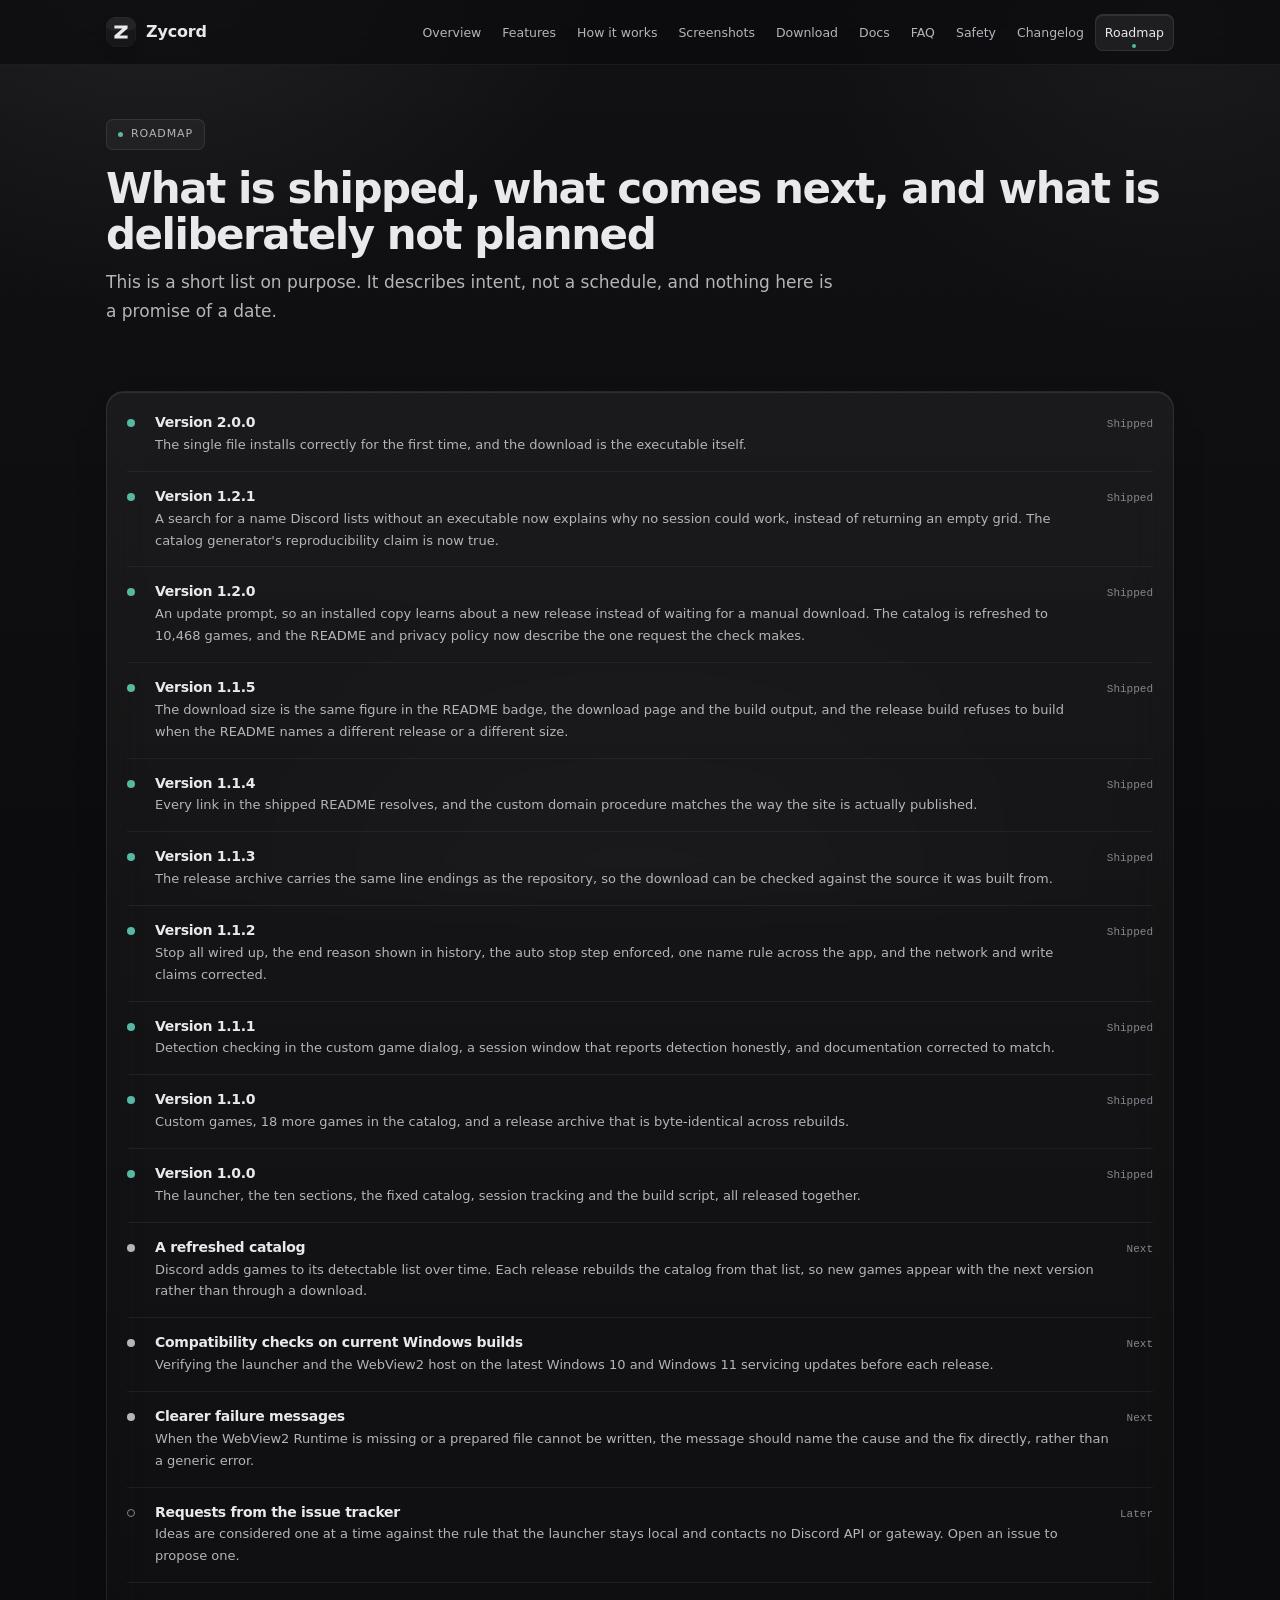
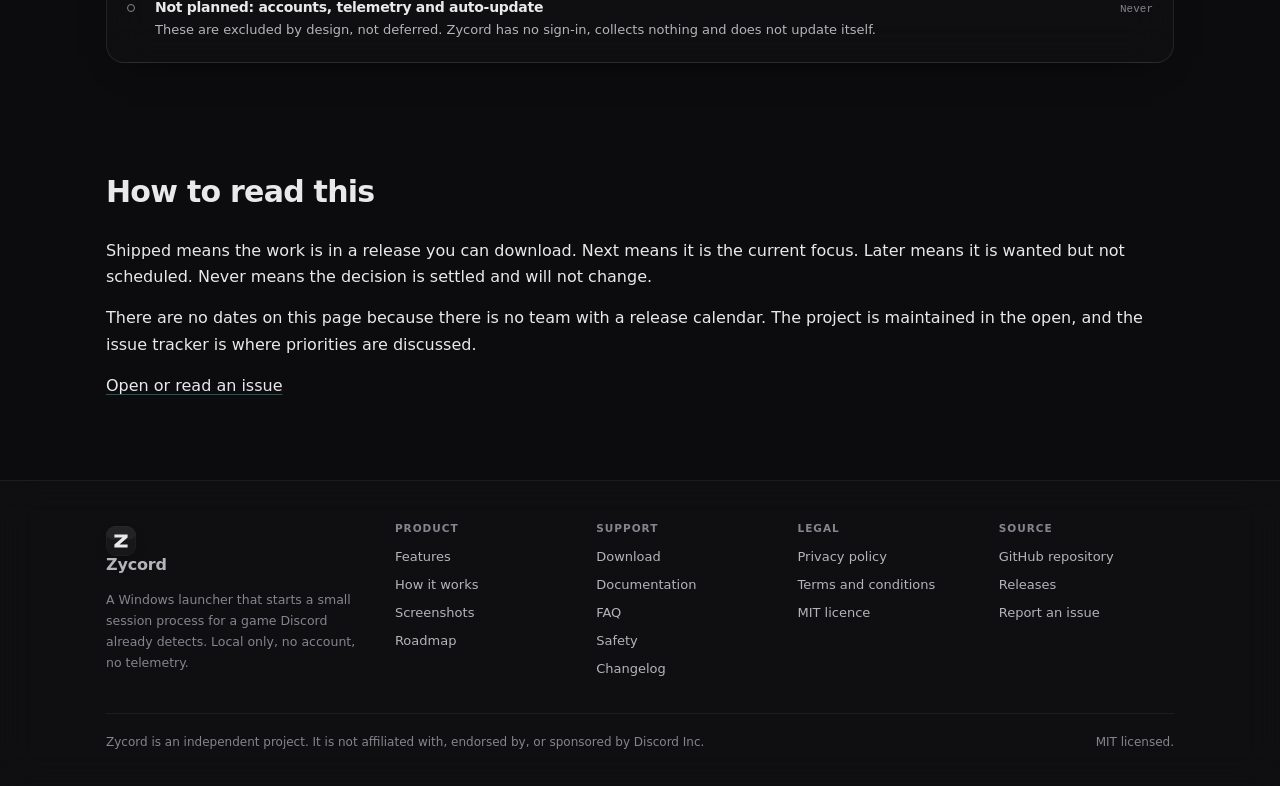
<file: site/roadmap.html>
<!doctype html>
<html lang="en">
<head>
<meta charset="utf-8">
<meta name="viewport" content="width=device-width, initial-scale=1">
<title>Roadmap | Zycord</title>
<meta name="description" content="What has shipped in Zycord, what is next, what is later, and what is deliberately not planned.">
<link rel="canonical" href="https://izynu.github.io/zycord/roadmap.html">
<meta name="theme-color" content="#0c0c0e">
<meta name="color-scheme" content="dark">
<link rel="icon" href="favicon.ico" sizes="any">
<link rel="icon" href="assets/zycord.svg" type="image/svg+xml">
<link rel="apple-touch-icon" href="assets/mark-256.png">
<link rel="stylesheet" href="assets/site.css">
<meta property="og:type" content="website">
<meta property="og:site_name" content="Zycord">
<meta property="og:title" content="Roadmap | Zycord">
<meta property="og:description" content="What has shipped in Zycord, what is next, what is later, and what is deliberately not planned.">
<meta property="og:url" content="https://izynu.github.io/zycord/roadmap.html">
<meta property="og:image" content="https://izynu.github.io/zycord/assets/mark-512.png">
<meta name="twitter:card" content="summary">
<meta name="twitter:title" content="Roadmap | Zycord">
<meta name="twitter:description" content="What has shipped in Zycord, what is next, what is later, and what is deliberately not planned.">
</head>
<body>
<a class="skip" href="#main">Skip to content</a>

<header class="site-head">
  <div class="wrap">
    <a class="logo" href="index.html">
      <img src="assets/zycord.svg" alt="" width="30" height="30">
      <span class="logo-text">
        <span class="logo-name">Zycord</span>
      </span>
    </a>
    <button class="nav-toggle" id="nav-toggle" aria-expanded="false" aria-controls="site-nav">Menu</button>
    <nav class="site-nav" id="site-nav" aria-label="Main">
          <a href="index.html">Overview</a>
          <a href="features.html">Features</a>
          <a href="how-it-works.html">How it works</a>
          <a href="screenshots.html">Screenshots</a>
          <a href="download.html">Download</a>
          <a href="docs.html">Docs</a>
          <a href="faq.html">FAQ</a>
          <a href="safety.html">Safety</a>
          <a href="changelog.html">Changelog</a>
          <a href="roadmap.html" class="is-active" aria-current="page">Roadmap</a>
    </nav>
  </div>
</header>

<main id="main">

<section class="page-head">
  <div class="wrap">
    <p class="eyebrow">Roadmap</p>
    <h1>What is shipped, what comes next, and what is deliberately not planned</h1>
    <p class="lead">This is a short list on purpose. It describes intent, not a schedule, and nothing here is a promise of a date.</p>
  </div>
</section>
<section class="section">
  <div class="wrap">
    <div class="road">
      <div class="road-item">
        <span class="road-dot is-shipped"></span>
        <div>
          <h3>Version 2.0.0</h3>
          <p>The single file installs correctly for the first time, and the download is the executable itself.</p>
        </div>
        <span class="road-when">Shipped</span>
      </div>
      <div class="road-item">
        <span class="road-dot is-shipped"></span>
        <div>
          <h3>Version 1.2.1</h3>
          <p>A search for a name Discord lists without an executable now explains why no session could work, instead of returning an empty grid. The catalog generator's reproducibility claim is now true.</p>
        </div>
        <span class="road-when">Shipped</span>
      </div>
      <div class="road-item">
        <span class="road-dot is-shipped"></span>
        <div>
          <h3>Version 1.2.0</h3>
          <p>An update prompt, so an installed copy learns about a new release instead of waiting for a manual download. The catalog is refreshed to 10,468 games, and the README and privacy policy now describe the one request the check makes.</p>
        </div>
        <span class="road-when">Shipped</span>
      </div>
      <div class="road-item">
        <span class="road-dot is-shipped"></span>
        <div>
          <h3>Version 1.1.5</h3>
          <p>The download size is the same figure in the README badge, the download page and the build output, and the release build refuses to build when the README names a different release or a different size.</p>
        </div>
        <span class="road-when">Shipped</span>
      </div>
      <div class="road-item">
        <span class="road-dot is-shipped"></span>
        <div>
          <h3>Version 1.1.4</h3>
          <p>Every link in the shipped README resolves, and the custom domain procedure matches the way the site is actually published.</p>
        </div>
        <span class="road-when">Shipped</span>
      </div>
      <div class="road-item">
        <span class="road-dot is-shipped"></span>
        <div>
          <h3>Version 1.1.3</h3>
          <p>The release archive carries the same line endings as the repository, so the download can be checked against the source it was built from.</p>
        </div>
        <span class="road-when">Shipped</span>
      </div>
      <div class="road-item">
        <span class="road-dot is-shipped"></span>
        <div>
          <h3>Version 1.1.2</h3>
          <p>Stop all wired up, the end reason shown in history, the auto stop step enforced, one name rule across the app, and the network and write claims corrected.</p>
        </div>
        <span class="road-when">Shipped</span>
      </div>
      <div class="road-item">
        <span class="road-dot is-shipped"></span>
        <div>
          <h3>Version 1.1.1</h3>
          <p>Detection checking in the custom game dialog, a session window that reports detection honestly, and documentation corrected to match.</p>
        </div>
        <span class="road-when">Shipped</span>
      </div>
      <div class="road-item">
        <span class="road-dot is-shipped"></span>
        <div>
          <h3>Version 1.1.0</h3>
          <p>Custom games, 18 more games in the catalog, and a release archive that is byte-identical across rebuilds.</p>
        </div>
        <span class="road-when">Shipped</span>
      </div>
      <div class="road-item">
        <span class="road-dot is-shipped"></span>
        <div>
          <h3>Version 1.0.0</h3>
          <p>The launcher, the ten sections, the fixed catalog, session tracking and the build script, all released together.</p>
        </div>
        <span class="road-when">Shipped</span>
      </div>
      <div class="road-item">
        <span class="road-dot is-next"></span>
        <div>
          <h3>A refreshed catalog</h3>
          <p>Discord adds games to its detectable list over time. Each release rebuilds the catalog from that list, so new games appear with the next version rather than through a download.</p>
        </div>
        <span class="road-when">Next</span>
      </div>
      <div class="road-item">
        <span class="road-dot is-next"></span>
        <div>
          <h3>Compatibility checks on current Windows builds</h3>
          <p>Verifying the launcher and the WebView2 host on the latest Windows 10 and Windows 11 servicing updates before each release.</p>
        </div>
        <span class="road-when">Next</span>
      </div>
      <div class="road-item">
        <span class="road-dot is-next"></span>
        <div>
          <h3>Clearer failure messages</h3>
          <p>When the WebView2 Runtime is missing or a prepared file cannot be written, the message should name the cause and the fix directly, rather than a generic error.</p>
        </div>
        <span class="road-when">Next</span>
      </div>
      <div class="road-item">
        <span class="road-dot is-later"></span>
        <div>
          <h3>Requests from the issue tracker</h3>
          <p>Ideas are considered one at a time against the rule that the launcher stays local and contacts no Discord API or gateway. Open an issue to propose one.</p>
        </div>
        <span class="road-when">Later</span>
      </div>
      <div class="road-item">
        <span class="road-dot is-later"></span>
        <div>
          <h3>Not planned: accounts, telemetry and auto-update</h3>
          <p>These are excluded by design, not deferred. Zycord has no sign-in, collects nothing and does not update itself.</p>
        </div>
        <span class="road-when">Never</span>
      </div>
    </div>
  </div>
</section>

<section class="section">
  <div class="wrap">
    <div class="section-head">
      <h2>How to read this</h2>
    </div>
    <p>
      Shipped means the work is in a release you can download. Next means it is the
      current focus. Later means it is wanted but not scheduled. Never means the
      decision is settled and will not change.
    </p>
    <p>
      There are no dates on this page because there is no team with a release
      calendar. The project is maintained in the open, and the issue tracker is
      where priorities are discussed.
    </p>
    <p><a href="https://github.com/iZynu/zycord/issues">Open or read an issue</a></p>
  </div>
</section>

</main>

<footer class="site-foot">
  <div class="wrap">
    <div class="foot-grid">
      <div class="foot-col foot-brand">
        <a class="logo" href="index.html">
          <img src="assets/zycord.svg" alt="" width="28" height="28">
          <span class="logo-text">
            <span class="logo-name">Zycord</span>
          </span>
        </a>
        <p>A Windows launcher that starts a small session process for a game Discord already detects. Local only, no account, no telemetry.</p>
      </div>
      <div class="foot-col">
        <h4>Product</h4>
        <a href="features.html">Features</a>
        <a href="how-it-works.html">How it works</a>
        <a href="screenshots.html">Screenshots</a>
        <a href="roadmap.html">Roadmap</a>
      </div>
      <div class="foot-col">
        <h4>Support</h4>
        <a href="download.html">Download</a>
        <a href="docs.html">Documentation</a>
        <a href="faq.html">FAQ</a>
        <a href="safety.html">Safety</a>
        <a href="changelog.html">Changelog</a>
      </div>
      <div class="foot-col">
        <h4>Legal</h4>
        <a href="privacy.html">Privacy policy</a>
        <a href="terms.html">Terms and conditions</a>
        <a href="https://github.com/iZynu/zycord/blob/HEAD/LICENSE" rel="noopener">MIT licence</a>
      </div>
      <div class="foot-col">
        <h4>Source</h4>
        <a href="https://github.com/iZynu/zycord" rel="noopener">GitHub repository</a>
        <a href="https://github.com/iZynu/zycord/releases" rel="noopener">Releases</a>
        <a href="https://github.com/iZynu/zycord/issues" rel="noopener">Report an issue</a>
      </div>
    </div>
    <div class="foot-legal">
      <span>Zycord is an independent project. It is not affiliated with, endorsed by, or sponsored by Discord Inc.</span>
      <span>MIT licensed.</span>
    </div>
  </div>
</footer>

<script src="assets/site.js"></script>
</body>
</html>
</file>
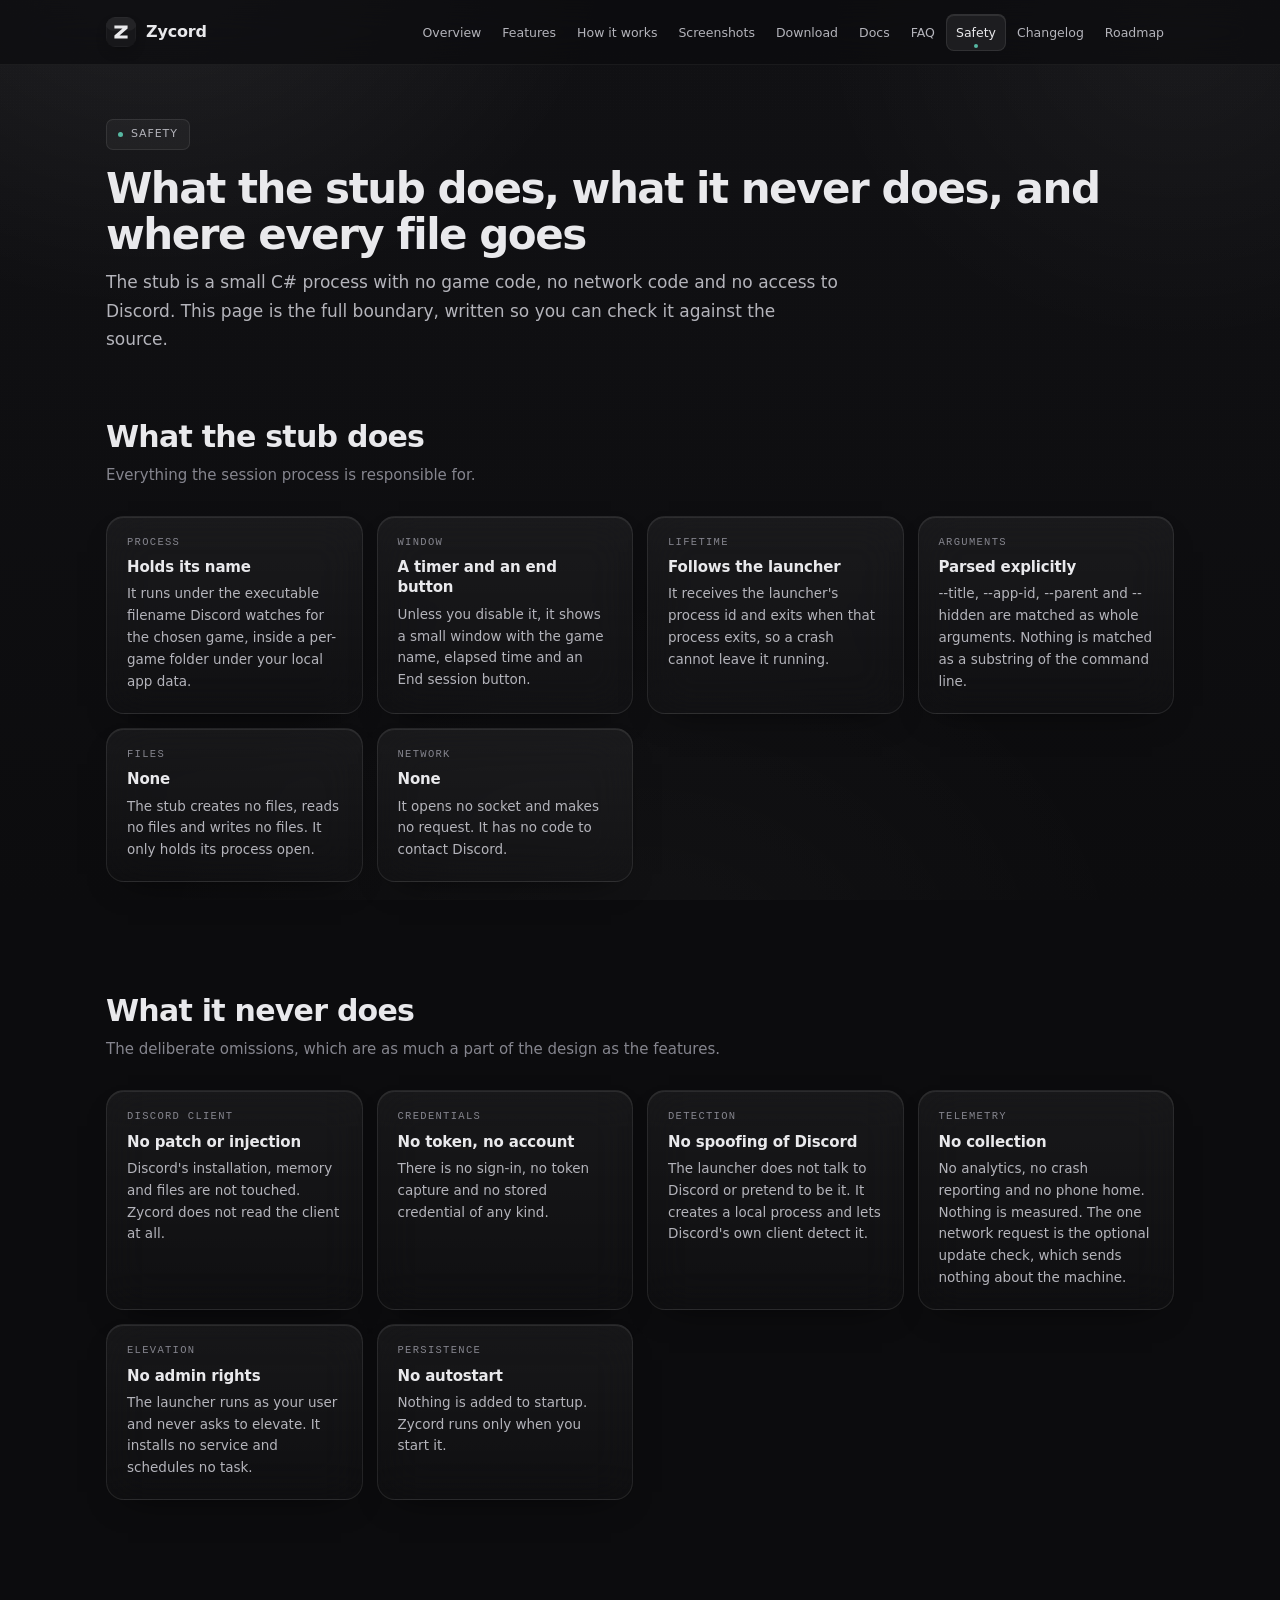
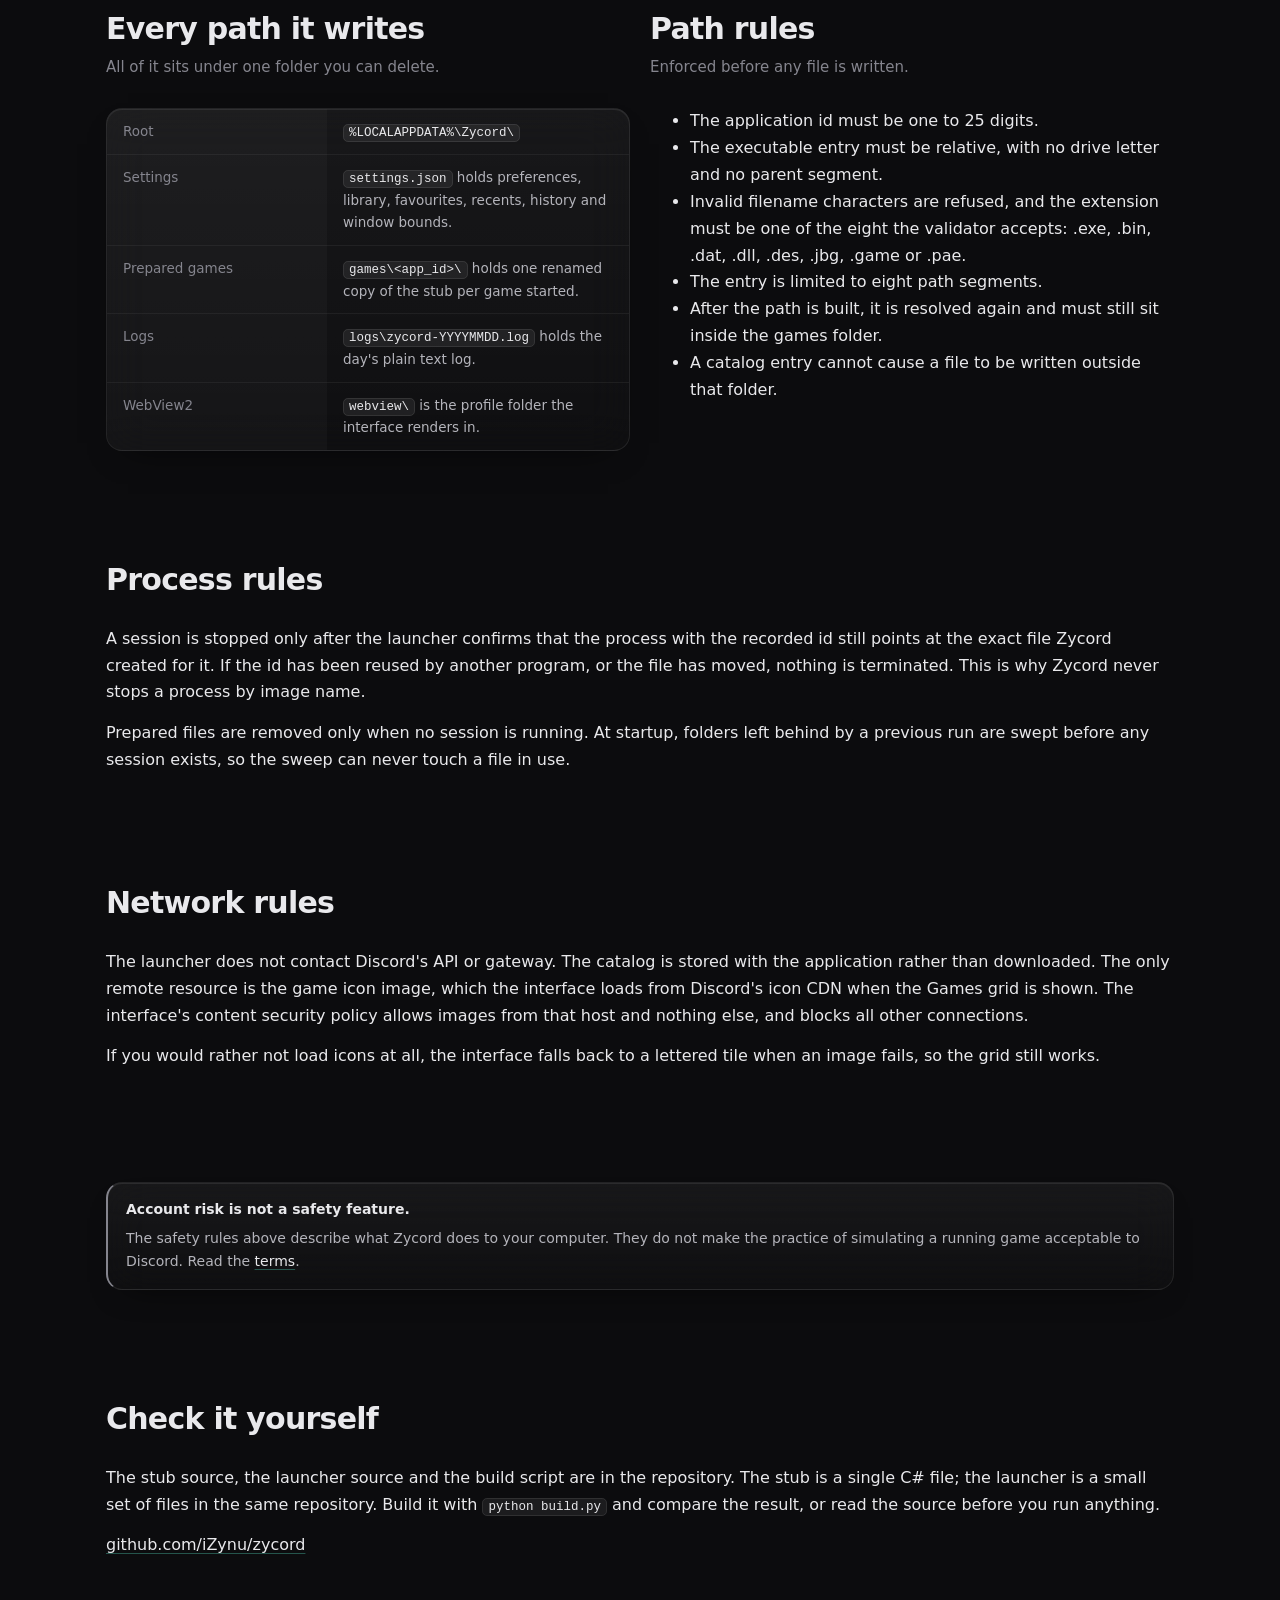
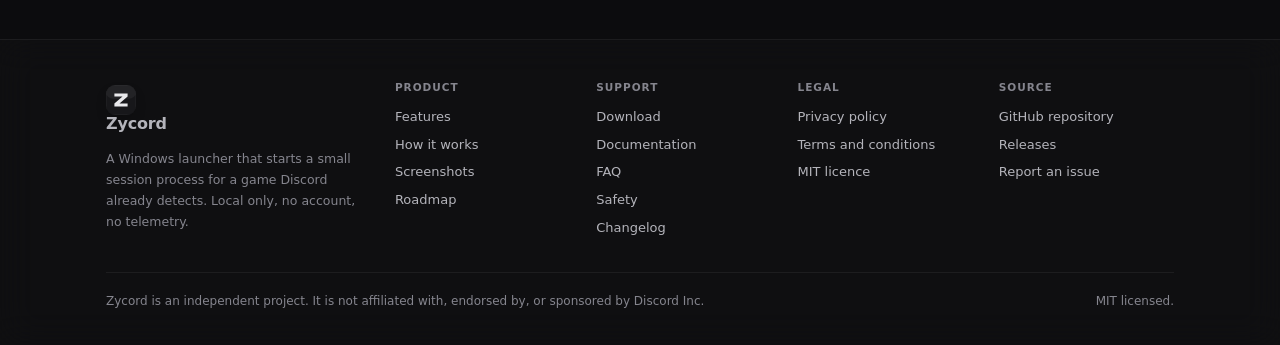
<file: site/safety.html>
<!doctype html>
<html lang="en">
<head>
<meta charset="utf-8">
<meta name="viewport" content="width=device-width, initial-scale=1">
<title>Safety | Zycord</title>
<meta name="description" content="What the Zycord stub does and does not do, every path it writes under %LOCALAPPDATA%\Zycord, and the path and process rules that protect your files.">
<link rel="canonical" href="https://izynu.github.io/zycord/safety.html">
<meta name="theme-color" content="#0c0c0e">
<meta name="color-scheme" content="dark">
<link rel="icon" href="favicon.ico" sizes="any">
<link rel="icon" href="assets/zycord.svg" type="image/svg+xml">
<link rel="apple-touch-icon" href="assets/mark-256.png">
<link rel="stylesheet" href="assets/site.css">
<meta property="og:type" content="website">
<meta property="og:site_name" content="Zycord">
<meta property="og:title" content="Safety | Zycord">
<meta property="og:description" content="What the Zycord stub does and does not do, every path it writes under %LOCALAPPDATA%\Zycord, and the path and process rules that protect your files.">
<meta property="og:url" content="https://izynu.github.io/zycord/safety.html">
<meta property="og:image" content="https://izynu.github.io/zycord/assets/mark-512.png">
<meta name="twitter:card" content="summary">
<meta name="twitter:title" content="Safety | Zycord">
<meta name="twitter:description" content="What the Zycord stub does and does not do, every path it writes under %LOCALAPPDATA%\Zycord, and the path and process rules that protect your files.">
</head>
<body>
<a class="skip" href="#main">Skip to content</a>

<header class="site-head">
  <div class="wrap">
    <a class="logo" href="index.html">
      <img src="assets/zycord.svg" alt="" width="30" height="30">
      <span class="logo-text">
        <span class="logo-name">Zycord</span>
      </span>
    </a>
    <button class="nav-toggle" id="nav-toggle" aria-expanded="false" aria-controls="site-nav">Menu</button>
    <nav class="site-nav" id="site-nav" aria-label="Main">
          <a href="index.html">Overview</a>
          <a href="features.html">Features</a>
          <a href="how-it-works.html">How it works</a>
          <a href="screenshots.html">Screenshots</a>
          <a href="download.html">Download</a>
          <a href="docs.html">Docs</a>
          <a href="faq.html">FAQ</a>
          <a href="safety.html" class="is-active" aria-current="page">Safety</a>
          <a href="changelog.html">Changelog</a>
          <a href="roadmap.html">Roadmap</a>
    </nav>
  </div>
</header>

<main id="main">

<section class="page-head">
  <div class="wrap">
    <p class="eyebrow">Safety</p>
    <h1>What the stub does, what it never does, and where every file goes</h1>
    <p class="lead">The stub is a small C# process with no game code, no network code and no access to Discord. This page is the full boundary, written so you can check it against the source.</p>
  </div>
</section>
<section class="section">
  <div class="wrap">
    <div class="section-head">
      <h2>What the stub does</h2>
    <p>Everything the session process is responsible for.</p>
    </div>
  <div class="grid">
    <div class="card">
      <span class="card-kicker">Process</span>
      <h3>Holds its name</h3>
      <p>It runs under the executable filename Discord watches for the chosen game, inside a per-game folder under your local app data.</p>
    </div>
    <div class="card">
      <span class="card-kicker">Window</span>
      <h3>A timer and an end button</h3>
      <p>Unless you disable it, it shows a small window with the game name, elapsed time and an End session button.</p>
    </div>
    <div class="card">
      <span class="card-kicker">Lifetime</span>
      <h3>Follows the launcher</h3>
      <p>It receives the launcher's process id and exits when that process exits, so a crash cannot leave it running.</p>
    </div>
    <div class="card">
      <span class="card-kicker">Arguments</span>
      <h3>Parsed explicitly</h3>
      <p>--title, --app-id, --parent and --hidden are matched as whole arguments. Nothing is matched as a substring of the command line.</p>
    </div>
    <div class="card">
      <span class="card-kicker">Files</span>
      <h3>None</h3>
      <p>The stub creates no files, reads no files and writes no files. It only holds its process open.</p>
    </div>
    <div class="card">
      <span class="card-kicker">Network</span>
      <h3>None</h3>
      <p>It opens no socket and makes no request. It has no code to contact Discord.</p>
    </div>
  </div>
  </div>
</section>
<section class="section">
  <div class="wrap">
    <div class="section-head">
      <h2>What it never does</h2>
    <p>The deliberate omissions, which are as much a part of the design as the features.</p>
    </div>
  <div class="grid">
    <div class="card">
      <span class="card-kicker">Discord client</span>
      <h3>No patch or injection</h3>
      <p>Discord's installation, memory and files are not touched. Zycord does not read the client at all.</p>
    </div>
    <div class="card">
      <span class="card-kicker">Credentials</span>
      <h3>No token, no account</h3>
      <p>There is no sign-in, no token capture and no stored credential of any kind.</p>
    </div>
    <div class="card">
      <span class="card-kicker">Detection</span>
      <h3>No spoofing of Discord</h3>
      <p>The launcher does not talk to Discord or pretend to be it. It creates a local process and lets Discord's own client detect it.</p>
    </div>
    <div class="card">
      <span class="card-kicker">Telemetry</span>
      <h3>No collection</h3>
      <p>No analytics, no crash reporting and no phone home. Nothing is measured. The one network request is the optional update check, which sends nothing about the machine.</p>
    </div>
    <div class="card">
      <span class="card-kicker">Elevation</span>
      <h3>No admin rights</h3>
      <p>The launcher runs as your user and never asks to elevate. It installs no service and schedules no task.</p>
    </div>
    <div class="card">
      <span class="card-kicker">Persistence</span>
      <h3>No autostart</h3>
      <p>Nothing is added to startup. Zycord runs only when you start it.</p>
    </div>
  </div>
  </div>
</section>
<section class="section">
  <div class="wrap">
    <div class="split">
      <div>
        <div class="section-head">
          <h2>Every path it writes</h2>
          <p>All of it sits under one folder you can delete.</p>
        </div>
  <table class="spec">
      <tr><th>Root</th><td><code class="inline">%LOCALAPPDATA%\Zycord\</code></td></tr>
      <tr><th>Settings</th><td><code class="inline">settings.json</code> holds preferences, library, favourites, recents, history and window bounds.</td></tr>
      <tr><th>Prepared games</th><td><code class="inline">games\&lt;app_id&gt;\</code> holds one renamed copy of the stub per game started.</td></tr>
      <tr><th>Logs</th><td><code class="inline">logs\zycord-YYYYMMDD.log</code> holds the day's plain text log.</td></tr>
      <tr><th>WebView2</th><td><code class="inline">webview\</code> is the profile folder the interface renders in.</td></tr>
  </table>
      </div>
      <div>
        <div class="section-head">
          <h2>Path rules</h2>
          <p>Enforced before any file is written.</p>
        </div>
        <ul>
          <li>The application id must be one to 25 digits.</li>
          <li>The executable entry must be relative, with no drive letter and no parent segment.</li>
          <li>Invalid filename characters are refused, and the extension must be one of the eight the validator accepts: .exe, .bin, .dat, .dll, .des, .jbg, .game or .pae.</li>
          <li>The entry is limited to eight path segments.</li>
          <li>After the path is built, it is resolved again and must still sit inside the games folder.</li>
          <li>A catalog entry cannot cause a file to be written outside that folder.</li>
        </ul>
      </div>
    </div>
  </div>
</section>

<section class="section">
  <div class="wrap">
    <div class="section-head">
      <h2>Process rules</h2>
    </div>
    <p>
      A session is stopped only after the launcher confirms that the process with the
      recorded id still points at the exact file Zycord created for it. If the id has
      been reused by another program, or the file has moved, nothing is terminated.
      This is why Zycord never stops a process by image name.
    </p>
    <p>
      Prepared files are removed only when no session is running. At startup, folders
      left behind by a previous run are swept before any session exists, so the sweep
      can never touch a file in use.
    </p>
  </div>
</section>

<section class="section">
  <div class="wrap">
    <div class="section-head">
      <h2>Network rules</h2>
    </div>
    <p>
      The launcher does not contact Discord's API or gateway. The catalog is stored
      with the application rather than downloaded. The only remote resource is the
      game icon image, which the interface loads from Discord's icon CDN when the
      Games grid is shown. The interface's content security policy allows images from that host and
      nothing else, and blocks all other connections.
    </p>
    <p>
      If you would rather not load icons at all, the interface falls back to a
      lettered tile when an image fails, so the grid still works.
    </p>
  </div>
</section>

<section class="section">
  <div class="wrap">
  <div class="notice notice-warn">
    <span class="notice-title">Account risk is not a safety feature.</span>
    The safety rules above describe what Zycord does to your computer. They do not make the practice of simulating a running game acceptable to Discord. Read the <a href="terms.html">terms</a>.
  </div>
  </div>
</section>

<section class="section">
  <div class="wrap">
    <div class="section-head">
      <h2>Check it yourself</h2>
    </div>
    <p>
      The stub source, the launcher source and the build script are in the
      repository. The stub is a single C# file; the launcher is a small set of files
      in the same repository. Build it with <code class="inline">python build.py</code>
      and compare the result, or read the source before you run anything.
    </p>
    <p><a href="https://github.com/iZynu/zycord">github.com/iZynu/zycord</a></p>
  </div>
</section>

</main>

<footer class="site-foot">
  <div class="wrap">
    <div class="foot-grid">
      <div class="foot-col foot-brand">
        <a class="logo" href="index.html">
          <img src="assets/zycord.svg" alt="" width="28" height="28">
          <span class="logo-text">
            <span class="logo-name">Zycord</span>
          </span>
        </a>
        <p>A Windows launcher that starts a small session process for a game Discord already detects. Local only, no account, no telemetry.</p>
      </div>
      <div class="foot-col">
        <h4>Product</h4>
        <a href="features.html">Features</a>
        <a href="how-it-works.html">How it works</a>
        <a href="screenshots.html">Screenshots</a>
        <a href="roadmap.html">Roadmap</a>
      </div>
      <div class="foot-col">
        <h4>Support</h4>
        <a href="download.html">Download</a>
        <a href="docs.html">Documentation</a>
        <a href="faq.html">FAQ</a>
        <a href="safety.html">Safety</a>
        <a href="changelog.html">Changelog</a>
      </div>
      <div class="foot-col">
        <h4>Legal</h4>
        <a href="privacy.html">Privacy policy</a>
        <a href="terms.html">Terms and conditions</a>
        <a href="https://github.com/iZynu/zycord/blob/HEAD/LICENSE" rel="noopener">MIT licence</a>
      </div>
      <div class="foot-col">
        <h4>Source</h4>
        <a href="https://github.com/iZynu/zycord" rel="noopener">GitHub repository</a>
        <a href="https://github.com/iZynu/zycord/releases" rel="noopener">Releases</a>
        <a href="https://github.com/iZynu/zycord/issues" rel="noopener">Report an issue</a>
      </div>
    </div>
    <div class="foot-legal">
      <span>Zycord is an independent project. It is not affiliated with, endorsed by, or sponsored by Discord Inc.</span>
      <span>MIT licensed.</span>
    </div>
  </div>
</footer>

<script src="assets/site.js"></script>
</body>
</html>
</file>
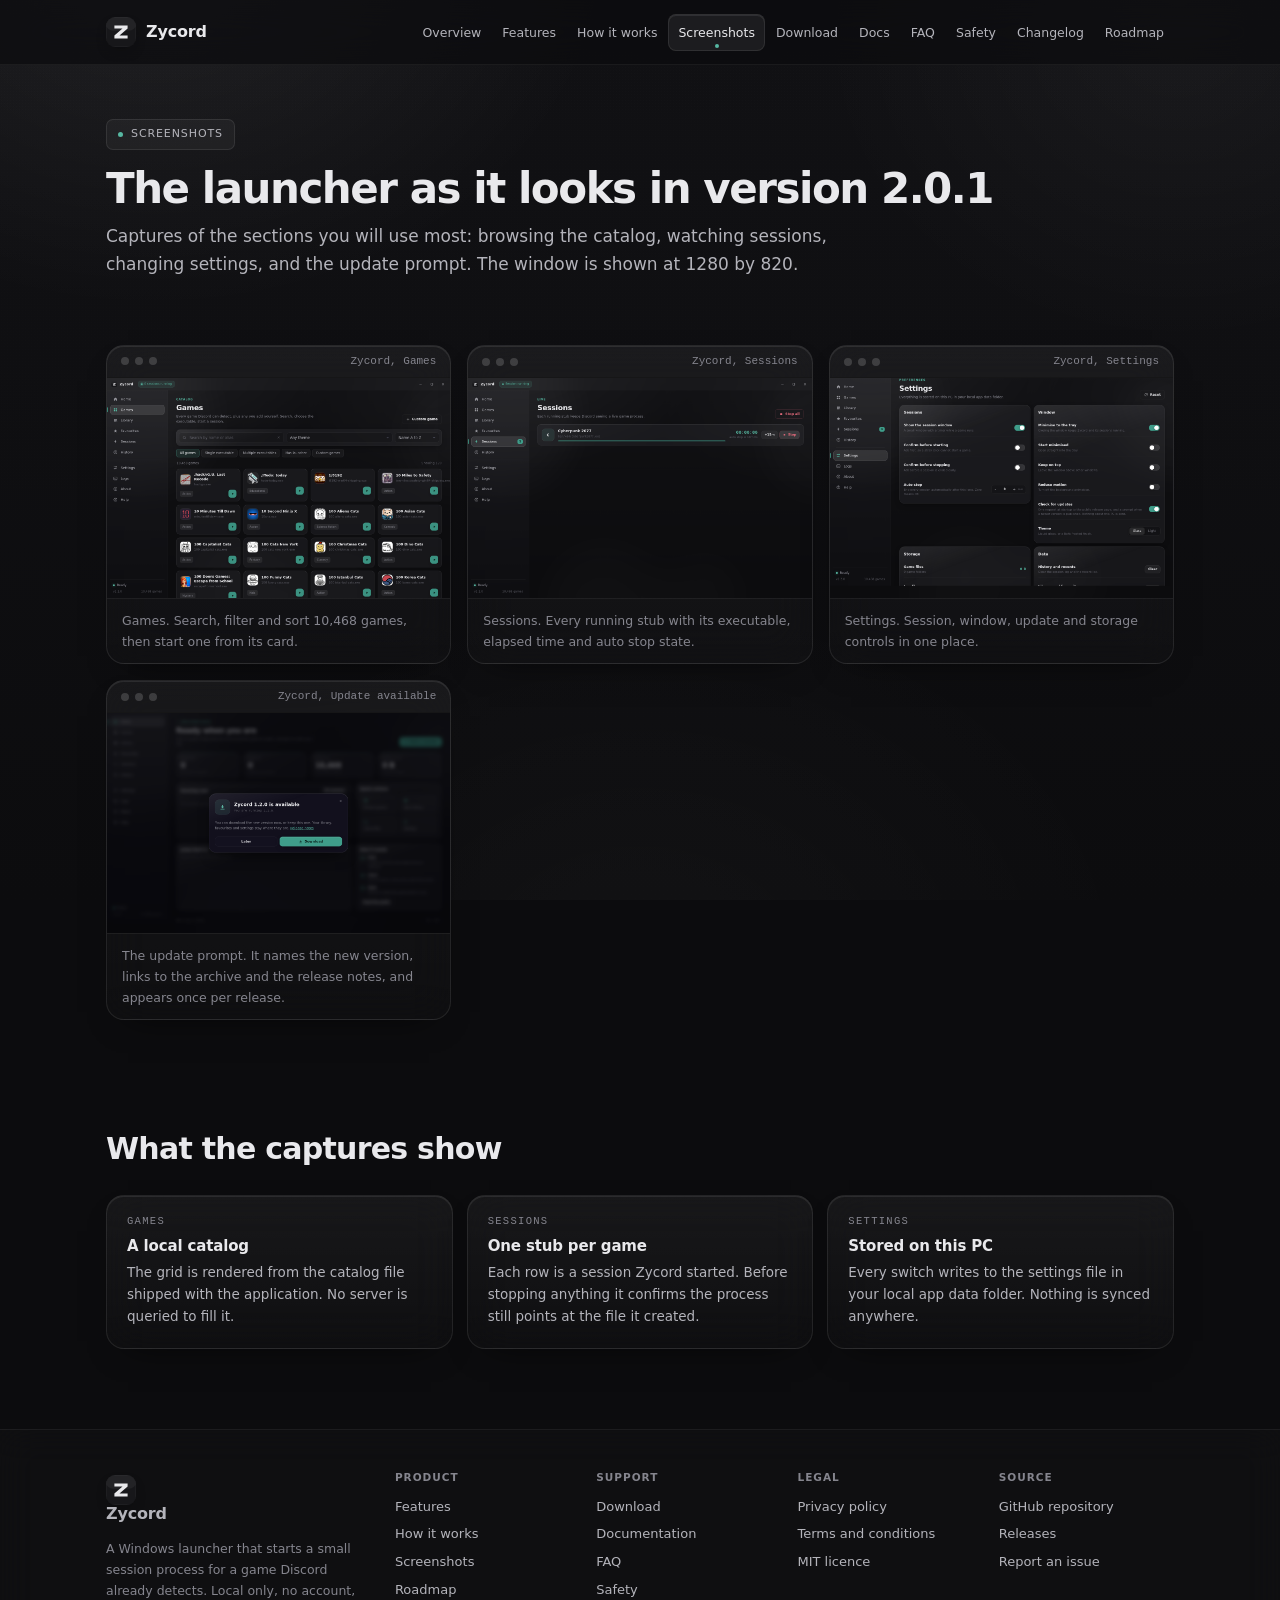
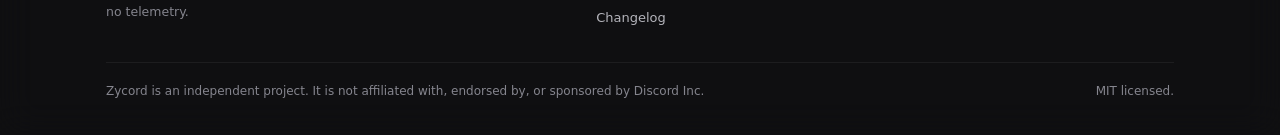
<file: site/screenshots.html>
<!doctype html>
<html lang="en">
<head>
<meta charset="utf-8">
<meta name="viewport" content="width=device-width, initial-scale=1">
<title>Screenshots | Zycord</title>
<meta name="description" content="Screenshots of Zycord 2.0.1: the Games catalog, the Sessions list and the Settings panels.">
<link rel="canonical" href="https://izynu.github.io/zycord/screenshots.html">
<meta name="theme-color" content="#0c0c0e">
<meta name="color-scheme" content="dark">
<link rel="icon" href="favicon.ico" sizes="any">
<link rel="icon" href="assets/zycord.svg" type="image/svg+xml">
<link rel="apple-touch-icon" href="assets/mark-256.png">
<link rel="stylesheet" href="assets/site.css">
<meta property="og:type" content="website">
<meta property="og:site_name" content="Zycord">
<meta property="og:title" content="Screenshots | Zycord">
<meta property="og:description" content="Screenshots of Zycord 2.0.1: the Games catalog, the Sessions list and the Settings panels.">
<meta property="og:url" content="https://izynu.github.io/zycord/screenshots.html">
<meta property="og:image" content="https://izynu.github.io/zycord/assets/mark-512.png">
<meta name="twitter:card" content="summary">
<meta name="twitter:title" content="Screenshots | Zycord">
<meta name="twitter:description" content="Screenshots of Zycord 2.0.1: the Games catalog, the Sessions list and the Settings panels.">
</head>
<body>
<a class="skip" href="#main">Skip to content</a>

<header class="site-head">
  <div class="wrap">
    <a class="logo" href="index.html">
      <img src="assets/zycord.svg" alt="" width="30" height="30">
      <span class="logo-text">
        <span class="logo-name">Zycord</span>
      </span>
    </a>
    <button class="nav-toggle" id="nav-toggle" aria-expanded="false" aria-controls="site-nav">Menu</button>
    <nav class="site-nav" id="site-nav" aria-label="Main">
          <a href="index.html">Overview</a>
          <a href="features.html">Features</a>
          <a href="how-it-works.html">How it works</a>
          <a href="screenshots.html" class="is-active" aria-current="page">Screenshots</a>
          <a href="download.html">Download</a>
          <a href="docs.html">Docs</a>
          <a href="faq.html">FAQ</a>
          <a href="safety.html">Safety</a>
          <a href="changelog.html">Changelog</a>
          <a href="roadmap.html">Roadmap</a>
    </nav>
  </div>
</header>

<main id="main">

<section class="page-head">
  <div class="wrap">
    <p class="eyebrow">Screenshots</p>
    <h1>The launcher as it looks in version 2.0.1</h1>
    <p class="lead">Captures of the sections you will use most: browsing the catalog, watching sessions, changing settings, and the update prompt. The window is shown at 1280 by 820.</p>
  </div>
</section>
<section class="section">
  <div class="wrap">
    <div class="shots">
      <figure class="shot">
        <div class="shot-bar" aria-hidden="true"><i></i><i></i><i></i><span>Zycord, Games</span></div>
        <img src="assets/shot-games.png" alt="The Games section: a search field, theme filter, sort menu and executable filters above a grid of game cards, each with an icon, name and executable count." width="1280" height="820" loading="lazy">
        <figcaption>Games. Search, filter and sort 10,468 games, then start one from its card.</figcaption>
      </figure>

      <figure class="shot">
        <div class="shot-bar" aria-hidden="true"><i></i><i></i><i></i><span>Zycord, Sessions</span></div>
        <img src="assets/shot-sessions.png" alt="The Sessions section: a list of running sessions, each with the game name, executable, elapsed timer, auto stop state and buttons to extend or stop." width="1280" height="820" loading="lazy">
        <figcaption>Sessions. Every running stub with its executable, elapsed time and auto stop state.</figcaption>
      </figure>

      <figure class="shot">
        <div class="shot-bar" aria-hidden="true"><i></i><i></i><i></i><span>Zycord, Settings</span></div>
        <img src="assets/shot-settings.png" alt="The Settings section: panels for sessions, window behaviour, storage size and data clearing, including the Check for updates switch." width="1280" height="820" loading="lazy">
        <figcaption>Settings. Session, window, update and storage controls in one place.</figcaption>
      </figure>

      <figure class="shot">
        <div class="shot-bar" aria-hidden="true"><i></i><i></i><i></i><span>Zycord, Update available</span></div>
        <img src="assets/shot-update.png" alt="The update prompt: a dialog naming the new version and the version in use, with a Download button and a Later button." width="1280" height="820" loading="lazy">
        <figcaption>The update prompt. It names the new version, links to the archive and the release notes, and appears once per release.</figcaption>
      </figure>
    </div>
  </div>
</section>

<section class="section">
  <div class="wrap">
    <div class="section-head">
      <h2>What the captures show</h2>
    </div>
  <div class="grid">
    <div class="card">
      <span class="card-kicker">Games</span>
      <h3>A local catalog</h3>
      <p>The grid is rendered from the catalog file shipped with the application. No server is queried to fill it.</p>
    </div>
    <div class="card">
      <span class="card-kicker">Sessions</span>
      <h3>One stub per game</h3>
      <p>Each row is a session Zycord started. Before stopping anything it confirms the process still points at the file it created.</p>
    </div>
    <div class="card">
      <span class="card-kicker">Settings</span>
      <h3>Stored on this PC</h3>
      <p>Every switch writes to the settings file in your local app data folder. Nothing is synced anywhere.</p>
    </div>
  </div>
  </div>
</section>

</main>

<footer class="site-foot">
  <div class="wrap">
    <div class="foot-grid">
      <div class="foot-col foot-brand">
        <a class="logo" href="index.html">
          <img src="assets/zycord.svg" alt="" width="28" height="28">
          <span class="logo-text">
            <span class="logo-name">Zycord</span>
          </span>
        </a>
        <p>A Windows launcher that starts a small session process for a game Discord already detects. Local only, no account, no telemetry.</p>
      </div>
      <div class="foot-col">
        <h4>Product</h4>
        <a href="features.html">Features</a>
        <a href="how-it-works.html">How it works</a>
        <a href="screenshots.html">Screenshots</a>
        <a href="roadmap.html">Roadmap</a>
      </div>
      <div class="foot-col">
        <h4>Support</h4>
        <a href="download.html">Download</a>
        <a href="docs.html">Documentation</a>
        <a href="faq.html">FAQ</a>
        <a href="safety.html">Safety</a>
        <a href="changelog.html">Changelog</a>
      </div>
      <div class="foot-col">
        <h4>Legal</h4>
        <a href="privacy.html">Privacy policy</a>
        <a href="terms.html">Terms and conditions</a>
        <a href="https://github.com/iZynu/zycord/blob/HEAD/LICENSE" rel="noopener">MIT licence</a>
      </div>
      <div class="foot-col">
        <h4>Source</h4>
        <a href="https://github.com/iZynu/zycord" rel="noopener">GitHub repository</a>
        <a href="https://github.com/iZynu/zycord/releases" rel="noopener">Releases</a>
        <a href="https://github.com/iZynu/zycord/issues" rel="noopener">Report an issue</a>
      </div>
    </div>
    <div class="foot-legal">
      <span>Zycord is an independent project. It is not affiliated with, endorsed by, or sponsored by Discord Inc.</span>
      <span>MIT licensed.</span>
    </div>
  </div>
</footer>

<script src="assets/site.js"></script>
</body>
</html>
</file>
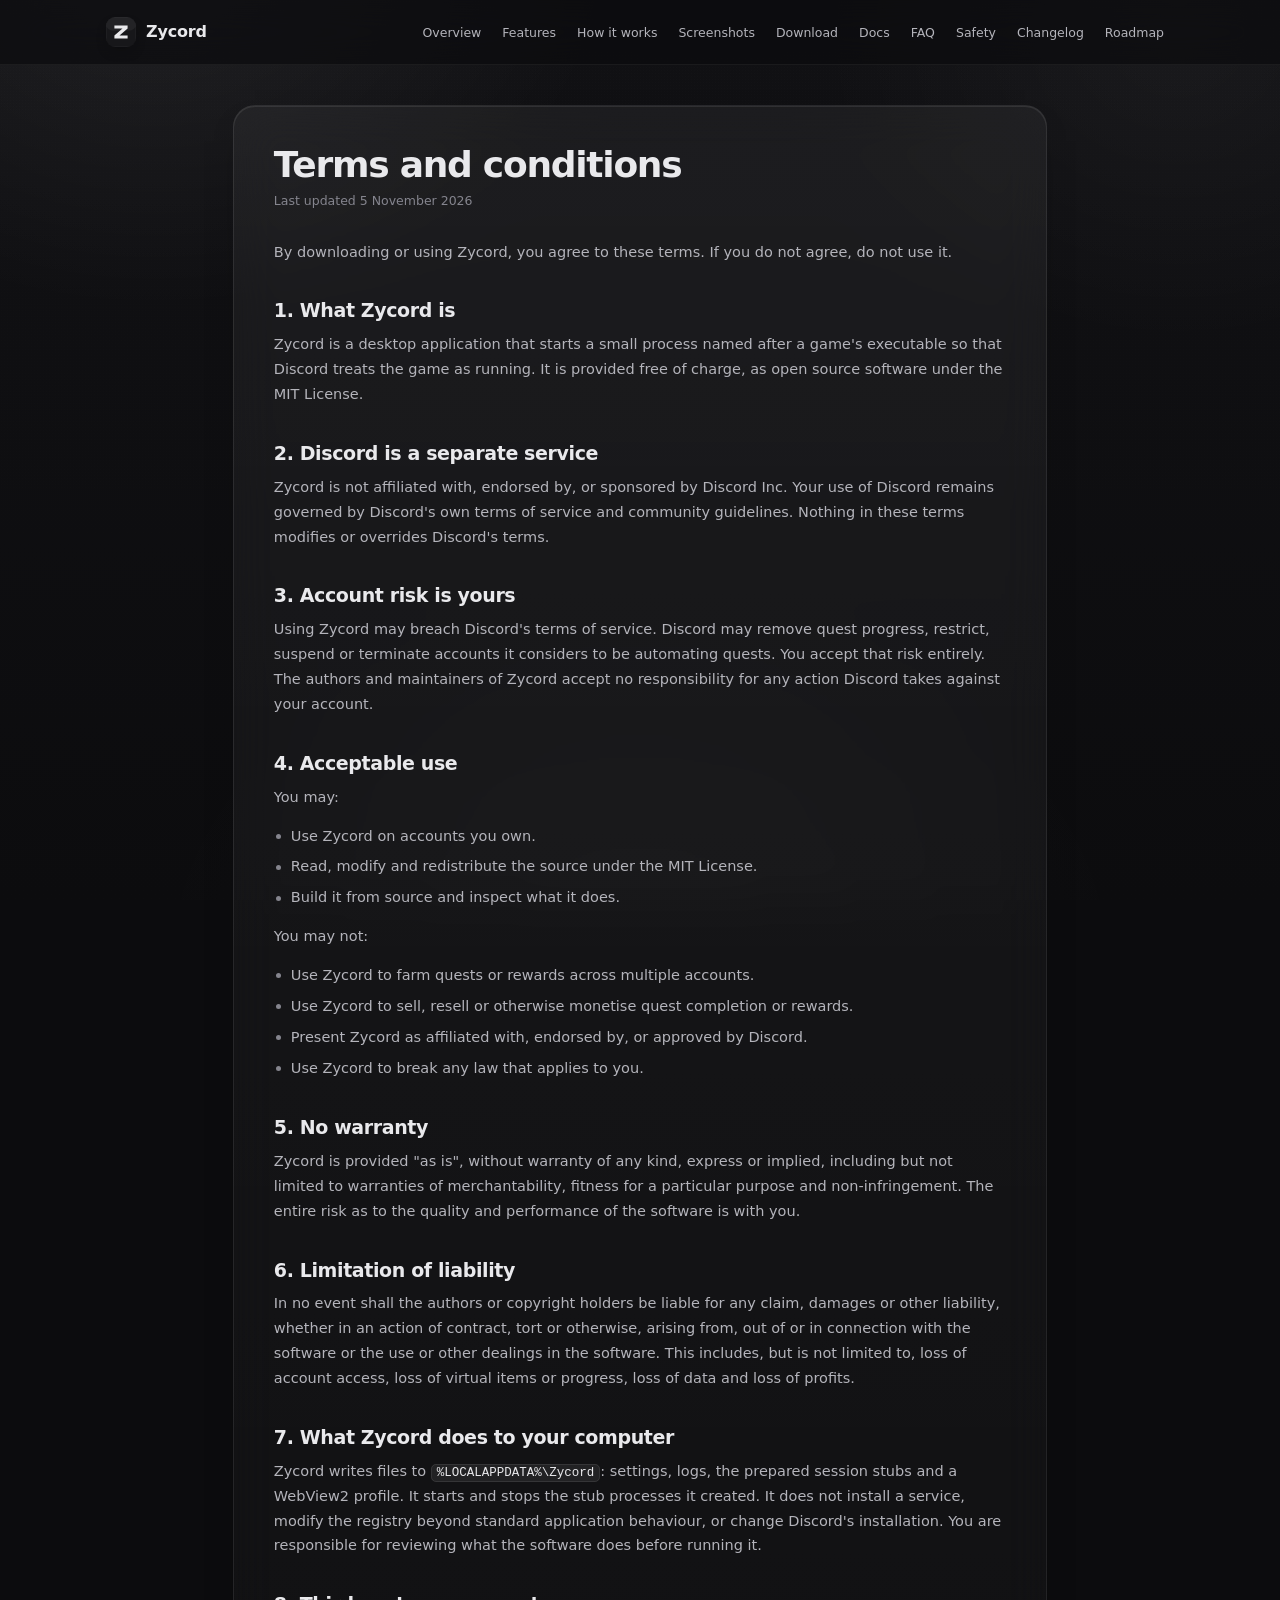
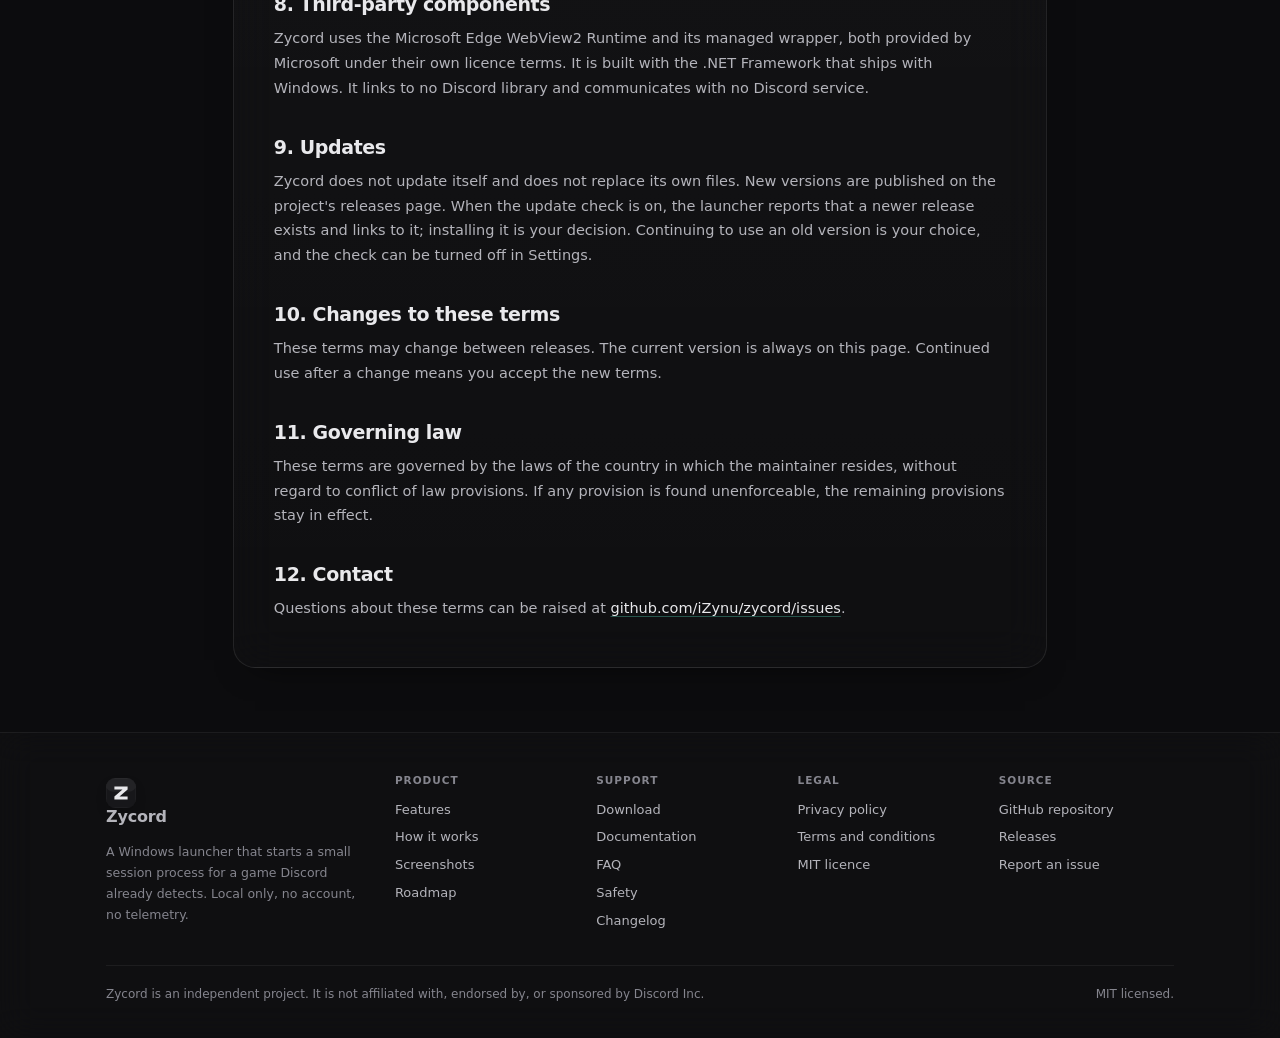
<file: site/terms.html>
<!doctype html>
<html lang="en">
<head>
<meta charset="utf-8">
<meta name="viewport" content="width=device-width, initial-scale=1">
<title>Terms and conditions | Zycord</title>
<meta name="description" content="The terms for using Zycord: Discord's terms apply to quests, account risk is yours, acceptable use, no warranty and limitation of liability.">
<link rel="canonical" href="https://izynu.github.io/zycord/terms.html">
<meta name="theme-color" content="#0c0c0e">
<meta name="color-scheme" content="dark">
<link rel="icon" href="favicon.ico" sizes="any">
<link rel="icon" href="assets/zycord.svg" type="image/svg+xml">
<link rel="apple-touch-icon" href="assets/mark-256.png">
<link rel="stylesheet" href="assets/site.css">
<meta property="og:type" content="website">
<meta property="og:site_name" content="Zycord">
<meta property="og:title" content="Terms and conditions | Zycord">
<meta property="og:description" content="The terms for using Zycord: Discord's terms apply to quests, account risk is yours, acceptable use, no warranty and limitation of liability.">
<meta property="og:url" content="https://izynu.github.io/zycord/terms.html">
<meta property="og:image" content="https://izynu.github.io/zycord/assets/mark-512.png">
<meta name="twitter:card" content="summary">
<meta name="twitter:title" content="Terms and conditions | Zycord">
<meta name="twitter:description" content="The terms for using Zycord: Discord's terms apply to quests, account risk is yours, acceptable use, no warranty and limitation of liability.">
</head>
<body>
<a class="skip" href="#main">Skip to content</a>

<header class="site-head">
  <div class="wrap">
    <a class="logo" href="index.html">
      <img src="assets/zycord.svg" alt="" width="30" height="30">
      <span class="logo-text">
        <span class="logo-name">Zycord</span>
      </span>
    </a>
    <button class="nav-toggle" id="nav-toggle" aria-expanded="false" aria-controls="site-nav">Menu</button>
    <nav class="site-nav" id="site-nav" aria-label="Main">
          <a href="index.html">Overview</a>
          <a href="features.html">Features</a>
          <a href="how-it-works.html">How it works</a>
          <a href="screenshots.html">Screenshots</a>
          <a href="download.html">Download</a>
          <a href="docs.html">Docs</a>
          <a href="faq.html">FAQ</a>
          <a href="safety.html">Safety</a>
          <a href="changelog.html">Changelog</a>
          <a href="roadmap.html">Roadmap</a>
    </nav>
  </div>
</header>

<main id="main">
<div class="wrap">
  <article class="doc">
    <h1>Terms and conditions</h1>
    <p class="updated">Last updated 5 November 2026</p>

<p>
  By downloading or using Zycord, you agree to these terms. If you do not agree,
  do not use it.
</p>

<h2>1. What Zycord is</h2>
<p>
  Zycord is a desktop application that starts a small process named after a game's
  executable so that Discord treats the game as running. It is provided free of
  charge, as open source software under the MIT License.
</p>

<h2>2. Discord is a separate service</h2>
<p>
  Zycord is not affiliated with, endorsed by, or sponsored by Discord Inc. Your
  use of Discord remains governed by Discord's own terms of service and community
  guidelines. Nothing in these terms modifies or overrides Discord's terms.
</p>

<h2>3. Account risk is yours</h2>
<p>
  Using Zycord may breach Discord's terms of service. Discord may remove quest
  progress, restrict, suspend or terminate accounts it considers to be automating
  quests. You accept that risk entirely. The authors and maintainers of Zycord
  accept no responsibility for any action Discord takes against your account.
</p>

<h2>4. Acceptable use</h2>
<p>You may:</p>
<ul>
  <li>Use Zycord on accounts you own.</li>
  <li>Read, modify and redistribute the source under the MIT License.</li>
  <li>Build it from source and inspect what it does.</li>
</ul>
<p>You may not:</p>
<ul>
  <li>Use Zycord to farm quests or rewards across multiple accounts.</li>
  <li>Use Zycord to sell, resell or otherwise monetise quest completion or rewards.</li>
  <li>Present Zycord as affiliated with, endorsed by, or approved by Discord.</li>
  <li>Use Zycord to break any law that applies to you.</li>
</ul>

<h2>5. No warranty</h2>
<p>
  Zycord is provided "as is", without warranty of any kind, express or implied,
  including but not limited to warranties of merchantability, fitness for a
  particular purpose and non-infringement. The entire risk as to the quality and
  performance of the software is with you.
</p>

<h2>6. Limitation of liability</h2>
<p>
  In no event shall the authors or copyright holders be liable for any claim,
  damages or other liability, whether in an action of contract, tort or otherwise,
  arising from, out of or in connection with the software or the use or other
  dealings in the software. This includes, but is not limited to, loss of account
  access, loss of virtual items or progress, loss of data and loss of profits.
</p>

<h2>7. What Zycord does to your computer</h2>
<p>
  Zycord writes files to <code class="inline">%LOCALAPPDATA%\Zycord</code>:
  settings, logs, the prepared session stubs and a WebView2 profile. It starts and
  stops the stub processes it created. It does not install a service, modify the
  registry beyond standard application behaviour, or change Discord's
  installation. You are responsible for reviewing what the software does before
  running it.
</p>

<h2>8. Third-party components</h2>
<p>
  Zycord uses the Microsoft Edge WebView2 Runtime and its managed wrapper, both
  provided by Microsoft under their own licence terms. It is built with the .NET
  Framework that ships with Windows. It links to no Discord library and
  communicates with no Discord service.
</p>

<h2>9. Updates</h2>
<p>
  Zycord does not update itself and does not replace its own files. New versions
  are published on the project's releases page. When the update check is on, the
  launcher reports that a newer release exists and links to it; installing it is
  your decision. Continuing to use an old version is your choice, and the check
  can be turned off in Settings.
</p>

<h2>10. Changes to these terms</h2>
<p>
  These terms may change between releases. The current version is always on this
  page. Continued use after a change means you accept the new terms.
</p>

<h2>11. Governing law</h2>
<p>
  These terms are governed by the laws of the country in which the maintainer
  resides, without regard to conflict of law provisions. If any provision is found
  unenforceable, the remaining provisions stay in effect.
</p>

<h2>12. Contact</h2>
<p>
  Questions about these terms can be raised at
  <a href="https://github.com/iZynu/zycord/issues">github.com/iZynu/zycord/issues</a>.
</p>

  </article>
</div>

</main>

<footer class="site-foot">
  <div class="wrap">
    <div class="foot-grid">
      <div class="foot-col foot-brand">
        <a class="logo" href="index.html">
          <img src="assets/zycord.svg" alt="" width="28" height="28">
          <span class="logo-text">
            <span class="logo-name">Zycord</span>
          </span>
        </a>
        <p>A Windows launcher that starts a small session process for a game Discord already detects. Local only, no account, no telemetry.</p>
      </div>
      <div class="foot-col">
        <h4>Product</h4>
        <a href="features.html">Features</a>
        <a href="how-it-works.html">How it works</a>
        <a href="screenshots.html">Screenshots</a>
        <a href="roadmap.html">Roadmap</a>
      </div>
      <div class="foot-col">
        <h4>Support</h4>
        <a href="download.html">Download</a>
        <a href="docs.html">Documentation</a>
        <a href="faq.html">FAQ</a>
        <a href="safety.html">Safety</a>
        <a href="changelog.html">Changelog</a>
      </div>
      <div class="foot-col">
        <h4>Legal</h4>
        <a href="privacy.html">Privacy policy</a>
        <a href="terms.html">Terms and conditions</a>
        <a href="https://github.com/iZynu/zycord/blob/HEAD/LICENSE" rel="noopener">MIT licence</a>
      </div>
      <div class="foot-col">
        <h4>Source</h4>
        <a href="https://github.com/iZynu/zycord" rel="noopener">GitHub repository</a>
        <a href="https://github.com/iZynu/zycord/releases" rel="noopener">Releases</a>
        <a href="https://github.com/iZynu/zycord/issues" rel="noopener">Report an issue</a>
      </div>
    </div>
    <div class="foot-legal">
      <span>Zycord is an independent project. It is not affiliated with, endorsed by, or sponsored by Discord Inc.</span>
      <span>MIT licensed.</span>
    </div>
  </div>
</footer>

<script src="assets/site.js"></script>
</body>
</html>
</file>
<file: site/assets/site.css>
/* Zycord website stylesheet.
   Graphite glass: neutral translucent panels, one-pixel light edges, an inner
   top highlight, and a blurred backdrop. A single muted teal is reserved for
   state and interaction. No purple, no gradients on text, no pill shapes. */

/* ------------------------------------------------------------------ tokens */
:root {
  color-scheme: dark;

  --ink:        #e9e9ec;
  --ink-2:      #b4b4bb;
  --ink-3:      #85858e;
  --bg:         #0c0c0e;
  --bg-2:       #111114;

  --glass:      rgba(255, 255, 255, .042);
  --glass-2:    rgba(255, 255, 255, .065);
  --glass-3:    rgba(255, 255, 255, .09);
  --edge:       rgba(255, 255, 255, .085);
  --edge-2:     rgba(255, 255, 255, .145);
  --edge-soft:  rgba(255, 255, 255, .055);

  --accent:     #3f9d8a;
  --accent-2:   #57b8a2;
  --accent-ink: #04120e;

  --r-btn:  10px;
  --r-sm:   12px;
  --r:      16px;
  --r-lg:   18px;
  --r-xl:   22px;

  --blur:   22px;
  --wrap:   1120px;
  --head:   64px;

  --shadow:    0 28px 64px -38px rgba(0, 0, 0, .95);
  --shadow-sm: 0 14px 34px -22px rgba(0, 0, 0, .85);
  --highlight: inset 0 1px 0 rgba(255, 255, 255, .085);

  --ease: cubic-bezier(.22, .68, .32, 1);
  --font: "Segoe UI Variable Text", "Segoe UI", system-ui, -apple-system, sans-serif;
  --font-display: "Segoe UI Variable Display", "Segoe UI Semibold", "Segoe UI", system-ui, sans-serif;
  --mono: "Cascadia Mono", "Consolas", "Courier New", ui-monospace, monospace;
}

* { box-sizing: border-box; }

[hidden] { display: none !important; }

html {
  scroll-behavior: smooth;
  scroll-padding-top: calc(var(--head) + 18px);
}

body {
  margin: 0;
  min-height: 100vh;
  background: var(--bg);
  color: var(--ink);
  font: 400 16px/1.68 var(--font);
  -webkit-font-smoothing: antialiased;
  text-rendering: optimizeLegibility;
  overflow-x: hidden;
}

/* A fixed graphite wash. Neutral only: no colour cast. */
body::before {
  content: "";
  position: fixed;
  inset: 0;
  z-index: -2;
  pointer-events: none;
  background:
    radial-gradient(58vw 46vw at 12% -6%, rgba(255, 255, 255, .07), transparent 62%),
    radial-gradient(44vw 38vw at 92% 4%, rgba(255, 255, 255, .04), transparent 64%),
    radial-gradient(60vw 46vw at 50% 108%, rgba(255, 255, 255, .028), transparent 66%),
    linear-gradient(180deg, var(--bg-2), var(--bg));
}

/* A very fine grain, drawn with CSS only. */
body::after {
  content: "";
  position: fixed;
  inset: 0;
  z-index: -1;
  pointer-events: none;
  opacity: .18;
  background-image: radial-gradient(rgba(255, 255, 255, .10) 1px, transparent 1px);
  background-size: 3px 3px;
  -webkit-mask-image: linear-gradient(180deg, rgba(0, 0, 0, .7), rgba(0, 0, 0, .15));
  mask-image: linear-gradient(180deg, rgba(0, 0, 0, .7), rgba(0, 0, 0, .15));
}

@media (prefers-reduced-motion: reduce) {
  html { scroll-behavior: auto; }
  *, *::before, *::after {
    animation-duration: .001ms !important;
    animation-iteration-count: 1 !important;
    transition-duration: .001ms !important;
  }
}

/* -------------------------------------------------------------- primitives */
.wrap {
  width: 100%;
  max-width: var(--wrap);
  margin: 0 auto;
  padding: 0 26px;
}

a {
  color: var(--ink);
  text-decoration: underline;
  text-decoration-color: rgba(63, 157, 138, .5);
  text-decoration-thickness: 1px;
  text-underline-offset: 3px;
  transition: color 160ms var(--ease), text-decoration-color 160ms var(--ease);
}
a:hover {
  color: var(--accent-2);
  text-decoration-color: var(--accent-2);
}

img { max-width: 100%; display: block; }

h1, h2, h3, h4 {
  color: var(--ink);
  font-family: var(--font-display);
  font-weight: 600;
  letter-spacing: -.02em;
}

p { margin: 0 0 14px; }
p:last-child { margin-bottom: 0; }

.mono { font-family: var(--mono); }
.muted { color: var(--ink-3); }
.lead { color: var(--ink-2); font-size: 17px; }

hr {
  border: 0;
  border-top: 1px solid var(--edge-soft);
  margin: 30px 0;
}

.skip {
  position: absolute;
  left: 16px;
  top: -200px;
  z-index: 200;
}
.skip:focus {
  left: 16px;
  top: 16px;
  padding: 10px 16px;
  border-radius: var(--r-btn);
  background: var(--ink);
  color: var(--bg);
  font-weight: 600;
  text-decoration: none;
}

:focus-visible {
  outline: 2px solid var(--accent-2);
  outline-offset: 3px;
  border-radius: 4px;
}

/* One recipe for every glass surface. */
.glass,
.card,
.step,
.spec,
.notice,
pre.code,
.stat,
.shot,
.road,
.doc,
.cta,
.panel {
  background:
    linear-gradient(180deg, rgba(255, 255, 255, .05), rgba(255, 255, 255, .016));
  border: 1px solid var(--edge);
  box-shadow: var(--highlight), var(--shadow-sm);
  -webkit-backdrop-filter: blur(var(--blur)) saturate(115%);
  backdrop-filter: blur(var(--blur)) saturate(115%);
}

/* ------------------------------------------------------------------ header */
.site-head {
  position: sticky;
  top: 0;
  z-index: 40;
  background: rgba(12, 12, 14, .72);
  border-bottom: 1px solid var(--edge-soft);
  -webkit-backdrop-filter: blur(20px) saturate(120%);
  backdrop-filter: blur(20px) saturate(120%);
}

.site-head .wrap {
  display: flex;
  align-items: center;
  gap: 14px;
  min-height: var(--head);
}

.logo {
  display: inline-flex;
  align-items: center;
  gap: 10px;
  flex: none;
  color: var(--ink);
  text-decoration: none;
}
.logo:hover { color: var(--ink); }
.logo img {
  width: 30px;
  height: 30px;
  border-radius: 9px;
  box-shadow: 0 6px 16px -9px rgba(0, 0, 0, .9);
}
.logo-text {
  display: flex;
  flex-direction: column;
  line-height: 1.1;
}
.logo-name {
  font: 600 16px/1.1 var(--font-display);
  letter-spacing: -.2px;
}
.logo-by {
  color: var(--ink-3);
  font-size: 10px;
  letter-spacing: .9px;
  text-transform: uppercase;
}

.site-nav {
  display: flex;
  align-items: center;
  gap: 1px;
  margin-left: auto;
}

.site-nav a {
  position: relative;
  padding: 7px 9px;
  border: 1px solid transparent;
  border-radius: 8px;
  color: var(--ink-2);
  font-size: 12.5px;
  text-decoration: none;
  white-space: nowrap;
  transition: background 160ms var(--ease), color 160ms var(--ease),
              border-color 160ms var(--ease);
}
.site-nav a:hover {
  color: var(--ink);
  background: var(--glass);
  border-color: var(--edge-soft);
}
.site-nav a.is-active {
  color: var(--ink);
  background: var(--glass-2);
  border-color: var(--edge);
  box-shadow: var(--highlight);
}
.site-nav a.is-active::after {
  content: "";
  position: absolute;
  left: 50%;
  bottom: 2px;
  width: 4px;
  height: 4px;
  margin-left: -2px;
  border-radius: 50%;
  background: var(--accent-2);
}

.nav-toggle {
  display: none;
  margin-left: auto;
  padding: 8px 13px;
  border: 1px solid var(--edge-2);
  border-radius: var(--r-btn);
  background: var(--glass-2);
  color: var(--ink-2);
  font: 500 13px/1 var(--font);
  cursor: pointer;
}
.nav-toggle:hover { color: var(--ink); background: var(--glass-3); }

/* -------------------------------------------------------------------- hero */
.hero { padding: 76px 0 58px; }

.hero .wrap {
  display: grid;
  grid-template-columns: 1.12fr .88fr;
  gap: 48px;
  align-items: center;
}

.eyebrow {
  display: inline-flex;
  align-items: center;
  gap: 8px;
  margin: 0 0 16px;
  padding: 5px 11px;
  border: 1px solid var(--edge);
  border-radius: 7px;
  background: var(--glass);
  color: var(--ink-2);
  font-size: 11px;
  letter-spacing: .9px;
  text-transform: uppercase;
}
.eyebrow::before {
  content: "";
  width: 5px;
  height: 5px;
  border-radius: 50%;
  background: var(--accent-2);
}

.hero h1 {
  margin: 0 0 16px;
  font: 600 clamp(34px, 4.4vw, 52px)/1.06 var(--font-display);
  letter-spacing: -.035em;
  color: var(--ink);
}

.hero-lede {
  margin: 0 0 26px;
  max-width: 58ch;
  color: var(--ink-2);
  font-size: 17px;
}

.hero-download {
  display: inline-flex;
  border-radius: 14px;
  transition: transform .18s ease, box-shadow .18s ease;
}
.hero-download:hover, .hero-download:focus-visible {
  transform: translateY(-1px);
  box-shadow: 0 12px 26px -12px rgba(87, 184, 162, .65);
}
.hero-download img { display: block; border-radius: 14px; }
@media (prefers-reduced-motion: reduce) {
  .hero-download { transition: none; }
}

.hero-actions {
  display: flex;
  flex-wrap: wrap;
  gap: 10px;
  align-items: center;
}

.hero-note {
  margin: 16px 0 0;
  color: var(--ink-3);
  font-size: 12.5px;
}

.hero-visual {
  position: relative;
  display: grid;
  place-items: center;
  min-height: 320px;
}

.hero-mark {
  position: relative;
  z-index: 1;
  width: min(100%, 292px);
  height: auto;
  border-radius: 22px;
  box-shadow: 0 34px 70px -34px rgba(0, 0, 0, .95);
}

.hero-orbit {
  position: absolute;
  width: min(100%, 360px);
  aspect-ratio: 1;
  border-radius: 50%;
  border: 1px solid var(--edge-soft);
  pointer-events: none;
}
.hero-orbit::before,
.hero-orbit::after {
  content: "";
  position: absolute;
  border-radius: 50%;
  border: 1px solid var(--edge-soft);
}
.hero-orbit::before { inset: 10%; }
.hero-orbit::after { inset: 21%; border-color: rgba(255, 255, 255, .04); }

/* ---------------------------------------------------------------- buttons */
.btn {
  display: inline-flex;
  align-items: center;
  justify-content: center;
  gap: 8px;
  padding: 11px 18px;
  border: 1px solid transparent;
  border-radius: var(--r-btn);
  font: 550 14px/1.2 var(--font);
  text-decoration: none;
  cursor: pointer;
  transition: background 160ms var(--ease), border-color 160ms var(--ease),
              color 160ms var(--ease), transform 160ms var(--ease);
}
.btn:hover { text-decoration: none; transform: translateY(-1px); }
.btn:active { transform: translateY(0); }

.btn-primary {
  background: var(--ink);
  border-color: var(--ink);
  color: var(--bg);
  font-weight: 650;
  box-shadow: 0 12px 28px -16px rgba(0, 0, 0, .95), var(--highlight);
}
.btn-primary:hover { background: #ffffff; border-color: #ffffff; color: var(--bg); }

.btn-secondary {
  background: var(--glass-2);
  border-color: var(--edge-2);
  color: var(--ink);
  box-shadow: var(--highlight);
  -webkit-backdrop-filter: blur(14px);
  backdrop-filter: blur(14px);
}
.btn-secondary:hover { background: var(--glass-3); border-color: rgba(255, 255, 255, .24); color: var(--ink); }

.btn-ghost {
  background: transparent;
  border-color: transparent;
  color: var(--ink-2);
}
.btn-ghost:hover { background: var(--glass); border-color: var(--edge-soft); color: var(--ink); }

.btn-small { padding: 8px 13px; font-size: 13px; }

.btn[aria-disabled="true"],
.btn:disabled {
  opacity: .45;
  pointer-events: none;
}

/* ---------------------------------------------------------------- sections */
.section { padding: 56px 0; }
.section-tight { padding: 34px 0; }

.page-head { padding: 54px 0 10px; }
.page-head h1 {
  margin: 0 0 10px;
  font: 600 clamp(30px, 3.6vw, 42px)/1.1 var(--font-display);
  letter-spacing: -.035em;
}
.page-head .lead { max-width: 68ch; }

.section-head {
  max-width: 72ch;
  margin-bottom: 28px;
}
.section-head h2 {
  margin: 0 0 8px;
  font: 600 clamp(23px, 2.5vw, 30px)/1.16 var(--font-display);
  letter-spacing: -.025em;
}
.section-head p {
  margin: 0;
  color: var(--ink-3);
  font-size: 15px;
}

.grid {
  display: grid;
  grid-template-columns: repeat(auto-fit, minmax(250px, 1fr));
  gap: 14px;
}
.grid-2 { display: grid; grid-template-columns: repeat(2, minmax(0, 1fr)); gap: 16px; }
.grid-3 { display: grid; grid-template-columns: repeat(3, minmax(0, 1fr)); gap: 14px; }

.card {
  border-radius: var(--r-lg);
  padding: 20px;
  transition: border-color 180ms var(--ease), transform 180ms var(--ease);
}
.card:hover { border-color: var(--edge-2); transform: translateY(-2px); }
.card h3 {
  margin: 0 0 6px;
  font: 600 15px/1.35 var(--font-display);
  letter-spacing: -.01em;
}
.card p {
  margin: 0;
  color: var(--ink-2);
  font-size: 13.5px;
  line-height: 1.62;
}
.card-kicker {
  display: block;
  margin-bottom: 10px;
  color: var(--ink-3);
  font: 500 10.5px/1 var(--mono);
  letter-spacing: 1.3px;
  text-transform: uppercase;
}

/* ------------------------------------------------------------------- stats */
.stat-row {
  display: grid;
  grid-template-columns: repeat(auto-fit, minmax(150px, 1fr));
  gap: 12px;
}
.stat { border-radius: var(--r); padding: 16px 18px; }
.stat-n {
  display: block;
  color: var(--ink);
  font: 600 26px/1.1 var(--font-display);
  letter-spacing: -.03em;
  font-variant-numeric: tabular-nums;
}
.stat-l {
  display: block;
  margin-top: 4px;
  color: var(--ink-3);
  font-size: 12px;
  letter-spacing: .2px;
}

/* ------------------------------------------------------------------- steps */
.steps { display: grid; gap: 10px; }

.step {
  display: grid;
  grid-template-columns: 42px 1fr;
  gap: 16px;
  align-items: start;
  border-radius: var(--r-lg);
  padding: 18px 20px;
}
.step-n {
  display: grid;
  place-items: center;
  width: 36px;
  height: 36px;
  border: 1px solid var(--edge);
  border-radius: 9px;
  background: var(--glass-2);
  color: var(--ink-2);
  font: 600 14px/1 var(--mono);
  box-shadow: var(--highlight);
}
.step h3 {
  margin: 1px 0 4px;
  font: 600 15px/1.3 var(--font-display);
}
.step p {
  margin: 0;
  max-width: 74ch;
  color: var(--ink-2);
  font-size: 13.5px;
}

/* ------------------------------------------------------------- screenshots */
.shots {
  display: grid;
  grid-template-columns: repeat(auto-fit, minmax(300px, 1fr));
  gap: 16px;
}
.shot {
  margin: 0;
  border-radius: var(--r-lg);
  overflow: hidden;
}
.shot img {
  width: 100%;
  height: auto;
  background: #08080a;
  border-top: 1px solid var(--edge-soft);
}
.shot figcaption {
  padding: 11px 15px;
  border-top: 1px solid var(--edge-soft);
  color: var(--ink-3);
  font-size: 12.5px;
}
.shot-wide { grid-column: 1 / -1; }

.shot-bar {
  display: flex;
  align-items: center;
  gap: 6px;
  padding: 10px 14px;
}
.shot-bar i {
  width: 8px;
  height: 8px;
  border-radius: 50%;
  background: rgba(255, 255, 255, .16);
}
.shot-bar span {
  margin-left: auto;
  color: var(--ink-3);
  font: 500 11px/1 var(--mono);
}

/* ------------------------------------------------------------------- split */
.split {
  display: grid;
  grid-template-columns: repeat(2, minmax(0, 1fr));
  gap: 20px;
  align-items: start;
}

/* ----------------------------------------------------------------- roadmap */
.road { border-radius: var(--r-lg); padding: 6px 20px; }

.road-item {
  display: grid;
  grid-template-columns: 14px 1fr auto;
  gap: 14px;
  align-items: baseline;
  padding: 15px 0;
  border-bottom: 1px solid var(--edge-soft);
}
.road-item:last-child { border-bottom: 0; }

.road-dot {
  width: 8px;
  height: 8px;
  margin-top: 6px;
  border-radius: 50%;
  background: var(--ink-3);
}
.road-dot.is-shipped { background: var(--accent-2); }
.road-dot.is-next { background: var(--ink-2); }
.road-dot.is-later { background: transparent; border: 1px solid var(--ink-3); }

.road-item h3 {
  margin: 0 0 2px;
  font: 600 14px/1.35 var(--font-display);
}
.road-item p {
  margin: 0;
  color: var(--ink-2);
  font-size: 13px;
}
.road-when {
  color: var(--ink-3);
  font: 500 11px/1 var(--mono);
  white-space: nowrap;
}

/* ------------------------------------------------------------------ notice */
.notice {
  border-left: 2px solid var(--accent);
  border-radius: var(--r);
  padding: 15px 18px;
  color: var(--ink-2);
  font-size: 14px;
}
.notice strong { color: var(--ink); font-weight: 600; }
.notice a { color: var(--ink); }
.notice a:hover { color: var(--accent-2); }
.notice-warn { border-left-color: var(--ink-3); }
.notice-title {
  display: block;
  margin-bottom: 5px;
  color: var(--ink);
  font-weight: 600;
}

/* -------------------------------------------------------------------- code */
pre.code {
  margin: 0;
  padding: 15px 17px;
  border-radius: var(--r-sm);
  overflow-x: auto;
  color: var(--ink-2);
  font: 400 12.5px/1.65 var(--mono);
  background: rgba(0, 0, 0, .38);
}
pre.code code { font: inherit; }

code.inline {
  padding: 1px 5px;
  border: 1px solid var(--edge);
  border-radius: 5px;
  background: var(--glass-2);
  color: var(--ink);
  font: 400 12.5px/1.45 var(--mono);
  overflow-wrap: anywhere;
}

/* ------------------------------------------------------------------- table */
.spec {
  width: 100%;
  border-collapse: separate;
  border-spacing: 0;
  border-radius: var(--r);
  overflow: hidden;
  font-size: 13.5px;
}
.spec th,
.spec td {
  padding: 11px 16px;
  border-bottom: 1px solid var(--edge-soft);
  text-align: left;
  vertical-align: top;
}
.spec tr:last-child th,
.spec tr:last-child td { border-bottom: 0; }
.spec th {
  width: 220px;
  color: var(--ink-3);
  font-weight: 500;
  background: rgba(255, 255, 255, .022);
}
.spec td { color: var(--ink-2); }
.spec td code.inline { white-space: nowrap; }

/* --------------------------------------------------------------------- faq */
.faq {
  border: 1px solid var(--edge);
  border-radius: var(--r-lg);
  overflow: hidden;
  background:
    linear-gradient(180deg, rgba(255, 255, 255, .04), rgba(255, 255, 255, .012));
  box-shadow: var(--highlight), var(--shadow-sm);
  -webkit-backdrop-filter: blur(var(--blur));
  backdrop-filter: blur(var(--blur));
}
.faq details { border-bottom: 1px solid var(--edge-soft); }
.faq details:last-child { border-bottom: 0; }

.faq summary {
  display: flex;
  justify-content: space-between;
  gap: 16px;
  padding: 15px 18px;
  color: var(--ink);
  font-size: 14px;
  font-weight: 500;
  list-style: none;
  cursor: pointer;
}
.faq summary::-webkit-details-marker { display: none; }
.faq summary::after {
  content: "+";
  color: var(--ink-3);
  font: 400 16px/1 var(--mono);
}
.faq details[open] summary::after { content: "-"; }
.faq details[open] summary { background: rgba(255, 255, 255, .022); }

.faq .answer {
  max-width: 82ch;
  padding: 0 18px 16px;
  color: var(--ink-2);
  font-size: 13.5px;
}
.faq .answer p { margin: 0 0 9px; }
.faq .answer p:last-child { margin-bottom: 0; }

/* --------------------------------------------------------------------- cta */
.cta {
  position: relative;
  overflow: hidden;
  border-radius: var(--r-xl);
  border-color: var(--edge-2);
  padding: 38px 34px;
  text-align: center;
}
.cta h2 {
  margin: 0 0 8px;
  font: 600 clamp(23px, 2.8vw, 32px)/1.14 var(--font-display);
  letter-spacing: -.03em;
}
.cta p {
  max-width: 58ch;
  margin: 0 auto 22px;
  color: var(--ink-2);
}
.cta .hero-actions { justify-content: center; }

/* -------------------------------------------------------------------- doc */
.doc {
  max-width: 80ch;
  margin: 40px auto 64px;
  border-radius: var(--r-xl);
  padding: 38px 40px 46px;
}
.doc h1 {
  margin: 0 0 5px;
  font: 600 clamp(27px, 3.2vw, 36px)/1.14 var(--font-display);
  letter-spacing: -.035em;
}
.doc .updated {
  margin: 0 0 28px;
  color: var(--ink-3);
  font-size: 12.5px;
}
.doc h2 {
  margin: 34px 0 9px;
  font: 600 19px/1.3 var(--font-display);
  letter-spacing: -.02em;
}
.doc h3 {
  margin: 24px 0 6px;
  font: 600 15px/1.35 var(--font-display);
}
.doc p,
.doc li {
  color: var(--ink-2);
  font-size: 14.5px;
  line-height: 1.72;
}
.doc ul,
.doc ol { margin: 0 0 14px; padding-left: 20px; }
.doc ul { list-style: none; padding-left: 0; }
.doc ul li {
  position: relative;
  margin-bottom: 6px;
  padding-left: 17px;
}
.doc ul li::before {
  content: "";
  position: absolute;
  left: 2px;
  top: .7em;
  width: 5px;
  height: 5px;
  border-radius: 50%;
  background: var(--ink-3);
}
.doc ol { list-style: decimal; }
.doc ol li { margin-bottom: 6px; padding-left: 3px; }
.doc ol li::marker { color: var(--ink-3); font-family: var(--mono); font-size: 12px; }
.doc .spec,
.doc pre.code,
.doc .notice,
.doc .faq { margin: 14px 0; }
.doc > :first-child { margin-top: 0; }

/* ----------------------------------------------------------------- footer */
.site-foot {
  margin-top: 24px;
  padding: 42px 0 34px;
  border-top: 1px solid var(--edge-soft);
  background: rgba(255, 255, 255, .014);
  -webkit-backdrop-filter: blur(18px);
  backdrop-filter: blur(18px);
}

.foot-grid {
  display: grid;
  grid-template-columns: 1.5fr repeat(4, 1fr);
  gap: 26px;
}
.foot-col h4 {
  margin: 0 0 10px;
  color: var(--ink-3);
  font: 600 10.5px/1 var(--font);
  letter-spacing: 1px;
  text-transform: uppercase;
}
.foot-col a {
  display: block;
  padding: 3px 0;
  color: var(--ink-2);
  font-size: 13px;
  text-decoration: none;
}
.foot-col a:hover { color: var(--ink); }
.foot-brand p {
  max-width: 34ch;
  margin: 12px 0 0;
  color: var(--ink-3);
  font-size: 12.5px;
}

.foot-legal {
  display: flex;
  flex-wrap: wrap;
  justify-content: space-between;
  gap: 12px;
  margin-top: 30px;
  padding-top: 18px;
  border-top: 1px solid var(--edge-soft);
  color: var(--ink-3);
  font-size: 12px;
}

/* -------------------------------------------------------------------- misc */
.badge {
  display: inline-block;
  padding: 2px 8px;
  border: 1px solid var(--edge-2);
  border-radius: 6px;
  color: var(--ink-2);
  font: 500 10.5px/1.5 var(--mono);
  letter-spacing: .4px;
  text-transform: uppercase;
}
.badge-live {
  border-color: rgba(87, 184, 162, .5);
  background: rgba(63, 157, 138, .1);
  color: var(--accent-2);
}

.kbd {
  display: inline-block;
  padding: 1px 6px;
  border: 1px solid var(--edge-2);
  border-bottom-width: 2px;
  border-radius: 5px;
  background: var(--glass-2);
  color: var(--ink);
  font: 500 11.5px/1.5 var(--mono);
}

.toc {
  display: flex;
  flex-wrap: wrap;
  gap: 7px;
  margin: 18px 0 6px;
}
.toc a {
  padding: 6px 10px;
  border: 1px solid var(--edge);
  border-radius: 7px;
  background: var(--glass);
  color: var(--ink-2);
  font-size: 12px;
  text-decoration: none;
}
.toc a:hover { color: var(--ink); border-color: var(--edge-2); background: var(--glass-2); }

.actions { display: flex; flex-wrap: wrap; gap: 9px; align-items: center; }

.error-page { text-align: center; }
.error-code {
  display: block;
  margin: 0 0 8px;
  color: var(--ink);
  font: 600 clamp(64px, 12vw, 120px)/1 var(--font-display);
  letter-spacing: -.06em;
}

/* A restrained fade on entry, using scroll-driven animation where supported.
   Unsupported browsers simply see the final state. */
@keyframes reveal {
  from { opacity: .001; transform: translateY(8px); }
  to   { opacity: 1; transform: none; }
}
@media (prefers-reduced-motion: no-preference) {
  @supports (animation-timeline: view()) {
    .reveal {
      animation: reveal linear both;
      animation-timeline: view();
      animation-range: entry 0% entry 28%;
    }
  }
}

/* --------------------------------------------------------------- responsive */
@media (max-width: 900px) {
  .site-head .wrap { flex-wrap: nowrap; }
  .site-nav {
    display: none;
    position: absolute;
    top: var(--head);
    left: 0;
    right: 0;
    flex-direction: column;
    align-items: stretch;
    gap: 2px;
    padding: 10px 20px 16px;
    background: rgba(12, 12, 14, .97);
    border-bottom: 1px solid var(--edge);
    box-shadow: var(--shadow);
    -webkit-backdrop-filter: blur(22px);
    backdrop-filter: blur(22px);
  }
  .site-nav.is-open { display: flex; }
  .site-nav a {
    width: 100%;
    padding: 10px 12px;
    border-radius: 8px;
    font-size: 13.5px;
  }
  .site-nav a.is-active::after { display: none; }
  .nav-toggle { display: inline-flex; }

  .hero { padding: 54px 0 44px; }
  .hero .wrap { grid-template-columns: 1fr; gap: 34px; }
  .hero-visual { order: -1; min-height: 240px; }
  .hero-mark { width: min(56%, 210px); }
  .hero-orbit { width: min(72%, 280px); }

  .section { padding: 44px 0; }
  .grid-2,
  .grid-3,
  .split { grid-template-columns: 1fr; }
  .foot-grid { grid-template-columns: 1fr 1fr 1fr; }
  .foot-brand { grid-column: 1 / -1; }
  .doc { padding: 30px 26px 36px; margin: 28px auto 48px; }
}

@media (max-width: 640px) {
  .wrap { padding: 0 18px; }

  .hero { padding: 40px 0 34px; }
  .hero h1 { letter-spacing: -.03em; }
  .hero-lede { font-size: 16px; }
  .hero-actions .btn { width: 100%; }
  .hero-visual { min-height: 200px; }

  .section { padding: 36px 0; }
  .section-head { margin-bottom: 22px; }

  .card { padding: 17px; }
  .step { grid-template-columns: 34px 1fr; gap: 12px; padding: 15px; }
  .step-n { width: 30px; height: 30px; font-size: 12.5px; }

  .cta { padding: 28px 20px; }
  .doc { padding: 24px 18px 30px; margin: 18px auto 38px; }
  .doc h2 { margin-top: 28px; }

  .spec,
  .spec tbody,
  .spec tr,
  .spec th,
  .spec td { display: block; width: auto; }
  .spec tr { border-bottom: 1px solid var(--edge-soft); }
  .spec tr:last-child { border-bottom: 0; }
  .spec th {
    padding: 10px 14px 2px;
    border-bottom: 0;
    background: transparent;
  }
  .spec td { padding: 0 14px 11px; }
  .spec td code.inline { white-space: normal; }

  .road { padding: 4px 15px; }
  .road-item { grid-template-columns: 12px 1fr; }
  .road-when { grid-column: 2; margin-top: 3px; }

  .foot-grid { grid-template-columns: 1fr 1fr; gap: 20px; }
  .foot-brand { grid-column: 1 / -1; }
  .foot-legal { flex-direction: column; }
}
</file>
<file: app/renderer/app.css>
/* Zycord interface.
   Neutral graphite glass. Every panel uses one recipe: a soft grey fill, a
   one pixel light edge, an inner top highlight and a blurred backdrop. The
   only colour is a muted teal used for state, never for decoration. */

/* ------------------------------------------------------------------ tokens */
:root {
  --ink:        #e9e9ec;
  --ink-2:      #b4b4bb;
  --ink-3:      #85858e;
  --ink-4:      #5e5e67;

  --bg:         #0c0c0e;
  --bg-2:       #111114;

  --glass:      rgba(255, 255, 255, .042);
  --glass-2:    rgba(255, 255, 255, .07);
  --glass-3:    rgba(255, 255, 255, .10);
  --edge:       rgba(255, 255, 255, .085);
  --edge-2:     rgba(255, 255, 255, .155);
  --edge-soft:  rgba(255, 255, 255, .05);

  --accent:     #3f9d8a;
  --accent-2:   #57b8a2;
  --accent-ink: #04120e;
  --violet:     #57b8a2;
  --danger:     #e0697a;
  --ok:         #57b8a2;

  --grad:       #3f9d8a;
  --grad-soft:  rgba(87, 184, 162, .12);

  --r-sm: 10px;
  --r:    14px;
  --r-lg: 20px;
  --r-xl: 26px;

  --blur: 26px;
  --shadow: 0 24px 60px -28px rgba(0, 0, 0, .85);
  --shadow-sm: 0 8px 24px -12px rgba(0, 0, 0, .7);

  --rail: 228px;
  --titlebar: 46px;

  --ease: cubic-bezier(.22, .68, .32, 1);
  --font: "Segoe UI Variable Text", "Segoe UI", system-ui, -apple-system, sans-serif;
  --font-display: "Segoe UI Variable Display", "Segoe UI Semibold", "Segoe UI", system-ui, sans-serif;
  --mono: "Cascadia Mono", "Consolas", "Courier New", monospace;
}

html[data-theme="light"] {
  --ink:        #17171a;
  --ink-2:      #4a4a51;
  --ink-3:      #6b6b73;
  --ink-4:      #8a8a92;

  --bg:         #f1f1f3;
  --bg-2:       #fafafb;

  --glass:      rgba(255, 255, 255, .62);
  --glass-2:    rgba(255, 255, 255, .80);
  --glass-3:    rgba(255, 255, 255, .92);
  --edge:       rgba(0, 0, 0, .08);
  --edge-2:     rgba(0, 0, 0, .16);
  --edge-soft:  rgba(0, 0, 0, .05);

  --accent:     #2f7d6d;
  --accent-2:   #2a6f61;
  --accent-ink: #ffffff;

  --shadow: 0 24px 60px -30px rgba(0, 0, 0, .22);
  --shadow-sm: 0 8px 22px -12px rgba(0, 0, 0, .16);
}

/* ------------------------------------------------------------------- reset */
*, *::before, *::after { box-sizing: border-box; }

html, body { height: 100%; }

body {
  margin: 0;
  background: var(--bg);
  color: var(--ink);
  font: 400 13.5px/1.5 var(--font);
  overflow: hidden;
  -webkit-font-smoothing: antialiased;
  text-rendering: optimizeLegibility;
}

h1, h2, h3, h4, p, ol, ul, dl, dd, dt, figure { margin: 0; }
ol, ul { padding: 0; list-style: none; }
button, input, select, textarea { font: inherit; color: inherit; }
button { border: 0; background: none; cursor: pointer; }
svg { width: 18px; height: 18px; fill: currentColor; flex: none; }
a { color: inherit; }
::selection { background: rgba(87, 184, 162, .30); }

.sprite { position: absolute; width: 0; height: 0; overflow: hidden; }

::-webkit-scrollbar { width: 10px; height: 10px; }
::-webkit-scrollbar-track { background: transparent; }
::-webkit-scrollbar-thumb {
  background: rgba(255, 255, 255, .12);
  border: 3px solid transparent;
  background-clip: content-box;
  border-radius: 5px;
}
::-webkit-scrollbar-thumb:hover { background: rgba(255, 255, 255, .22); background-clip: content-box; }
html[data-theme="light"] ::-webkit-scrollbar-thumb { background: rgba(0, 0, 0, .22); background-clip: content-box; }

:focus-visible { outline: 2px solid var(--accent); outline-offset: 2px; }

/* ------------------------------------------------------------------- frame */
.frame {
  position: relative;
  height: 100vh;
  display: flex;
  flex-direction: column;
  background:
    radial-gradient(1200px 700px at 12% -10%, rgba(255, 255, 255, .055), transparent 62%),
    radial-gradient(900px 600px at 95% 8%, rgba(255, 255, 255, .028), transparent 58%),
    linear-gradient(180deg, var(--bg-2), var(--bg));
  overflow: hidden;
}

html[data-theme="light"] .frame {
  background:
    radial-gradient(1200px 700px at 10% -10%, rgba(255, 255, 255, .85), transparent 62%),
    radial-gradient(900px 600px at 95% 5%, rgba(0, 0, 0, .035), transparent 58%),
    linear-gradient(180deg, var(--bg-2), var(--bg));
}

.aurora { position: absolute; inset: -20%; pointer-events: none; filter: blur(70px); opacity: .34; }
.aurora .b {
  position: absolute;
  display: block;
  border-radius: 50%;
  mix-blend-mode: screen;
  animation: drift 34s var(--ease) infinite alternate;
}
.aurora .b1 { width: 42vw; height: 42vw; left: 4%;  top: 2%;   background: rgba(255, 255, 255, .10); }
.aurora .b2 { width: 34vw; height: 34vw; right: 2%; top: 12%;  background: rgba(255, 255, 255, .07);  animation-delay: -9s; }
.aurora .b3 { width: 38vw; height: 38vw; left: 30%; bottom: -6%; background: rgba(255, 255, 255, .06); animation-delay: -18s; }
.aurora .b4 { width: 26vw; height: 26vw; right: 26%; bottom: 4%; background: rgba(255, 255, 255, .05); animation-delay: -25s; }

html[data-theme="light"] .aurora { opacity: .5; mix-blend-mode: normal; }

@keyframes drift {
  0%   { transform: translate3d(0, 0, 0) scale(1); }
  50%  { transform: translate3d(3vw, 2vw, 0) scale(1.08); }
  100% { transform: translate3d(-2vw, 3vw, 0) scale(.96); }
}

body.reduce-motion .aurora .b { animation: none; }
body.reduce-motion * { transition-duration: .01ms !important; animation-duration: .01ms !important; }

/* --------------------------------------------------------------- titlebar */
.titlebar {
  position: relative;
  z-index: 20;
  height: var(--titlebar);
  flex: none;
  display: flex;
  align-items: center;
  justify-content: space-between;
  padding: 0 6px 0 16px;
  background: rgba(255, 255, 255, .022);
  border-bottom: 1px solid var(--edge-soft);
  backdrop-filter: blur(18px);
}

.tb-drag {
  flex: 1;
  height: 100%;
  display: flex;
  align-items: center;
  gap: 9px;
  user-select: none;
  cursor: default;
}

.tb-mark { border-radius: 6px; }
.tb-name { font: 600 13px/1 var(--font-display); letter-spacing: .01em; }

.tb-state {
  margin-left: 10px;
  display: inline-flex;
  align-items: center;
  gap: 6px;
  font-size: 11px;
  color: var(--ok);
  padding: 3px 9px;
  border-radius: 7px;
  background: rgba(87, 184, 162, .12);
  border: 1px solid rgba(87, 184, 162, .26);
}
.tb-state::before {
  content: "";
  width: 6px; height: 6px;
  border-radius: 50%;
  background: var(--ok);
  animation: pulse 2s infinite;
}
@keyframes pulse {
  0%   { box-shadow: 0 0 0 0 rgba(87, 184, 162, .45); }
  70%  { box-shadow: 0 0 0 7px rgba(87, 184, 162, 0); }
  100% { box-shadow: 0 0 0 0 rgba(87, 184, 162, 0); }
}

.tb-actions { display: flex; gap: 2px; }
.tb-btn {
  width: 40px; height: 32px;
  display: grid; place-items: center;
  border-radius: 9px;
  color: var(--ink-2);
  transition: background .15s, color .15s;
}
.tb-btn svg { width: 16px; height: 16px; }
.tb-btn:hover { background: var(--glass-2); color: var(--ink); }
.tb-btn.is-close:hover { background: #e5484d; color: #fff; }

/* ------------------------------------------------------------------- body */
.body { flex: 1; display: flex; min-height: 0; position: relative; z-index: 1; }

/* ------------------------------------------------------------------- rail */
.rail {
  width: var(--rail);
  flex: none;
  display: flex;
  flex-direction: column;
  justify-content: space-between;
  padding: 14px 12px 12px;
  border-right: 1px solid var(--edge-soft);
  background: linear-gradient(180deg, rgba(255, 255, 255, .035), rgba(255, 255, 255, .012));
  backdrop-filter: blur(var(--blur)) saturate(140%);
}

.nav { display: flex; flex-direction: column; gap: 2px; }

.nav-item {
  position: relative;
  display: flex;
  align-items: center;
  gap: 11px;
  width: 100%;
  padding: 9px 11px;
  border-radius: 11px;
  color: var(--ink-2);
  font-size: 13px;
  text-align: left;
  transition: background .16s var(--ease), color .16s;
}
.nav-item svg { width: 17px; height: 17px; opacity: .82; }
.nav-item span { flex: 1; }
.nav-item:hover { background: var(--glass-2); color: var(--ink); }
.nav-item:hover svg { opacity: 1; }
.nav-item.is-active {
  color: var(--ink);
  background: var(--glass-3);
  box-shadow: inset 0 0 0 1px var(--edge-2);
}
.nav-item.is-active svg { color: var(--violet); opacity: 1; }
.nav-item.is-active::before {
  content: "";
  position: absolute;
  left: -12px;
  top: 50%;
  width: 3px; height: 18px;
  margin-top: -9px;
  border-radius: 0 3px 3px 0;
  background: var(--grad);
}

.nav-sep { height: 1px; margin: 8px 10px; background: var(--edge-soft); }

.nav-count {
  min-width: 20px;
  padding: 1px 6px;
  border-radius: 6px;
  font-size: 10.5px;
  font-style: normal;
  font-weight: 600;
  text-align: center;
  color: var(--ink-2);
  background: var(--glass-3);
}
.nav-count.is-live { color: var(--accent-ink); background: var(--grad); }

.rail-foot {
  padding: 12px 10px 4px;
  border-top: 1px solid var(--edge-soft);
  display: flex;
  flex-direction: column;
  gap: 7px;
}
.foot-row { display: flex; align-items: center; gap: 8px; font-size: 11.5px; color: var(--ink-3); }
.dot {
  width: 7px; height: 7px; border-radius: 50%;
  background: var(--ink-4);
  transition: background .2s, box-shadow .2s;
}
.dot.is-ok { background: var(--ok); box-shadow: 0 0 10px rgba(87, 184, 162, .6); }
.dot.is-busy { background: var(--accent); box-shadow: 0 0 10px rgba(87, 184, 162, .7); }
.dot.is-bad { background: var(--danger); box-shadow: 0 0 10px rgba(255, 122, 144, .6); }
.foot-meta { display: flex; justify-content: space-between; font-size: 10.5px; color: var(--ink-4); letter-spacing: .02em; }
/* ------------------------------------------------------------------- main */
.main {
  flex: 1;
  min-width: 0;
  overflow-y: auto;
  overflow-x: hidden;
  padding: 26px 30px 40px;
  scroll-behavior: smooth;
}

.page { display: none; max-width: 1180px; margin: 0 auto; }
.page.is-active { display: block; animation: pageIn .34s var(--ease); }

@keyframes pageIn {
  from { opacity: 0; transform: translateY(8px); }
  to   { opacity: 1; transform: none; }
}

.page-head {
  display: flex;
  align-items: flex-end;
  justify-content: space-between;
  gap: 20px;
  margin-bottom: 20px;
}

.eyebrow {
  display: flex;
  align-items: center;
  gap: 6px;
  font-size: 10.5px;
  font-weight: 600;
  letter-spacing: .13em;
  text-transform: uppercase;
  color: var(--accent-2);
  margin-bottom: 7px;
}
.eyebrow-ico { width: 13px; height: 13px; }

h1 {
  font: 600 27px/1.15 var(--font-display);
  letter-spacing: -.02em;
  color: var(--ink);
}

.lede { margin-top: 7px; max-width: 62ch; color: var(--ink-3); font-size: 13px; }

.head-actions { display: flex; align-items: center; gap: 8px; flex-wrap: wrap; justify-content: flex-end; }

/* ------------------------------------------------------------------ glass */
.glass {
  position: relative;
  background: var(--glass);
  border: 1px solid var(--edge);
  border-radius: var(--r-lg);
  backdrop-filter: blur(var(--blur)) saturate(150%);
  box-shadow: var(--shadow-sm), inset 0 1px 0 rgba(255, 255, 255, .07);
}
.glass::after {
  content: "";
  position: absolute;
  inset: 0;
  border-radius: inherit;
  pointer-events: none;
  background: linear-gradient(160deg, rgba(255, 255, 255, .07), transparent 34%);
}
html[data-theme="light"] .glass { box-shadow: var(--shadow-sm), inset 0 1px 0 rgba(255, 255, 255, .9); }

/* ----------------------------------------------------------------- buttons */
.btn {
  display: inline-flex;
  align-items: center;
  gap: 7px;
  height: 36px;
  padding: 0 15px;
  border-radius: 11px;
  font-size: 12.5px;
  font-weight: 550;
  color: var(--ink);
  background: var(--glass-2);
  border: 1px solid var(--edge);
  backdrop-filter: blur(12px);
  transition: background .16s, border-color .16s, transform .12s var(--ease), box-shadow .16s;
  white-space: nowrap;
}
.btn svg { width: 15px; height: 15px; }
.btn:hover { background: var(--glass-3); border-color: var(--edge-2); }
.btn:active { transform: translateY(1px) scale(.99); }
.btn:disabled { opacity: .45; pointer-events: none; }

.btn.is-primary {
  color: var(--accent-ink);
  background: var(--grad);
  border-color: transparent;
  box-shadow: 0 8px 22px -10px rgba(0, 0, 0, .55), inset 0 1px 0 rgba(255, 255, 255, .22);
}
.btn.is-primary:hover { filter: brightness(1.08); box-shadow: 0 10px 26px -10px rgba(0, 0, 0, .6); }
html[data-theme="light"] .btn.is-primary { color: #fff; }

.btn.is-ghost { background: transparent; border-color: var(--edge); }
.btn.is-ghost:hover { background: var(--glass-2); }

.btn.is-danger { color: var(--danger); border-color: rgba(255, 122, 144, .28); }
.btn.is-danger:hover { background: rgba(255, 122, 144, .1); border-color: rgba(255, 122, 144, .45); }

.btn.is-small { height: 30px; padding: 0 11px; font-size: 11.5px; border-radius: 9px; }
.btn.is-small svg { width: 13px; height: 13px; }

.btn.is-icon { width: 34px; padding: 0; justify-content: center; }

/* ---------------------------------------------------------------- toolbar */
.toolbar {
  display: flex;
  align-items: center;
  gap: 10px;
  padding: 10px;
  margin-bottom: 12px;
  border-radius: var(--r);
}

.search-wrap { position: relative; flex: 1; min-width: 0; }
.search-ico {
  position: absolute;
  left: 12px; top: 50%;
  transform: translateY(-50%);
  width: 16px; height: 16px;
  color: var(--ink-4);
  pointer-events: none;
}
.search {
  width: 100%;
  height: 38px;
  padding: 0 38px 0 38px;
  border-radius: 10px;
  border: 1px solid var(--edge);
  background: rgba(0, 0, 0, .18);
  color: var(--ink);
  outline: none;
  transition: border-color .16s, background .16s, box-shadow .16s;
}
html[data-theme="light"] .search { background: rgba(255, 255, 255, .6); }
.search::placeholder { color: var(--ink-4); }
.search:focus {
  border-color: rgba(87, 184, 162, .55);
  box-shadow: 0 0 0 3px rgba(87, 184, 162, .16);
  background: rgba(0, 0, 0, .26);
}
html[data-theme="light"] .search:focus { background: #fff; }
.search::-webkit-search-cancel-button { display: none; }

.search-clear {
  position: absolute;
  right: 8px; top: 50%;
  transform: translateY(-50%);
  width: 24px; height: 24px;
  display: grid; place-items: center;
  border-radius: 7px;
  color: var(--ink-3);
}
.search-clear:hover { background: var(--glass-2); color: var(--ink); }
.search-clear svg { width: 13px; height: 13px; }

.select {
  height: 38px;
  padding: 0 32px 0 12px;
  border-radius: 10px;
  border: 1px solid var(--edge);
  background-color: rgba(0, 0, 0, .18);
  background-image: url("data:image/svg+xml,%3Csvg xmlns='http://www.w3.org/2000/svg' viewBox='0 0 24 24'%3E%3Cpath d='m7 10 5 5 5-5' fill='none' stroke='%23868aa3' stroke-width='2' stroke-linecap='round' stroke-linejoin='round'/%3E%3C/svg%3E");
  background-repeat: no-repeat;
  background-position: right 10px center;
  background-size: 14px;
  color: var(--ink-2);
  appearance: none;
  outline: none;
  cursor: pointer;
  transition: border-color .16s, background-color .16s;
}
html[data-theme="light"] .select { background-color: rgba(255, 255, 255, .6); }
.select:hover { border-color: var(--edge-2); }
.select:focus { border-color: rgba(87, 184, 162, .55); }
.select option { background: #141416; color: #e9e9ec; }
html[data-theme="light"] .select option { background: #fff; color: #17171a; }

/* ------------------------------------------------------------------ chips */
.chip-row { display: flex; flex-wrap: wrap; gap: 7px; }
.filters { margin-bottom: 14px; }

.chip {
  display: inline-flex;
  align-items: center;
  gap: 7px;
  height: 31px;
  padding: 0 13px;
  border-radius: 8px;
  font-size: 12px;
  color: var(--ink-2);
  background: var(--glass);
  border: 1px solid var(--edge);
  transition: background .16s, color .16s, border-color .16s;
}
.chip:hover { background: var(--glass-2); color: var(--ink); }
.chip.is-on {
  color: var(--ink);
  background: rgba(87, 184, 162, .13);
  border-color: rgba(87, 184, 162, .42);
}
.chip .chip-ico { width: 13px; height: 13px; opacity: .8; }

.result-bar {
  display: flex;
  justify-content: space-between;
  align-items: center;
  gap: 12px;
  padding: 0 2px 12px;
  font-size: 11.5px;
  color: var(--ink-3);
}
.result-hint { color: var(--ink-4); }

/* ------------------------------------------------------------------ cards */
.card-grid {
  display: grid;
  grid-template-columns: repeat(auto-fill, minmax(216px, 1fr));
  gap: 12px;
}

.card {
  position: relative;
  display: flex;
  flex-direction: column;
  gap: 11px;
  padding: 13px;
  border-radius: var(--r);
  background: var(--glass);
  border: 1px solid var(--edge);
  backdrop-filter: blur(18px) saturate(140%);
  box-shadow: inset 0 1px 0 rgba(255, 255, 255, .06);
  cursor: pointer;
  text-align: left;
  transition: transform .18s var(--ease), border-color .18s, background .18s, box-shadow .18s;
  animation: cardIn .3s var(--ease) backwards;
}
.card:hover {
  transform: translateY(-3px);
  border-color: var(--edge-2);
  background: var(--glass-2);
  box-shadow: 0 18px 36px -20px rgba(0, 0, 0, .55), inset 0 1px 0 rgba(255, 255, 255, .08);
}
.card.is-running { border-color: rgba(87, 184, 162, .45); }

@keyframes cardIn {
  from { opacity: 0; transform: translateY(6px); }
  to   { opacity: 1; transform: none; }
}

.card-top { display: flex; align-items: center; gap: 11px; min-width: 0; }

.card-icon {
  width: 42px; height: 42px;
  flex: none;
  border-radius: 11px;
  object-fit: cover;
  background: rgba(255, 255, 255, .06);
  border: 1px solid var(--edge);
}
.card-icon.is-empty {
  display: grid;
  place-items: center;
  font: 600 15px/1 var(--font-display);
  color: var(--ink-2);
}

.card-name {
  min-width: 0;
  font-size: 13px;
  font-weight: 550;
  line-height: 1.3;
  overflow: hidden;
  text-overflow: ellipsis;
  display: -webkit-box;
  -webkit-line-clamp: 2;
  -webkit-box-orient: vertical;
}

.card-sub {
  margin-top: 3px;
  font-size: 11px;
  color: var(--ink-4);
  overflow: hidden;
  text-overflow: ellipsis;
  white-space: nowrap;
}

.card-foot { display: flex; align-items: center; gap: 6px; }

.tag {
  padding: 2px 8px;
  border-radius: 5px;
  font-size: 10px;
  color: var(--ink-3);
  background: var(--glass-2);
  border: 1px solid var(--edge-soft);
  white-space: nowrap;
}

.card-star {
  position: absolute;
  top: 8px; right: 8px;
  width: 26px; height: 26px;
  display: grid; place-items: center;
  border-radius: 8px;
  color: var(--ink-4);
  opacity: 0;
  transition: opacity .16s, color .16s, background .16s;
}
.card:hover .card-star, .card-star.is-on { opacity: 1; }
.card-star:hover { background: var(--glass-3); color: var(--ink); }
.card-star.is-on { color: #ffd166; }
.card-star svg { width: 14px; height: 14px; }

.card-play {
  margin-left: auto;
  width: 30px; height: 30px;
  display: grid; place-items: center;
  border-radius: 9px;
  color: var(--accent-ink);
  background: var(--grad);
  box-shadow: 0 6px 16px -8px rgba(0, 0, 0, .5);
  opacity: .92;
  transition: opacity .16s, transform .16s;
}
.card-play:hover { opacity: 1; transform: scale(1.06); }
.card-play svg { width: 13px; height: 13px; }
html[data-theme="light"] .card-play { color: #fff; }

.load-more { display: flex; justify-content: center; padding: 22px 0 4px; }

/* ------------------------------------------------------------------ empty */
.empty {
  display: flex;
  flex-direction: column;
  align-items: center;
  gap: 8px;
  padding: 64px 20px;
  text-align: center;
  color: var(--ink-3);
}
.empty[hidden] { display: none; }
.empty.is-inset { padding: 40px 20px; }
.empty svg { width: 34px; height: 34px; color: var(--ink-4); opacity: .8; margin-bottom: 4px; }
.empty h3 { font: 600 15px/1.3 var(--font-display); color: var(--ink); }
.empty p { font-size: 12.5px; max-width: 40ch; }
.empty .btn { margin-top: 10px; }

/* A name Discord lists with no executable: an explanation, not an error. */
.notice {
  display: flex;
  gap: 12px;
  align-items: flex-start;
  margin-top: 14px;
  padding: 14px 16px;
  border-radius: var(--r-lg);
  border: 1px solid var(--edge);
  background: var(--glass-2);
  color: var(--ink-2);
}
.notice[hidden] { display: none; }
.notice > svg { flex: none; width: 18px; height: 18px; margin-top: 1px; color: var(--accent-2); }
.notice p { font-size: 12.5px; line-height: 1.55; }
.notice-sub { margin-top: 5px; font-size: 11.5px; color: var(--ink-4); }
/* ------------------------------------------------------------------- home */
.stat-row {
  display: grid;
  grid-template-columns: repeat(4, minmax(0, 1fr));
  gap: 12px;
  margin-bottom: 12px;
}

.stat {
  display: flex;
  flex-direction: column;
  gap: 3px;
  padding: 15px 16px 14px;
  overflow: hidden;
}
.stat::before {
  content: "";
  position: absolute;
  left: 0; right: 0; top: 0;
  height: 1px;
  background: var(--grad);
  opacity: .55;
}
.stat-label { font-size: 10.5px; letter-spacing: .1em; text-transform: uppercase; color: var(--ink-4); }
.stat-value { font: 600 26px/1.15 var(--font-display); letter-spacing: -.02em; }
.stat-note { font-size: 11px; color: var(--ink-4); }

.home-grid {
  display: grid;
  grid-template-columns: repeat(3, minmax(0, 1fr));
  gap: 12px;
  margin-bottom: 24px;
}
.span-2 { grid-column: span 2; }

.panel { padding: 16px; display: flex; flex-direction: column; gap: 12px; }
.panel-head {
  display: flex;
  align-items: center;
  justify-content: space-between;
  gap: 12px;
}
.panel-head h2 { font: 600 14px/1.3 var(--font-display); letter-spacing: -.005em; }
.panel-note { font-size: 11px; color: var(--ink-4); }
.section-head { margin: 4px 2px 12px; }

.run-list { display: flex; flex-direction: column; gap: 8px; }
.run-row {
  display: flex;
  align-items: center;
  gap: 11px;
  padding: 9px 11px;
  border-radius: var(--r-sm);
  background: rgba(255, 255, 255, .035);
  border: 1px solid var(--edge-soft);
}
.run-row img, .run-row .run-ph {
  width: 32px; height: 32px;
  border-radius: 9px;
  flex: none;
  object-fit: cover;
}
.run-row .run-ph {
  display: grid; place-items: center;
  font-size: 12px; font-weight: 600;
  background: var(--grad-soft);
  color: var(--ink-2);
}
.run-name { flex: 1; min-width: 0; font-size: 12.5px; overflow: hidden; text-overflow: ellipsis; white-space: nowrap; }
.run-time { font: 500 12px/1 var(--mono); color: var(--accent-2); font-variant-numeric: tabular-nums; }
.run-empty { font-size: 12px; color: var(--ink-4); padding: 14px 2px; }

.quick-grid { display: grid; grid-template-columns: 1fr 1fr; gap: 8px; }
.quick {
  display: flex;
  flex-direction: column;
  align-items: flex-start;
  gap: 8px;
  padding: 13px 12px;
  border-radius: var(--r-sm);
  font-size: 12px;
  color: var(--ink-2);
  background: rgba(255, 255, 255, .035);
  border: 1px solid var(--edge-soft);
  transition: background .16s, color .16s, border-color .16s, transform .16s var(--ease);
}
.quick svg { width: 17px; height: 17px; color: var(--violet); }
.quick:hover {
  background: var(--glass-2);
  border-color: var(--edge-2);
  color: var(--ink);
  transform: translateY(-2px);
}

.steps { display: flex; flex-direction: column; gap: 10px; counter-reset: step; }
.steps li { display: flex; flex-direction: column; gap: 1px; padding-left: 30px; position: relative; }
.steps li::before {
  counter-increment: step;
  content: counter(step);
  position: absolute;
  left: 0; top: 1px;
  width: 20px; height: 20px;
  display: grid; place-items: center;
  border-radius: 7px;
  font-size: 10.5px;
  font-weight: 600;
  color: var(--accent-2);
  background: rgba(87, 184, 162, .13);
  border: 1px solid rgba(87, 184, 162, .28);
}
.steps.is-numbered li::before { content: "0" counter(step); }
.steps b { font-size: 12.5px; font-weight: 550; }
.steps span { font-size: 11.5px; color: var(--ink-3); }
.steps + .btn { align-self: flex-start; }

/* --------------------------------------------------------------- sessions */
.session-list { display: flex; flex-direction: column; gap: 10px; }

.session {
  display: flex;
  align-items: center;
  gap: 14px;
  padding: 14px 16px;
  border-radius: var(--r);
  background: var(--glass);
  border: 1px solid var(--edge);
  backdrop-filter: blur(18px) saturate(150%);
  box-shadow: inset 0 1px 0 rgba(255, 255, 255, .06);
  animation: cardIn .3s var(--ease) backwards;
}
.session-icon {
  width: 46px; height: 46px;
  border-radius: 12px;
  flex: none;
  object-fit: cover;
  border: 1px solid var(--edge);
}
.session-icon.is-empty { display: grid; place-items: center; background: var(--grad-soft); font-weight: 600; }
.session-main { flex: 1; min-width: 0; }
.session-name { font-size: 13.5px; font-weight: 550; overflow: hidden; text-overflow: ellipsis; white-space: nowrap; }
.session-exe {
  margin-top: 3px;
  font: 400 10.5px/1.4 var(--mono);
  color: var(--ink-4);
  overflow: hidden;
  text-overflow: ellipsis;
  white-space: nowrap;
}
.session-clock { text-align: right; }
.session-time {
  font: 600 17px/1.1 var(--mono);
  color: var(--accent-2);
  font-variant-numeric: tabular-nums;
  letter-spacing: -.01em;
}
.session-remaining { font-size: 10.5px; color: var(--ink-4); }
.session-actions { display: flex; gap: 6px; }

.session-bar {
  height: 3px;
  border-radius: 2px;
  background: rgba(255, 255, 255, .07);
  overflow: hidden;
  margin-top: 8px;
}
.session-bar i { display: block; height: 100%; background: var(--grad); border-radius: 2px; }

/* ---------------------------------------------------------------- history */
.table-wrap { padding: 4px 4px 0; overflow: hidden; }
.table { width: 100%; border-collapse: collapse; font-size: 12.5px; }
.table th {
  padding: 11px 14px;
  text-align: left;
  font-size: 10.5px;
  font-weight: 600;
  letter-spacing: .09em;
  text-transform: uppercase;
  color: var(--ink-4);
  border-bottom: 1px solid var(--edge-soft);
}
.table td { padding: 11px 14px; border-bottom: 1px solid var(--edge-soft); color: var(--ink-2); }
.table tr:last-child td { border-bottom: 0; }
.table tbody tr:hover td { background: rgba(255, 255, 255, .025); }
.table .cell-game { display: flex; align-items: center; gap: 9px; color: var(--ink); }
.table .cell-game img, .table .cell-ph { width: 24px; height: 24px; border-radius: 7px; object-fit: cover; flex: none; }
.table .cell-ph { display: grid; place-items: center; font-size: 10px; background: var(--grad-soft); }
.table .cell-num { font-family: var(--mono); font-variant-numeric: tabular-nums; }

/* --------------------------------------------------------------- settings */
.settings-grid {
  display: grid;
  grid-template-columns: repeat(2, minmax(0, 1fr));
  gap: 12px;
  align-items: start;
}
.settings-grid .panel { padding: 8px 16px 14px; }
.settings-grid .panel-head { padding: 10px 0 6px; }

.row {
  display: flex;
  align-items: center;
  justify-content: space-between;
  gap: 18px;
  padding: 12px 0;
  border-bottom: 1px solid var(--edge-soft);
  cursor: default;
}
.row:last-child { border-bottom: 0; }
label.row { cursor: pointer; }
.row > span:first-child { display: flex; flex-direction: column; gap: 2px; min-width: 0; }
.row b { font-size: 12.5px; font-weight: 550; }
.row small { font-size: 11px; color: var(--ink-4); line-height: 1.45; }
.row-value { font: 600 12px/1 var(--mono); color: var(--accent-2); white-space: nowrap; }
.row-actions { display: flex; flex-wrap: wrap; gap: 8px; padding-top: 12px; }

.switch {
  appearance: none;
  position: relative;
  width: 40px; height: 23px;
  flex: none;
  border-radius: 11px;
  background: rgba(255, 255, 255, .12);
  border: 1px solid var(--edge);
  cursor: pointer;
  transition: background .2s var(--ease), border-color .2s;
}
html[data-theme="light"] .switch { background: rgba(0, 0, 0, .10); }
.switch::after {
  content: "";
  position: absolute;
  top: 2px; left: 2px;
  width: 17px; height: 17px;
  border-radius: 50%;
  background: #fff;
  box-shadow: 0 2px 6px rgba(0, 0, 0, .35);
  transition: transform .2s var(--ease);
}
.switch:checked { background: var(--grad); border-color: transparent; }
.switch:checked::after { transform: translateX(17px); }

.stepper {
  display: flex;
  align-items: center;
  gap: 0;
  height: 32px;
  border-radius: 9px;
  border: 1px solid var(--edge);
  background: rgba(0, 0, 0, .18);
  overflow: hidden;
  flex: none;
}
html[data-theme="light"] .stepper { background: rgba(255, 255, 255, .6); }
.stepper button {
  width: 28px; height: 100%;
  color: var(--ink-2);
  font-size: 14px;
  transition: background .14s;
}
.stepper button:hover { background: var(--glass-2); color: var(--ink); }
.stepper input {
  width: 42px;
  height: 100%;
  border: 0;
  background: transparent;
  text-align: center;
  font: 600 12px/1 var(--mono);
  outline: none;
  -moz-appearance: textfield;
  appearance: textfield;
}
.stepper input::-webkit-outer-spin-button,
.stepper input::-webkit-inner-spin-button { -webkit-appearance: none; margin: 0; }
.stepper em { font-style: normal; font-size: 10.5px; color: var(--ink-4); padding-right: 9px; }

.segmented {
  display: flex;
  padding: 3px;
  border-radius: 10px;
  background: rgba(0, 0, 0, .2);
  border: 1px solid var(--edge);
  flex: none;
}
html[data-theme="light"] .segmented { background: rgba(255, 255, 255, .6); }
.segmented button {
  padding: 5px 13px;
  border-radius: 7px;
  font-size: 11.5px;
  color: var(--ink-3);
  transition: background .16s, color .16s;
}
.segmented button.is-on {
  color: var(--ink);
  background: var(--glass-3);
  box-shadow: 0 2px 8px -4px rgba(0, 0, 0, .6);
}

/* ------------------------------------------------------------------- logs */
.log-panel { padding: 0; overflow: hidden; display: flex; flex-direction: column; }
.log-meta {
  display: flex;
  justify-content: space-between;
  gap: 12px;
  padding: 10px 14px;
  font: 400 10.5px/1.4 var(--mono);
  color: var(--ink-4);
  border-bottom: 1px solid var(--edge-soft);
  background: rgba(0, 0, 0, .12);
}
.log {
  margin: 0;
  padding: 14px;
  max-height: calc(100vh - 300px);
  min-height: 320px;
  overflow: auto;
  font: 400 11.5px/1.7 var(--mono);
  color: var(--ink-2);
  white-space: pre-wrap;
  word-break: break-word;
  outline: none;
}
.log:empty::before { content: "The log is empty."; color: var(--ink-4); }

/* ------------------------------------------------------------------ about */
.about-hero {
  display: flex;
  align-items: center;
  gap: 22px;
  padding: 24px;
  margin-bottom: 12px;
  overflow: hidden;
}
.about-hero::before {
  content: "";
  position: absolute;
  inset: -40% -10% auto auto;
  width: 380px; height: 380px;
  border-radius: 50%;
  background: radial-gradient(circle, rgba(255, 255, 255, .05), transparent 65%);
  pointer-events: none;
}
.about-hero img { border-radius: 22px; box-shadow: 0 18px 40px -18px rgba(0, 0, 0, .5); }
.about-hero h2 { display: flex; align-items: center; gap: 10px; font: 600 21px/1.2 var(--font-display); }
.about-hero p { margin-top: 8px; max-width: 66ch; font-size: 12.5px; color: var(--ink-3); }
.about-actions { display: flex; flex-wrap: wrap; gap: 8px; margin-top: 14px; }
.pill {
  padding: 2px 9px;
  border-radius: 6px;
  font-size: 10.5px;
  font-weight: 500;
  color: var(--ink-2);
  background: var(--glass-2);
  border: 1px solid var(--edge);
}

.about-grid { display: grid; grid-template-columns: repeat(3, minmax(0, 1fr)); gap: 12px; }

.ticks { display: flex; flex-direction: column; gap: 9px; }
.ticks li {
  position: relative;
  padding-left: 23px;
  font-size: 12px;
  color: var(--ink-2);
  line-height: 1.5;
}
.ticks li::before {
  content: "";
  position: absolute;
  left: 0; top: 3px;
  width: 14px; height: 14px;
  border-radius: 50%;
  background: rgba(87, 184, 162, .16);
  border: 1px solid rgba(87, 184, 162, .4);
}
.ticks li::after {
  content: "";
  position: absolute;
  left: 4px; top: 6.5px;
  width: 6px; height: 3px;
  border-left: 1.5px solid var(--ok);
  border-bottom: 1.5px solid var(--ok);
  transform: rotate(-45deg);
}

.facts { display: flex; flex-direction: column; gap: 9px; }
.facts div { display: flex; justify-content: space-between; gap: 12px; font-size: 12px; }
.facts dt { color: var(--ink-4); }
.facts dd { color: var(--ink); font-weight: 550; text-align: right; }

/* ------------------------------------------------------------------- help */
.help-grid { display: grid; grid-template-columns: repeat(2, minmax(0, 1fr)); gap: 12px; align-items: start; }

.faq {
  border-bottom: 1px solid var(--edge-soft);
  padding: 2px 0;
}
.faq:last-of-type { border-bottom: 0; }
.faq summary {
  display: flex;
  align-items: center;
  justify-content: space-between;
  gap: 10px;
  padding: 10px 0;
  font-size: 12.5px;
  font-weight: 550;
  cursor: pointer;
  list-style: none;
  color: var(--ink);
}
.faq summary::-webkit-details-marker { display: none; }
.faq summary::after {
  content: "";
  width: 7px; height: 7px;
  border-right: 1.6px solid var(--ink-3);
  border-bottom: 1.6px solid var(--ink-3);
  transform: rotate(45deg) translateY(-2px);
  transition: transform .2s var(--ease);
  flex: none;
}
.faq[open] summary::after { transform: rotate(225deg) translateY(-2px); }
.faq p { padding: 0 0 11px; font-size: 12px; color: var(--ink-3); line-height: 1.55; }

/* ------------------------------------------------------------------ modal */
.modal { position: fixed; inset: 0; z-index: 60; display: grid; place-items: center; padding: 24px; }
.modal[hidden] { display: none; }
.modal-scrim {
  position: absolute;
  inset: 0;
  background: rgba(4, 3, 9, .58);
  backdrop-filter: blur(8px);
  animation: fade .2s ease;
}
@keyframes fade { from { opacity: 0; } to { opacity: 1; } }

.modal-card {
  position: relative;
  width: min(520px, 100%);
  max-height: calc(100vh - 60px);
  overflow: auto;
  padding: 22px;
  border-radius: var(--r-xl);
  background: rgba(20, 17, 32, .82);
  border: 1px solid var(--edge-2);
  box-shadow: var(--shadow), inset 0 1px 0 rgba(255, 255, 255, .1);
  animation: modalIn .26s var(--ease);
}
html[data-theme="light"] .modal-card { background: rgba(255, 255, 255, .9); }
@keyframes modalIn {
  from { opacity: 0; transform: translateY(12px) scale(.98); }
  to   { opacity: 1; transform: none; }
}

.modal-x {
  position: absolute;
  top: 12px; right: 12px;
  width: 30px; height: 30px;
  display: grid; place-items: center;
  border-radius: 9px;
  color: var(--ink-3);
}
.modal-x:hover { background: var(--glass-2); color: var(--ink); }
.modal-x svg { width: 14px; height: 14px; }

.modal-head { display: flex; align-items: center; gap: 15px; padding-right: 34px; }
.modal-icon { width: 56px; height: 56px; border-radius: 15px; object-fit: cover; border: 1px solid var(--edge); }
.modal-icon.is-empty { display: grid; place-items: center; background: var(--grad-soft); font: 600 20px/1 var(--font-display); }
.modal-head h2 { font: 600 18px/1.25 var(--font-display); letter-spacing: -.01em; }
.modal-sub { margin-top: 3px; font-size: 11.5px; color: var(--ink-4); font-family: var(--mono); }

.modal-body { margin-top: 20px; }
.field-label {
  font-size: 10.5px;
  letter-spacing: .1em;
  text-transform: uppercase;
  color: var(--ink-4);
  margin-bottom: 8px;
}

.exe-list { display: flex; flex-direction: column; gap: 6px; }
.exe-opt {
  display: flex;
  align-items: center;
  gap: 10px;
  padding: 10px 12px;
  border-radius: var(--r-sm);
  border: 1px solid var(--edge);
  background: rgba(255, 255, 255, .03);
  font: 400 11.5px/1.4 var(--mono);
  color: var(--ink-2);
  text-align: left;
  word-break: break-all;
  transition: border-color .16s, background .16s, color .16s;
}
.exe-opt:hover { border-color: var(--edge-2); background: var(--glass-2); color: var(--ink); }
.exe-opt.is-on {
  border-color: rgba(87, 184, 162, .6);
  background: rgba(87, 184, 162, .13);
  color: var(--ink);
  box-shadow: 0 0 0 3px rgba(87, 184, 162, .1);
}
.exe-opt i {
  width: 15px; height: 15px;
  flex: none;
  border-radius: 50%;
  border: 1.6px solid var(--ink-4);
  display: grid; place-items: center;
  font-style: normal;
}
.exe-opt.is-on i { border-color: var(--violet); background: var(--violet); }
.exe-opt.is-on i::after { content: ""; width: 5px; height: 5px; border-radius: 50%; background: #fff; }
.exe-tag { margin-left: auto; flex: none; font: 500 9.5px/1 var(--font); color: var(--accent-2); text-transform: uppercase; letter-spacing: .06em; }

.modal-tags { display: flex; flex-wrap: wrap; gap: 6px; margin-top: 16px; }

.modal-foot { display: flex; gap: 8px; margin-top: 22px; }
.modal-foot .btn { flex: 1; justify-content: center; }
.modal-foot #modal-start { flex: 1.3; }

/* Update prompt */

.modal-icon.is-empty svg { width: 24px; height: 24px; color: var(--accent-2); }
.update-line { font-size: 12.5px; line-height: 1.6; color: var(--ink-3); }
.linkish {
  padding: 0;
  border: 0;
  background: none;
  font: inherit;
  color: var(--accent-2);
  text-decoration: underline;
  text-underline-offset: 2px;
  cursor: pointer;
}
.linkish:hover { color: var(--accent); }
.update-status { margin-top: 11px; min-height: 16px; font-size: 11.5px; color: var(--ink-4); font-family: var(--mono); }

.update-progress { margin-top: 14px; }
.update-progress[hidden] { display: none; }
.progress-track {
  height: 6px;
  border-radius: 999px;
  background: var(--glass-2);
  border: 1px solid var(--edge);
  overflow: hidden;
}
.progress-bar {
  display: block;
  height: 100%;
  width: 0%;
  border-radius: 999px;
  background: var(--grad);
  transition: width .25s var(--ease);
}

/* ----------------------------------------------------------------- toasts */
.toasts {
  position: fixed;
  right: 18px;
  bottom: 18px;
  z-index: 80;
  display: flex;
  flex-direction: column;
  gap: 8px;
  pointer-events: none;
}
.toast {
  display: flex;
  align-items: center;
  gap: 9px;
  min-width: 220px;
  max-width: 360px;
  padding: 11px 14px;
  border-radius: 12px;
  font-size: 12px;
  color: var(--ink);
  background: rgba(24, 21, 38, .92);
  border: 1px solid var(--edge-2);
  box-shadow: var(--shadow);
  backdrop-filter: blur(20px);
  animation: toastIn .26s var(--ease);
}
html[data-theme="light"] .toast { background: rgba(255, 255, 255, .95); }
.toast::before {
  content: "";
  width: 7px; height: 7px;
  border-radius: 50%;
  background: var(--accent);
  flex: none;
}
.toast.is-ok::before { background: var(--ok); box-shadow: 0 0 8px rgba(87, 184, 162, .7); }
.toast.is-error::before { background: var(--danger); box-shadow: 0 0 8px rgba(255, 122, 144, .7); }
.toast.is-out { animation: toastOut .2s ease forwards; }

@keyframes toastIn {
  from { opacity: 0; transform: translateY(10px) scale(.97); }
  to   { opacity: 1; transform: none; }
}
@keyframes toastOut {
  to { opacity: 0; transform: translateY(6px); }
}

/* ------------------------------------------------------------- responsive */
@media (max-width: 1120px) {
  .stat-row { grid-template-columns: repeat(2, minmax(0, 1fr)); }
  .home-grid { grid-template-columns: 1fr 1fr; }
  .span-2 { grid-column: span 2; }
  .about-grid { grid-template-columns: 1fr 1fr; }
}

@media (max-width: 980px) {
  :root { --rail: 196px; }
  .main { padding: 20px 20px 32px; }
  .settings-grid, .help-grid { grid-template-columns: 1fr; }
  .home-grid { grid-template-columns: 1fr; }
  .span-2 { grid-column: auto; }
  .about-grid { grid-template-columns: 1fr; }
  .about-hero { flex-direction: column; align-items: flex-start; }
  .page-head { flex-direction: column; align-items: flex-start; }
  .head-actions { justify-content: flex-start; }
  .card-grid { grid-template-columns: repeat(auto-fill, minmax(190px, 1fr)); }
}

/* ---------------------------------------------------------- custom games */
.field {
  width: 100%;
  height: 38px;
  padding: 0 12px;
  border-radius: 10px;
  border: 1px solid var(--edge);
  background: rgba(0, 0, 0, .18);
  color: var(--ink);
  outline: none;
  font: inherit;
  transition: border-color .16s, background .16s, box-shadow .16s;
}
html[data-theme="light"] .field { background: rgba(255, 255, 255, .6); }
.field::placeholder { color: var(--ink-4); }
.field:focus {
  border-color: rgba(87, 184, 162, .55);
  background: rgba(87, 184, 162, .07);
  box-shadow: 0 0 0 3px rgba(87, 184, 162, .12);
}

.field-gap { margin-top: 16px; }
.field-note { margin-top: 8px; font-size: 11px; color: var(--ink-4); line-height: 1.5; }
.field-error { margin-top: 10px; font-size: 11.5px; color: var(--danger); line-height: 1.45; }
.field-error[hidden] { display: none; }

.tag.is-custom { color: var(--accent-2); border-color: rgba(87, 184, 162, .35); }
.tag.is-warn { color: var(--ink-2); border-color: rgba(224, 105, 122, .38); }

.field-status {
  display: flex;
  align-items: flex-start;
  gap: 7px;
  margin-top: 10px;
  font-size: 11.5px;
  line-height: 1.45;
  color: var(--ink-3);
}
.field-status[hidden] { display: none; }
.field-status svg { width: 13px; height: 13px; margin-top: 2px; color: var(--ink-4); }
.field-status.is-ok { color: var(--accent-2); }
.field-status.is-ok svg { color: var(--accent-2); }
.field-status.is-warn { color: var(--ink-2); }
.field-status.is-warn svg { color: var(--danger); }

#modal-remove { flex: 0 0 auto; }
#modal-remove[hidden] { display: none; }
</file>
